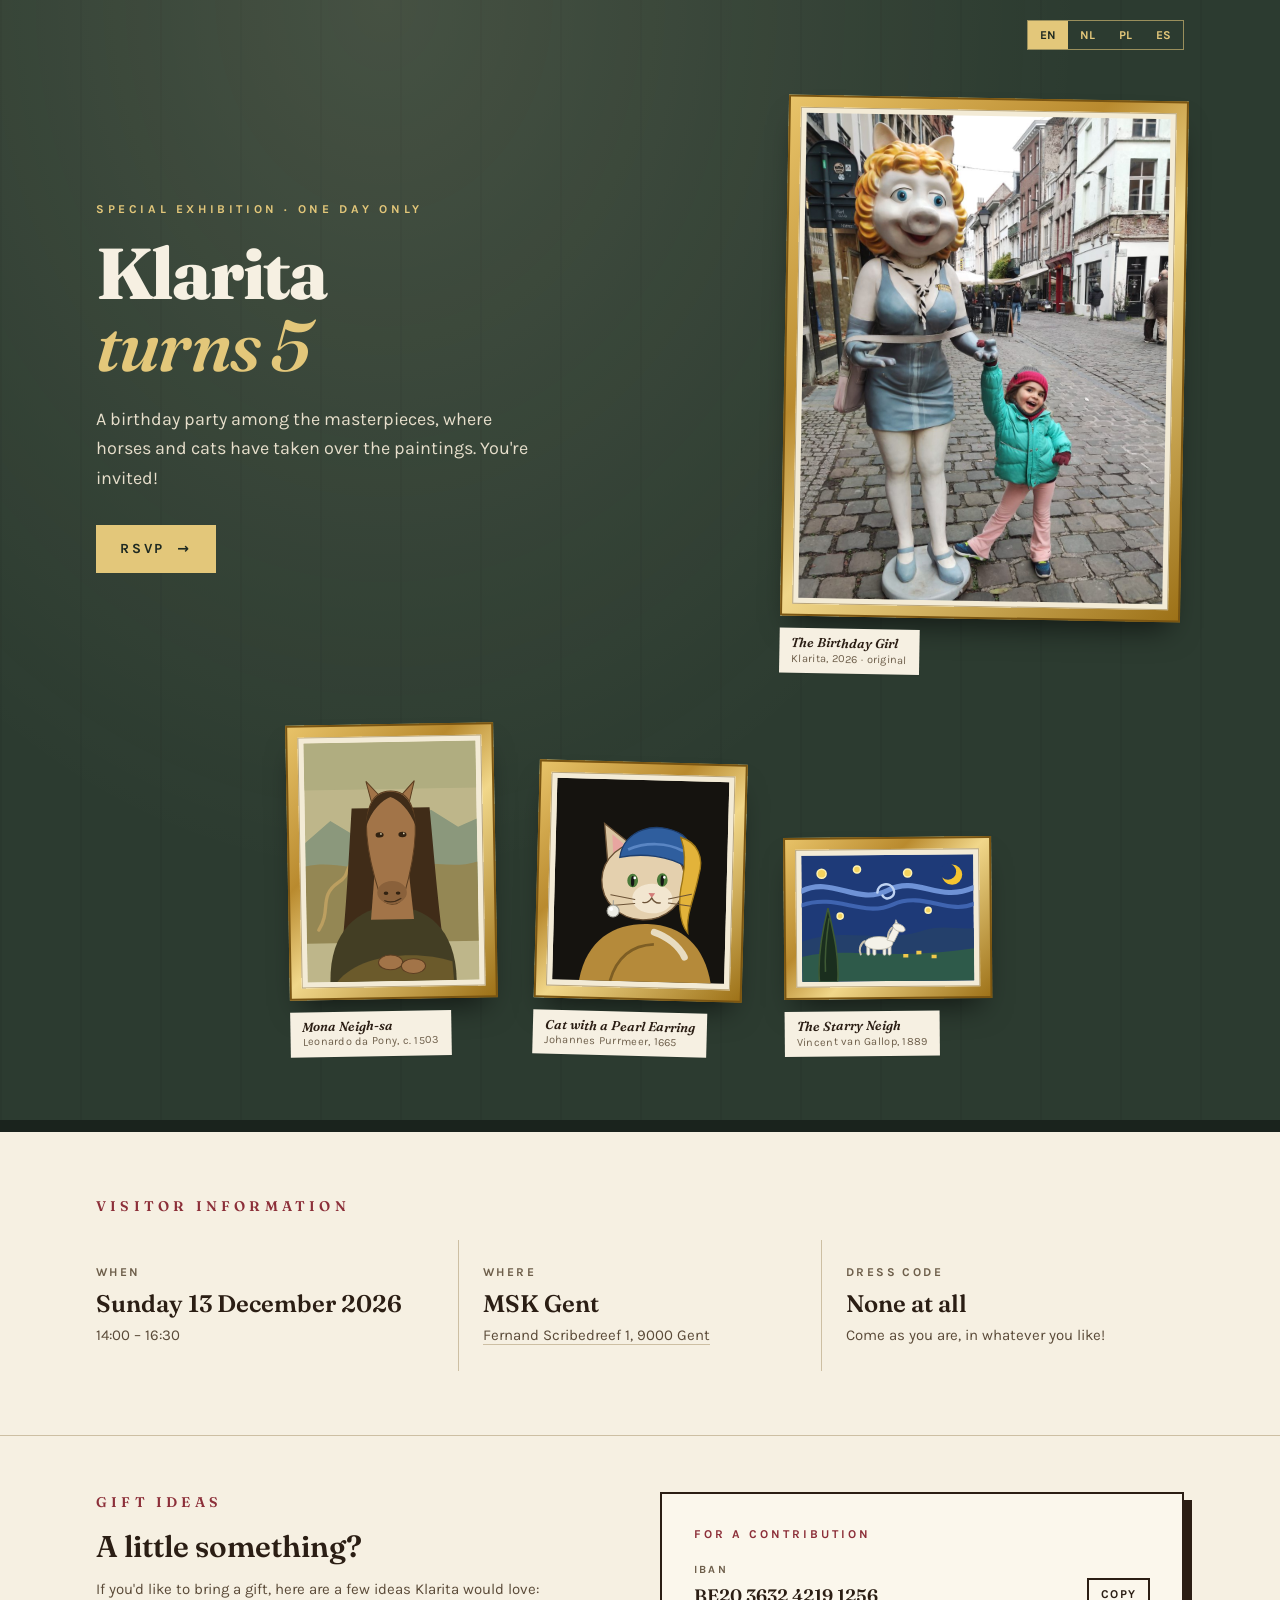
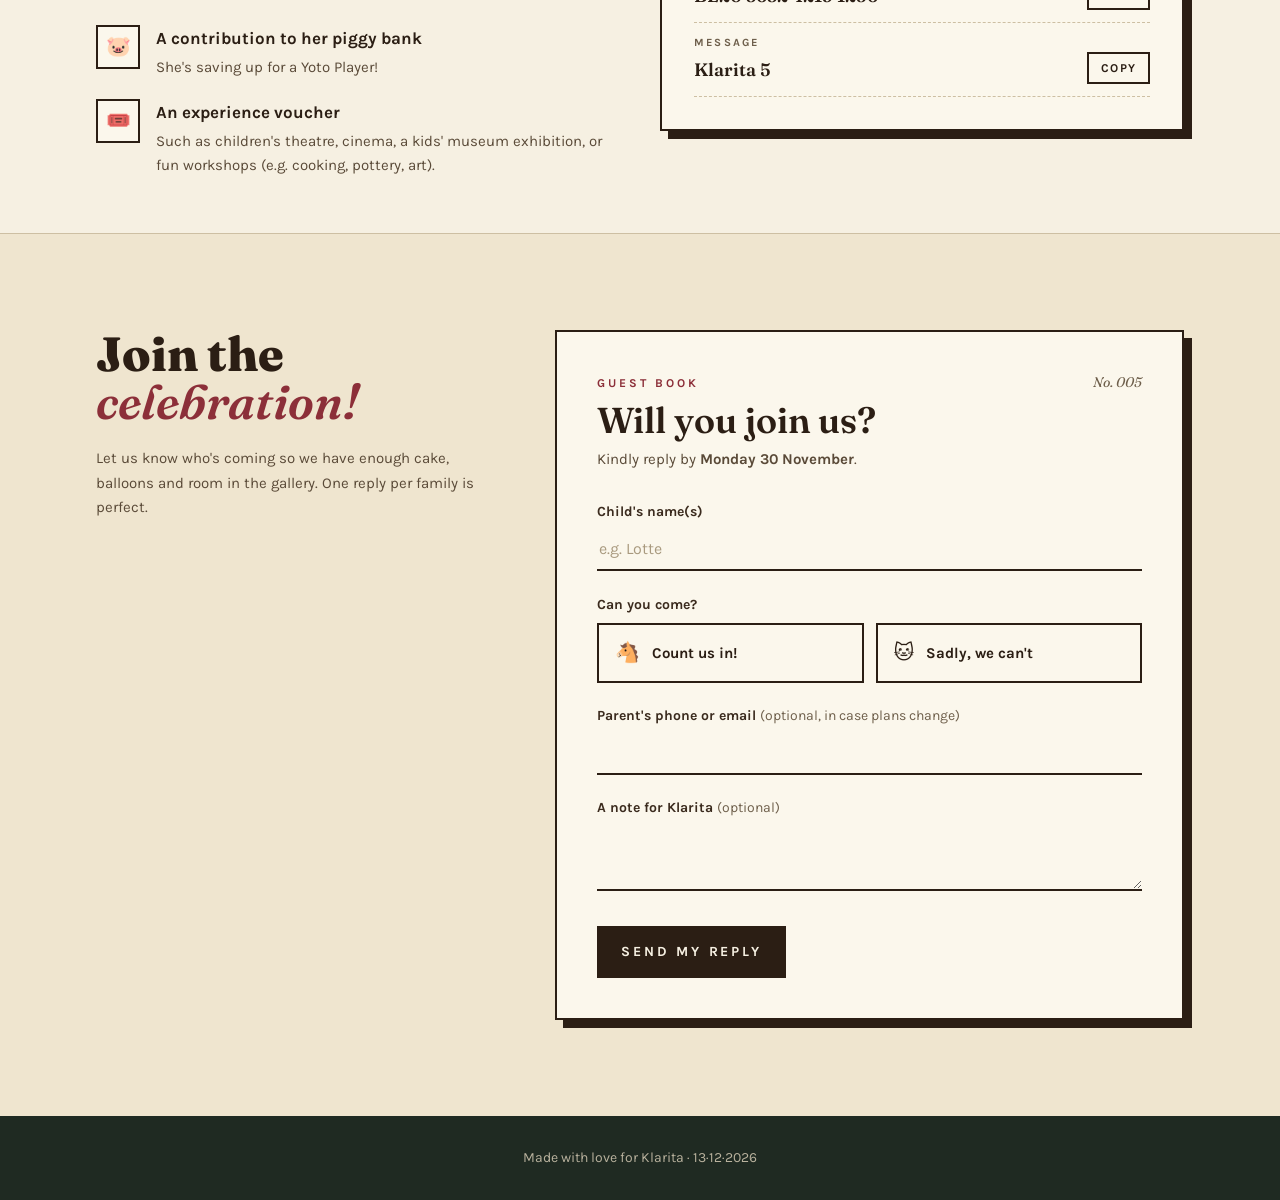
<file: klarita/index.html>
<!DOCTYPE html><html lang=en>
<meta charset=UTF-8>
<meta name=description content="Klarita's 5th birthday party at the museum — Sunday 13 December 2026. Please let us know if you can come.">
<meta property="og:type" content="website" />
    <meta property="og:url" content="https://diecasfranco.github.io/klarita/" />
    <meta property="og:title" content="Klarita turns 5 🎂 Sunday 13 December 2026" />
    <meta property="og:description" content="A museum birthday party with horses, cats and masterpieces. RSVP · Antwoord · Potwierdź · Confirmar" />
    <meta property="og:image" content="https://diecasfranco.github.io/klarita/preview4.jpg" />
    <meta property="og:image:type" content="image/jpeg" />
    <meta property="og:image:width" content="1200" />
    <meta property="og:image:height" content="630" />
    <meta property="og:image:alt" content="Klarita 5 — Klarita in a gold museum frame, Sunday 13 December 2026 at MSK Gent" />
    <meta name="twitter:card" content="summary_large_image" />
<style>*,:before,:after{box-sizing:border-box;border:0 solid #e5e7eb}:before,:after{--tw-content:""}html,:host{-webkit-text-size-adjust:100%;tab-size:4;font-feature-settings:normal;font-variation-settings:normal;-webkit-tap-highlight-color:transparent;font-family:ui-sans-serif,system-ui,sans-serif,Apple Color Emoji,Segoe UI Emoji,Segoe UI Symbol,Noto Color Emoji;line-height:1.5}body{line-height:inherit;margin:0}hr{height:0;color:inherit;border-top-width:1px}abbr:where([title]){text-decoration:underline dotted}h1,h2,h3,h4,h5,h6{font-size:inherit;font-weight:inherit}a{color:inherit;text-decoration:inherit}b,strong{font-weight:bolder}code,kbd,samp,pre{font-feature-settings:normal;font-variation-settings:normal;font-family:ui-monospace,SFMono-Regular,Menlo,Monaco,Consolas,Liberation Mono,Courier New,monospace;font-size:1em}small{font-size:80%}sub,sup{vertical-align:baseline;font-size:75%;line-height:0;position:relative}sub{bottom:-.25em}sup{top:-.5em}table{text-indent:0;border-color:inherit;border-collapse:collapse}button,input,optgroup,select,textarea{font-feature-settings:inherit;font-variation-settings:inherit;font-family:inherit;font-size:100%;font-weight:inherit;line-height:inherit;color:inherit;margin:0;padding:0}button,select{text-transform:none}button,[type=button],[type=reset],[type=submit]{-webkit-appearance:button;background-color:#0000;background-image:none}:-moz-focusring{outline:auto}:-moz-ui-invalid{box-shadow:none}progress{vertical-align:baseline}::-webkit-inner-spin-button{height:auto}::-webkit-outer-spin-button{height:auto}[type=search]{-webkit-appearance:textfield;outline-offset:-2px}::-webkit-search-decoration{-webkit-appearance:none}::-webkit-file-upload-button{-webkit-appearance:button;font:inherit}summary{display:list-item}blockquote,dl,dd,h1,h2,h3,h4,h5,h6,hr,figure,p,pre{margin:0}fieldset{margin:0;padding:0}legend{padding:0}ol,ul,menu{margin:0;padding:0;list-style:none}dialog{padding:0}textarea{resize:vertical}input::-moz-placeholder{opacity:1;color:#9ca3af}textarea::-moz-placeholder{opacity:1;color:#9ca3af}input::placeholder,textarea::placeholder{opacity:1;color:#9ca3af}button,[role=button]{cursor:pointer}:disabled{cursor:default}img,svg,video,canvas,audio,iframe,embed,object{vertical-align:middle;display:block}img,video{max-width:100%;height:auto}[hidden]{display:none}:root{--background:0 0% 100%;--foreground:0 0% 3.9%;--card:0 0% 100%;--card-foreground:0 0% 3.9%;--popover:0 0% 100%;--popover-foreground:0 0% 3.9%;--primary:0 0% 9%;--primary-foreground:0 0% 98%;--secondary:0 0% 96.1%;--secondary-foreground:0 0% 9%;--muted:0 0% 96.1%;--muted-foreground:0 0% 45.1%;--accent:0 0% 96.1%;--accent-foreground:0 0% 9%;--destructive:0 84.2% 60.2%;--destructive-foreground:0 0% 98%;--border:0 0% 89.8%;--input:0 0% 89.8%;--ring:0 0% 3.9%;--radius:.5rem}*{border-color:hsl(var(--border))}body{background-color:hsl(var(--background));color:hsl(var(--foreground))}*,:before,:after,::backdrop{--tw-border-spacing-x:0;--tw-border-spacing-y:0;--tw-translate-x:0;--tw-translate-y:0;--tw-rotate:0;--tw-skew-x:0;--tw-skew-y:0;--tw-scale-x:1;--tw-scale-y:1;--tw-pan-x: ;--tw-pan-y: ;--tw-pinch-zoom: ;--tw-scroll-snap-strictness:proximity;--tw-gradient-from-position: ;--tw-gradient-via-position: ;--tw-gradient-to-position: ;--tw-ordinal: ;--tw-slashed-zero: ;--tw-numeric-figure: ;--tw-numeric-spacing: ;--tw-numeric-fraction: ;--tw-ring-inset: ;--tw-ring-offset-width:0px;--tw-ring-offset-color:#fff;--tw-ring-color:#3b82f680;--tw-ring-offset-shadow:0 0 #0000;--tw-ring-shadow:0 0 #0000;--tw-shadow:0 0 #0000;--tw-shadow-colored:0 0 #0000;--tw-blur: ;--tw-brightness: ;--tw-contrast: ;--tw-grayscale: ;--tw-hue-rotate: ;--tw-invert: ;--tw-saturate: ;--tw-sepia: ;--tw-drop-shadow: ;--tw-backdrop-blur: ;--tw-backdrop-brightness: ;--tw-backdrop-contrast: ;--tw-backdrop-grayscale: ;--tw-backdrop-hue-rotate: ;--tw-backdrop-invert: ;--tw-backdrop-opacity: ;--tw-backdrop-saturate: ;--tw-backdrop-sepia: }.sr-only{clip:rect(0, 0, 0, 0);white-space:nowrap;border-width:0;width:1px;height:1px;margin:-1px;padding:0;position:absolute;overflow:hidden}.pointer-events-none{pointer-events:none}.pointer-events-auto{pointer-events:auto}.visible{visibility:visible}.invisible{visibility:hidden}.fixed{position:fixed}.absolute{position:absolute}.relative{position:relative}.inset-0{inset:0}.inset-x-0{left:0;right:0}.inset-y-0{top:0;bottom:0}.-bottom-12{bottom:-3rem}.-left-12{left:-3rem}.-right-12{right:-3rem}.-top-12{top:-3rem}.bottom-0{bottom:0}.left-0{left:0}.left-1\/2{left:50%}.left-2{left:.5rem}.left-\[50\%\]{left:50%}.right-0{right:0}.right-1{right:.25rem}.right-2{right:.5rem}.right-4{right:1rem}.top-0{top:0}.top-1{top:.25rem}.top-1\/2{top:50%}.top-4{top:1rem}.top-\[1px\]{top:1px}.top-\[50\%\]{top:50%}.top-\[60\%\]{top:60%}.top-full{top:100%}.z-10{z-index:10}.z-50{z-index:50}.z-\[100\]{z-index:100}.z-\[1\]{z-index:1}.-mx-1{margin-left:-.25rem;margin-right:-.25rem}.mx-auto{margin-left:auto;margin-right:auto}.my-1{margin-top:.25rem;margin-bottom:.25rem}.-ml-4{margin-left:-1rem}.-mt-4{margin-top:-1rem}.mb-1{margin-bottom:.25rem}.ml-1{margin-left:.25rem}.ml-auto{margin-left:auto}.mr-2{margin-right:.5rem}.mt-1{margin-top:.25rem}.mt-1\.5{margin-top:.375rem}.mt-2{margin-top:.5rem}.mt-24{margin-top:6rem}.mt-3{margin-top:.75rem}.mt-4{margin-top:1rem}.mt-5{margin-top:1.25rem}.mt-6{margin-top:1.5rem}.mt-7{margin-top:1.75rem}.mt-8{margin-top:2rem}.mt-auto{margin-top:auto}.block{display:block}.inline-block{display:inline-block}.flex{display:flex}.inline-flex{display:inline-flex}.table{display:table}.grid{display:grid}.hidden{display:none}.aspect-square{aspect-ratio:1}.size-4{width:1rem;height:1rem}.size-\[--cell-size\]{width:var(--cell-size);height:var(--cell-size)}.h-1{height:.25rem}.h-1\.5{height:.375rem}.h-10{height:2.5rem}.h-11{height:2.75rem}.h-2{height:.5rem}.h-2\.5{height:.625rem}.h-3{height:.75rem}.h-3\.5{height:.875rem}.h-4{height:1rem}.h-5{height:1.25rem}.h-8{height:2rem}.h-9{height:2.25rem}.h-\[--cell-size\]{height:var(--cell-size)}.h-\[1px\]{height:1px}.h-\[var\(--radix-navigation-menu-viewport-height\)\]{height:var(--radix-navigation-menu-viewport-height)}.h-\[var\(--radix-select-trigger-height\)\]{height:var(--radix-select-trigger-height)}.h-auto{height:auto}.h-full{height:100%}.h-px{height:1px}.max-h-\[--radix-context-menu-content-available-height\]{max-height:var(--radix-context-menu-content-available-height)}.max-h-\[--radix-select-content-available-height\]{max-height:var(--radix-select-content-available-height)}.max-h-\[300px\]{max-height:300px}.max-h-\[var\(--radix-dropdown-menu-content-available-height\)\]{max-height:var(--radix-dropdown-menu-content-available-height)}.max-h-screen{max-height:100vh}.min-h-\[60px\]{min-height:60px}.min-h-screen{min-height:100vh}.w-10{width:2.5rem}.w-11{width:2.75rem}.w-2{width:.5rem}.w-2\.5{width:.625rem}.w-3{width:.75rem}.w-3\.5{width:.875rem}.w-3\/4{width:75%}.w-4{width:1rem}.w-6{width:1.5rem}.w-64{width:16rem}.w-72{width:18rem}.w-8{width:2rem}.w-9{width:2.25rem}.w-\[--cell-size\]{width:var(--cell-size)}.w-\[100px\]{width:100px}.w-\[1px\]{width:1px}.w-fit{width:fit-content}.w-full{width:100%}.w-max{width:max-content}.w-px{width:1px}.min-w-0{min-width:0}.min-w-10{min-width:2.5rem}.min-w-8{min-width:2rem}.min-w-9{min-width:2.25rem}.min-w-\[--cell-size\]{min-width:var(--cell-size)}.min-w-\[12rem\]{min-width:12rem}.min-w-\[8rem\]{min-width:8rem}.min-w-\[var\(--radix-select-trigger-width\)\]{min-width:var(--radix-select-trigger-width)}.max-w-3xl{max-width:48rem}.max-w-6xl{max-width:72rem}.max-w-\[400px\]{max-width:400px}.max-w-lg{max-width:32rem}.max-w-max{max-width:max-content}.max-w-md{max-width:28rem}.max-w-sm{max-width:24rem}.flex-1{flex:1}.shrink-0{flex-shrink:0}.grow{flex-grow:1}.grow-0{flex-grow:0}.basis-full{flex-basis:100%}.caption-bottom{caption-side:bottom}.border-collapse{border-collapse:collapse}.origin-\[--radix-context-menu-content-transform-origin\]{transform-origin:var(--radix-context-menu-content-transform-origin)}.origin-\[--radix-dropdown-menu-content-transform-origin\]{transform-origin:var(--radix-dropdown-menu-content-transform-origin)}.origin-\[--radix-hover-card-content-transform-origin\]{transform-origin:var(--radix-hover-card-content-transform-origin)}.origin-\[--radix-menubar-content-transform-origin\]{transform-origin:var(--radix-menubar-content-transform-origin)}.origin-\[--radix-popover-content-transform-origin\]{transform-origin:var(--radix-popover-content-transform-origin)}.origin-\[--radix-select-content-transform-origin\]{transform-origin:var(--radix-select-content-transform-origin)}.origin-\[--radix-tooltip-content-transform-origin\]{transform-origin:var(--radix-tooltip-content-transform-origin)}.-translate-x-1\/2{--tw-translate-x:-50%;transform:translate(var(--tw-translate-x), var(--tw-translate-y)) rotate(var(--tw-rotate)) skewX(var(--tw-skew-x)) skewY(var(--tw-skew-y)) scaleX(var(--tw-scale-x)) scaleY(var(--tw-scale-y))}.-translate-y-1\/2{--tw-translate-y:-50%;transform:translate(var(--tw-translate-x), var(--tw-translate-y)) rotate(var(--tw-rotate)) skewX(var(--tw-skew-x)) skewY(var(--tw-skew-y)) scaleX(var(--tw-scale-x)) scaleY(var(--tw-scale-y))}.translate-x-\[-50\%\]{--tw-translate-x:-50%;transform:translate(var(--tw-translate-x), var(--tw-translate-y)) rotate(var(--tw-rotate)) skewX(var(--tw-skew-x)) skewY(var(--tw-skew-y)) scaleX(var(--tw-scale-x)) scaleY(var(--tw-scale-y))}.translate-y-\[-50\%\]{--tw-translate-y:-50%;transform:translate(var(--tw-translate-x), var(--tw-translate-y)) rotate(var(--tw-rotate)) skewX(var(--tw-skew-x)) skewY(var(--tw-skew-y)) scaleX(var(--tw-scale-x)) scaleY(var(--tw-scale-y))}.-rotate-1{--tw-rotate:-1deg;transform:translate(var(--tw-translate-x), var(--tw-translate-y)) rotate(var(--tw-rotate)) skewX(var(--tw-skew-x)) skewY(var(--tw-skew-y)) scaleX(var(--tw-scale-x)) scaleY(var(--tw-scale-y))}.rotate-45{--tw-rotate:45deg;transform:translate(var(--tw-translate-x), var(--tw-translate-y)) rotate(var(--tw-rotate)) skewX(var(--tw-skew-x)) skewY(var(--tw-skew-y)) scaleX(var(--tw-scale-x)) scaleY(var(--tw-scale-y))}.rotate-90{--tw-rotate:90deg;transform:translate(var(--tw-translate-x), var(--tw-translate-y)) rotate(var(--tw-rotate)) skewX(var(--tw-skew-x)) skewY(var(--tw-skew-y)) scaleX(var(--tw-scale-x)) scaleY(var(--tw-scale-y))}.rotate-\[-0\.5deg\]{--tw-rotate:-.5deg;transform:translate(var(--tw-translate-x), var(--tw-translate-y)) rotate(var(--tw-rotate)) skewX(var(--tw-skew-x)) skewY(var(--tw-skew-y)) scaleX(var(--tw-scale-x)) scaleY(var(--tw-scale-y))}.rotate-\[1\.5deg\]{--tw-rotate:1.5deg;transform:translate(var(--tw-translate-x), var(--tw-translate-y)) rotate(var(--tw-rotate)) skewX(var(--tw-skew-x)) skewY(var(--tw-skew-y)) scaleX(var(--tw-scale-x)) scaleY(var(--tw-scale-y))}.rotate-\[1deg\]{--tw-rotate:1deg;transform:translate(var(--tw-translate-x), var(--tw-translate-y)) rotate(var(--tw-rotate)) skewX(var(--tw-skew-x)) skewY(var(--tw-skew-y)) scaleX(var(--tw-scale-x)) scaleY(var(--tw-scale-y))}.transform{transform:translate(var(--tw-translate-x), var(--tw-translate-y)) rotate(var(--tw-rotate)) skewX(var(--tw-skew-x)) skewY(var(--tw-skew-y)) scaleX(var(--tw-scale-x)) scaleY(var(--tw-scale-y))}@keyframes pulse{50%{opacity:.5}}.animate-pulse{animation:2s cubic-bezier(.4,0,.6,1) infinite pulse}.cursor-default{cursor:default}.cursor-pointer{cursor:pointer}.touch-none{touch-action:none}.select-none{-webkit-user-select:none;user-select:none}.resize-y{resize:vertical}.list-none{list-style-type:none}.grid-cols-1{grid-template-columns:repeat(1,minmax(0,1fr))}.grid-cols-3{grid-template-columns:repeat(3,minmax(0,1fr))}.flex-col{flex-direction:column}.flex-col-reverse{flex-direction:column-reverse}.flex-wrap{flex-wrap:wrap}.items-start{align-items:flex-start}.items-end{align-items:flex-end}.items-center{align-items:center}.items-baseline{align-items:baseline}.justify-end{justify-content:flex-end}.justify-center{justify-content:center}.justify-between{justify-content:space-between}.gap-1{gap:.25rem}.gap-1\.5{gap:.375rem}.gap-10{gap:2.5rem}.gap-2{gap:.5rem}.gap-3{gap:.75rem}.gap-4{gap:1rem}.gap-px{gap:1px}.space-x-1>:not([hidden])~:not([hidden]){--tw-space-x-reverse:0;margin-right:calc(.25rem * var(--tw-space-x-reverse));margin-left:calc(.25rem * calc(1 - var(--tw-space-x-reverse)))}.space-x-2>:not([hidden])~:not([hidden]){--tw-space-x-reverse:0;margin-right:calc(.5rem * var(--tw-space-x-reverse));margin-left:calc(.5rem * calc(1 - var(--tw-space-x-reverse)))}.space-y-1>:not([hidden])~:not([hidden]){--tw-space-y-reverse:0;margin-top:calc(.25rem * calc(1 - var(--tw-space-y-reverse)));margin-bottom:calc(.25rem * var(--tw-space-y-reverse))}.space-y-1\.5>:not([hidden])~:not([hidden]){--tw-space-y-reverse:0;margin-top:calc(.375rem * calc(1 - var(--tw-space-y-reverse)));margin-bottom:calc(.375rem * var(--tw-space-y-reverse))}.space-y-2>:not([hidden])~:not([hidden]){--tw-space-y-reverse:0;margin-top:calc(.5rem * calc(1 - var(--tw-space-y-reverse)));margin-bottom:calc(.5rem * var(--tw-space-y-reverse))}.space-y-5>:not([hidden])~:not([hidden]){--tw-space-y-reverse:0;margin-top:calc(1.25rem * calc(1 - var(--tw-space-y-reverse)));margin-bottom:calc(1.25rem * var(--tw-space-y-reverse))}.overflow-auto{overflow:auto}.overflow-hidden{overflow:hidden}.overflow-y-auto{overflow-y:auto}.overflow-x-hidden{overflow-x:hidden}.whitespace-nowrap{white-space:nowrap}.break-words{overflow-wrap:break-word}.rounded-\[inherit\]{border-radius:inherit}.rounded-full{border-radius:9999px}.rounded-lg{border-radius:var(--radius)}.rounded-md{border-radius:calc(var(--radius) - 2px)}.rounded-none{border-radius:0}.rounded-sm{border-radius:calc(var(--radius) - 4px)}.rounded-xl{border-radius:.75rem}.rounded-l-md{border-top-left-radius:calc(var(--radius) - 2px);border-bottom-left-radius:calc(var(--radius) - 2px)}.rounded-r-md{border-top-right-radius:calc(var(--radius) - 2px);border-bottom-right-radius:calc(var(--radius) - 2px)}.rounded-t-\[10px\]{border-top-left-radius:10px;border-top-right-radius:10px}.rounded-tl-sm{border-top-left-radius:calc(var(--radius) - 4px)}.border{border-width:1px}.border-2{border-width:2px}.border-b{border-bottom-width:1px}.border-l{border-left-width:1px}.border-l-4{border-left-width:4px}.border-r{border-right-width:1px}.border-t{border-top-width:1px}.border-dashed{border-style:dashed}.border-\[\#2B1E14\]{--tw-border-opacity:1;border-color:rgb(43 30 20/var(--tw-border-opacity))}.border-\[\#8C2F39\]{--tw-border-opacity:1;border-color:rgb(140 47 57/var(--tw-border-opacity))}.border-\[\#CDBFA3\]{--tw-border-opacity:1;border-color:rgb(205 191 163/var(--tw-border-opacity))}.border-\[\#E3C77A\]\/60{border-color:#e3c77a99}.border-destructive{border-color:hsl(var(--destructive))}.border-destructive\/50{border-color:hsl(var(--destructive) / .5)}.border-input{border-color:hsl(var(--input))}.border-primary{border-color:hsl(var(--primary))}.border-primary\/50{border-color:hsl(var(--primary) / .5)}.border-transparent{border-color:#0000}.border-l-transparent{border-left-color:#0000}.border-t-transparent{border-top-color:#0000}.bg-\[\#1A231D\]{--tw-bg-opacity:1;background-color:rgb(26 35 29/var(--tw-bg-opacity))}.bg-\[\#1F2A22\]{--tw-bg-opacity:1;background-color:rgb(31 42 34/var(--tw-bg-opacity))}.bg-\[\#2B1E14\]{--tw-bg-opacity:1;background-color:rgb(43 30 20/var(--tw-bg-opacity))}.bg-\[\#8C2F39\]{--tw-bg-opacity:1;background-color:rgb(140 47 57/var(--tw-bg-opacity))}.bg-\[\#CDBFA3\]{--tw-bg-opacity:1;background-color:rgb(205 191 163/var(--tw-bg-opacity))}.bg-\[\#E3C77A\]{--tw-bg-opacity:1;background-color:rgb(227 199 122/var(--tw-bg-opacity))}.bg-\[\#EFE5CF\]{--tw-bg-opacity:1;background-color:rgb(239 229 207/var(--tw-bg-opacity))}.bg-\[\#F3E0DC\]{--tw-bg-opacity:1;background-color:rgb(243 224 220/var(--tw-bg-opacity))}.bg-\[\#F6F0E2\]{--tw-bg-opacity:1;background-color:rgb(246 240 226/var(--tw-bg-opacity))}.bg-\[\#FBF7EC\]{--tw-bg-opacity:1;background-color:rgb(251 247 236/var(--tw-bg-opacity))}.bg-accent{background-color:hsl(var(--accent))}.bg-background{background-color:hsl(var(--background))}.bg-black\/80{background-color:#000c}.bg-border{background-color:hsl(var(--border))}.bg-card{background-color:hsl(var(--card))}.bg-destructive{background-color:hsl(var(--destructive))}.bg-muted{background-color:hsl(var(--muted))}.bg-muted\/50{background-color:hsl(var(--muted) / .5)}.bg-popover{background-color:hsl(var(--popover))}.bg-primary{background-color:hsl(var(--primary))}.bg-primary\/10{background-color:hsl(var(--primary) / .1)}.bg-primary\/20{background-color:hsl(var(--primary) / .2)}.bg-secondary{background-color:hsl(var(--secondary))}.bg-transparent{background-color:#0000}.fill-current{fill:currentColor}.fill-primary{fill:hsl(var(--primary))}.p-0{padding:0}.p-1{padding:.25rem}.p-2{padding:.5rem}.p-3{padding:.75rem}.p-4{padding:1rem}.p-6{padding:1.5rem}.p-7{padding:1.75rem}.p-\[1px\]{padding:1px}.px-1{padding-left:.25rem;padding-right:.25rem}.px-1\.5{padding-left:.375rem;padding-right:.375rem}.px-2{padding-left:.5rem;padding-right:.5rem}.px-2\.5{padding-left:.625rem;padding-right:.625rem}.px-3{padding-left:.75rem;padding-right:.75rem}.px-4{padding-left:1rem;padding-right:1rem}.px-5{padding-left:1.25rem;padding-right:1.25rem}.px-6{padding-left:1.5rem;padding-right:1.5rem}.px-8{padding-left:2rem;padding-right:2rem}.px-\[--cell-size\]{padding-left:var(--cell-size);padding-right:var(--cell-size)}.py-0{padding-top:0;padding-bottom:0}.py-0\.5{padding-top:.125rem;padding-bottom:.125rem}.py-1{padding-top:.25rem;padding-bottom:.25rem}.py-1\.5{padding-top:.375rem;padding-bottom:.375rem}.py-14{padding-top:3.5rem;padding-bottom:3.5rem}.py-16{padding-top:4rem;padding-bottom:4rem}.py-2{padding-top:.5rem;padding-bottom:.5rem}.py-3{padding-top:.75rem;padding-bottom:.75rem}.py-3\.5{padding-top:.875rem;padding-bottom:.875rem}.py-4{padding-top:1rem;padding-bottom:1rem}.py-6{padding-top:1.5rem;padding-bottom:1.5rem}.py-8{padding-top:2rem;padding-bottom:2rem}.pb-14{padding-bottom:3.5rem}.pb-4{padding-bottom:1rem}.pl-2{padding-left:.5rem}.pl-4{padding-left:1rem}.pl-8{padding-left:2rem}.pr-1{padding-right:.25rem}.pr-2{padding-right:.5rem}.pr-6{padding-right:1.5rem}.pr-8{padding-right:2rem}.pt-0{padding-top:0}.pt-0\.5{padding-top:.125rem}.pt-12{padding-top:3rem}.pt-4{padding-top:1rem}.pt-5{padding-top:1.25rem}.pt-6{padding-top:1.5rem}.text-left{text-align:left}.text-center{text-align:center}.align-middle{vertical-align:middle}.font-body{font-family:Karla,system-ui,sans-serif}.font-display{font-family:Fraunces,Georgia,serif}.text-2xl{font-size:1.5rem;line-height:2rem}.text-3xl{font-size:1.875rem;line-height:2.25rem}.text-4xl{font-size:2.25rem;line-height:2.5rem}.text-\[0\.8rem\]{font-size:.8rem}.text-\[11px\]{font-size:11px}.text-\[13px\]{font-size:13px}.text-\[15px\]{font-size:15px}.text-\[17px\]{font-size:17px}.text-\[3\.4rem\]{font-size:3.4rem}.text-base{font-size:1rem;line-height:1.5rem}.text-lg{font-size:1.125rem;line-height:1.75rem}.text-sm{font-size:.875rem;line-height:1.25rem}.text-xl{font-size:1.25rem;line-height:1.75rem}.text-xs{font-size:.75rem;line-height:1rem}.font-bold{font-weight:700}.font-extrabold{font-weight:800}.font-medium{font-weight:500}.font-normal{font-weight:400}.font-semibold{font-weight:600}.uppercase{text-transform:uppercase}.italic{font-style:italic}.tabular-nums{--tw-numeric-spacing:tabular-nums;font-variant-numeric:var(--tw-ordinal) var(--tw-slashed-zero) var(--tw-numeric-figure) var(--tw-numeric-spacing) var(--tw-numeric-fraction)}.leading-\[0\.95\]{line-height:.95}.leading-none{line-height:1}.leading-relaxed{line-height:1.625}.leading-snug{line-height:1.375}.leading-tight{line-height:1.25}.tracking-\[0\.25em\]{letter-spacing:.25em}.tracking-\[0\.2em\]{letter-spacing:.2em}.tracking-\[0\.3em\]{letter-spacing:.3em}.tracking-tight{letter-spacing:-.025em}.tracking-wide{letter-spacing:.025em}.tracking-widest{letter-spacing:.1em}.text-\[\#1F2A22\]{--tw-text-opacity:1;color:rgb(31 42 34/var(--tw-text-opacity))}.text-\[\#2B1E14\]{--tw-text-opacity:1;color:rgb(43 30 20/var(--tw-text-opacity))}.text-\[\#3B2B1E\]{--tw-text-opacity:1;color:rgb(59 43 30/var(--tw-text-opacity))}.text-\[\#5A4A38\]{--tw-text-opacity:1;color:rgb(90 74 56/var(--tw-text-opacity))}.text-\[\#5E1F27\]{--tw-text-opacity:1;color:rgb(94 31 39/var(--tw-text-opacity))}.text-\[\#6E5F4B\]{--tw-text-opacity:1;color:rgb(110 95 75/var(--tw-text-opacity))}.text-\[\#8C2F39\]{--tw-text-opacity:1;color:rgb(140 47 57/var(--tw-text-opacity))}.text-\[\#B9B29E\]{--tw-text-opacity:1;color:rgb(185 178 158/var(--tw-text-opacity))}.text-\[\#E3C77A\]{--tw-text-opacity:1;color:rgb(227 199 122/var(--tw-text-opacity))}.text-\[\#E6DECB\]{--tw-text-opacity:1;color:rgb(230 222 203/var(--tw-text-opacity))}.text-\[\#F6F0E2\]{--tw-text-opacity:1;color:rgb(246 240 226/var(--tw-text-opacity))}.text-accent-foreground{color:hsl(var(--accent-foreground))}.text-card-foreground{color:hsl(var(--card-foreground))}.text-current{color:currentColor}.text-destructive{color:hsl(var(--destructive))}.text-destructive-foreground{color:hsl(var(--destructive-foreground))}.text-foreground{color:hsl(var(--foreground))}.text-foreground\/50{color:hsl(var(--foreground) / .5)}.text-muted-foreground{color:hsl(var(--muted-foreground))}.text-popover-foreground{color:hsl(var(--popover-foreground))}.text-primary{color:hsl(var(--primary))}.text-primary-foreground{color:hsl(var(--primary-foreground))}.text-secondary-foreground{color:hsl(var(--secondary-foreground))}.underline{text-decoration-line:underline}.decoration-\[\#CDBFA3\]{text-decoration-color:#cdbfa3}.underline-offset-4{text-underline-offset:4px}.opacity-0{opacity:0}.opacity-50{opacity:.5}.opacity-60{opacity:.6}.opacity-70{opacity:.7}.opacity-90{opacity:.9}.shadow{--tw-shadow:0 1px 3px 0 #0000001a, 0 1px 2px -1px #0000001a;--tw-shadow-colored:0 1px 3px 0 var(--tw-shadow-color), 0 1px 2px -1px var(--tw-shadow-color);box-shadow:var(--tw-ring-offset-shadow,0 0 #0000), var(--tw-ring-shadow,0 0 #0000), var(--tw-shadow)}.shadow-lg{--tw-shadow:0 10px 15px -3px #0000001a, 0 4px 6px -4px #0000001a;--tw-shadow-colored:0 10px 15px -3px var(--tw-shadow-color), 0 4px 6px -4px var(--tw-shadow-color);box-shadow:var(--tw-ring-offset-shadow,0 0 #0000), var(--tw-ring-shadow,0 0 #0000), var(--tw-shadow)}.shadow-md{--tw-shadow:0 4px 6px -1px #0000001a, 0 2px 4px -2px #0000001a;--tw-shadow-colored:0 4px 6px -1px var(--tw-shadow-color), 0 2px 4px -2px var(--tw-shadow-color);box-shadow:var(--tw-ring-offset-shadow,0 0 #0000), var(--tw-ring-shadow,0 0 #0000), var(--tw-shadow)}.shadow-sm{--tw-shadow:0 1px 2px 0 #0000000d;--tw-shadow-colored:0 1px 2px 0 var(--tw-shadow-color);box-shadow:var(--tw-ring-offset-shadow,0 0 #0000), var(--tw-ring-shadow,0 0 #0000), var(--tw-shadow)}.outline-none{outline-offset:2px;outline:2px solid #0000}.outline{outline-style:solid}.ring-0{--tw-ring-offset-shadow:var(--tw-ring-inset) 0 0 0 var(--tw-ring-offset-width) var(--tw-ring-offset-color);--tw-ring-shadow:var(--tw-ring-inset) 0 0 0 calc(0px + var(--tw-ring-offset-width)) var(--tw-ring-color);box-shadow:var(--tw-ring-offset-shadow), var(--tw-ring-shadow), var(--tw-shadow,0 0 #0000)}.ring-offset-background{--tw-ring-offset-color:hsl(var(--background))}.filter{filter:var(--tw-blur) var(--tw-brightness) var(--tw-contrast) var(--tw-grayscale) var(--tw-hue-rotate) var(--tw-invert) var(--tw-saturate) var(--tw-sepia) var(--tw-drop-shadow)}.transition{transition-property:color,background-color,border-color,text-decoration-color,fill,stroke,opacity,box-shadow,transform,filter,backdrop-filter;transition-duration:.15s;transition-timing-function:cubic-bezier(.4,0,.2,1)}.transition-all{transition-property:all;transition-duration:.15s;transition-timing-function:cubic-bezier(.4,0,.2,1)}.transition-colors{transition-property:color,background-color,border-color,text-decoration-color,fill,stroke;transition-duration:.15s;transition-timing-function:cubic-bezier(.4,0,.2,1)}.transition-opacity{transition-property:opacity;transition-duration:.15s;transition-timing-function:cubic-bezier(.4,0,.2,1)}.transition-transform{transition-property:transform;transition-duration:.15s;transition-timing-function:cubic-bezier(.4,0,.2,1)}.duration-200{transition-duration:.2s}.duration-300{transition-duration:.3s}.ease-in-out{transition-timing-function:cubic-bezier(.4,0,.2,1)}@keyframes enter{0%{opacity:var(--tw-enter-opacity,1);transform:translate3d(var(--tw-enter-translate-x,0), var(--tw-enter-translate-y,0), 0) scale3d(var(--tw-enter-scale,1), var(--tw-enter-scale,1), var(--tw-enter-scale,1)) rotate(var(--tw-enter-rotate,0))}}@keyframes exit{to{opacity:var(--tw-exit-opacity,1);transform:translate3d(var(--tw-exit-translate-x,0), var(--tw-exit-translate-y,0), 0) scale3d(var(--tw-exit-scale,1), var(--tw-exit-scale,1), var(--tw-exit-scale,1)) rotate(var(--tw-exit-rotate,0))}}.animate-in{--tw-enter-opacity:initial;--tw-enter-scale:initial;--tw-enter-rotate:initial;--tw-enter-translate-x:initial;--tw-enter-translate-y:initial;animation-name:enter;animation-duration:.15s}.fade-in-0{--tw-enter-opacity:0}.zoom-in-95{--tw-enter-scale:.95}.duration-200{animation-duration:.2s}.duration-300{animation-duration:.3s}.ease-in-out{animation-timing-function:cubic-bezier(.4,0,.2,1)}.\[--cell-size\:2rem\]{--cell-size:2rem}html{scroll-behavior:smooth}body{-webkit-font-smoothing:antialiased;background:#f6f0e2}.wall{background-color:#2c3b30;background-image:radial-gradient(at 30% 0,#fff0c81f,#0000 55%),repeating-linear-gradient(90deg,#0000000d 0 2px,#0000 2px 80px)}.frame{background:linear-gradient(135deg,#e9c46a 0%,#b98a2e 35%,#f1d78a 55%,#9c7016 100%);padding:12px;box-shadow:0 18px 30px -12px #0009,inset 0 0 0 2px #7a5512}.frame-inner{background:#f3ebd6;padding:6px;box-shadow:inset 0 0 0 1px #b9a57a}.ticket{background:#fbf7ec;border:2px solid #2b1e14;position:relative;box-shadow:8px 8px #2b1e14}.field{color:#2b1e14;background:0 0;border:0;border-bottom:2px solid #2b1e14;outline:none;width:100%;padding:8px 2px;font-size:16px}.field:focus{background:#f3ebd6;border-bottom-color:#8c2f39}.field::placeholder{color:#a8997e}@media (width<=639px){.paint-row .frame{padding:5px}.paint-row .frame-inner{padding:3px}.paint-row figcaption{padding:4px 6px}.paint-row figcaption span:first-child{font-size:10px}.paint-row figcaption span:last-child{display:none}}.file\:border-0::file-selector-button{border-width:0}.file\:bg-transparent::file-selector-button{background-color:#0000}.file\:text-sm::file-selector-button{font-size:.875rem;line-height:1.25rem}.file\:font-medium::file-selector-button{font-weight:500}.file\:text-foreground::file-selector-button{color:hsl(var(--foreground))}.placeholder\:text-muted-foreground::placeholder{color:hsl(var(--muted-foreground))}.after\:absolute:after{content:var(--tw-content);position:absolute}.after\:inset-y-0:after{content:var(--tw-content);top:0;bottom:0}.after\:left-1\/2:after{content:var(--tw-content);left:50%}.after\:w-1:after{content:var(--tw-content);width:.25rem}.after\:-translate-x-1\/2:after{content:var(--tw-content);--tw-translate-x:-50%;transform:translate(var(--tw-translate-x), var(--tw-translate-y)) rotate(var(--tw-rotate)) skewX(var(--tw-skew-x)) skewY(var(--tw-skew-y)) scaleX(var(--tw-scale-x)) scaleY(var(--tw-scale-y))}.hover\:bg-\[\#2B1E14\]:hover{--tw-bg-opacity:1;background-color:rgb(43 30 20/var(--tw-bg-opacity))}.hover\:bg-\[\#8C2F39\]:hover{--tw-bg-opacity:1;background-color:rgb(140 47 57/var(--tw-bg-opacity))}.hover\:bg-\[\#E3C77A\]\/15:hover{background-color:#e3c77a26}.hover\:bg-\[\#EFE5CF\]:hover{--tw-bg-opacity:1;background-color:rgb(239 229 207/var(--tw-bg-opacity))}.hover\:bg-\[\#F6F0E2\]:hover{--tw-bg-opacity:1;background-color:rgb(246 240 226/var(--tw-bg-opacity))}.hover\:bg-accent:hover{background-color:hsl(var(--accent))}.hover\:bg-destructive\/80:hover{background-color:hsl(var(--destructive) / .8)}.hover\:bg-destructive\/90:hover{background-color:hsl(var(--destructive) / .9)}.hover\:bg-muted:hover{background-color:hsl(var(--muted))}.hover\:bg-muted\/50:hover{background-color:hsl(var(--muted) / .5)}.hover\:bg-primary\/80:hover{background-color:hsl(var(--primary) / .8)}.hover\:bg-primary\/90:hover{background-color:hsl(var(--primary) / .9)}.hover\:bg-secondary:hover{background-color:hsl(var(--secondary))}.hover\:bg-secondary\/80:hover{background-color:hsl(var(--secondary) / .8)}.hover\:text-\[\#8C2F39\]:hover{--tw-text-opacity:1;color:rgb(140 47 57/var(--tw-text-opacity))}.hover\:text-\[\#F6F0E2\]:hover{--tw-text-opacity:1;color:rgb(246 240 226/var(--tw-text-opacity))}.hover\:text-accent-foreground:hover{color:hsl(var(--accent-foreground))}.hover\:text-foreground:hover{color:hsl(var(--foreground))}.hover\:text-muted-foreground:hover{color:hsl(var(--muted-foreground))}.hover\:underline:hover{text-decoration-line:underline}.hover\:opacity-100:hover{opacity:1}.focus\:bg-accent:focus{background-color:hsl(var(--accent))}.focus\:text-accent-foreground:focus{color:hsl(var(--accent-foreground))}.focus\:opacity-100:focus{opacity:1}.focus\:outline-none:focus{outline-offset:2px;outline:2px solid #0000}.focus\:ring-1:focus{--tw-ring-offset-shadow:var(--tw-ring-inset) 0 0 0 var(--tw-ring-offset-width) var(--tw-ring-offset-color);--tw-ring-shadow:var(--tw-ring-inset) 0 0 0 calc(1px + var(--tw-ring-offset-width)) var(--tw-ring-color);box-shadow:var(--tw-ring-offset-shadow), var(--tw-ring-shadow), var(--tw-shadow,0 0 #0000)}.focus\:ring-2:focus{--tw-ring-offset-shadow:var(--tw-ring-inset) 0 0 0 var(--tw-ring-offset-width) var(--tw-ring-offset-color);--tw-ring-shadow:var(--tw-ring-inset) 0 0 0 calc(2px + var(--tw-ring-offset-width)) var(--tw-ring-color);box-shadow:var(--tw-ring-offset-shadow), var(--tw-ring-shadow), var(--tw-shadow,0 0 #0000)}.focus\:ring-ring:focus{--tw-ring-color:hsl(var(--ring))}.focus\:ring-offset-2:focus{--tw-ring-offset-width:2px}.focus-visible\:outline-none:focus-visible{outline-offset:2px;outline:2px solid #0000}.focus-visible\:ring-1:focus-visible{--tw-ring-offset-shadow:var(--tw-ring-inset) 0 0 0 var(--tw-ring-offset-width) var(--tw-ring-offset-color);--tw-ring-shadow:var(--tw-ring-inset) 0 0 0 calc(1px + var(--tw-ring-offset-width)) var(--tw-ring-color);box-shadow:var(--tw-ring-offset-shadow), var(--tw-ring-shadow), var(--tw-shadow,0 0 #0000)}.focus-visible\:ring-2:focus-visible{--tw-ring-offset-shadow:var(--tw-ring-inset) 0 0 0 var(--tw-ring-offset-width) var(--tw-ring-offset-color);--tw-ring-shadow:var(--tw-ring-inset) 0 0 0 calc(2px + var(--tw-ring-offset-width)) var(--tw-ring-color);box-shadow:var(--tw-ring-offset-shadow), var(--tw-ring-shadow), var(--tw-shadow,0 0 #0000)}.focus-visible\:ring-ring:focus-visible{--tw-ring-color:hsl(var(--ring))}.focus-visible\:ring-offset-1:focus-visible{--tw-ring-offset-width:1px}.focus-visible\:ring-offset-2:focus-visible{--tw-ring-offset-width:2px}.focus-visible\:ring-offset-background:focus-visible{--tw-ring-offset-color:hsl(var(--background))}.disabled\:pointer-events-none:disabled{pointer-events:none}.disabled\:cursor-not-allowed:disabled{cursor:not-allowed}.disabled\:opacity-30:disabled{opacity:.3}.disabled\:opacity-50:disabled{opacity:.5}.disabled\:opacity-60:disabled{opacity:.6}.group:hover .group-hover\:opacity-100{opacity:1}.group.destructive .group-\[\.destructive\]\:border-muted\/40{border-color:hsl(var(--muted) / .4)}.group.toaster .group-\[\.toaster\]\:border-border{border-color:hsl(var(--border))}.group.toast .group-\[\.toast\]\:bg-muted{background-color:hsl(var(--muted))}.group.toast .group-\[\.toast\]\:bg-primary{background-color:hsl(var(--primary))}.group.toaster .group-\[\.toaster\]\:bg-background{background-color:hsl(var(--background))}.group.destructive .group-\[\.destructive\]\:text-red-300{--tw-text-opacity:1;color:rgb(252 165 165/var(--tw-text-opacity))}.group.toast .group-\[\.toast\]\:text-muted-foreground{color:hsl(var(--muted-foreground))}.group.toast .group-\[\.toast\]\:text-primary-foreground{color:hsl(var(--primary-foreground))}.group.toaster .group-\[\.toaster\]\:text-foreground{color:hsl(var(--foreground))}.group.toaster .group-\[\.toaster\]\:shadow-lg{--tw-shadow:0 10px 15px -3px #0000001a, 0 4px 6px -4px #0000001a;--tw-shadow-colored:0 10px 15px -3px var(--tw-shadow-color), 0 4px 6px -4px var(--tw-shadow-color);box-shadow:var(--tw-ring-offset-shadow,0 0 #0000), var(--tw-ring-shadow,0 0 #0000), var(--tw-shadow)}.group.destructive .group-\[\.destructive\]\:hover\:border-destructive\/30:hover{border-color:hsl(var(--destructive) / .3)}.group.destructive .group-\[\.destructive\]\:hover\:bg-destructive:hover{background-color:hsl(var(--destructive))}.group.destructive .group-\[\.destructive\]\:hover\:text-destructive-foreground:hover{color:hsl(var(--destructive-foreground))}.group.destructive .group-\[\.destructive\]\:hover\:text-red-50:hover{--tw-text-opacity:1;color:rgb(254 242 242/var(--tw-text-opacity))}.group.destructive .group-\[\.destructive\]\:focus\:ring-destructive:focus{--tw-ring-color:hsl(var(--destructive))}.group.destructive .group-\[\.destructive\]\:focus\:ring-red-400:focus{--tw-ring-opacity:1;--tw-ring-color:rgb(248 113 113/var(--tw-ring-opacity))}.group.destructive .group-\[\.destructive\]\:focus\:ring-offset-red-600:focus{--tw-ring-offset-color:#dc2626}.peer:disabled~.peer-disabled\:cursor-not-allowed{cursor:not-allowed}.peer:disabled~.peer-disabled\:opacity-70{opacity:.7}.aria-disabled\:opacity-50[aria-disabled=true]{opacity:.5}.aria-selected\:text-muted-foreground[aria-selected=true]{color:hsl(var(--muted-foreground))}.data-\[disabled\=true\]\:pointer-events-none[data-disabled=true],.data-\[disabled\]\:pointer-events-none[data-disabled]{pointer-events:none}.data-\[panel-group-direction\=vertical\]\:h-px[data-panel-group-direction=vertical]{height:1px}.data-\[panel-group-direction\=vertical\]\:w-full[data-panel-group-direction=vertical]{width:100%}.data-\[side\=bottom\]\:translate-y-1[data-side=bottom]{--tw-translate-y:.25rem;transform:translate(var(--tw-translate-x), var(--tw-translate-y)) rotate(var(--tw-rotate)) skewX(var(--tw-skew-x)) skewY(var(--tw-skew-y)) scaleX(var(--tw-scale-x)) scaleY(var(--tw-scale-y))}.data-\[side\=left\]\:-translate-x-1[data-side=left]{--tw-translate-x:-.25rem;transform:translate(var(--tw-translate-x), var(--tw-translate-y)) rotate(var(--tw-rotate)) skewX(var(--tw-skew-x)) skewY(var(--tw-skew-y)) scaleX(var(--tw-scale-x)) scaleY(var(--tw-scale-y))}.data-\[side\=right\]\:translate-x-1[data-side=right]{--tw-translate-x:.25rem;transform:translate(var(--tw-translate-x), var(--tw-translate-y)) rotate(var(--tw-rotate)) skewX(var(--tw-skew-x)) skewY(var(--tw-skew-y)) scaleX(var(--tw-scale-x)) scaleY(var(--tw-scale-y))}.data-\[side\=top\]\:-translate-y-1[data-side=top]{--tw-translate-y:-.25rem;transform:translate(var(--tw-translate-x), var(--tw-translate-y)) rotate(var(--tw-rotate)) skewX(var(--tw-skew-x)) skewY(var(--tw-skew-y)) scaleX(var(--tw-scale-x)) scaleY(var(--tw-scale-y))}.data-\[state\=checked\]\:translate-x-4[data-state=checked]{--tw-translate-x:1rem;transform:translate(var(--tw-translate-x), var(--tw-translate-y)) rotate(var(--tw-rotate)) skewX(var(--tw-skew-x)) skewY(var(--tw-skew-y)) scaleX(var(--tw-scale-x)) scaleY(var(--tw-scale-y))}.data-\[state\=unchecked\]\:translate-x-0[data-state=unchecked],.data-\[swipe\=cancel\]\:translate-x-0[data-swipe=cancel]{--tw-translate-x:0px;transform:translate(var(--tw-translate-x), var(--tw-translate-y)) rotate(var(--tw-rotate)) skewX(var(--tw-skew-x)) skewY(var(--tw-skew-y)) scaleX(var(--tw-scale-x)) scaleY(var(--tw-scale-y))}.data-\[swipe\=end\]\:translate-x-\[var\(--radix-toast-swipe-end-x\)\][data-swipe=end]{--tw-translate-x:var(--radix-toast-swipe-end-x);transform:translate(var(--tw-translate-x), var(--tw-translate-y)) rotate(var(--tw-rotate)) skewX(var(--tw-skew-x)) skewY(var(--tw-skew-y)) scaleX(var(--tw-scale-x)) scaleY(var(--tw-scale-y))}.data-\[swipe\=move\]\:translate-x-\[var\(--radix-toast-swipe-move-x\)\][data-swipe=move]{--tw-translate-x:var(--radix-toast-swipe-move-x);transform:translate(var(--tw-translate-x), var(--tw-translate-y)) rotate(var(--tw-rotate)) skewX(var(--tw-skew-x)) skewY(var(--tw-skew-y)) scaleX(var(--tw-scale-x)) scaleY(var(--tw-scale-y))}@keyframes accordion-up{0%{height:var(--radix-accordion-content-height)}to{height:0}}.data-\[state\=closed\]\:animate-accordion-up[data-state=closed]{animation:.2s ease-out accordion-up}@keyframes accordion-down{0%{height:0}to{height:var(--radix-accordion-content-height)}}.data-\[state\=open\]\:animate-accordion-down[data-state=open]{animation:.2s ease-out accordion-down}.data-\[panel-group-direction\=vertical\]\:flex-col[data-panel-group-direction=vertical]{flex-direction:column}.data-\[range-end\=true\]\:rounded-md[data-range-end=true]{border-radius:calc(var(--radius) - 2px)}.data-\[range-middle\=true\]\:rounded-none[data-range-middle=true]{border-radius:0}.data-\[range-start\=true\]\:rounded-md[data-range-start=true]{border-radius:calc(var(--radius) - 2px)}.data-\[selected\=true\]\:rounded-none[data-selected=true]{border-radius:0}.data-\[range-end\=true\]\:bg-primary[data-range-end=true]{background-color:hsl(var(--primary))}.data-\[range-middle\=true\]\:bg-accent[data-range-middle=true]{background-color:hsl(var(--accent))}.data-\[range-start\=true\]\:bg-primary[data-range-start=true],.data-\[selected-single\=true\]\:bg-primary[data-selected-single=true]{background-color:hsl(var(--primary))}.data-\[selected\=true\]\:bg-accent[data-selected=true]{background-color:hsl(var(--accent))}.data-\[state\=active\]\:bg-background[data-state=active]{background-color:hsl(var(--background))}.data-\[state\=checked\]\:bg-primary[data-state=checked]{background-color:hsl(var(--primary))}.data-\[state\=on\]\:bg-accent[data-state=on],.data-\[state\=open\]\:bg-accent[data-state=open]{background-color:hsl(var(--accent))}.data-\[state\=open\]\:bg-accent\/50[data-state=open]{background-color:hsl(var(--accent) / .5)}.data-\[state\=open\]\:bg-secondary[data-state=open]{background-color:hsl(var(--secondary))}.data-\[state\=selected\]\:bg-muted[data-state=selected]{background-color:hsl(var(--muted))}.data-\[state\=unchecked\]\:bg-input[data-state=unchecked]{background-color:hsl(var(--input))}.data-\[placeholder\]\:text-muted-foreground[data-placeholder]{color:hsl(var(--muted-foreground))}.data-\[range-end\=true\]\:text-primary-foreground[data-range-end=true]{color:hsl(var(--primary-foreground))}.data-\[range-middle\=true\]\:text-accent-foreground[data-range-middle=true]{color:hsl(var(--accent-foreground))}.data-\[range-start\=true\]\:text-primary-foreground[data-range-start=true],.data-\[selected-single\=true\]\:text-primary-foreground[data-selected-single=true]{color:hsl(var(--primary-foreground))}.data-\[selected\=true\]\:text-accent-foreground[data-selected=true]{color:hsl(var(--accent-foreground))}.data-\[state\=active\]\:text-foreground[data-state=active]{color:hsl(var(--foreground))}.data-\[state\=checked\]\:text-primary-foreground[data-state=checked]{color:hsl(var(--primary-foreground))}.data-\[state\=on\]\:text-accent-foreground[data-state=on],.data-\[state\=open\]\:text-accent-foreground[data-state=open]{color:hsl(var(--accent-foreground))}.data-\[state\=open\]\:text-muted-foreground[data-state=open]{color:hsl(var(--muted-foreground))}.data-\[disabled\=true\]\:opacity-50[data-disabled=true],.data-\[disabled\]\:opacity-50[data-disabled]{opacity:.5}.data-\[state\=active\]\:shadow[data-state=active]{--tw-shadow:0 1px 3px 0 #0000001a, 0 1px 2px -1px #0000001a;--tw-shadow-colored:0 1px 3px 0 var(--tw-shadow-color), 0 1px 2px -1px var(--tw-shadow-color);box-shadow:var(--tw-ring-offset-shadow,0 0 #0000), var(--tw-ring-shadow,0 0 #0000), var(--tw-shadow)}.data-\[swipe\=move\]\:transition-none[data-swipe=move]{transition-property:none}.data-\[state\=closed\]\:duration-300[data-state=closed]{transition-duration:.3s}.data-\[state\=open\]\:duration-500[data-state=open]{transition-duration:.5s}.data-\[motion\^\=from-\]\:animate-in[data-motion^=from-],.data-\[state\=open\]\:animate-in[data-state=open],.data-\[state\=visible\]\:animate-in[data-state=visible]{--tw-enter-opacity:initial;--tw-enter-scale:initial;--tw-enter-rotate:initial;--tw-enter-translate-x:initial;--tw-enter-translate-y:initial;animation-name:enter;animation-duration:.15s}.data-\[motion\^\=to-\]\:animate-out[data-motion^=to-],.data-\[state\=closed\]\:animate-out[data-state=closed],.data-\[state\=hidden\]\:animate-out[data-state=hidden],.data-\[swipe\=end\]\:animate-out[data-swipe=end]{--tw-exit-opacity:initial;--tw-exit-scale:initial;--tw-exit-rotate:initial;--tw-exit-translate-x:initial;--tw-exit-translate-y:initial;animation-name:exit;animation-duration:.15s}.data-\[motion\^\=from-\]\:fade-in[data-motion^=from-]{--tw-enter-opacity:0}.data-\[motion\^\=to-\]\:fade-out[data-motion^=to-],.data-\[state\=closed\]\:fade-out-0[data-state=closed]{--tw-exit-opacity:0}.data-\[state\=closed\]\:fade-out-80[data-state=closed]{--tw-exit-opacity:.8}.data-\[state\=hidden\]\:fade-out[data-state=hidden]{--tw-exit-opacity:0}.data-\[state\=open\]\:fade-in-0[data-state=open],.data-\[state\=visible\]\:fade-in[data-state=visible]{--tw-enter-opacity:0}.data-\[state\=closed\]\:zoom-out-95[data-state=closed]{--tw-exit-scale:.95}.data-\[state\=open\]\:zoom-in-90[data-state=open]{--tw-enter-scale:.9}.data-\[state\=open\]\:zoom-in-95[data-state=open]{--tw-enter-scale:.95}.data-\[motion\=from-end\]\:slide-in-from-right-52[data-motion=from-end]{--tw-enter-translate-x:13rem}.data-\[motion\=from-start\]\:slide-in-from-left-52[data-motion=from-start]{--tw-enter-translate-x:-13rem}.data-\[motion\=to-end\]\:slide-out-to-right-52[data-motion=to-end]{--tw-exit-translate-x:13rem}.data-\[motion\=to-start\]\:slide-out-to-left-52[data-motion=to-start]{--tw-exit-translate-x:-13rem}.data-\[side\=bottom\]\:slide-in-from-top-2[data-side=bottom]{--tw-enter-translate-y:-.5rem}.data-\[side\=left\]\:slide-in-from-right-2[data-side=left]{--tw-enter-translate-x:.5rem}.data-\[side\=right\]\:slide-in-from-left-2[data-side=right]{--tw-enter-translate-x:-.5rem}.data-\[side\=top\]\:slide-in-from-bottom-2[data-side=top]{--tw-enter-translate-y:.5rem}.data-\[state\=closed\]\:slide-out-to-bottom[data-state=closed]{--tw-exit-translate-y:100%}.data-\[state\=closed\]\:slide-out-to-left[data-state=closed]{--tw-exit-translate-x:-100%}.data-\[state\=closed\]\:slide-out-to-left-1\/2[data-state=closed]{--tw-exit-translate-x:-50%}.data-\[state\=closed\]\:slide-out-to-right[data-state=closed],.data-\[state\=closed\]\:slide-out-to-right-full[data-state=closed]{--tw-exit-translate-x:100%}.data-\[state\=closed\]\:slide-out-to-top[data-state=closed]{--tw-exit-translate-y:-100%}.data-\[state\=closed\]\:slide-out-to-top-\[48\%\][data-state=closed]{--tw-exit-translate-y:-48%}.data-\[state\=open\]\:slide-in-from-bottom[data-state=open]{--tw-enter-translate-y:100%}.data-\[state\=open\]\:slide-in-from-left[data-state=open]{--tw-enter-translate-x:-100%}.data-\[state\=open\]\:slide-in-from-left-1\/2[data-state=open]{--tw-enter-translate-x:-50%}.data-\[state\=open\]\:slide-in-from-right[data-state=open]{--tw-enter-translate-x:100%}.data-\[state\=open\]\:slide-in-from-top[data-state=open]{--tw-enter-translate-y:-100%}.data-\[state\=open\]\:slide-in-from-top-\[48\%\][data-state=open]{--tw-enter-translate-y:-48%}.data-\[state\=open\]\:slide-in-from-top-full[data-state=open]{--tw-enter-translate-y:-100%}.data-\[state\=closed\]\:duration-300[data-state=closed]{animation-duration:.3s}.data-\[state\=open\]\:duration-500[data-state=open]{animation-duration:.5s}.data-\[panel-group-direction\=vertical\]\:after\:left-0[data-panel-group-direction=vertical]:after{content:var(--tw-content);left:0}.data-\[panel-group-direction\=vertical\]\:after\:h-1[data-panel-group-direction=vertical]:after{content:var(--tw-content);height:.25rem}.data-\[panel-group-direction\=vertical\]\:after\:w-full[data-panel-group-direction=vertical]:after{content:var(--tw-content);width:100%}.data-\[panel-group-direction\=vertical\]\:after\:-translate-y-1\/2[data-panel-group-direction=vertical]:after{content:var(--tw-content);--tw-translate-y:-50%;transform:translate(var(--tw-translate-x), var(--tw-translate-y)) rotate(var(--tw-rotate)) skewX(var(--tw-skew-x)) skewY(var(--tw-skew-y)) scaleX(var(--tw-scale-x)) scaleY(var(--tw-scale-y))}.data-\[panel-group-direction\=vertical\]\:after\:translate-x-0[data-panel-group-direction=vertical]:after{content:var(--tw-content);--tw-translate-x:0px;transform:translate(var(--tw-translate-x), var(--tw-translate-y)) rotate(var(--tw-rotate)) skewX(var(--tw-skew-x)) skewY(var(--tw-skew-y)) scaleX(var(--tw-scale-x)) scaleY(var(--tw-scale-y))}.data-\[state\=open\]\:hover\:bg-accent:hover[data-state=open],.data-\[state\=open\]\:focus\:bg-accent:focus[data-state=open]{background-color:hsl(var(--accent))}.group\/day[data-focused=true] .group-data-\[focused\=true\]\/day\:relative{position:relative}.group\/day[data-focused=true] .group-data-\[focused\=true\]\/day\:z-10{z-index:10}.group[data-state=open] .group-data-\[state\=open\]\:rotate-180{--tw-rotate:180deg;transform:translate(var(--tw-translate-x), var(--tw-translate-y)) rotate(var(--tw-rotate)) skewX(var(--tw-skew-x)) skewY(var(--tw-skew-y)) scaleX(var(--tw-scale-x)) scaleY(var(--tw-scale-y))}.group\/day[data-focused=true] .group-data-\[focused\=true\]\/day\:border-ring{border-color:hsl(var(--ring))}.group\/day[data-focused=true] .group-data-\[focused\=true\]\/day\:ring-\[3px\]{--tw-ring-offset-shadow:var(--tw-ring-inset) 0 0 0 var(--tw-ring-offset-width) var(--tw-ring-offset-color);--tw-ring-shadow:var(--tw-ring-inset) 0 0 0 calc(3px + var(--tw-ring-offset-width)) var(--tw-ring-color);box-shadow:var(--tw-ring-offset-shadow), var(--tw-ring-shadow), var(--tw-shadow,0 0 #0000)}.group\/day[data-focused=true] .group-data-\[focused\=true\]\/day\:ring-ring\/50{--tw-ring-color:hsl(var(--ring) / .5)}:is(.dark .dark\:border-destructive){border-color:hsl(var(--destructive))}@media (width>=640px){.sm\:bottom-0{bottom:0}.sm\:right-0{right:0}.sm\:top-auto{top:auto}.sm\:w-auto{width:auto}.sm\:max-w-sm{max-width:24rem}.sm\:grid-cols-2{grid-template-columns:repeat(2,minmax(0,1fr))}.sm\:grid-cols-3{grid-template-columns:repeat(3,minmax(0,1fr))}.sm\:flex-row{flex-direction:row}.sm\:flex-col{flex-direction:column}.sm\:justify-end{justify-content:flex-end}.sm\:gap-2{gap:.5rem}.sm\:gap-2\.5{gap:.625rem}.sm\:gap-8{gap:2rem}.sm\:space-x-2>:not([hidden])~:not([hidden]){--tw-space-x-reverse:0;margin-right:calc(.5rem * var(--tw-space-x-reverse));margin-left:calc(.5rem * calc(1 - var(--tw-space-x-reverse)))}.sm\:rounded-lg{border-radius:var(--radius)}.sm\:p-10{padding:2.5rem}.sm\:p-8{padding:2rem}.sm\:px-6{padding-left:1.5rem;padding-right:1.5rem}.sm\:px-8{padding-left:2rem;padding-right:2rem}.sm\:pr-6{padding-right:1.5rem}.sm\:text-left{text-align:left}.sm\:text-4xl{font-size:2.25rem;line-height:2.5rem}.sm\:text-5xl{font-size:3rem;line-height:1}.sm\:text-7xl{font-size:4.5rem;line-height:1}.data-\[state\=open\]\:sm\:slide-in-from-bottom-full[data-state=open]{--tw-enter-translate-y:100%}}@media (width>=768px){.md\:absolute{position:absolute}.md\:w-\[var\(--radix-navigation-menu-viewport-width\)\]{width:var(--radix-navigation-menu-viewport-width)}.md\:w-auto{width:auto}.md\:max-w-\[420px\]{max-width:420px}.md\:flex-row{flex-direction:row}.md\:text-sm{font-size:.875rem;line-height:1.25rem}}@media (width>=1024px){.lg\:mr-0{margin-right:0}.lg\:grid-cols-\[0\.8fr_1\.2fr\]{grid-template-columns:.8fr 1.2fr}.lg\:grid-cols-\[1\.1fr_1fr\]{grid-template-columns:1.1fr 1fr}.lg\:grid-cols-\[1fr_1fr\]{grid-template-columns:1fr 1fr}.lg\:items-start{align-items:flex-start}.lg\:items-center{align-items:center}.lg\:gap-10{gap:2.5rem}.lg\:gap-14{gap:3.5rem}.lg\:py-24{padding-top:6rem;padding-bottom:6rem}.lg\:pb-16{padding-bottom:4rem}.lg\:pt-12{padding-top:3rem}}.\[\&\+div\]\:text-xs+div{font-size:.75rem;line-height:1rem}.\[\&\:first-child\[data-selected\=true\]_button\]\:rounded-l-md:first-child[data-selected=true] button{border-top-left-radius:calc(var(--radius) - 2px);border-bottom-left-radius:calc(var(--radius) - 2px)}.\[\&\:has\(\[role\=checkbox\]\)\]\:pr-0:has([role=checkbox]){padding-right:0}.\[\&\:last-child\[data-selected\=true\]_button\]\:rounded-r-md:last-child[data-selected=true] button{border-top-right-radius:calc(var(--radius) - 2px);border-bottom-right-radius:calc(var(--radius) - 2px)}.\[\&\>\[role\=checkbox\]\]\:translate-y-\[2px\]>[role=checkbox]{--tw-translate-y:2px;transform:translate(var(--tw-translate-x), var(--tw-translate-y)) rotate(var(--tw-rotate)) skewX(var(--tw-skew-x)) skewY(var(--tw-skew-y)) scaleX(var(--tw-scale-x)) scaleY(var(--tw-scale-y))}.\[\&\>span\]\:line-clamp-1>span{-webkit-line-clamp:1;-webkit-box-orient:vertical;display:-webkit-box;overflow:hidden}.\[\&\>span\]\:text-xs>span{font-size:.75rem;line-height:1rem}.\[\&\>span\]\:opacity-70>span{opacity:.7}.\[\&\>svg\+div\]\:translate-y-\[-3px\]>svg+div{--tw-translate-y:-3px;transform:translate(var(--tw-translate-x), var(--tw-translate-y)) rotate(var(--tw-rotate)) skewX(var(--tw-skew-x)) skewY(var(--tw-skew-y)) scaleX(var(--tw-scale-x)) scaleY(var(--tw-scale-y))}.\[\&\>svg\]\:absolute>svg{position:absolute}.\[\&\>svg\]\:left-4>svg{left:1rem}.\[\&\>svg\]\:top-4>svg{top:1rem}.\[\&\>svg\]\:size-3\.5>svg{width:.875rem;height:.875rem}.\[\&\>svg\]\:size-4>svg{width:1rem;height:1rem}.\[\&\>svg\]\:h-3\.5>svg{height:.875rem}.\[\&\>svg\]\:w-3\.5>svg{width:.875rem}.\[\&\>svg\]\:shrink-0>svg{flex-shrink:0}.\[\&\>svg\]\:text-destructive>svg{color:hsl(var(--destructive))}.\[\&\>svg\]\:text-foreground>svg{color:hsl(var(--foreground))}.\[\&\>svg\]\:text-muted-foreground>svg{color:hsl(var(--muted-foreground))}.\[\&\>svg\~\*\]\:pl-7>svg~*{padding-left:1.75rem}.\[\&\>tr\]\:last\:border-b-0:last-child>tr{border-bottom-width:0}.\[\&\[data-panel-group-direction\=vertical\]\>div\]\:rotate-90[data-panel-group-direction=vertical]>div{--tw-rotate:90deg;transform:translate(var(--tw-translate-x), var(--tw-translate-y)) rotate(var(--tw-rotate)) skewX(var(--tw-skew-x)) skewY(var(--tw-skew-y)) scaleX(var(--tw-scale-x)) scaleY(var(--tw-scale-y))}.\[\&\[data-state\=open\]\>svg\]\:rotate-180[data-state=open]>svg{--tw-rotate:180deg;transform:translate(var(--tw-translate-x), var(--tw-translate-y)) rotate(var(--tw-rotate)) skewX(var(--tw-skew-x)) skewY(var(--tw-skew-y)) scaleX(var(--tw-scale-x)) scaleY(var(--tw-scale-y))}.\[\&_\[cmdk-group-heading\]\]\:px-2 [cmdk-group-heading]{padding-left:.5rem;padding-right:.5rem}.\[\&_\[cmdk-group-heading\]\]\:py-1\.5 [cmdk-group-heading]{padding-top:.375rem;padding-bottom:.375rem}.\[\&_\[cmdk-group-heading\]\]\:text-xs [cmdk-group-heading]{font-size:.75rem;line-height:1rem}.\[\&_\[cmdk-group-heading\]\]\:font-medium [cmdk-group-heading]{font-weight:500}.\[\&_\[cmdk-group-heading\]\]\:text-muted-foreground [cmdk-group-heading]{color:hsl(var(--muted-foreground))}.\[\&_\[cmdk-group\]\:not\(\[hidden\]\)_\~\[cmdk-group\]\]\:pt-0 [cmdk-group]:not([hidden])~[cmdk-group]{padding-top:0}.\[\&_\[cmdk-group\]\]\:px-2 [cmdk-group]{padding-left:.5rem;padding-right:.5rem}.\[\&_\[cmdk-input-wrapper\]_svg\]\:h-5 [cmdk-input-wrapper] svg{height:1.25rem}.\[\&_\[cmdk-input-wrapper\]_svg\]\:w-5 [cmdk-input-wrapper] svg{width:1.25rem}.\[\&_\[cmdk-input\]\]\:h-12 [cmdk-input]{height:3rem}.\[\&_\[cmdk-item\]\]\:px-2 [cmdk-item]{padding-left:.5rem;padding-right:.5rem}.\[\&_\[cmdk-item\]\]\:py-3 [cmdk-item]{padding-top:.75rem;padding-bottom:.75rem}.\[\&_\[cmdk-item\]_svg\]\:h-5 [cmdk-item] svg{height:1.25rem}.\[\&_\[cmdk-item\]_svg\]\:w-5 [cmdk-item] svg{width:1.25rem}.\[\&_p\]\:leading-relaxed p{line-height:1.625}.\[\&_svg\]\:pointer-events-none svg{pointer-events:none}.\[\&_svg\]\:size-4 svg{width:1rem;height:1rem}.\[\&_svg\]\:shrink-0 svg{flex-shrink:0}.\[\&_tr\:last-child\]\:border-0 tr:last-child{border-width:0}.\[\&_tr\]\:border-b tr{border-bottom-width:1px}[data-slot=card-content] .\[\[data-slot\=card-content\]_\&\]\:bg-transparent,[data-slot=popover-content] .\[\[data-slot\=popover-content\]_\&\]\:bg-transparent{background-color:#0000}</style><meta name=viewport content="width=device-width, initial-scale=1.0"><title>Klarita turns 5 · RSVP</title>
    <link rel="preconnect" href="https://fonts.googleapis.com" />
    <link rel="preconnect" href="https://fonts.gstatic.com" crossorigin />
    <link href="https://fonts.googleapis.com/css2?family=Fraunces:ital,opsz,wght@0,9..144,400;0,9..144,600;0,9..144,800;1,9..144,400;1,9..144,600&family=Karla:wght@400;500;700&display=swap" rel="stylesheet" />
    <!-- ===== PARTY SETTINGS: edit these lines, no rebuild needed ===== -->
    <script>
      window.PARTY = {
        time: "14:00 – 16:30",          // e.g. "14:00 – 17:00"
        venue: "MSK Gent",         // e.g. "MSK Gent"
        address: "Fernand Scribedreef 1, 9000 Gent",       // e.g. "Fernand Scribedreef 1, 9000 Gent"
        rsvpBy: "Monday 30 November",        // e.g. "Sunday 29 November"
        rsvpByNl: "maandag 30 november",      // same deadline in Dutch, e.g. "zondag 29 november"
        rsvpByPl: "poniedziałku, 30 listopada",  // Polish, after "do"
        rsvpByEs: "lunes 30 de noviembre",        // Spanish, after "antes del"
        iban: "BE20 3632 4219 1256",          // bank account for gift contributions, e.g. "BE12 3456 7890 1234"
        ibanName: "",      // account holder name
        ibanRef: "Klarita 5",  // suggested transfer message
        endpoint: "https://script.google.com/macros/s/AKfycbz1dqyeS3m992dFWiU3fwqmbMY0xTdx-856EJzm8WxVaHnZXjckAJxDB43MLjHYth2x/exec"       // Google Apps Script web-app URL that saves RSVPs to the Sheet
      };
    </script>
    <!-- ================================================================ -->
<link rel=icon href="data:image/svg+xml,<svg xmlns='http://www.w3.org/2000/svg' viewBox='0 0 100 100'><text y='.9em' font-size='90'>🐴</text></svg>"><body>
    <div id=root></div>
    <script type="module">function e(e,t,n,r){Object.defineProperty(e,t,{get:n,set:r,enumerable:!0,configurable:!0})}var t=globalThis,n={},r={},l=t.parcelRequireae98;null==l&&((l=function(e){if(e in n)return n[e].exports;if(e in r){var t=r[e];delete r[e];var l={id:e,exports:{}};return n[e]=l,t.call(l.exports,l,l.exports),l.exports}var a=Error("Cannot find module '"+e+"'");throw a.code="MODULE_NOT_FOUND",a}).register=function(e,t){r[e]=t},t.parcelRequireae98=l);var a=l.register;a("TLpOh",function(t,n){e(t.exports,"Fragment",()=>r,e=>r=e),e(t.exports,"jsx",()=>l,e=>l=e),e(t.exports,"jsxs",()=>a,e=>a=e);var r,l,a,o=Symbol.for("react.transitional.element");function i(e,t,n){var r=null;if(void 0!==n&&(r=""+n),void 0!==t.key&&(r=""+t.key),"key"in t)for(var l in n={},t)"key"!==l&&(n[l]=t[l]);else n=t;return{$$typeof:o,type:e,key:r,ref:void 0!==(t=n.ref)?t:null,props:n}}r=Symbol.for("react.fragment"),l=i,a=i}),a("70gH3",function(t,n){e(t.exports,"Activity",()=>r,e=>r=e),e(t.exports,"Children",()=>l,e=>l=e),e(t.exports,"Component",()=>a,e=>a=e),e(t.exports,"Fragment",()=>o,e=>o=e),e(t.exports,"Profiler",()=>i,e=>i=e),e(t.exports,"PureComponent",()=>u,e=>u=e),e(t.exports,"StrictMode",()=>s,e=>s=e),e(t.exports,"Suspense",()=>c,e=>c=e),e(t.exports,"ViewTransition",()=>f,e=>f=e),e(t.exports,"__CLIENT_INTERNALS_DO_NOT_USE_OR_WARN_USERS_THEY_CANNOT_UPGRADE",()=>d,e=>d=e),e(t.exports,"__COMPILER_RUNTIME",()=>p,e=>p=e),e(t.exports,"addTransitionType",()=>m,e=>m=e),e(t.exports,"cache",()=>h,e=>h=e),e(t.exports,"cacheSignal",()=>g,e=>g=e),e(t.exports,"cloneElement",()=>y,e=>y=e),e(t.exports,"createContext",()=>v,e=>v=e),e(t.exports,"createElement",()=>b,e=>b=e),e(t.exports,"createRef",()=>x,e=>x=e),e(t.exports,"forwardRef",()=>k,e=>k=e),e(t.exports,"isValidElement",()=>w,e=>w=e),e(t.exports,"lazy",()=>S,e=>S=e),e(t.exports,"memo",()=>E,e=>E=e),e(t.exports,"startTransition",()=>N,e=>N=e),e(t.exports,"unstable_useCacheRefresh",()=>C,e=>C=e),e(t.exports,"use",()=>z,e=>z=e),e(t.exports,"useActionState",()=>T,e=>T=e),e(t.exports,"useCallback",()=>P,e=>P=e),e(t.exports,"useContext",()=>_,e=>_=e),e(t.exports,"useDebugValue",()=>L,e=>L=e),e(t.exports,"useDeferredValue",()=>j,e=>j=e),e(t.exports,"useEffect",()=>O,e=>O=e),e(t.exports,"useEffectEvent",()=>A,e=>A=e),e(t.exports,"useId",()=>F,e=>F=e),e(t.exports,"useImperativeHandle",()=>D,e=>D=e),e(t.exports,"useInsertionEffect",()=>M,e=>M=e),e(t.exports,"useLayoutEffect",()=>I,e=>I=e),e(t.exports,"useMemo",()=>R,e=>R=e),e(t.exports,"useOptimistic",()=>B,e=>B=e),e(t.exports,"useReducer",()=>U,e=>U=e),e(t.exports,"useRef",()=>V,e=>V=e),e(t.exports,"useState",()=>$,e=>$=e),e(t.exports,"useSyncExternalStore",()=>H,e=>H=e),e(t.exports,"useTransition",()=>W,e=>W=e),e(t.exports,"version",()=>q,e=>q=e);var r,l,a,o,i,u,s,c,f,d,p,m,h,g,y,v,b,x,k,w,S,E,N,C,z,T,P,_,L,j,O,A,F,D,M,I,R,B,U,V,$,H,W,q,K=Symbol.for("react.transitional.element"),Q=Symbol.for("react.portal"),G=Symbol.for("react.fragment"),Y=Symbol.for("react.strict_mode"),Z=Symbol.for("react.profiler"),X=Symbol.for("react.consumer"),J=Symbol.for("react.context"),ee=Symbol.for("react.forward_ref"),et=Symbol.for("react.suspense"),en=Symbol.for("react.memo"),er=Symbol.for("react.lazy"),el=Symbol.for("react.activity"),ea=Symbol.for("react.view_transition"),eo=Symbol.iterator,ei={isMounted:function(){return!1},enqueueForceUpdate:function(){},enqueueReplaceState:function(){},enqueueSetState:function(){}},eu=Object.assign,es={};function ec(e,t,n){this.props=e,this.context=t,this.refs=es,this.updater=n||ei}function ef(){}function ed(e,t,n){this.props=e,this.context=t,this.refs=es,this.updater=n||ei}ec.prototype.isReactComponent={},ec.prototype.setState=function(e,t){if("object"!=typeof e&&"function"!=typeof e&&null!=e)throw Error("takes an object of state variables to update or a function which returns an object of state variables.");this.updater.enqueueSetState(this,e,t,"setState")},ec.prototype.forceUpdate=function(e){this.updater.enqueueForceUpdate(this,e,"forceUpdate")},ef.prototype=ec.prototype;var ep=ed.prototype=new ef;ep.constructor=ed,eu(ep,ec.prototype),ep.isPureReactComponent=!0;var em=Array.isArray;function eh(){}var eg={H:null,A:null,T:null,S:null},ey=Object.prototype.hasOwnProperty;function ev(e,t,n){var r=n.ref;return{$$typeof:K,type:e,key:t,ref:void 0!==r?r:null,props:n}}function eb(e){return"object"==typeof e&&null!==e&&e.$$typeof===K}var ex=/\/+/g;function ek(e,t){var n,r;return"object"==typeof e&&null!==e&&null!=e.key?(n=""+e.key,r={"=":"=0",":":"=2"},"$"+n.replace(/[=:]/g,function(e){return r[e]})):t.toString(36)}function ew(e,t,n){if(null==e)return e;var r=[],l=0;return!function e(t,n,r,l,a){var o,i,u,s=typeof t;("undefined"===s||"boolean"===s)&&(t=null);var c=!1;if(null===t)c=!0;else switch(s){case"bigint":case"string":case"number":c=!0;break;case"object":switch(t.$$typeof){case K:case Q:c=!0;break;case er:return e((c=t._init)(t._payload),n,r,l,a)}}if(c)return a=a(t),c=""===l?"."+ek(t,0):l,em(a)?(r="",null!=c&&(r=c.replace(ex,"$&/")+"/"),e(a,n,r,"",function(e){return e})):null!=a&&(eb(a)&&(o=a,i=r+(null==a.key||t&&t.key===a.key?"":(""+a.key).replace(ex,"$&/")+"/")+c,a=ev(o.type,i,o.props)),n.push(a)),1;c=0;var f=""===l?".":l+":";if(em(t))for(var d=0;d<t.length;d++)s=f+ek(l=t[d],d),c+=e(l,n,r,s,a);else if("function"==typeof(d=null===(u=t)||"object"!=typeof u?null:"function"==typeof(u=eo&&u[eo]||u["@@iterator"])?u:null))for(t=d.call(t),d=0;!(l=t.next()).done;)s=f+ek(l=l.value,d++),c+=e(l,n,r,s,a);else if("object"===s){if("function"==typeof t.then)return e(function(e){switch(e.status){case"fulfilled":return e.value;case"rejected":throw e.reason;default:switch("string"==typeof e.status?e.then(eh,eh):(e.status="pending",e.then(function(t){"pending"===e.status&&(e.status="fulfilled",e.value=t)},function(t){"pending"===e.status&&(e.status="rejected",e.reason=t)})),e.status){case"fulfilled":return e.value;case"rejected":throw e.reason}}throw e}(t),n,r,l,a);throw Error("Objects are not valid as a React child (found: "+("[object Object]"===(n=String(t))?"object with keys {"+Object.keys(t).join(", ")+"}":n)+"). If you meant to render a collection of children, use an array instead.")}return c}(e,r,"","",function(e){return t.call(n,e,l++)}),r}function eS(e){if(-1===e._status){var t=(0,e._result)();t.then(function(n){(0===e._status||-1===e._status)&&(e._status=1,e._result=n,void 0===t.status&&(t.status="fulfilled",t.value=n))},function(n){(0===e._status||-1===e._status)&&(e._status=2,e._result=n,void 0===t.status&&(t.status="rejected",t.reason=n))}),-1===e._status&&(e._status=0,e._result=t)}if(1===e._status)return e._result.default;throw e._result}var eE="function"==typeof reportError?reportError:function(e){if("object"==typeof window&&"function"==typeof window.ErrorEvent){var t=new window.ErrorEvent("error",{bubbles:!0,cancelable:!0,message:"object"==typeof e&&null!==e&&"string"==typeof e.message?String(e.message):String(e),error:e});if(!window.dispatchEvent(t))return}console.error(e)};function eN(e){var t=eg.T,n={};n.types=null!==t?t.types:null,eg.T=n;try{var r=e(),l=eg.S;null!==l&&l(n,r),"object"==typeof r&&null!==r&&"function"==typeof r.then&&r.then(eh,eE)}catch(e){eE(e)}finally{null!==t&&null!==n.types&&(t.types=n.types),eg.T=t}}r=el,l={map:ew,forEach:function(e,t,n){ew(e,function(){t.apply(this,arguments)},n)},count:function(e){var t=0;return ew(e,function(){t++}),t},toArray:function(e){return ew(e,function(e){return e})||[]},only:function(e){if(!eb(e))throw Error("React.Children.only expected to receive a single React element child.");return e}},a=ec,o=G,i=Z,u=ed,s=Y,c=et,f=ea,d=eg,p={__proto__:null,c:function(e){return eg.H.useMemoCache(e)}},m=function e(t){var n=eg.T;if(null!==n){var r=n.types;null===r?n.types=[t]:-1===r.indexOf(t)&&r.push(t)}else eN(e.bind(null,t))},h=function(e){return function(){return e.apply(null,arguments)}},g=function(){return null},y=function(e,t,n){if(null==e)throw Error("The argument must be a React element, but you passed "+e+".");var r=eu({},e.props),l=e.key;if(null!=t)for(a in void 0!==t.key&&(l=""+t.key),t)ey.call(t,a)&&"key"!==a&&"__self"!==a&&"__source"!==a&&("ref"!==a||void 0!==t.ref)&&(r[a]=t[a]);var a=arguments.length-2;if(1===a)r.children=n;else if(1<a){for(var o=Array(a),i=0;i<a;i++)o[i]=arguments[i+2];r.children=o}return ev(e.type,l,r)},v=function(e){return(e={$$typeof:J,_currentValue:e,_currentValue2:e,_threadCount:0,Provider:null,Consumer:null}).Provider=e,e.Consumer={$$typeof:X,_context:e},e},b=function(e,t,n){var r,l={},a=null;if(null!=t)for(r in void 0!==t.key&&(a=""+t.key),t)ey.call(t,r)&&"key"!==r&&"__self"!==r&&"__source"!==r&&(l[r]=t[r]);var o=arguments.length-2;if(1===o)l.children=n;else if(1<o){for(var i=Array(o),u=0;u<o;u++)i[u]=arguments[u+2];l.children=i}if(e&&e.defaultProps)for(r in o=e.defaultProps)void 0===l[r]&&(l[r]=o[r]);return ev(e,a,l)},x=function(){return{current:null}},k=function(e){return{$$typeof:ee,render:e}},w=eb,S=function(e){return{$$typeof:er,_payload:{_status:-1,_result:e},_init:eS}},E=function(e,t){return{$$typeof:en,type:e,compare:void 0===t?null:t}},N=eN,C=function(){return eg.H.useCacheRefresh()},z=function(e){return eg.H.use(e)},T=function(e,t,n){return eg.H.useActionState(e,t,n)},P=function(e,t){return eg.H.useCallback(e,t)},_=function(e){return eg.H.useContext(e)},L=function(){},j=function(e,t){return eg.H.useDeferredValue(e,t)},O=function(e,t){return eg.H.useEffect(e,t)},A=function(e){return eg.H.useEffectEvent(e)},F=function(){return eg.H.useId()},D=function(e,t,n){return eg.H.useImperativeHandle(e,t,n)},M=function(e,t){return eg.H.useInsertionEffect(e,t)},I=function(e,t){return eg.H.useLayoutEffect(e,t)},R=function(e,t){return eg.H.useMemo(e,t)},B=function(e,t){return eg.H.useOptimistic(e,t)},U=function(e,t,n){return eg.H.useReducer(e,t,n)},V=function(e){return eg.H.useRef(e)},$=function(e){return eg.H.useState(e)},H=function(e,t,n){return eg.H.useSyncExternalStore(e,t,n)},W=function(){return eg.H.useTransition()},q="19.3.1"}),a("iVJPK",function(t,n){e(t.exports,"createRoot",()=>t2,e=>t2=e),e(t.exports,"hydrateRoot",()=>t3,e=>t3=e),e(t.exports,"version",()=>t4,e=>t4=e);var r,a=l("jLEW8"),o=l("aIIwE"),i=l("395Dg");function u(e){var t="https://react.dev/errors/"+e;if(1<arguments.length){t+="?args[]="+encodeURIComponent(arguments[1]);for(var n=2;n<arguments.length;n++)t+="&args[]="+encodeURIComponent(arguments[n])}return"Minified React error #"+e+"; visit "+t+" for the full message or use the non-minified dev environment for full errors and additional helpful warnings."}function s(e){return!(!e||1!==e.nodeType&&9!==e.nodeType&&11!==e.nodeType)}function c(e){for(var t=e,n=t;n&&!n.alternate;)0!=(4098&(t=n).flags)&&(e=t.return),n=t.return;for(;t.return;)t=t.return;return 3===t.tag?e:null}function f(e){if(13===e.tag){var t=e.memoizedState;if(null===t&&null!==(e=e.alternate)&&(t=e.memoizedState),null!==t)return t.dehydrated}return null}function d(e){if(31===e.tag){var t=e.memoizedState;if(null===t&&null!==(e=e.alternate)&&(t=e.memoizedState),null!==t)return t.dehydrated}return null}function p(e){if(c(e)!==e)throw Error(u(188))}function m(e,t,n,r,l,a){for(;null!==e;){if((5===e.tag||27===e.tag||6===e.tag)&&n(e,r,l,a)||(22!==e.tag||null===e.memoizedState)&&(t||5!==e.tag&&27!==e.tag)&&m(e.child,t,n,r,l,a))return!0;e=e.sibling}return!1}function h(e){for(e=e.return;null!==e;){if(3===e.tag||5===e.tag||27===e.tag)return e;e=e.return}return null}function g(e){var t=!1;for(e=e.return;null!==e&&(4===e.tag&&(t=!0),3!==e.tag&&5!==e.tag&&27!==e.tag);)e=e.return;return t}function y(e){var t=[null,null],n=h(e);return null===n||function e(t,n,r,l){for(;null!==r;){if(r===n)l.foundSelf=!0;else if(5===r.tag||27===r.tag||6===r.tag){if(l.foundSelf)return t[1]=r,!0;t[0]=r}else if((22!==r.tag||null===r.memoizedState)&&e(t,n,r.child,l))return!0;r=r.sibling}return!1}(t,e,n.child,{foundSelf:!1}),t}function v(e){switch(e.tag){case 5:case 27:case 6:return e.stateNode;case 3:return e.stateNode.containerInfo;default:throw Error(u(559))}}var b=null,x=null;function k(e,t,n){return e===n||e===t&&(b=e,!0)}function w(e,t,n){return e===n?(x=e,!1):e===t&&(null!==x&&(b=e),!0)}function S(e){if(null===e)return null;do e=null===e?null:e.return;while(e&&5!==e.tag&&27!==e.tag&&3!==e.tag)return e||null}function E(e,t,n){for(var r=0,l=e;l;l=n(l))r++;l=0;for(var a=t;a;a=n(a))l++;for(;0<r-l;)e=n(e),r--;for(;0<l-r;)t=n(t),l--;for(;r--;){if(e===t||null!==t&&e===t.alternate)return e;e=n(e),t=n(t)}return null}var N=Object.assign,C=Symbol.for("react.element"),z=Symbol.for("react.transitional.element"),T=Symbol.for("react.portal"),P=Symbol.for("react.fragment"),_=Symbol.for("react.strict_mode"),L=Symbol.for("react.profiler"),j=Symbol.for("react.consumer"),O=Symbol.for("react.context"),A=Symbol.for("react.forward_ref"),F=Symbol.for("react.suspense"),D=Symbol.for("react.suspense_list"),M=Symbol.for("react.memo"),I=Symbol.for("react.lazy");Symbol.for("react.scope");var R=Symbol.for("react.activity"),B=Symbol.for("react.legacy_hidden");Symbol.for("react.tracing_marker");var U=Symbol.for("react.memo_cache_sentinel"),V=Symbol.for("react.view_transition"),$=Symbol.for("react.recoverable"),H=Symbol.iterator;function W(e){return null===e||"object"!=typeof e?null:"function"==typeof(e=H&&e[H]||e["@@iterator"])?e:null}var q=Symbol.for("react.client.reference"),K=Array.isArray,Q=o.__CLIENT_INTERNALS_DO_NOT_USE_OR_WARN_USERS_THEY_CANNOT_UPGRADE,G=i.__DOM_INTERNALS_DO_NOT_USE_OR_WARN_USERS_THEY_CANNOT_UPGRADE,Y={pending:!1,data:null,method:null,action:null},Z=[],X=-1;function J(e){return{current:e}}function ee(e){0>X||(e.current=Z[X],Z[X]=null,X--)}function et(e,t){Z[++X]=e.current,e.current=t}var en=J(null),er=J(null),el=J(null),ea=J(null);function eo(e,t){switch(et(el,t),et(er,e),et(en,null),t.nodeType){case 9:case 11:e=(e=t.documentElement)&&(e=e.namespaceURI)?cE(e):0;break;default:if(e=t.tagName,t=t.namespaceURI)e=cN(t=cE(t),e);else switch(e){case"svg":e=1;break;case"math":e=2;break;default:e=0}}ee(en),et(en,e)}function ei(){ee(en),ee(er),ee(el)}function eu(e){var t=e.memoizedState;null!==t&&(fU._currentValue=t.memoizedState,et(ea,e));var n=cN(t=en.current,e.type);t!==n&&(et(er,e),et(en,n))}function es(e){er.current===e&&(ee(en),ee(er)),ea.current===e&&(ee(ea),fU._currentValue=Y)}function ec(e){if(void 0===t6)try{throw Error()}catch(e){var t=e.stack.trim().match(/\n( *(at )?)/);t6=t&&t[1]||"",t8=-1<e.stack.indexOf("\n    at")?" (<anonymous>)":-1<e.stack.indexOf("@")?"@unknown:0:0":""}return"\n"+t6+e+t8}var ef=!1;function ed(e,t){if(!e||ef)return"";ef=!0;var n=Error.prepareStackTrace;Error.prepareStackTrace=void 0;try{var r={DetermineComponentFrameRoot:function(){try{if(t){var n=function(){throw Error()};if(Object.defineProperty(n.prototype,"props",{set:function(){throw Error()}}),"object"==typeof Reflect&&Reflect.construct){try{Reflect.construct(n,[])}catch(e){var r=e}Reflect.construct(e,[],n)}else{try{n.call()}catch(e){r=e}n=!1;try{var l=Object.getOwnPropertyDescriptor(e.prototype,"props");Object.defineProperty(e.prototype,"props",{configurable:!0,set:function(){throw Error()}}),n=!0,new e}finally{n&&(void 0!==l?Object.defineProperty(e.prototype,"props",l):delete e.prototype.props)}}}else{try{throw Error()}catch(e){r=e}(n=e())&&"function"==typeof n.catch&&n.catch(function(){})}}catch(e){if(e&&r&&"string"==typeof e.stack)return[e.stack,r.stack]}return[null,null]}};r.DetermineComponentFrameRoot.displayName="DetermineComponentFrameRoot";var l=Object.getOwnPropertyDescriptor(r.DetermineComponentFrameRoot,"name");l&&l.configurable&&Object.defineProperty(r.DetermineComponentFrameRoot,"name",{value:"DetermineComponentFrameRoot"});var a=r.DetermineComponentFrameRoot(),o=a[0],i=a[1];if(o&&i){var u=o.split("\n"),s=i.split("\n");for(l=r=0;r<u.length&&!u[r].includes("DetermineComponentFrameRoot");)r++;for(;l<s.length&&!s[l].includes("DetermineComponentFrameRoot");)l++;if(r===u.length||l===s.length)for(r=u.length-1,l=s.length-1;1<=r&&0<=l&&u[r]!==s[l];)l--;for(;1<=r&&0<=l;r--,l--)if(u[r]!==s[l]){if(1!==r||1!==l)do if(r--,l--,0>l||u[r]!==s[l]){var c="\n"+u[r].replace(" at new "," at ");return e.displayName&&c.includes("<anonymous>")&&(c=c.replace("<anonymous>",e.displayName)),c}while(1<=r&&0<=l)break}}}finally{ef=!1,Error.prepareStackTrace=n}return(n=e?e.displayName||e.name:"")?ec(n):""}function ep(e){try{var t="",n=null;do t+=function(e,t){switch(e.tag){case 26:case 27:case 5:return ec(e.type);case 16:return ec("Lazy");case 13:return e.child!==t&&null!==t?ec("Suspense Fallback"):ec("Suspense");case 19:return ec("SuspenseList");case 0:case 15:return ed(e.type,!1);case 11:return ed(e.type.render,!1);case 1:return ed(e.type,!0);case 31:return ec("Activity");case 30:return ec("ViewTransition");default:return""}}(e,n),n=e,e=e.return;while(e)return t}catch(e){return"\nError generating stack: "+e.message+"\n"+e.stack}}var em=Object.prototype.hasOwnProperty,eh=a.unstable_scheduleCallback,eg=a.unstable_cancelCallback,ey=a.unstable_shouldYield,ev=a.unstable_requestPaint,eb=a.unstable_now,ex=a.unstable_getCurrentPriorityLevel,ek=a.unstable_ImmediatePriority,ew=a.unstable_UserBlockingPriority,eS=a.unstable_NormalPriority,eE=a.unstable_LowPriority,eN=a.unstable_IdlePriority,eC=a.log,ez=a.unstable_setDisableYieldValue,eT=null,eP=null;function e_(e){if("function"==typeof eC&&ez(e),eP&&"function"==typeof eP.setStrictMode)try{eP.setStrictMode(eT,e)}catch(e){}}var eL=Math.clz32?Math.clz32:function(e){return 0==(e>>>=0)?32:31-(ej(e)/eO|0)|0},ej=Math.log,eO=Math.LN2,eA=256,eF=262144,eD=4194304;function eM(e){var t=42&e;if(0!==t)return t;switch(e&-e){case 1:return 1;case 2:return 2;case 4:return 4;case 8:return 8;case 16:return 16;case 32:return 32;case 64:return 64;case 128:return 128;case 256:case 512:case 1024:case 2048:case 4096:case 8192:case 16384:case 32768:case 65536:case 131072:return e&-e;case 262144:case 524288:case 1048576:case 2097152:return 3932160&e;case 4194304:case 8388608:case 0x1000000:case 0x2000000:return 0x3c00000&e;case 0x4000000:return 0x4000000;case 0x8000000:return 0x8000000;case 0x10000000:return 0x10000000;case 0x20000000:return 0x20000000;case 0x40000000:return 0;default:return e}}function eI(e,t,n){var r=e.pendingLanes;if(0===r)return 0;var l=0,a=e.suspendedLanes,o=e.pingedLanes;e=e.warmLanes;var i=0x7ffffff&r;return 0!==i?0!=(r=i&~a)?l=eM(r):0!=(o&=i)?l=eM(o):n||0!=(n=i&~e)&&(l=eM(n)):0!=(i=r&~a)?l=eM(i):0!==o?l=eM(o):n||0!=(n=r&~e)&&(l=eM(n)),0===l?0:0!==t&&t!==l&&0==(t&a)&&((a=l&-l)>=(n=t&-t)||32===a&&0!=(4194048&n))?t:l}function eR(e,t){return 0==(e.pendingLanes&~(e.suspendedLanes&~e.pingedLanes)&t)}function eB(e,t){0!=(8&t)&&(t|=32&t);var n=e.entangledLanes;if(0!==n)for(e=e.entanglements,n&=t;0<n;){var r=31-eL(n),l=1<<r;t|=e[r],n&=~l}return t}function eU(){var e=eD;return 0==(0x3c00000&(eD<<=1))&&(eD=4194304),e}function eV(e){for(var t=[],n=0;31>n;n++)t.push(e);return t}function e$(e,t){e.pendingLanes|=t,0x10000000!==t&&(e.suspendedLanes=0,e.pingedLanes=0,e.warmLanes=0)}function eH(e,t,n){e.pendingLanes|=t,e.suspendedLanes&=~t;var r=31-eL(t);e.entangledLanes|=t,e.entanglements[r]=0x40000000|e.entanglements[r]|261930&n}function eW(e,t){var n=e.entangledLanes|=t;for(e=e.entanglements;n;){var r=31-eL(n),l=1<<r;l&t|e[r]&t&&(e[r]|=t),n&=~l}}function eq(e,t){var n=t&-t;return 0!=((n=0!=(42&n)?1:eK(n))&(e.suspendedLanes|t))?0:n}function eK(e){switch(e){case 2:e=1;break;case 8:e=4;break;case 32:e=16;break;case 256:case 512:case 1024:case 2048:case 4096:case 8192:case 16384:case 32768:case 65536:case 131072:case 262144:case 524288:case 1048576:case 2097152:case 4194304:case 8388608:case 0x1000000:case 0x2000000:e=128;break;case 0x10000000:e=0x8000000;break;default:e=0}return e}function eQ(e){return 2<(e&=-e)?8<e?0!=(0x7ffffff&e)?32:0x10000000:8:2}function eG(){var e=G.p;return 0!==e?e:void 0===(e=window.event)?32:f2(e.type)}function eY(e,t){var n=G.p;try{return G.p=e,t()}finally{G.p=n}}var eZ=Math.random().toString(36).slice(2),eX="__reactFiber$"+eZ,eJ="__reactProps$"+eZ,e0="__reactContainer$"+eZ,e1="__reactEvents$"+eZ,e2="__reactListeners$"+eZ,e3="__reactHandles$"+eZ,e4="__reactResources$"+eZ,e6="__reactMarker$"+eZ,e8="__reactLoad$"+eZ;function e5(e){delete e[eX],delete e[eJ],delete e[e2],delete e[e3]}function e9(e){var t;if(t=e[eX])return t;for(var n=e.parentNode;n;){if(t=n[e0]||n[eX]){if(n=t.alternate,null!==t.child||null!==n&&null!==n.child)for(e=fi(e);null!==e;){if(n=e[eX])return n;e=fi(e)}return t}n=(e=n).parentNode}return null}function e7(e){if(e=e[eX]||e[e0]){var t=e.tag;if(5===t||6===t||13===t||31===t||26===t||27===t||3===t)return e}return null}function te(e){var t=e.tag;if(5===t||26===t||27===t||6===t)return e.stateNode;throw Error(u(33))}function tt(e){var t=e[e4];return t||(t=e[e4]={hoistableStyles:new Map,hoistableScripts:new Map}),t}function tn(e){e[e6]=!0}function tr(e){e[e8]=void 0}var tl=new Set,ta={};function to(e,t){ti(e,t),ti(e+"Capture",t)}function ti(e,t){for(ta[e]=t,e=0;e<t.length;e++)tl.add(t[e])}var tu=RegExp("^[:A-Z_a-z\\u00C0-\\u00D6\\u00D8-\\u00F6\\u00F8-\\u02FF\\u0370-\\u037D\\u037F-\\u1FFF\\u200C-\\u200D\\u2070-\\u218F\\u2C00-\\u2FEF\\u3001-\\uD7FF\\uF900-\\uFDCF\\uFDF0-\\uFFFD][:A-Z_a-z\\u00C0-\\u00D6\\u00D8-\\u00F6\\u00F8-\\u02FF\\u0370-\\u037D\\u037F-\\u1FFF\\u200C-\\u200D\\u2070-\\u218F\\u2C00-\\u2FEF\\u3001-\\uD7FF\\uF900-\\uFDCF\\uFDF0-\\uFFFD\\-.0-9\\u00B7\\u0300-\\u036F\\u203F-\\u2040]*$"),ts={},tc={},tf=!1;function td(){var e=tf;return tf=!1,e}function tp(e,t,n){if(em.call(tc,t)||!em.call(ts,t)&&(tu.test(t)?tc[t]=!0:(ts[t]=!0,!1)))if(null===n)e.removeAttribute(t);else{switch(typeof n){case"undefined":case"function":case"symbol":e.removeAttribute(t);return;case"boolean":var r=t.toLowerCase().slice(0,5);if("data-"!==r&&"aria-"!==r)return void e.removeAttribute(t)}e.setAttribute(t,n)}}function tm(e,t,n){if(null===n)e.removeAttribute(t);else{switch(typeof n){case"undefined":case"function":case"symbol":case"boolean":e.removeAttribute(t);return}e.setAttribute(t,n)}}function th(e,t,n,r){if(null===r)e.removeAttribute(n);else{switch(typeof r){case"undefined":case"function":case"symbol":case"boolean":e.removeAttribute(n);return}e.setAttributeNS(t,n,r)}}function tg(e){switch(typeof e){case"bigint":case"boolean":case"number":case"string":case"undefined":case"object":return e;default:return""}}function ty(e){var t=e.type;return(e=e.nodeName)&&"input"===e.toLowerCase()&&("checkbox"===t||"radio"===t)}function tv(e){if(!e._valueTracker){var t=ty(e)?"checked":"value";e._valueTracker=function(e,t,n){var r=Object.getOwnPropertyDescriptor(e.constructor.prototype,t);if(!e.hasOwnProperty(t)&&void 0!==r&&"function"==typeof r.get&&"function"==typeof r.set){var l=r.get,a=r.set;return Object.defineProperty(e,t,{configurable:!0,get:function(){return l.call(this)},set:function(e){n=""+e,a.call(this,e)}}),Object.defineProperty(e,t,{enumerable:r.enumerable}),{getValue:function(){return n},setValue:function(e){n=""+e},stopTracking:function(){e._valueTracker=null,delete e[t]}}}}(e,t,""+e[t])}}function tb(e){if(!e)return!1;var t=e._valueTracker;if(!t)return!0;var n=t.getValue(),r="";return e&&(r=ty(e)?e.checked?"true":"false":e.value),(e=r)!==n&&(t.setValue(e),!0)}var tx=/[\n"\\]/g;function tk(e){return e.replace(tx,function(e){return"\\"+e.charCodeAt(0).toString(16)+" "})}function tw(e,t,n,r,l,a,o,i){e.name="",null!=o&&"function"!=typeof o&&"symbol"!=typeof o&&"boolean"!=typeof o?e.type=o:e.removeAttribute("type"),null!=t?"number"===o?(0===t&&""===e.value||e.value!=t)&&(e.value=""+tg(t)):e.value!==""+tg(t)&&(e.value=""+tg(t)):"submit"!==o&&"reset"!==o||e.removeAttribute("value"),null!=t?"number"===o&&e.value==t?tE(e,tg(e.value)):tE(e,tg(t)):null!=n?tE(e,tg(n)):null!=r&&e.removeAttribute("value"),null==l&&null!=a&&(e.defaultChecked=!!a),null!=l&&(e.checked=l&&"function"!=typeof l&&"symbol"!=typeof l),null!=i&&"function"!=typeof i&&"symbol"!=typeof i&&"boolean"!=typeof i?e.name=""+tg(i):e.removeAttribute("name")}function tS(e,t,n,r,l,a,o,i){if(null!=a&&"function"!=typeof a&&"symbol"!=typeof a&&"boolean"!=typeof a&&(e.type=a),null!=t||null!=n){if(("submit"===a||"reset"===a)&&null==t)return void tv(e);n=null!=n?""+tg(n):"",t=null!=t?""+tg(t):n,i||t===e.value||(e.value=t),e.defaultValue=t}r="function"!=typeof(r=null!=r?r:l)&&"symbol"!=typeof r&&!!r,e.checked=i?e.checked:!!r,e.defaultChecked=!!r,null!=o&&"function"!=typeof o&&"symbol"!=typeof o&&"boolean"!=typeof o&&(e.name=o),tv(e)}function tE(e,t){e.defaultValue!==""+t&&(e.defaultValue=""+t)}function tN(e,t,n,r){if(e=e.options,t){t={};for(var l=0;l<n.length;l++)t["$"+n[l]]=!0;for(n=0;n<e.length;n++)l=t.hasOwnProperty("$"+e[n].value),e[n].selected!==l&&(e[n].selected=l),l&&r&&(e[n].defaultSelected=!0)}else{for(n=""+tg(n),t=null,l=0;l<e.length;l++){if(e[l].value===n){e[l].selected=!0,r&&(e[l].defaultSelected=!0);return}null!==t||e[l].disabled||(t=e[l])}null!==t&&(t.selected=!0)}}function tC(e,t,n){if(null!=t&&((t=""+tg(t))!==e.value&&(e.value=t),null==n)){e.defaultValue!==t&&(e.defaultValue=t);return}e.defaultValue=null!=n?""+tg(n):""}function tz(e,t,n,r){if(null==t){if(null!=r){if(null!=n)throw Error(u(92));if(K(r)){if(1<r.length)throw Error(u(93));r=r[0]}n=r}null==n&&(n=""),t=n}e.defaultValue=n=tg(t),(r=e.textContent)===n&&""!==r&&null!==r&&(e.value=r),tv(e)}function tT(e,t){if(t){var n=e.firstChild;if(n&&n===e.lastChild&&3===n.nodeType){n.nodeValue=t;return}}e.textContent=t}var tP=new Set("animationIterationCount aspectRatio borderImageOutset borderImageSlice borderImageWidth boxFlex boxFlexGroup boxOrdinalGroup columnCount columns flex flexGrow flexPositive flexShrink flexNegative flexOrder gridArea gridRow gridRowEnd gridRowSpan gridRowStart gridColumn gridColumnEnd gridColumnSpan gridColumnStart fontWeight lineClamp lineHeight opacity order orphans scale tabSize widows zIndex zoom fillOpacity floodOpacity stopOpacity strokeDasharray strokeDashoffset strokeMiterlimit strokeOpacity strokeWidth MozAnimationIterationCount MozBoxFlex MozBoxFlexGroup MozLineClamp msAnimationIterationCount msFlex msZoom msFlexGrow msFlexNegative msFlexOrder msFlexPositive msFlexShrink msGridColumn msGridColumnSpan msGridRow msGridRowSpan WebkitAnimationIterationCount WebkitBoxFlex WebKitBoxFlexGroup WebkitBoxOrdinalGroup WebkitColumnCount WebkitColumns WebkitFlex WebkitFlexGrow WebkitFlexPositive WebkitFlexShrink WebkitLineClamp".split(" "));function t_(e,t,n){var r=0===t.indexOf("--");null==n||"boolean"==typeof n||""===n?r?e.setProperty(t,""):"float"===t?e.cssFloat="":e[t]="":r?e.setProperty(t,n):"number"!=typeof n||0===n||tP.has(t)?"float"===t?e.cssFloat=n:e[t]=(""+n).trim():e[t]=n+"px"}function tL(e,t,n){if(null!=t&&"object"!=typeof t)throw Error(u(62));if(e=e.style,null!=n){for(var r in n)!n.hasOwnProperty(r)||null!=t&&t.hasOwnProperty(r)||(0===r.indexOf("--")?e.setProperty(r,""):"float"===r?e.cssFloat="":e[r]="",tf=!0);for(var l in t)r=t[l],t.hasOwnProperty(l)&&n[l]!==r&&(t_(e,l,r),tf=!0)}else for(var a in t)t.hasOwnProperty(a)&&t_(e,a,t[a])}function tj(e){if(-1===e.indexOf("-"))return!1;switch(e){case"annotation-xml":case"color-profile":case"font-face":case"font-face-src":case"font-face-uri":case"font-face-format":case"font-face-name":case"missing-glyph":return!1;default:return!0}}var tO=new Map([["acceptCharset","accept-charset"],["htmlFor","for"],["httpEquiv","http-equiv"],["crossOrigin","crossorigin"],["accentHeight","accent-height"],["alignmentBaseline","alignment-baseline"],["arabicForm","arabic-form"],["baselineShift","baseline-shift"],["capHeight","cap-height"],["clipPath","clip-path"],["clipRule","clip-rule"],["colorInterpolation","color-interpolation"],["colorInterpolationFilters","color-interpolation-filters"],["colorProfile","color-profile"],["colorRendering","color-rendering"],["dominantBaseline","dominant-baseline"],["enableBackground","enable-background"],["fillOpacity","fill-opacity"],["fillRule","fill-rule"],["floodColor","flood-color"],["floodOpacity","flood-opacity"],["fontFamily","font-family"],["fontSize","font-size"],["fontSizeAdjust","font-size-adjust"],["fontStretch","font-stretch"],["fontStyle","font-style"],["fontVariant","font-variant"],["fontWeight","font-weight"],["glyphName","glyph-name"],["glyphOrientationHorizontal","glyph-orientation-horizontal"],["glyphOrientationVertical","glyph-orientation-vertical"],["horizAdvX","horiz-adv-x"],["horizOriginX","horiz-origin-x"],["imageRendering","image-rendering"],["letterSpacing","letter-spacing"],["lightingColor","lighting-color"],["markerEnd","marker-end"],["markerMid","marker-mid"],["markerStart","marker-start"],["maskType","mask-type"],["overlinePosition","overline-position"],["overlineThickness","overline-thickness"],["paintOrder","paint-order"],["panose-1","panose-1"],["pointerEvents","pointer-events"],["renderingIntent","rendering-intent"],["shapeRendering","shape-rendering"],["stopColor","stop-color"],["stopOpacity","stop-opacity"],["strikethroughPosition","strikethrough-position"],["strikethroughThickness","strikethrough-thickness"],["strokeDasharray","stroke-dasharray"],["strokeDashoffset","stroke-dashoffset"],["strokeLinecap","stroke-linecap"],["strokeLinejoin","stroke-linejoin"],["strokeMiterlimit","stroke-miterlimit"],["strokeOpacity","stroke-opacity"],["strokeWidth","stroke-width"],["textAnchor","text-anchor"],["textDecoration","text-decoration"],["textRendering","text-rendering"],["transformOrigin","transform-origin"],["underlinePosition","underline-position"],["underlineThickness","underline-thickness"],["unicodeBidi","unicode-bidi"],["unicodeRange","unicode-range"],["unitsPerEm","units-per-em"],["vAlphabetic","v-alphabetic"],["vHanging","v-hanging"],["vIdeographic","v-ideographic"],["vMathematical","v-mathematical"],["vectorEffect","vector-effect"],["vertAdvY","vert-adv-y"],["vertOriginX","vert-origin-x"],["vertOriginY","vert-origin-y"],["wordSpacing","word-spacing"],["writingMode","writing-mode"],["xmlnsXlink","xmlns:xlink"],["xHeight","x-height"]]),tA=/^[\u0000-\u001F ]*j[\r\n\t]*a[\r\n\t]*v[\r\n\t]*a[\r\n\t]*s[\r\n\t]*c[\r\n\t]*r[\r\n\t]*i[\r\n\t]*p[\r\n\t]*t[\r\n\t]*:/i;function tF(e){return tA.test(""+e)?"javascript:throw new Error('React has blocked a javascript: URL as a security precaution.')":e}function tD(){}var tM=null;function tI(e){return(e=e.target||e.srcElement||window).correspondingUseElement&&(e=e.correspondingUseElement),3===e.nodeType?e.parentNode:e}var tR=null,tB=null;function tU(e){var t=e7(e);if(t&&(e=t.stateNode)){var n=e[eJ]||null;switch(e=t.stateNode,t.type){case"input":if(tw(e,n.value,n.defaultValue,n.defaultValue,n.checked,n.defaultChecked,n.type,n.name),t=n.name,"radio"===n.type&&null!=t){for(n=e;n.parentNode;)n=n.parentNode;for(n=n.querySelectorAll('input[name="'+tk(""+t)+'"][type="radio"]'),t=0;t<n.length;t++){var r=n[t];if(r!==e&&r.form===e.form){var l=r[eJ]||null;if(!l)throw Error(u(90));tw(r,l.value,l.defaultValue,l.defaultValue,l.checked,l.defaultChecked,l.type,l.name)}}for(t=0;t<n.length;t++)(r=n[t]).form===e.form&&tb(r)}break;case"textarea":tC(e,n.value,n.defaultValue);break;case"select":null!=(t=n.value)&&tN(e,!!n.multiple,t,!1)}}}var tV=!1;function t$(e,t,n){if(tV)return e(t,n);tV=!0;try{return e(t)}finally{if(tV=!1,(null!==tR||null!==tB)&&(sg(),tR&&(t=tR,e=tB,tB=tR=null,tU(t),e)))for(t=0;t<e.length;t++)tU(e[t])}}function tH(e,t){var n=e.stateNode;if(null===n)return null;var r=n[eJ]||null;if(null===r)return null;switch(n=r[t],t){case"onClick":case"onClickCapture":case"onDoubleClick":case"onDoubleClickCapture":case"onMouseDown":case"onMouseDownCapture":case"onMouseMove":case"onMouseMoveCapture":case"onMouseUp":case"onMouseUpCapture":case"onMouseEnter":(r=!r.disabled)||(r="button"!==(e=e.type)&&"input"!==e&&"select"!==e&&"textarea"!==e),e=!r;break;default:e=!1}if(e)return null;if(n&&"function"!=typeof n)throw Error(u(231,t,typeof n));return n}var tW="u">typeof window&&void 0!==window.document&&void 0!==window.document.createElement,tq=!1;if(tW)try{var tK={};Object.defineProperty(tK,"passive",{get:function(){tq=!0}}),window.addEventListener("test",tK,tK),window.removeEventListener("test",tK,tK)}catch(e){tq=!1}var tQ=null,tG=null,tY=null;function tZ(){if(tY)return tY;var e,t,n=tG,r=n.length,l="value"in tQ?tQ.value:tQ.textContent,a=l.length;for(e=0;e<r&&n[e]===l[e];e++);var o=r-e;for(t=1;t<=o&&n[r-t]===l[a-t];t++);return tY=l.slice(e,1<t?1-t:void 0)}function tX(e){var t=e.keyCode;return"charCode"in e?0===(e=e.charCode)&&13===t&&(e=13):e=t,10===e&&(e=13),32<=e||13===e?e:0}function tJ(){return!0}function t0(){return!1}function t1(e){function t(t,n,r,l,a){for(var o in this._reactName=t,this._targetInst=r,this.type=n,this.nativeEvent=l,this.target=a,this.currentTarget=null,e)e.hasOwnProperty(o)&&(t=e[o],this[o]=t?t(l):l[o]);return this.isDefaultPrevented=(null!=l.defaultPrevented?l.defaultPrevented:!1===l.returnValue)?tJ:t0,this.isPropagationStopped=t0,this}return N(t.prototype,{preventDefault:function(){this.defaultPrevented=!0;var e=this.nativeEvent;e&&(e.preventDefault?e.preventDefault():"unknown"!=typeof e.returnValue&&(e.returnValue=!1),this.isDefaultPrevented=tJ)},stopPropagation:function(){var e=this.nativeEvent;e&&(e.stopPropagation?e.stopPropagation():"unknown"!=typeof e.cancelBubble&&(e.cancelBubble=!0),this.isPropagationStopped=tJ)},persist:function(){},isPersistent:tJ}),t}var t2,t3,t4,t6,t8,t5,t9,t7,ne={eventPhase:0,bubbles:0,cancelable:0,timeStamp:function(e){return e.timeStamp||Date.now()},defaultPrevented:0,isTrusted:0},nt=t1(ne),nn=N({},ne,{view:0,detail:0}),nr=t1(nn),nl=N({},nn,{screenX:0,screenY:0,clientX:0,clientY:0,pageX:0,pageY:0,ctrlKey:0,shiftKey:0,altKey:0,metaKey:0,getModifierState:nh,button:0,buttons:0,relatedTarget:function(e){return void 0===e.relatedTarget?e.fromElement===e.srcElement?e.toElement:e.fromElement:e.relatedTarget},movementX:function(e){return"movementX"in e?e.movementX:(e!==t7&&(t7&&"mousemove"===e.type?(t5=e.screenX-t7.screenX,t9=e.screenY-t7.screenY):t9=t5=0,t7=e),t5)},movementY:function(e){return"movementY"in e?e.movementY:t9}}),na=t1(nl),no=t1(N({},nl,{dataTransfer:0})),ni=t1(N({},nn,{relatedTarget:0})),nu=t1(N({},ne,{animationName:0,elapsedTime:0,pseudoElement:0})),ns=t1(N({},ne,{clipboardData:function(e){return"clipboardData"in e?e.clipboardData:window.clipboardData}})),nc=t1(N({},ne,{data:0})),nf={Esc:"Escape",Spacebar:" ",Left:"ArrowLeft",Up:"ArrowUp",Right:"ArrowRight",Down:"ArrowDown",Del:"Delete",Win:"OS",Menu:"ContextMenu",Apps:"ContextMenu",Scroll:"ScrollLock",MozPrintableKey:"Unidentified"},nd={8:"Backspace",9:"Tab",12:"Clear",13:"Enter",16:"Shift",17:"Control",18:"Alt",19:"Pause",20:"CapsLock",27:"Escape",32:" ",33:"PageUp",34:"PageDown",35:"End",36:"Home",37:"ArrowLeft",38:"ArrowUp",39:"ArrowRight",40:"ArrowDown",45:"Insert",46:"Delete",112:"F1",113:"F2",114:"F3",115:"F4",116:"F5",117:"F6",118:"F7",119:"F8",120:"F9",121:"F10",122:"F11",123:"F12",144:"NumLock",145:"ScrollLock",224:"Meta"},np={Alt:"altKey",Control:"ctrlKey",Meta:"metaKey",Shift:"shiftKey"};function nm(e){var t=this.nativeEvent;return t.getModifierState?t.getModifierState(e):!!(e=np[e])&&!!t[e]}function nh(){return nm}var ng=t1(N({},nn,{key:function(e){if(e.key){var t=nf[e.key]||e.key;if("Unidentified"!==t)return t}return"keypress"===e.type?13===(e=tX(e))?"Enter":String.fromCharCode(e):"keydown"===e.type||"keyup"===e.type?nd[e.keyCode]||"Unidentified":""},code:0,location:0,ctrlKey:0,shiftKey:0,altKey:0,metaKey:0,repeat:0,locale:0,getModifierState:nh,charCode:function(e){return"keypress"===e.type?tX(e):0},keyCode:function(e){return"keydown"===e.type||"keyup"===e.type?e.keyCode:0},which:function(e){return"keypress"===e.type?tX(e):"keydown"===e.type||"keyup"===e.type?e.keyCode:0}})),ny=t1(N({},nl,{pointerId:0,width:0,height:0,pressure:0,tangentialPressure:0,tiltX:0,tiltY:0,twist:0,pointerType:0,isPrimary:0})),nv=t1(N({},ne,{submitter:0})),nb=t1(N({},nn,{touches:0,targetTouches:0,changedTouches:0,altKey:0,metaKey:0,ctrlKey:0,shiftKey:0,getModifierState:nh})),nx=t1(N({},ne,{propertyName:0,elapsedTime:0,pseudoElement:0})),nk=t1(N({},nl,{deltaX:function(e){return"deltaX"in e?e.deltaX:"wheelDeltaX"in e?-e.wheelDeltaX:0},deltaY:function(e){return"deltaY"in e?e.deltaY:"wheelDeltaY"in e?-e.wheelDeltaY:"wheelDelta"in e?-e.wheelDelta:0},deltaZ:0,deltaMode:0})),nw=t1(N({},ne,{newState:0,oldState:0,source:0})),nS=[9,13,27,32],nE=tW&&"CompositionEvent"in window,nN=null;tW&&"documentMode"in document&&(nN=document.documentMode);var nC=tW&&"TextEvent"in window&&!nN,nz=tW&&(!nE||nN&&8<nN&&11>=nN),nT=!1;function nP(e,t){switch(e){case"keyup":return -1!==nS.indexOf(t.keyCode);case"keydown":return 229!==t.keyCode;case"keypress":case"mousedown":case"focusout":return!0;default:return!1}}function n_(e){return"object"==typeof(e=e.detail)&&"data"in e?e.data:null}var nL=!1,nj={color:!0,date:!0,datetime:!0,"datetime-local":!0,email:!0,month:!0,number:!0,password:!0,range:!0,search:!0,tel:!0,text:!0,time:!0,url:!0,week:!0};function nO(e){var t=e&&e.nodeName&&e.nodeName.toLowerCase();return"input"===t?!!nj[e.type]:"textarea"===t}function nA(e,t,n,r){tR?tB?tB.push(r):tB=[r]:tR=r,0<(t=cs(t,"onChange")).length&&(n=new nt("onChange","change",null,n,r),e.push({event:n,listeners:t}))}var nF=null,nD=null;function nM(e){ct(e,0)}function nI(e){if(tb(te(e)))return e}function nR(e,t){if("change"===e)return t}var nB=!1;if(tW){if(tW){var nU="oninput"in document;if(!nU){var nV=document.createElement("div");nV.setAttribute("oninput","return;"),nU="function"==typeof nV.oninput}r=nU}else r=!1;nB=r&&(!document.documentMode||9<document.documentMode)}function n$(){nF&&(nF.detachEvent("onpropertychange",nH),nD=nF=null)}function nH(e){if("value"===e.propertyName&&nI(nD)){var t=[];nA(t,nD,e,tI(e)),t$(nM,t)}}function nW(e,t,n){"focusin"===e?(n$(),nF=t,nD=n,nF.attachEvent("onpropertychange",nH)):"focusout"===e&&n$()}function nq(e){if("selectionchange"===e||"keyup"===e||"keydown"===e)return nI(nD)}function nK(e,t){if("click"===e)return nI(t)}function nQ(e,t){if("input"===e||"change"===e)return nI(t)}var nG="function"==typeof Object.is?Object.is:function(e,t){return e===t&&(0!==e||1/e==1/t)||e!=e&&t!=t};function nY(e,t){if(nG(e,t))return!0;if("object"!=typeof e||null===e||"object"!=typeof t||null===t)return!1;var n=Object.keys(e),r=Object.keys(t);if(n.length!==r.length)return!1;for(r=0;r<n.length;r++){var l=n[r];if(!em.call(t,l)||!nG(e[l],t[l]))return!1}return!0}function nZ(e){if(void 0===(e=e||("u">typeof document?document:void 0)))return null;try{return e.activeElement||e.body}catch(t){return e.body}}function nX(e){for(;e&&e.firstChild;)e=e.firstChild;return e}function nJ(e,t){var n,r=nX(e);for(e=0;r;){if(3===r.nodeType){if(n=e+r.textContent.length,e<=t&&n>=t)return{node:r,offset:t-e};e=n}e:{for(;r;){if(r.nextSibling){r=r.nextSibling;break e}r=r.parentNode}r=void 0}r=nX(r)}}function n0(e){e=null!=e&&null!=e.ownerDocument&&null!=e.ownerDocument.defaultView?e.ownerDocument.defaultView:window;for(var t=nZ(e.document);t instanceof e.HTMLIFrameElement;){try{var n="string"==typeof t.contentWindow.location.href}catch(e){n=!1}if(n)e=t.contentWindow;else break;t=nZ(e.document)}return t}function n1(e){var t=e&&e.nodeName&&e.nodeName.toLowerCase();return t&&("input"===t&&("text"===e.type||"search"===e.type||"tel"===e.type||"url"===e.type||"password"===e.type)||"textarea"===t||"true"===e.contentEditable)}var n2=tW&&"documentMode"in document&&11>=document.documentMode,n3=null,n4=null,n6=null,n8=!1;function n5(e,t,n){var r=n.window===n?n.document:9===n.nodeType?n:n.ownerDocument;n8||null==n3||n3!==nZ(r)||(r="selectionStart"in(r=n3)&&n1(r)?{start:r.selectionStart,end:r.selectionEnd}:{anchorNode:(r=(r.ownerDocument&&r.ownerDocument.defaultView||window).getSelection()).anchorNode,anchorOffset:r.anchorOffset,focusNode:r.focusNode,focusOffset:r.focusOffset},n6&&nY(n6,r)||(n6=r,0<(r=cs(n4,"onSelect")).length&&(t=new nt("onSelect","select",null,t,n),e.push({event:t,listeners:r}),t.target=n3)))}function n9(e,t){var n={};return n[e.toLowerCase()]=t.toLowerCase(),n["Webkit"+e]="webkit"+t,n["Moz"+e]="moz"+t,n}var n7={animationend:n9("Animation","AnimationEnd"),animationiteration:n9("Animation","AnimationIteration"),animationstart:n9("Animation","AnimationStart"),transitionrun:n9("Transition","TransitionRun"),transitionstart:n9("Transition","TransitionStart"),transitioncancel:n9("Transition","TransitionCancel"),transitionend:n9("Transition","TransitionEnd")},re={},rt={};function rn(e){if(re[e])return re[e];if(!n7[e])return e;var t,n=n7[e];for(t in n)if(n.hasOwnProperty(t)&&t in rt)return re[e]=n[t];return e}tW&&(rt=document.createElement("div").style,"AnimationEvent"in window||(delete n7.animationend.animation,delete n7.animationiteration.animation,delete n7.animationstart.animation),"TransitionEvent"in window||delete n7.transitionend.transition);var rr=rn("animationend"),rl=rn("animationiteration"),ra=rn("animationstart"),ro=rn("transitionrun"),ri=rn("transitionstart"),ru=rn("transitioncancel"),rs=rn("transitionend"),rc=new Map,rf="abort auxClick beforeToggle cancel canPlay canPlayThrough click close contextMenu copy cut drag dragEnd dragEnter dragExit dragLeave dragOver dragStart drop durationChange emptied encrypted ended error fullscreenChange fullscreenError gotPointerCapture input invalid keyDown keyPress keyUp load loadedData loadedMetadata loadStart lostPointerCapture mouseDown mouseMove mouseOut mouseOver mouseUp paste pause play playing pointerCancel pointerDown pointerMove pointerOut pointerOver pointerUp progress rateChange reset resize seeked seeking stalled submit suspend timeUpdate touchCancel touchEnd touchStart volumeChange scroll toggle touchMove waiting wheel".split(" ");function rd(e,t){rc.set(e,t),to(t,[e])}rf.push("scrollEnd");var rp=0;function rm(e,t){return null!=e.name&&"auto"!==e.name?e.name:null!==t.autoName?t.autoName:t.autoName=e="_"+(e=u9.identifierPrefix)+"t_"+(rp++).toString(32)+"_"}function rh(e){if(null==e||"string"==typeof e)return e;var t=null,n=so;if(null!==n)for(var r=0;r<n.length;r++){var l=e[n[r]];if(null!=l){if("none"===l)return"none";t=null==t?l:t+" "+l}}return null==t?e.default:t}function rg(e,t){return e=rh(e),null==(t=rh(t))?"auto"===e?null:e:"auto"===t?null:t}var ry="function"==typeof reportError?reportError:function(e){if("object"==typeof window&&"function"==typeof window.ErrorEvent){var t=new window.ErrorEvent("error",{bubbles:!0,cancelable:!0,message:"object"==typeof e&&null!==e&&"string"==typeof e.message?String(e.message):String(e),error:e});if(!window.dispatchEvent(t))return}console.error(e)},rv=[],rb=0,rx=0;function rk(){for(var e=rb,t=rx=rb=0;t<e;){var n=rv[t];rv[t++]=null;var r=rv[t];rv[t++]=null;var l=rv[t];rv[t++]=null;var a=rv[t];if(rv[t++]=null,null!==r&&null!==l){var o=r.pending;null===o?l.next=l:(l.next=o.next,o.next=l),r.pending=l}0!==a&&rN(n,l,a)}}function rw(e,t,n,r){rv[rb++]=e,rv[rb++]=t,rv[rb++]=n,rv[rb++]=r,rx|=r,e.lanes|=r,null!==(e=e.alternate)&&(e.lanes|=r)}function rS(e,t,n,r){return rw(e,t,n,r),rC(e)}function rE(e,t){return rw(e,null,null,t),rC(e)}function rN(e,t,n){e.lanes|=n;var r=e.alternate;null!==r&&(r.lanes|=n);for(var l=!1,a=e.return;null!==a;)a.childLanes|=n,null!==(r=a.alternate)&&(r.childLanes|=n),22===a.tag&&(null===(e=a.stateNode)||1&e._visibility||(l=!0)),e=a,a=a.return;return 3===e.tag?(a=e.stateNode,l&&null!==t&&(l=31-eL(n),null===(r=(e=a.hiddenUpdates)[l])?e[l]=[t]:r.push(t),t.lane=0x20000000|n),a):null}function rC(e){if(50<si)throw si=0,su=null,Error(u(185));for(var t=e.return;null!==t;)t=(e=t).return;return 3===e.tag?e.stateNode:null}var rz={};function rT(e,t,n,r){this.tag=e,this.key=n,this.sibling=this.child=this.return=this.stateNode=this.type=this.elementType=null,this.index=0,this.refCleanup=this.ref=null,this.pendingProps=t,this.dependencies=this.memoizedState=this.updateQueue=this.memoizedProps=null,this.mode=r,this.subtreeFlags=this.flags=0,this.deletions=null,this.childLanes=this.lanes=0,this.alternate=null}function rP(e,t,n,r){return new rT(e,t,n,r)}function r_(e){return!(!(e=e.prototype)||!e.isReactComponent)}function rL(e,t){var n=e.alternate;return null===n?((n=rP(e.tag,t,e.key,e.mode)).elementType=e.elementType,n.type=e.type,n.stateNode=e.stateNode,n.alternate=e,e.alternate=n):(n.pendingProps=t,n.type=e.type,n.flags=0,n.subtreeFlags=0,n.deletions=null),n.flags=0x47f00000&e.flags,n.childLanes=e.childLanes,n.lanes=e.lanes,n.child=e.child,n.memoizedProps=e.memoizedProps,n.memoizedState=e.memoizedState,n.updateQueue=e.updateQueue,t=e.dependencies,n.dependencies=null===t?null:{lanes:t.lanes,firstContext:t.firstContext},n.sibling=e.sibling,n.index=e.index,n.ref=e.ref,n.refCleanup=e.refCleanup,n}function rj(e,t){e.flags&=0x47f00002;var n=e.alternate;return null===n?(e.childLanes=0,e.lanes=t,e.child=null,e.subtreeFlags=0,e.memoizedProps=null,e.memoizedState=null,e.updateQueue=null,e.dependencies=null,e.stateNode=null):(e.childLanes=n.childLanes,e.lanes=n.lanes,e.child=n.child,e.subtreeFlags=0,e.deletions=null,e.memoizedProps=n.memoizedProps,e.memoizedState=n.memoizedState,e.updateQueue=n.updateQueue,e.type=n.type,e.dependencies=null===(t=n.dependencies)?null:{lanes:t.lanes,firstContext:t.firstContext}),e}function rO(e,t,n,r,l,a){var o=0;if("function"==typeof(r=e))r_(r)&&(o=1);else if("string"==typeof r)o=!function(e,t,n){if(1===n||null!=t.itemProp)return!1;switch(e){case"meta":case"title":return!0;case"style":if("string"!=typeof t.precedence||"string"!=typeof t.href||""===t.href)break;return!0;case"link":if("string"!=typeof t.rel||"string"!=typeof t.href||""===t.href||t.onLoad||t.onError)break;if("stylesheet"===t.rel)return e=t.disabled,"string"==typeof t.precedence&&null==e;return!0;case"script":if(t.async&&"function"!=typeof t.async&&"symbol"!=typeof t.async&&!t.onLoad&&!t.onError&&t.src&&"string"==typeof t.src)return!0}return!1}(e,n,en.current)?"html"===e||"head"===e||"body"===e?27:5:26;else e:switch(r){case R:return(e=rP(31,n,t,l)).elementType=R,e.lanes=a,e;case P:return rA(n.children,l,a,t);case _:o=8,l|=24;break;case L:return(e=rP(12,n,t,2|l)).elementType=L,e.lanes=a,e;case F:return(e=rP(13,n,t,l)).elementType=F,e.lanes=a,e;case D:return(e=rP(19,n,t,l)).elementType=D,e.lanes=a,e;case B:case V:return(e=rP(30,n,t,e=32|l)).elementType=V,e.lanes=a,e.stateNode={autoName:null,paired:null,clones:null,ref:null},e;default:if("object"==typeof r&&null!==r)switch(r.$$typeof){case O:o=10;break e;case j:o=9;break e;case A:o=11;break e;case M:o=14;break e;case I:o=16,r=null;break e}o=29,n=Error(u(130,null===e?"null":typeof e,"")),r=null}return(t=rP(o,n,t,l)).elementType=e,t.type=r,t.lanes=a,t}function rA(e,t,n,r){return(e=rP(7,e,r,t)).lanes=n,e}function rF(e,t,n){return(e=rP(6,e,null,t)).lanes=n,e}function rD(e){var t=rP(18,null,null,0);return t.stateNode=e,t}function rM(e,t,n){return(t=rP(4,null!==e.children?e.children:[],e.key,t)).lanes=n,t.stateNode={containerInfo:e.containerInfo,pendingChildren:null,implementation:e.implementation},t}var rI=new WeakMap;function rR(e,t){if("object"==typeof e&&null!==e){var n=rI.get(e);return void 0!==n?n:(t={value:e,source:t,stack:ep(t)},rI.set(e,t),t)}return{value:e,source:t,stack:ep(t)}}var rB=[],rU=0,rV=null,r$=0,rH=[],rW=0,rq=null,rK=1,rQ="";function rG(e,t){rB[rU++]=r$,rB[rU++]=rV,rV=e,r$=t}function rY(e,t,n){rH[rW++]=rK,rH[rW++]=rQ,rH[rW++]=rq,rq=e;var r=rK;e=rQ;var l=32-eL(r)-1;r&=~(1<<l),n+=1;var a=32-eL(t)+l;if(30<a){var o=l-l%5;a=(r&(1<<o)-1).toString(32),r>>=o,l-=o,rK=1<<32-eL(t)+l|n<<l|r,rQ=a+e}else rK=1<<a|n<<l|r,rQ=e}function rZ(e){null!==e.return&&(rG(e,1),rY(e,1,0))}function rX(e){for(;e===rV;)rV=rB[--rU],rB[rU]=null,r$=rB[--rU],rB[rU]=null;for(;e===rq;)rq=rH[--rW],rH[rW]=null,rQ=rH[--rW],rH[rW]=null,rK=rH[--rW],rH[rW]=null}function rJ(e,t){rH[rW++]=rK,rH[rW++]=rQ,rH[rW++]=rq,rK=t.id,rQ=t.overflow,rq=e}var r0=null,r1=null,r2=!1,r3=null,r4=!1,r6=Error(u(519));function r8(e){var t=Error(u(418,1<arguments.length&&void 0!==arguments[1]&&arguments[1]?"text":"HTML",""));throw ln(rR(t,e)),r6}function r5(e){var t=e.stateNode,n=e.type,r=e.memoizedProps;switch(t[eX]=e,t[eJ]=r,n){case"dialog":cn("cancel",t),cn("close",t);break;case"iframe":case"object":case"embed":cn("load",t);break;case"video":case"audio":for(n=0;n<s7.length;n++)cn(s7[n],t);break;case"source":cn("error",t);break;case"img":case"image":case"link":cn("error",t),cn("load",t);break;case"details":cn("toggle",t);break;case"input":cn("invalid",t),tS(t,r.value,r.defaultValue,r.checked,r.defaultChecked,r.type,r.name,!0);break;case"select":cn("invalid",t);break;case"textarea":cn("invalid",t),tz(t,r.value,r.defaultValue,r.children)}"string"!=typeof(n=r.children)&&"number"!=typeof n&&"bigint"!=typeof n||t.textContent===""+n||!0===r.suppressHydrationWarning||ch(t.textContent,n)?(null!=r.popover&&(cn("beforetoggle",t),cn("toggle",t)),null!=r.onScroll&&cn("scroll",t),null!=r.onScrollEnd&&cn("scrollend",t),null!=r.onClick&&(t.onclick=tD),t=!0):t=!1,t||r8(e,!0)}function r9(e){for(r0=e.return;r0;)switch(r0.tag){case 5:case 31:case 13:r4=!1;return;case 27:case 3:r4=!0;return;default:r0=r0.return}}function r7(e){if(e!==r0)return!1;if(!r2)return r9(e),r2=!0,!1;var t,n=e.tag;if((t=3!==n&&27!==n)&&((t=5===n)&&(t="form"===(t=e.type)||"button"===t||cz(e.type,e.memoizedProps)),t=!t),t&&r1&&r8(e),r9(e),13===n){if(!(e=null!==(e=e.memoizedState)?e.dehydrated:null))throw Error(u(317));r1=fo(e)}else if(31===n){if(!(e=null!==(e=e.memoizedState)?e.dehydrated:null))throw Error(u(317));r1=fo(e)}else 27===n?(n=r1,cF(e.type)?(e=fa,fa=null,r1=e):r1=n):r1=r0?fl(e.stateNode.nextSibling):null;return!0}function le(){r1=r0=null,r2=!1}function lt(){var e=r3;return null!==e&&(null===u0?u0=e:u0.push.apply(u0,e),r3=null),e}function ln(e){null===r3?r3=[e]:r3.push(e)}var lr=J(null),ll=null,la=null;function lo(e,t,n){et(lr,t._currentValue),t._currentValue=n}function li(e){e._currentValue=lr.current,ee(lr)}function lu(e,t,n){for(;null!==e;){var r=e.alternate;if((e.childLanes&t)!==t?(e.childLanes|=t,null!==r&&(r.childLanes|=t)):null!==r&&(r.childLanes&t)!==t&&(r.childLanes|=t),e===n)break;e=e.return}}function ls(e,t,n,r){var l=e.child;for(null!==l&&(l.return=e);null!==l;){var a=l.dependencies;if(null!==a){var o=l.child;a=a.firstContext;e:for(;null!==a;){var i=a;a=l;for(var s=0;s<t.length;s++)if(i.context===t[s]){a.lanes|=n,null!==(i=a.alternate)&&(i.lanes|=n),lu(a.return,n,e),r||(o=null);break e}a=i.next}}else if(18===l.tag){if(null===(o=l.return))throw Error(u(341));o.lanes|=n,null!==(a=o.alternate)&&(a.lanes|=n),lu(o,n,e),o=null}else 13===l.tag&&null!==l.memoizedState&&null===l.memoizedState.dehydrated?(l.lanes|=n,null!==(o=l.alternate)&&(o.lanes|=n),lu(l.return,n,e),o=null!==(o=l.child)?o.sibling:null):o=l.child;if(null!==o)o.return=l;else for(o=l;null!==o;){if(o===e){o=null;break}if(null!==(l=o.sibling)){l.return=o.return,o=l;break}o=o.return}l=o}}function lc(e,t,n,r){e=null;for(var l=t,a=!1;null!==l;){if(!a){if(0!=(524288&l.flags))a=!0;else if(0!=(262144&l.flags))break}if(10===l.tag){var o=l.alternate;if(null===o)throw Error(u(387));if(null!==(o=o.memoizedProps)){var i=l.type;nG(l.pendingProps.value,o.value)||(null!==e?e.push(i):e=[i])}}else if(l===ea.current){if(null===(o=l.alternate))throw Error(u(387));o.memoizedState.memoizedState!==l.memoizedState.memoizedState&&(null!==e?e.push(fU):e=[fU])}l=l.return}return null!==e&&ls(t,e,n,r),t.flags|=262144,null!==e}function lf(e){for(e=e.firstContext;null!==e;){if(!nG(e.context._currentValue,e.memoizedValue))return!0;e=e.next}return!1}function ld(e){ll=e,la=null,null!==(e=e.dependencies)&&(e.firstContext=null)}function lp(e){return lh(ll,e)}function lm(e,t){return null===ll&&ld(e),lh(e,t)}function lh(e,t){var n=t._currentValue;if(t={context:t,memoizedValue:n,next:null},null===la){if(null===e)throw Error(u(308));la=t,e.dependencies={lanes:0,firstContext:t},e.flags|=524288}else la=la.next=t;return n}var lg="u">typeof AbortController?AbortController:function(){var e=[],t=this.signal={aborted:!1,addEventListener:function(t,n){e.push(n)}};this.abort=function(){t.aborted=!0,e.forEach(function(e){return e()})}},ly=a.unstable_scheduleCallback,lv=a.unstable_NormalPriority,lb={$$typeof:O,Consumer:null,Provider:null,_currentValue:null,_currentValue2:null,_threadCount:0};function lx(){return{controller:new lg,data:new Map,refCount:0}}function lk(e){e.refCount--,0===e.refCount&&ly(lv,function(){e.controller.abort()})}function lw(e,t){if(0!=(4194048&e.pendingLanes)){var n=e.transitionTypes;for(null===n&&(n=e.transitionTypes=[]),e=0;e<t.length;e++){var r=t[e];-1===n.indexOf(r)&&n.push(r)}}}var lS=null,lE=null,lN=0,lC=0,lz=null;function lT(){if(0==--lN&&(lS=null,null!==lE)){null!==lz&&(lz.status="fulfilled");var e=lE;lE=null,lC=0,lz=null;for(var t=0;t<e.length;t++)(0,e[t])()}}var lP=Q.S;Q.S=function(e,t){if(u3=eb(),"object"==typeof t&&null!==t&&"function"==typeof t.then&&function(e){if(null===lE){var t=lE=[];lN=0,lC=s6(),lz={status:"pending",value:void 0,then:function(e){t.push(e)}}}lN++,e.then(lT,lT)}(t),null!==lS)for(var n=sq;null!==n;)lw(n,lS),n=n.next;if(null!==(n=e.types)){for(var r=sq;null!==r;)lw(r,n),r=r.next;if(0!==lC){null===(r=lS)&&(r=lS=[]);for(var l=0;l<n.length;l++){var a=n[l];-1===r.indexOf(a)&&r.push(a)}}}null!==lP&&lP(e,t)};var l_=J(null);function lL(){var e=l_.current;return null!==e?e:uI.pooledCache}function lj(e,t){null===t?et(l_,l_.current):et(l_,t.pool)}function lO(){var e=lL();return null===e?null:{parent:lb._currentValue,pool:e}}var lA=Error(u(460)),lF=Error(u(474)),lD=Error(u(542)),lM={then:function(){}};function lI(e){return"fulfilled"===(e=e.status)||"rejected"===e}function lR(e,t,n){switch(void 0===(n=e[n])?e.push(t):n!==t&&(t.then(tD,tD),t=n),t.status){case"fulfilled":return t.value;case"rejected":if(l$(e=t.reason),void 0===e&&!("reason"in t))throw Error(u(600));throw e;default:if("string"==typeof t.status)t.then(tD,tD);else{if(null!==(e=uI)&&100<e.shellSuspendCounter)throw Error(u(482));(e=t).status="pending",e.then(function(e){if("pending"===t.status){var n=t;n.status="fulfilled",n.value=e}},function(e){if("pending"===t.status){var n=t;n.status="rejected",n.reason=e}})}switch(t.status){case"fulfilled":return t.value;case"rejected":throw l$(e=t.reason),e}throw lU=t,lA}}function lB(e){try{return(0,e._init)(e._payload)}catch(e){if(null!==e&&"object"==typeof e&&"function"==typeof e.then)throw lU=e,lA;throw e}}var lU=null;function lV(){if(null===lU)throw Error(u(459));var e=lU;return lU=null,e}function l$(e){if(e===lA||e===lD)throw Error(u(483))}var lH=null,lW=0;function lq(e){var t=lW;return lW+=1,null===lH&&(lH=[]),lR(lH,e,t)}function lK(e,t){e.ref=void 0!==(t=t.props.ref)?t:null}function lQ(e,t){if(t.$$typeof===C)throw Error(u(525));throw Error(u(31,"[object Object]"===(e=Object.prototype.toString.call(t))?"object with keys {"+Object.keys(t).join(", ")+"}":e))}function lG(e){function t(t,n){if(e){var r=t.deletions;null===r?(t.deletions=[n],t.flags|=16):r.push(n)}}function n(n,r){if(!e)return null;for(;null!==r;)t(n,r),r=r.sibling;return null}function r(e){for(var t=new Map;null!==e;)null===e.key?t.set(e.index,e):t.set(e.key,e),e=e.sibling;return t}function l(e,t){return(e=rL(e,t)).index=0,e.sibling=null,e}function a(t,n,r){return(t.index=r,e)?null!==(r=t.alternate)?(r=r.index)<n?(t.flags|=2,n):r:(t.flags|=0x8000002,n):(t.flags|=1048576,n)}function o(t){return e&&null===t.alternate&&(t.flags|=0x8000002),t}function i(e,t,n,r){return null===t||6!==t.tag?(t=rF(n,e.mode,r)).return=e:(t=l(t,n)).return=e,t}function s(e,t,n,r){var a=n.type;return a===P?(lK(e=f(e,t,n.props.children,r,n.key),n),e):(null!==t&&(t.elementType===a||"object"==typeof a&&null!==a&&a.$$typeof===I&&lB(a)===t.type)?lK(t=l(t,n.props),n):lK(t=rO(n.type,n.key,n.props,null,e.mode,r),n),t.return=e,t)}function c(e,t,n,r){return null===t||4!==t.tag||t.stateNode.containerInfo!==n.containerInfo||t.stateNode.implementation!==n.implementation?(t=rM(n,e.mode,r)).return=e:(t=l(t,n.children||[])).return=e,t}function f(e,t,n,r,a){return null===t||7!==t.tag?(t=rA(n,e.mode,r,a)).return=e:(t=l(t,n)).return=e,t}function d(e,t,n){if("string"==typeof t&&""!==t||"number"==typeof t||"bigint"==typeof t)return(t=rF(""+t,e.mode,n)).return=e,t;if("object"==typeof t&&null!==t){switch(t.$$typeof){case z:return lK(n=rO(t.type,t.key,t.props,null,e.mode,n),t),n.return=e,n;case T:return(t=rM(t,e.mode,n)).return=e,t;case I:return d(e,t=lB(t),n)}if(K(t)||W(t))return(t=rA(t,e.mode,n,null)).return=e,t;if("function"==typeof t.then)return d(e,lq(t),n);if(t.$$typeof===O)return d(e,lm(e,t),n);lQ(e,t)}return null}function p(e,t,n,r){var l=null!==t?t.key:null;if("string"==typeof n&&""!==n||"number"==typeof n||"bigint"==typeof n)return null!==l?null:i(e,t,""+n,r);if("object"==typeof n&&null!==n){switch(n.$$typeof){case z:return n.key===l?s(e,t,n,r):null;case T:return n.key===l?c(e,t,n,r):null;case I:return p(e,t,n=lB(n),r)}if(K(n)||W(n))return null!==l?null:f(e,t,n,r,null);if("function"==typeof n.then)return p(e,t,lq(n),r);if(n.$$typeof===O)return p(e,t,lm(e,n),r);lQ(e,n)}return null}function m(e,t,n,r,l){if("string"==typeof r&&""!==r||"number"==typeof r||"bigint"==typeof r)return i(t,e=e.get(n)||null,""+r,l);if("object"==typeof r&&null!==r){switch(r.$$typeof){case z:return s(t,e=e.get(null===r.key?n:r.key)||null,r,l);case T:return c(t,e=e.get(null===r.key?n:r.key)||null,r,l);case I:return m(e,t,n,r=lB(r),l)}if(K(r)||W(r))return f(t,e=e.get(n)||null,r,l,null);if("function"==typeof r.then)return m(e,t,n,lq(r),l);if(r.$$typeof===O)return m(e,t,n,lm(t,r),l);lQ(t,r)}return null}return function(i,s,c,f){try{lW=0;var h=function i(s,c,f,h){if("object"==typeof f&&null!==f&&f.type===P&&null===f.key&&void 0===f.props.ref&&(f=f.props.children),"object"==typeof f&&null!==f){switch(f.$$typeof){case z:e:{for(var g=f.key;null!==c;){if(c.key===g){if((g=f.type)===P){if(7===c.tag){n(s,c.sibling),lK(h=l(c,f.props.children),f),h.return=s,s=h;break e}}else if(c.elementType===g||"object"==typeof g&&null!==g&&g.$$typeof===I&&lB(g)===c.type){n(s,c.sibling),lK(h=l(c,f.props),f),h.return=s,s=h;break e}n(s,c);break}t(s,c),c=c.sibling}f.type===P?lK(h=rA(f.props.children,s.mode,h,f.key),f):lK(h=rO(f.type,f.key,f.props,null,s.mode,h),f),h.return=s,s=h}return o(s);case T:e:{for(g=f.key;null!==c;){if(c.key===g)if(4===c.tag&&c.stateNode.containerInfo===f.containerInfo&&c.stateNode.implementation===f.implementation){n(s,c.sibling),(h=l(c,f.children||[])).return=s,s=h;break e}else{n(s,c);break}t(s,c),c=c.sibling}(h=rM(f,s.mode,h)).return=s,s=h}return o(s);case I:return i(s,c,f=lB(f),h)}if(K(f))return function(l,o,i,u){for(var s=null,c=null,f=o,h=o=0,g=null;null!==f&&h<i.length;h++){f.index>h?(g=f,f=null):g=f.sibling;var y=p(l,f,i[h],u);if(null===y){null===f&&(f=g);break}e&&f&&null===y.alternate&&t(l,f),o=a(y,o,h),null===c?s=y:c.sibling=y,c=y,f=g}if(h===i.length)return n(l,f),r2&&rG(l,h),s;if(null===f){for(;h<i.length;h++)null!==(f=d(l,i[h],u))&&(o=a(f,o,h),null===c?s=f:c.sibling=f,c=f);return r2&&rG(l,h),s}for(f=r(f);h<i.length;h++)null!==(g=m(f,l,h,i[h],u))&&(e&&null!==(y=g.alternate)&&f.delete(null===y.key?h:y.key),o=a(g,o,h),null===c?s=g:c.sibling=g,c=g);return e&&f.forEach(function(e){return t(l,e)}),r2&&rG(l,h),s}(s,c,f,h);if(W(f)){if("function"!=typeof(g=W(f)))throw Error(u(150));return function(l,o,i,s){if(null==i)throw Error(u(151));for(var c=null,f=null,h=o,g=o=0,y=null,v=i.next();null!==h&&!v.done;g++,v=i.next()){h.index>g?(y=h,h=null):y=h.sibling;var b=p(l,h,v.value,s);if(null===b){null===h&&(h=y);break}e&&h&&null===b.alternate&&t(l,h),o=a(b,o,g),null===f?c=b:f.sibling=b,f=b,h=y}if(v.done)return n(l,h),r2&&rG(l,g),c;if(null===h){for(;!v.done;g++,v=i.next())null!==(v=d(l,v.value,s))&&(o=a(v,o,g),null===f?c=v:f.sibling=v,f=v);return r2&&rG(l,g),c}for(h=r(h);!v.done;g++,v=i.next())null!==(v=m(h,l,g,v.value,s))&&(e&&null!==(y=v.alternate)&&h.delete(null===y.key?g:y.key),o=a(v,o,g),null===f?c=v:f.sibling=v,f=v);return e&&h.forEach(function(e){return t(l,e)}),r2&&rG(l,g),c}(s,c,f=g.call(f),h)}if("function"==typeof f.then)return i(s,c,lq(f),h);if(f.$$typeof===O)return i(s,c,lm(s,f),h);lQ(s,f)}return"string"==typeof f&&""!==f||"number"==typeof f||"bigint"==typeof f?(f=""+f,null!==c&&6===c.tag?(n(s,c.sibling),(h=l(c,f)).return=s):(n(s,c),(h=rF(f,s.mode,h)).return=s),o(s=h)):n(s,c)}(i,s,c,f);return lH=null,h}catch(e){if(e===lA||e===lD)throw e;var g=rP(29,e,null,i.mode);return g.lanes=f,g.return=i,g}finally{}}}var lY=lG(!0),lZ=lG(!1),lX=!1;function lJ(e){e.updateQueue={baseState:e.memoizedState,firstBaseUpdate:null,lastBaseUpdate:null,shared:{pending:null,lanes:0,hiddenCallbacks:null},callbacks:null}}function l0(e,t){e=e.updateQueue,t.updateQueue===e&&(t.updateQueue={baseState:e.baseState,firstBaseUpdate:e.firstBaseUpdate,lastBaseUpdate:e.lastBaseUpdate,shared:e.shared,callbacks:null})}function l1(e){return{lane:e,tag:0,payload:null,callback:null,next:null}}function l2(e,t,n){var r=e.updateQueue;if(null===r)return null;if(r=r.shared,0!=(2&uM)){var l=r.pending;return null===l?t.next=t:(t.next=l.next,l.next=t),r.pending=t,t=rC(e),rN(e,null,n),t}return rw(e,r,t,n),rC(e)}function l3(e,t,n){if(null!==(t=t.updateQueue)&&(t=t.shared,0!=(4194048&n))){var r=t.lanes;r&=e.pendingLanes,n|=r,t.lanes=n,eW(e,n)}}function l4(e,t){var n=e.updateQueue,r=e.alternate;if(null!==r&&n===(r=r.updateQueue)){var l=null,a=null;if(null!==(n=n.firstBaseUpdate)){do{var o={lane:n.lane,tag:n.tag,payload:n.payload,callback:null,next:null};null===a?l=a=o:a=a.next=o,n=n.next}while(null!==n)null===a?l=a=t:a=a.next=t}else l=a=t;n={baseState:r.baseState,firstBaseUpdate:l,lastBaseUpdate:a,shared:r.shared,callbacks:r.callbacks},e.updateQueue=n;return}null===(e=n.lastBaseUpdate)?n.firstBaseUpdate=t:e.next=t,n.lastBaseUpdate=t}var l6=!1;function l8(){if(l6){var e=lz;if(null!==e)throw e}}function l5(e,t,n,r){l6=!1;var l=e.updateQueue;lX=!1;var a=l.firstBaseUpdate,o=l.lastBaseUpdate,i=l.shared.pending;if(null!==i){l.shared.pending=null;var u=i,s=u.next;u.next=null,null===o?a=s:o.next=s,o=u;var c=e.alternate;null!==c&&(i=(c=c.updateQueue).lastBaseUpdate)!==o&&(null===i?c.firstBaseUpdate=s:i.next=s,c.lastBaseUpdate=u)}if(null!==a){var f=l.baseState;for(o=0,c=s=u=null,i=a;;){var d=-0x20000001&i.lane,p=d!==i.lane;if(p?(uB&d)===d:(r&d)===d){0!==d&&d===lC&&(l6=!0),null!==c&&(c=c.next={lane:0,tag:i.tag,payload:i.payload,callback:null,next:null});e:{var m=e,h=i;switch(d=t,h.tag){case 1:if("function"==typeof(m=h.payload)){f=m.call(n,f,d);break e}f=m;break e;case 3:m.flags=-65537&m.flags|128;case 0:if(null==(d="function"==typeof(m=h.payload)?m.call(n,f,d):m))break e;f=N({},f,d);break e;case 2:lX=!0}}null!==(d=i.callback)&&(e.flags|=64,p&&(e.flags|=8192),null===(p=l.callbacks)?l.callbacks=[d]:p.push(d))}else p={lane:d,tag:i.tag,payload:i.payload,callback:i.callback,next:null},null===c?(s=c=p,u=f):c=c.next=p,o|=d;if(null===(i=i.next))if(null===(i=l.shared.pending))break;else i=(p=i).next,p.next=null,l.lastBaseUpdate=p,l.shared.pending=null}null===c&&(u=f),l.baseState=u,l.firstBaseUpdate=s,l.lastBaseUpdate=c,null===a&&(l.shared.lanes=0),uQ|=o,e.lanes=o,e.memoizedState=f}}function l9(e,t){if("function"!=typeof e)throw Error(u(191,e));e.call(t)}function l7(e,t){var n=e.callbacks;if(null!==n)for(e.callbacks=null,e=0;e<n.length;e++)l9(n[e],t)}var ae=J(null),at=J(0);function an(e,t){et(at,e=uq),et(ae,t),uq=e|t.baseLanes}function ar(){et(at,uq),et(ae,ae.current)}function al(){uq=at.current,ee(ae),ee(at)}var aa=J(null),ao=null;function ai(e){var t=e.alternate;et(ad,1&ad.current),et(aa,e),null===ao&&(null===t||null!==ae.current?ao=e:null!==t.memoizedState&&(ao=e))}function au(e){et(ad,ad.current),et(aa,e),null===ao&&(ao=e)}function as(e){22===e.tag?(et(ad,ad.current),et(aa,e),null===ao&&(ao=e)):ac()}function ac(){et(ad,ad.current),et(aa,aa.current)}function af(e){ee(aa),ao===e&&(ao=null),ee(ad)}var ad=J(0);function ap(e,t){et(aa,aa.current),et(ad,t)}function am(e){ee(ad),ee(aa),ao===e&&(ao=null)}function ah(e){for(var t=e;null!==t;){if(13===t.tag){var n=t.memoizedState;if(null!==n&&(null===(n=n.dehydrated)||fn(n)||fr(n)))return t}else if(19===t.tag&&"independent"!==t.memoizedProps.revealOrder){if(0!=(128&t.flags))return t}else if(null!==t.child){t.child.return=t,t=t.child;continue}if(t===e)break;for(;null===t.sibling;){if(null===t.return||t.return===e)return null;t=t.return}t.sibling.return=t.return,t=t.sibling}return null}var ag=0,ay=null,av=null,ab=null,ax=!1,ak=!1,aw=!1,aS=0,aE=0,aN=null,aC=0;function az(){throw Error(u(321))}function aT(e,t){if(null===t)return!1;for(var n=0;n<t.length&&n<e.length;n++)if(!nG(e[n],t[n]))return!1;return!0}function aP(e,t,n,r,l,a){return ag=a,ay=t,t.memoizedState=null,t.updateQueue=null,t.lanes=0,Q.H=null===e||null===e.memoizedState?oF:oD,aw=!1,a=n(r,l),aw=!1,ak&&(a=aL(t,n,r,l)),a_(e),a}function a_(e){Q.H=oA;var t=null!==av&&null!==av.next;if(ag=0,ab=av=ay=null,ax=!1,aE=0,aN=null,t)throw Error(u(300));null===e||oX||null!==(e=e.dependencies)&&lf(e)&&(oX=!0)}function aL(e,t,n,r){ay=e;var l=0;do{if(ak&&(aN=null),aE=0,ak=!1,25<=l)throw Error(u(301));if(l+=1,ab=av=null,null!=e.updateQueue){var a=e.updateQueue;a.lastEffect=null,a.events=null,a.stores=null,null!=a.memoCache&&(a.memoCache.index=0)}Q.H=oM,a=t(n,r)}while(ak)return a}function aj(){var e=Q.H,t=e.useState()[0];return t="function"==typeof t.then?aR(t):t,e=e.useState()[0],(null!==av?av.memoizedState:null)!==e&&(ay.flags|=1024),t}function aO(){var e=0!==aS;return aS=0,e}function aA(e,t,n){t.updateQueue=e.updateQueue,t.flags&=-2053,e.lanes&=~n}function aF(e){if(ax){for(e=e.memoizedState;null!==e;){var t=e.queue;null!==t&&(t.pending=null),e=e.next}ax=!1}ag=0,ab=av=ay=null,ak=!1,aE=aS=0,aN=null}function aD(){var e={memoizedState:null,baseState:null,baseQueue:null,queue:null,next:null};return null===ab?ay.memoizedState=ab=e:ab=ab.next=e,ab}function aM(){if(null===av){var e=ay.alternate;e=null!==e?e.memoizedState:null}else e=av.next;var t=null===ab?ay.memoizedState:ab.next;if(null!==t)ab=t,av=e;else{if(null===e){if(null===ay.alternate)throw Error(u(467));throw Error(u(310))}e={memoizedState:(av=e).memoizedState,baseState:av.baseState,baseQueue:av.baseQueue,queue:av.queue,next:null},null===ab?ay.memoizedState=ab=e:ab=ab.next=e}return ab}function aI(){return{lastEffect:null,events:null,stores:null,memoCache:null}}function aR(e){var t=aE;return aE+=1,null===aN&&(aN=[]),e=lR(aN,e,t),t=ay,null===(null===ab?t.memoizedState:ab.next)&&(Q.H=null===(t=t.alternate)||null===t.memoizedState?oF:oD),e}function aB(e){if(null!==e&&"object"==typeof e){if("function"==typeof e.then)return aR(e);if(e.$$typeof===$)return;if(e.$$typeof===O)return lp(e)}throw Error(u(438,String(e)))}function aU(e){var t=null,n=ay.updateQueue;if(null!==n&&(t=n.memoCache),null==t){var r=ay.alternate;null!==r&&null!==(r=r.updateQueue)&&null!=(r=r.memoCache)&&(t={data:r.data.map(function(e){return e.slice()}),index:0})}if(null==t&&(t={data:[],index:0}),null===n&&(n=aI(),ay.updateQueue=n),n.memoCache=t,void 0===(n=t.data[t.index]))for(n=t.data[t.index]=Array(e),r=0;r<e;r++)n[r]=U;return t.index++,n}function aV(e,t){return"function"==typeof t?t(e):t}function a$(e){return aH(aM(),av,e)}function aH(e,t,n){var r=e.queue;if(null===r)throw Error(u(311));r.lastRenderedReducer=n;var l=e.baseQueue,a=r.pending;if(null!==a){if(null!==l){var o=l.next;l.next=a.next,a.next=o}t.baseQueue=l=a,r.pending=null}if(a=e.baseState,null===l)e.memoizedState=a;else{t=l.next;var i=o=null,s=null,c=t,f=!1;do{var d=-0x20000001&c.lane;if(d!==c.lane?(uB&d)===d:(ag&d)===d){var p=c.revertLane;if(0===p)null!==s&&(s=s.next={lane:0,revertLane:0,gesture:null,action:c.action,hasEagerState:c.hasEagerState,eagerState:c.eagerState,next:null}),d===lC&&(f=!0);else if((ag&p)===p){c=c.next,p===lC&&(f=!0);continue}else d={lane:0,revertLane:c.revertLane,gesture:null,action:c.action,hasEagerState:c.hasEagerState,eagerState:c.eagerState,next:null},null===s?(i=s=d,o=a):s=s.next=d,ay.lanes|=p,uQ|=p;d=c.action,aw&&n(a,d),a=c.hasEagerState?c.eagerState:n(a,d)}else p={lane:d,revertLane:c.revertLane,gesture:c.gesture,action:c.action,hasEagerState:c.hasEagerState,eagerState:c.eagerState,next:null},null===s?(i=s=p,o=a):s=s.next=p,ay.lanes|=d,uQ|=d;c=c.next}while(null!==c&&c!==t)if(null===s?o=a:s.next=i,!nG(a,e.memoizedState)&&(oX=!0,f&&null!==(n=lz)))throw n;e.memoizedState=a,e.baseState=o,e.baseQueue=s,r.lastRenderedState=a}return null===l&&(r.lanes=0),[e.memoizedState,r.dispatch]}function aW(e){var t=aM(),n=t.queue;if(null===n)throw Error(u(311));n.lastRenderedReducer=e;var r=n.dispatch,l=n.pending,a=t.memoizedState;if(null!==l){n.pending=null;var o=l=l.next;do a=e(a,o.action),o=o.next;while(o!==l)nG(a,t.memoizedState)||(oX=!0),t.memoizedState=a,null===t.baseQueue&&(t.baseState=a),n.lastRenderedState=a}return[a,r]}function aq(e,t,n){var r=ay,l=aM(),a=r2;if(a){if(void 0===n)throw Error(u(407));n=n()}else n=t();var o=!nG((av||l).memoizedState,n);if(o&&(l.memoizedState=n,oX=!0),l=l.queue,oi(aG.bind(null,r,l,e),[e]),on((e=l.getSnapshot!==t||o||null!==ab&&0!=(1&ab.memoizedState.tag))?9:8,{destroy:void 0},aQ.bind(null,r,l,n,t),null),e){if(r.flags|=2048,null===uI)throw Error(u(349));a||0!=(127&ag)||aK(r,t,n)}return n}function aK(e,t,n){e.flags|=16384,e={getSnapshot:t,value:n},null===(t=ay.updateQueue)?(t=aI(),ay.updateQueue=t,t.stores=[e]):null===(n=t.stores)?t.stores=[e]:n.push(e)}function aQ(e,t,n,r){t.value=n,t.getSnapshot=r,aY(t)&&aZ(e)}function aG(e,t,n){return n(function(){aY(t)&&aZ(e)})}function aY(e){var t=e.getSnapshot;e=e.value;try{var n=t();return!nG(e,n)}catch(e){return!0}}function aZ(e){var t=rE(e,2);null!==t&&sd(t,e,2)}function aX(e){var t=aD();if("function"==typeof e){var n=e;if(e=n(),aw){e_(!0);try{n()}finally{e_(!1)}}}return t.memoizedState=t.baseState=e,t.queue={pending:null,lanes:0,dispatch:null,lastRenderedReducer:aV,lastRenderedState:e},t}function aJ(e,t,n,r){return e.baseState=n,aH(e,av,"function"==typeof r?r:aV)}function a0(e,t,n,r,l){if(oL(e))throw Error(u(485));if(null!==(e=t.action)){var a={payload:l,action:e,next:null,isTransition:!0,status:"pending",value:null,reason:null,listeners:[],then:function(e){a.listeners.push(e)}};null!==Q.T?n(!0):a.isTransition=!1,r(a),null===(n=t.pending)?(a.next=t.pending=a,a1(t,a)):(a.next=n.next,t.pending=n.next=a)}}function a1(e,t){var n=t.action,r=t.payload,l=e.state;if(t.isTransition){var a=Q.T,o={};o.types=null!==a?a.types:null,Q.T=o;try{var i=n(l,r),u=Q.S;null!==u&&u(o,i),a2(e,t,i)}catch(n){a4(e,t,n)}finally{null!==a&&null!==o.types&&(a.types=o.types),Q.T=a}}else try{a=n(l,r),a2(e,t,a)}catch(n){a4(e,t,n)}}function a2(e,t,n){null!==n&&"object"==typeof n&&"function"==typeof n.then?n.then(function(n){a3(e,t,n)},function(n){return a4(e,t,n)}):a3(e,t,n)}function a3(e,t,n){t.status="fulfilled",t.value=n,a6(t),e.state=n,null!==(t=e.pending)&&((n=t.next)===t?e.pending=null:(n=n.next,t.next=n,a1(e,n)))}function a4(e,t,n){var r=e.pending;if(e.pending=null,null!==r){r=r.next;do t.status="rejected",t.reason=n,a6(t),t=t.next;while(t!==r)}e.action=null}function a6(e){e=e.listeners;for(var t=0;t<e.length;t++)(0,e[t])()}function a8(e,t){return t}function a5(e,t){if(r2){var n=uI.formState;if(null!==n){e:{var r=ay;if(r2){if(r1){t:{for(var l=r1,a=r4;8!==l.nodeType;)if(!a||null===(l=fl(l.nextSibling))){l=null;break t}l="F!"===(a=l.data)||"F"===a?l:null}if(l){r1=fl(l.nextSibling),r="F!"===l.data;break e}}r8(r)}r=!1}r&&(t=n[0])}}return(n=aD()).memoizedState=n.baseState=t,r={pending:null,lanes:0,dispatch:null,lastRenderedReducer:a8,lastRenderedState:t},n.queue=r,n=oT.bind(null,ay,r),r.dispatch=n,r=aX(!1),a=o_.bind(null,ay,!1,r.queue),r=aD(),l={state:t,dispatch:null,action:e,pending:null},r.queue=l,n=a0.bind(null,ay,l,a,n),l.dispatch=n,r.memoizedState=e,[t,n,!1]}function a9(e){return a7(aM(),av,e)}function a7(e,t,n){if(t=aH(e,t,a8)[0],e=a$(aV)[0],"object"==typeof t&&null!==t&&"function"==typeof t.then)try{var r=aR(t)}catch(e){if(e===lA)throw lD;throw e}else r=t;var l=(t=aM()).queue,a=l.dispatch;return n!==t.memoizedState&&(ay.flags|=2048,on(9,{destroy:void 0},oe.bind(null,l,n),null)),[r,a,e]}function oe(e,t){e.action=t}function ot(e){var t=aM(),n=av;if(null!==n)return a7(t,n,e);aM(),t=t.memoizedState;var r=(n=aM()).queue.dispatch;return n.memoizedState=e,[t,r,!1]}function on(e,t,n,r){return e={tag:e,create:n,deps:r,inst:t,next:null},null===(t=ay.updateQueue)&&(t=aI(),ay.updateQueue=t),null===(n=t.lastEffect)?t.lastEffect=e.next=e:(r=n.next,n.next=e,e.next=r,t.lastEffect=e),e}function or(){return aM().memoizedState}function ol(e,t,n,r){var l=aD();ay.flags|=e,l.memoizedState=on(1|t,{destroy:void 0},n,void 0===r?null:r)}function oa(e,t,n,r){var l=aM();r=void 0===r?null:r;var a=l.memoizedState.inst;null!==av&&null!==r&&aT(r,av.memoizedState.deps)?l.memoizedState=on(t,a,n,r):(ay.flags|=e,l.memoizedState=on(1|t,a,n,r))}function oo(e,t){ol(8390656,8,e,t)}function oi(e,t){oa(2048,8,e,t)}function ou(e){var t=aM().memoizedState,n={ref:t,nextImpl:e};ay.flags|=4;var r=ay.updateQueue;if(null===r)r=aI(),ay.updateQueue=r,r.events=[n];else{var l=r.events;null===l?r.events=[n]:l.push(n)}return function(){if(0!=(2&uM))throw Error(u(440));return t.impl.apply(void 0,arguments)}}function os(e,t){return oa(4,2,e,t)}function oc(e,t){return oa(4,4,e,t)}function of(e,t){if("function"==typeof t){var n=t(e=e());return function(){"function"==typeof n?n():t(null)}}if(null!=t)return t.current=e=e(),function(){t.current=null}}function od(e,t,n){n=null!=n?n.concat([e]):null,oa(4,4,of.bind(null,t,e),n)}function op(){}function om(e,t){var n=aM();t=void 0===t?null:t;var r=n.memoizedState;return null!==t&&aT(t,r[1])?r[0]:(n.memoizedState=[e,t],e)}function oh(e,t){var n=aM();t=void 0===t?null:t;var r=n.memoizedState;if(null!==t&&aT(t,r[1]))return r[0];if(r=e(),aw){e_(!0);try{e()}finally{e_(!1)}}return n.memoizedState=[r,t],r}function og(e,t,n){return void 0===n||0!=(0x40000000&ag)&&0==(261930&uB)?e.memoizedState=t:(e.memoizedState=n,e=sc(),ay.lanes|=e,uQ|=e,n)}function oy(e,t,n,r){return nG(n,t)?n:null!==ae.current?(nG(e=og(e,n,r),t)||(oX=!0),e):0==(106&ag)||0!=(0x40000000&ag)&&0==(261930&uB)?(oX=!0,e.memoizedState=n):(e=sc(),ay.lanes|=e,uQ|=e,t)}function ov(e,t,n,r,l){var a=G.p;G.p=0!==a&&8>a?a:8;var o=Q.T,i={};i.types=null!==o?o.types:null,Q.T=i,o_(e,!1,t,n);try{var u=l(),s=Q.S;if(null!==s&&s(i,u),null!==u&&"object"==typeof u&&"function"==typeof u.then){var c,f,d=(c=[],f={status:"pending",value:null,reason:null,then:function(e){c.push(e)}},u.then(function(){f.status="fulfilled",f.value=r;for(var e=0;e<c.length;e++)(0,c[e])(r)},function(e){for(f.status="rejected",f.reason=e,e=0;e<c.length;e++)(0,c[e])(void 0)}),f);oP(e,t,d,ss())}else oP(e,t,r,ss())}catch(n){oP(e,t,{then:function(){},status:"rejected",reason:n},ss())}finally{G.p=a,null!==o&&null!==i.types&&(o.types=i.types),Q.T=o}}function ob(){}function ox(e,t,n,r){if(5!==e.tag)throw Error(u(476));var l=ok(e).queue;ov(e,l,t,Y,null===n?ob:function(){return ow(e),n(r)})}function ok(e){var t=e.memoizedState;if(null!==t)return t;var n={};return(t={memoizedState:Y,baseState:Y,baseQueue:null,queue:{pending:null,lanes:0,dispatch:null,lastRenderedReducer:aV,lastRenderedState:Y},next:null}).next={memoizedState:n,baseState:n,baseQueue:null,queue:{pending:null,lanes:0,dispatch:null,lastRenderedReducer:aV,lastRenderedState:n},next:null},e.memoizedState=t,null!==(e=e.alternate)&&(e.memoizedState=t),t}function ow(e){var t=ok(e);null===t.next&&(t=e.alternate.memoizedState),oP(e,t.next.queue,{},ss())}function oS(){return lp(fU)}function oE(){return aM().memoizedState}function oN(){return aM().memoizedState}function oC(e){for(var t=e.return;null!==t;){switch(t.tag){case 24:case 3:var n=ss(),r=l2(t,e=l1(n),n);null!==r&&(sd(r,t,n),l3(r,t,n)),t={cache:lx()},e.payload=t;return}t=t.return}}function oz(e,t,n){var r=ss();n={lane:r,revertLane:0,gesture:null,action:n,hasEagerState:!1,eagerState:null,next:null},oL(e)?oj(t,n):null!==(n=rS(e,t,n,r))&&(sd(n,e,r),oO(n,t,r))}function oT(e,t,n){oP(e,t,n,ss())}function oP(e,t,n,r){var l={lane:r,revertLane:0,gesture:null,action:n,hasEagerState:!1,eagerState:null,next:null};if(oL(e))oj(t,l);else{var a=e.alternate;if(0===e.lanes&&(null===a||0===a.lanes)&&null!==(a=t.lastRenderedReducer))try{var o=t.lastRenderedState,i=a(o,n);if(l.hasEagerState=!0,l.eagerState=i,nG(i,o))return rw(e,t,l,0),null===uI&&rk(),!1}catch(e){}finally{}if(null!==(n=rS(e,t,l,r)))return sd(n,e,r),oO(n,t,r),!0}return!1}function o_(e,t,n,r){if(r={lane:2,revertLane:s6(),gesture:null,action:r,hasEagerState:!1,eagerState:null,next:null},oL(e)){if(t)throw Error(u(479))}else null!==(t=rS(e,n,r,2))&&sd(t,e,2)}function oL(e){var t=e.alternate;return e===ay||null!==t&&t===ay}function oj(e,t){ak=ax=!0;var n=e.pending;null===n?t.next=t:(t.next=n.next,n.next=t),e.pending=t}function oO(e,t,n){if(0!=(4194048&n)){var r=t.lanes;r&=e.pendingLanes,t.lanes=n|=r,eW(e,n)}}var oA={readContext:lp,use:aB,useCallback:az,useContext:az,useEffect:az,useImperativeHandle:az,useLayoutEffect:az,useInsertionEffect:az,useMemo:az,useReducer:az,useRef:az,useState:az,useDebugValue:az,useDeferredValue:az,useTransition:az,useSyncExternalStore:az,useId:az,useHostTransitionStatus:az,useFormState:az,useActionState:az,useOptimistic:az,useMemoCache:az,useCacheRefresh:az,useEffectEvent:az},oF={readContext:lp,use:aB,useCallback:function(e,t){return aD().memoizedState=[e,void 0===t?null:t],e},useContext:lp,useEffect:oo,useImperativeHandle:function(e,t,n){n=null!=n?n.concat([e]):null,ol(4194308,4,of.bind(null,t,e),n)},useLayoutEffect:function(e,t){return ol(4194308,4,e,t)},useInsertionEffect:function(e,t){ol(4,2,e,t)},useMemo:function(e,t){var n=aD();t=void 0===t?null:t;var r=e();if(aw){e_(!0);try{e()}finally{e_(!1)}}return n.memoizedState=[r,t],r},useReducer:function(e,t,n){var r=aD();if(void 0!==n){var l=n(t);if(aw){e_(!0);try{n(t)}finally{e_(!1)}}}else l=t;return r.memoizedState=r.baseState=l,r.queue=e={pending:null,lanes:0,dispatch:null,lastRenderedReducer:e,lastRenderedState:l},e=e.dispatch=oz.bind(null,ay,e),[r.memoizedState,e]},useRef:function(e){return aD().memoizedState={current:e}},useState:function(e){var t=(e=aX(e)).queue,n=oT.bind(null,ay,t);return t.dispatch=n,[e.memoizedState,n]},useDebugValue:op,useDeferredValue:function(e,t){return og(aD(),e,t)},useTransition:function(){var e=aX(!1);return e=ov.bind(null,ay,e.queue,!0,!1),aD().memoizedState=e,[!1,e]},useSyncExternalStore:function(e,t,n){var r=ay,l=aD();if(r2){if(void 0===n)throw Error(u(407));n=n()}else{if(n=t(),null===uI)throw Error(u(349));0!=(127&uB)||aK(r,t,n)}l.memoizedState=n;var a={value:n,getSnapshot:t};return l.queue=a,oo(aG.bind(null,r,a,e),[e]),r.flags|=2048,on(9,{destroy:void 0},aQ.bind(null,r,a,n,t),null),n},useId:function(){var e=aD(),t=uI.identifierPrefix;if(r2){var n=rQ,r=rK;t="_"+t+"R_"+(n=(r&~(1<<32-eL(r)-1)).toString(32)+n),0<(n=aS++)&&(t+="H"+n.toString(32)),t+="_"}else t="_"+t+"r_"+(n=aC++).toString(32)+"_";return e.memoizedState=t},useHostTransitionStatus:oS,useFormState:a5,useActionState:a5,useOptimistic:function(e){var t=aD();t.memoizedState=t.baseState=e;var n={pending:null,lanes:0,dispatch:null,lastRenderedReducer:null,lastRenderedState:null};return t.queue=n,t=o_.bind(null,ay,!0,n),n.dispatch=t,[e,t]},useMemoCache:aU,useCacheRefresh:function(){return aD().memoizedState=oC.bind(null,ay)},useEffectEvent:function(e){var t=aD(),n={impl:e};return t.memoizedState=n,function(){if(0!=(2&uM))throw Error(u(440));return n.impl.apply(void 0,arguments)}}},oD={readContext:lp,use:aB,useCallback:om,useContext:lp,useEffect:oi,useImperativeHandle:od,useInsertionEffect:os,useLayoutEffect:oc,useMemo:oh,useReducer:a$,useRef:or,useState:function(){return a$(aV)},useDebugValue:op,useDeferredValue:function(e,t){return oy(aM(),av.memoizedState,e,t)},useTransition:function(){var e=a$(aV)[0],t=aM().memoizedState;return["boolean"==typeof e?e:aR(e),t]},useSyncExternalStore:aq,useId:oE,useHostTransitionStatus:oS,useFormState:a9,useActionState:a9,useOptimistic:function(e,t){return aJ(aM(),av,e,t)},useMemoCache:aU,useCacheRefresh:oN,useEffectEvent:ou},oM={readContext:lp,use:aB,useCallback:om,useContext:lp,useEffect:oi,useImperativeHandle:od,useInsertionEffect:os,useLayoutEffect:oc,useMemo:oh,useReducer:aW,useRef:or,useState:function(){return aW(aV)},useDebugValue:op,useDeferredValue:function(e,t){var n=aM();return null===av?og(n,e,t):oy(n,av.memoizedState,e,t)},useTransition:function(){var e=aW(aV)[0],t=aM().memoizedState;return["boolean"==typeof e?e:aR(e),t]},useSyncExternalStore:aq,useId:oE,useHostTransitionStatus:oS,useFormState:ot,useActionState:ot,useOptimistic:function(e,t){var n=aM();return null!==av?aJ(n,av,e,t):(n.baseState=e,[e,n.queue.dispatch])},useMemoCache:aU,useCacheRefresh:oN,useEffectEvent:ou};function oI(e,t,n,r){n=null==(n=n(r,t=e.memoizedState))?t:N({},t,n),e.memoizedState=n,0===e.lanes&&(e.updateQueue.baseState=n)}var oR={enqueueSetState:function(e,t,n){e=e._reactInternals;var r=ss(),l=l1(r);l.payload=t,null!=n&&(l.callback=n),null!==(t=l2(e,l,r))&&(sd(t,e,r),l3(t,e,r))},enqueueReplaceState:function(e,t,n){e=e._reactInternals;var r=ss(),l=l1(r);l.tag=1,l.payload=t,null!=n&&(l.callback=n),null!==(t=l2(e,l,r))&&(sd(t,e,r),l3(t,e,r))},enqueueForceUpdate:function(e,t){e=e._reactInternals;var n=ss(),r=l1(n);r.tag=2,null!=t&&(r.callback=t),null!==(t=l2(e,r,n))&&(sd(t,e,n),l3(t,e,n))}};function oB(e,t,n,r,l,a,o){return"function"==typeof(e=e.stateNode).shouldComponentUpdate?e.shouldComponentUpdate(r,a,o):!t.prototype||!t.prototype.isPureReactComponent||!nY(n,r)||!nY(l,a)}function oU(e,t,n,r){e=t.state,"function"==typeof t.componentWillReceiveProps&&t.componentWillReceiveProps(n,r),"function"==typeof t.UNSAFE_componentWillReceiveProps&&t.UNSAFE_componentWillReceiveProps(n,r),t.state!==e&&oR.enqueueReplaceState(t,t.state,null)}function oV(e,t){var n=t;if("ref"in t)for(var r in n={},t)"ref"!==r&&(n[r]=t[r]);if(e=e.defaultProps)for(var l in n===t&&(n=N({},n)),e)void 0===n[l]&&(n[l]=e[l]);return n}function o$(e){ry(e)}function oH(e){console.error(e)}function oW(e){ry(e)}function oq(e,t){try{(0,e.onUncaughtError)(t.value,{componentStack:t.stack})}catch(e){setTimeout(function(){throw e})}}function oK(e,t,n){try{(0,e.onCaughtError)(n.value,{componentStack:n.stack,errorBoundary:1===t.tag?t.stateNode:null})}catch(e){setTimeout(function(){throw e})}}function oQ(e,t,n){return(n=l1(n)).tag=3,n.payload={element:null},n.callback=function(){oq(e,t)},n}function oG(e){return(e=l1(e)).tag=3,e}function oY(e,t,n,r){var l=n.type.getDerivedStateFromError;if("function"==typeof l){var a=r.value;e.payload=function(){return l(a)},e.callback=function(){oK(t,n,r)}}var o=n.stateNode;null!==o&&"function"==typeof o.componentDidCatch&&(e.callback=function(){oK(t,n,r),"function"!=typeof l&&(null===u8?u8=new Set([this]):u8.add(this));var e=r.stack;this.componentDidCatch(r.value,{componentStack:null!==e?e:""})})}var oZ=Error(u(461)),oX=!1;function oJ(e,t,n,r){t.child=null===e?lZ(t,null,n,r):lY(t,e.child,n,r)}function o0(e,t,n,r,l){n=n.render;var a=t.ref;if("ref"in r){var o={};for(var i in r)"ref"!==i&&(o[i]=r[i])}else o=r;return(ld(t),r=aP(e,t,n,o,a,l),i=aO(),null===e||oX)?(r2&&i&&rZ(t),t.flags|=1,oJ(e,t,r,l),t.child):(aA(e,t,l),iv(e,t,l))}function o1(e,t,n,r,l){if(null===e){var a=n.type;return"function"!=typeof a||r_(a)||void 0!==a.defaultProps||null!==n.compare?((e=rO(n.type,null,r,t,t.mode,l)).ref=t.ref,e.return=t,t.child=e):(t.tag=15,t.type=a,o2(e,t,a,r,l))}if(a=e.child,!ib(e,l)){var o=a.memoizedProps;if((n=null!==(n=n.compare)?n:nY)(o,r)&&e.ref===t.ref)return iv(e,t,l)}return t.flags|=1,(e=rL(a,r)).ref=t.ref,e.return=t,t.child=e}function o2(e,t,n,r,l){if(null!==e){var a=e.memoizedProps;if(nY(a,r)&&e.ref===t.ref)if(oX=!1,t.pendingProps=r=a,!ib(e,l))return t.lanes=e.lanes,iv(e,t,l);else 0!=(131072&e.flags)&&(oX=!0)}return o7(e,t,n,r,l)}function o3(e,t,n,r){var l=r.children,a=null!==e?e.memoizedState:null;if(null===e&&null===t.stateNode&&(t.stateNode={_visibility:1,_pendingMarkers:null,_retryCache:null,_transitions:null}),"hidden"===r.mode){if(0!=(128&t.flags)){if(a=null!==a?a.baseLanes|n:n,null!==e){for(r=t.child=e.child,l=0;null!==r;)l=l|r.lanes|r.childLanes,r=r.sibling;r=l&~a}else r=0,t.child=null;return o6(e,t,a,n,r)}if(0==(0x20000000&n))return r=t.lanes=0x20000000,o6(e,t,null!==a?a.baseLanes|n:n,n,r);t.memoizedState={baseLanes:0,cachePool:null},null!==e&&lj(t,null!==a?a.cachePool:null),null!==a?an(t,a):ar(),as(t)}else null!==a?(lj(t,a.cachePool),an(t,a),ac(),t.memoizedState=null):(null!==e&&lj(t,null),ar(),ac());return oJ(e,t,l,n),t.child}function o4(e,t){return null!==e&&22===e.tag||null!==t.stateNode||(t.stateNode={_visibility:1,_pendingMarkers:null,_retryCache:null,_transitions:null}),t.sibling}function o6(e,t,n,r,l){var a=lL();return t.memoizedState={baseLanes:n,cachePool:a=null===a?null:{parent:lb._currentValue,pool:a}},null!==e&&lj(t,null),ar(),as(t),null!==e&&lc(e,t,r,!0),t.childLanes=l,null}function o8(e,t){return(t=is({mode:t.mode,children:t.children},e.mode)).ref=e.ref,e.child=t,t.return=e,t}function o5(e,t,n){return lY(t,e.child,null,n),e=o8(t,t.pendingProps),e.flags|=2,af(t),t.memoizedState=null,e}function o9(e,t){var n=t.ref;if(null===n)null!==e&&null!==e.ref&&(t.flags|=4194816);else{if("function"!=typeof n&&"object"!=typeof n)throw Error(u(284));(null===e||e.ref!==n)&&(t.flags|=4194816)}}function o7(e,t,n,r,l){return(ld(t),n=aP(e,t,n,r,void 0,l),r=aO(),null===e||oX)?(r2&&r&&rZ(t),t.flags|=1,oJ(e,t,n,l),t.child):(aA(e,t,l),iv(e,t,l))}function ie(e,t,n,r,l,a){return(ld(t),t.updateQueue=null,n=aL(t,r,n,l),a_(e),r=aO(),null===e||oX)?(r2&&r&&rZ(t),t.flags|=1,oJ(e,t,n,a),t.child):(aA(e,t,a),iv(e,t,a))}function it(e,t,n,r,l){if(ld(t),null===t.stateNode){var a=rz,o=n.contextType;"object"==typeof o&&null!==o&&(a=lp(o)),t.memoizedState=null!==(a=new n(r,a)).state&&void 0!==a.state?a.state:null,a.updater=oR,t.stateNode=a,a._reactInternals=t,(a=t.stateNode).props=r,a.state=t.memoizedState,a.refs={},lJ(t),o=n.contextType,a.context="object"==typeof o&&null!==o?lp(o):rz,a.state=t.memoizedState,"function"==typeof(o=n.getDerivedStateFromProps)&&(oI(t,n,o,r),a.state=t.memoizedState),"function"==typeof n.getDerivedStateFromProps||"function"==typeof a.getSnapshotBeforeUpdate||"function"!=typeof a.UNSAFE_componentWillMount&&"function"!=typeof a.componentWillMount||(o=a.state,"function"==typeof a.componentWillMount&&a.componentWillMount(),"function"==typeof a.UNSAFE_componentWillMount&&a.UNSAFE_componentWillMount(),o!==a.state&&oR.enqueueReplaceState(a,a.state,null),l5(t,r,a,l),l8(),a.state=t.memoizedState),"function"==typeof a.componentDidMount&&(t.flags|=4194308),r=!0}else if(null===e){a=t.stateNode;var i=t.memoizedProps,u=oV(n,i);a.props=u;var s=a.context,c=n.contextType;o=rz,"object"==typeof c&&null!==c&&(o=lp(c));var f=n.getDerivedStateFromProps;c="function"==typeof f||"function"==typeof a.getSnapshotBeforeUpdate,i=t.pendingProps!==i,c||"function"!=typeof a.UNSAFE_componentWillReceiveProps&&"function"!=typeof a.componentWillReceiveProps||(i||s!==o)&&oU(t,a,r,o),lX=!1;var d=t.memoizedState;a.state=d,l5(t,r,a,l),l8(),s=t.memoizedState,i||d!==s||lX?("function"==typeof f&&(oI(t,n,f,r),s=t.memoizedState),(u=lX||oB(t,n,u,r,d,s,o))?(c||"function"!=typeof a.UNSAFE_componentWillMount&&"function"!=typeof a.componentWillMount||("function"==typeof a.componentWillMount&&a.componentWillMount(),"function"==typeof a.UNSAFE_componentWillMount&&a.UNSAFE_componentWillMount()),"function"==typeof a.componentDidMount&&(t.flags|=4194308)):("function"==typeof a.componentDidMount&&(t.flags|=4194308),t.memoizedProps=r,t.memoizedState=s),a.props=r,a.state=s,a.context=o,r=u):("function"==typeof a.componentDidMount&&(t.flags|=4194308),r=!1)}else{a=t.stateNode,l0(e,t),c=oV(n,o=t.memoizedProps),a.props=c,f=t.pendingProps,d=a.context,s=n.contextType,u=rz,"object"==typeof s&&null!==s&&(u=lp(s)),(s="function"==typeof(i=n.getDerivedStateFromProps)||"function"==typeof a.getSnapshotBeforeUpdate)||"function"!=typeof a.UNSAFE_componentWillReceiveProps&&"function"!=typeof a.componentWillReceiveProps||(o!==f||d!==u)&&oU(t,a,r,u),lX=!1,d=t.memoizedState,a.state=d,l5(t,r,a,l),l8();var p=t.memoizedState;o!==f||d!==p||lX||null!==e&&null!==e.dependencies&&lf(e.dependencies)?("function"==typeof i&&(oI(t,n,i,r),p=t.memoizedState),(c=lX||oB(t,n,c,r,d,p,u)||null!==e&&null!==e.dependencies&&lf(e.dependencies))?(s||"function"!=typeof a.UNSAFE_componentWillUpdate&&"function"!=typeof a.componentWillUpdate||("function"==typeof a.componentWillUpdate&&a.componentWillUpdate(r,p,u),"function"==typeof a.UNSAFE_componentWillUpdate&&a.UNSAFE_componentWillUpdate(r,p,u)),"function"==typeof a.componentDidUpdate&&(t.flags|=4),"function"==typeof a.getSnapshotBeforeUpdate&&(t.flags|=1024)):("function"!=typeof a.componentDidUpdate||o===e.memoizedProps&&d===e.memoizedState||(t.flags|=4),"function"!=typeof a.getSnapshotBeforeUpdate||o===e.memoizedProps&&d===e.memoizedState||(t.flags|=1024),t.memoizedProps=r,t.memoizedState=p),a.props=r,a.state=p,a.context=u,r=c):("function"!=typeof a.componentDidUpdate||o===e.memoizedProps&&d===e.memoizedState||(t.flags|=4),"function"!=typeof a.getSnapshotBeforeUpdate||o===e.memoizedProps&&d===e.memoizedState||(t.flags|=1024),r=!1)}return a=r,o9(e,t),r=0!=(128&t.flags),a||r?(a=t.stateNode,n=r&&"function"!=typeof n.getDerivedStateFromError?null:a.render(),t.flags|=1,null!==e&&r?(t.child=lY(t,e.child,null,l),t.child=lY(t,null,n,l)):oJ(e,t,n,l),t.memoizedState=a.state,e=t.child):e=iv(e,t,l),e}function ir(e,t,n,r){return le(),t.flags|=256,oJ(e,t,n,r),t.child}var il={dehydrated:null,treeContext:null,retryLane:0,hydrationErrors:null};function ia(e){return{baseLanes:e,cachePool:lO()}}function io(e,t,n){return e=null!==e?e.childLanes&~n:0,t&&(e|=uZ),e}function ii(e,t,n){var r,l=t.pendingProps,a=!1,o=0!=(128&t.flags);if((r=o)||(r=(null===e||null!==e.memoizedState)&&0!=(2&ad.current)),r&&(a=!0,t.flags&=-129),r=0!=(32&t.flags),t.flags&=-33,null===e){if(r2){if(a?ai(t):ac(),(e=r1)?null!==(e=null!==(e=ft(e,r4))&&"&"!==e.data?e:null)&&(t.memoizedState={dehydrated:e,treeContext:null!==rq?{id:rK,overflow:rQ}:null,retryLane:0x20000000,hydrationErrors:null},(n=rD(e)).return=t,t.child=n,r0=t,r1=null):e=null,null===e)throw r8(t);return fr(e)?t.lanes=32:t.lanes=0x20000000,null}return(o=l.children,l=l.fallback,a)?(ac(),o=is({mode:"hidden",children:o},a=t.mode),l=rA(l,a,n,null),o.return=t,l.return=t,o.sibling=l,t.child=o,(l=t.child).memoizedState=ia(n),l.childLanes=io(e,r,n),t.memoizedState=il,o4(null,l)):(ai(t),iu(t,o))}var i=e.memoizedState;if(null!==i){var s=i.dehydrated;if(null!==s){var c=e,f=t,d=o,p=r,m=l,h=s,g=i,y=n;if(d)return 256&f.flags?(ai(f),f.flags&=-257,ic(c,f,y)):null!==f.memoizedState?(ac(),f.child=c.child,f.flags|=128,null):(ac(),h=m.fallback,g=f.mode,m=is({mode:"visible",children:m.children},g),h=rA(h,g,y,null),h.flags|=2,m.return=f,h.return=f,m.sibling=h,f.child=m,lY(f,c.child,null,y),(m=f.child).memoizedState=ia(y),m.childLanes=io(c,p,y),f.memoizedState=il,o4(null,m));if(ai(f),fr(h)){if(p=h.nextSibling&&h.nextSibling.dataset)var v=p.dgst;return""!==(p=v)&&((m=Error(u(419))).stack="",m.digest=p,ln({value:m,source:null,stack:null})),ic(c,f,y)}if(oX||lc(c,f,y,!1),p=0!=(y&c.childLanes),oX||p){if(null!==ae.current)return ic(c,f,y);if(null!==(p=uI)&&0!==(m=eq(p,y))&&m!==g.retryLane)throw g.retryLane=m,rE(c,m),sd(p,c,m),oZ;return fn(h)||sS(),ic(c,f,y)}return fn(h)?(f.flags|=192,f.child=c.child,null):(c=g.treeContext,r1=fl(h.nextSibling),r0=f,r2=!0,r3=null,r4=!1,null!==c&&rJ(f,c),f=iu(f,m.children),f.flags|=0x8001000,f)}}return a?(ac(),a=l.fallback,o=t.mode,s=(i=e.child).sibling,(l=rL(i,{mode:"hidden",children:l.children})).subtreeFlags=0x47f00000&i.subtreeFlags,null!==s?a=rL(s,a):(a=rA(a,o,n,null),a.flags|=2),a.return=t,l.return=t,l.sibling=a,t.child=l,o4(null,l),l=t.child,null===(a=e.child.memoizedState)?a=ia(n):(null!==(o=a.cachePool)?(i=lb._currentValue,o=o.parent!==i?{parent:i,pool:i}:o):o=lO(),a={baseLanes:a.baseLanes|n,cachePool:o}),l.memoizedState=a,l.childLanes=io(e,r,n),t.memoizedState=il,o4(e.child,l)):(ai(t),e=(n=e.child).sibling,(n=rL(n,{mode:"visible",children:l.children})).return=t,n.sibling=null,null!==e&&(null===(r=t.deletions)?(t.deletions=[e],t.flags|=16):r.push(e)),t.child=n,t.memoizedState=null,n)}function iu(e,t){return(t=is({mode:"visible",children:t},e.mode)).return=e,e.child=t}function is(e,t){return(e=rP(22,e,null,t)).lanes=0,e}function ic(e,t,n){return lY(t,e.child,null,n),e=iu(t,t.pendingProps.children),e.flags|=2,t.memoizedState=null,e}function id(e,t,n){e.lanes|=t;var r=e.alternate;null!==r&&(r.lanes|=t),lu(e.return,t,n)}function ip(e){for(var t=null;null!==e;){var n=e.alternate;null!==n&&null===ah(n)&&(t=e),e=e.sibling}return t}function im(e,t,n,r,l,a){var o=e.memoizedState;null===o?e.memoizedState={isBackwards:t,rendering:null,renderingStartTime:0,last:r,tail:n,tailMode:l,treeForkCount:a}:(o.isBackwards=t,o.rendering=null,o.renderingStartTime=0,o.last=r,o.tail=n,o.tailMode=l,o.treeForkCount=a)}function ih(e){var t=e.child;for(e.child=null;null!==t;){var n=t.sibling;t.sibling=e.child,e.child=t,t=n}}function ig(e,t,n){var r=t.pendingProps,l=r.revealOrder,a=r.tail;r=r.children;var o=ad.current;if(128&t.flags)return ap(t,o),null;var i=0!=(2&o);if(i?(o=1&o|2,t.flags|=128):o&=1,ap(t,o),"backwards"===l&&null!==e?(ih(e),oJ(e,t,r,n),ih(e)):oJ(e,t,r,n),r=r2?r$:0,!i&&null!==e&&0!=(128&e.flags))e:for(e=t.child;null!==e;){if(13===e.tag)null!==e.memoizedState&&id(e,n,t);else if(19===e.tag)id(e,n,t);else if(null!==e.child){e.child.return=e,e=e.child;continue}if(e===t)break;for(;null===e.sibling;){if(null===e.return||e.return===t)break e;e=e.return}e.sibling.return=e.return,e=e.sibling}switch(l){case"backwards":null===(n=ip(t.child))?(l=t.child,t.child=null):(l=n.sibling,n.sibling=null,ih(t)),im(t,!0,l,null,a,r);break;case"unstable_legacy-backwards":for(n=null,l=t.child,t.child=null;null!==l;){if(null!==(e=l.alternate)&&null===ah(e)){t.child=l;break}e=l.sibling,l.sibling=n,n=l,l=e}im(t,!0,n,null,a,r);break;case"together":im(t,!1,null,null,void 0,r);break;case"independent":t.memoizedState=null;break;default:null===(n=ip(t.child))?(l=t.child,t.child=null):(l=n.sibling,n.sibling=null),im(t,!1,l,n,a,r)}return t.child}function iy(e,t,n){var r=t.pendingProps;return lo(t,t.type,r.value),oJ(e,t,r.children,n),t.child}function iv(e,t,n){if(null!==e&&(t.dependencies=e.dependencies),uQ|=t.lanes,0==(n&t.childLanes)){if(null===e)return null;else if(lc(e,t,n,!1),0==(n&t.childLanes))return null}if(null!==e&&t.child!==e.child)throw Error(u(153));if(null!==t.child){for(n=rL(e=t.child,e.pendingProps),t.child=n,n.return=t;null!==e.sibling;)e=e.sibling,(n=n.sibling=rL(e,e.pendingProps)).return=t;n.sibling=null}return t.child}function ib(e,t){return 0!=(e.lanes&t)||!!(null!==(e=e.dependencies)&&lf(e))}function ix(e,t,n){if(null!==e)if(e.memoizedProps!==t.pendingProps)oX=!0;else{if(!ib(e,n)&&0==(128&t.flags))return oX=!1,function(e,t,n){switch(t.tag){case 3:eo(t,t.stateNode.containerInfo),lo(t,lb,e.memoizedState.cache),le();break;case 27:case 5:eu(t);break;case 4:eo(t,t.stateNode.containerInfo);break;case 10:lo(t,t.type,t.memoizedProps.value);break;case 31:if(null!==t.memoizedState)return t.flags|=128,au(t),null;break;case 13:var r=t.memoizedState;if(null!==r){if(null!==r.dehydrated)return ai(t),t.flags|=128,null;r=lc(e,t,n,!1);var l=t.child.childLanes;if(r||0!=(n&l))return ii(e,t,n);return ai(t),null!==(e=iv(e,t,n))?e.sibling:null}ai(t);break;case 19:if(128&t.flags)return ig(e,t,n);if(l=0!=(128&e.flags),(r=0!=(n&t.childLanes))||(lc(e,t,n,!1),r=0!=(n&t.childLanes)),l){if(r)return ig(e,t,n);t.flags|=128}if(null!==(l=t.memoizedState)&&(l.rendering=null,l.tail=null,l.lastEffect=null),ap(t,ad.current),!r)return null;break;case 22:return t.lanes=0,o3(e,t,n,t.pendingProps);case 24:lo(t,lb,e.memoizedState.cache)}return iv(e,t,n)}(e,t,n);oX=0!=(131072&e.flags)}else oX=!1,r2&&0!=(1048576&t.flags)&&rY(t,r$,t.index);switch(t.lanes=0,t.tag){case 16:e:{var r=t.pendingProps;if(e=lB(t.elementType),t.type=e,"function"==typeof e)r_(e)?(r=oV(e,r),t.tag=1,t=it(null,t,e,r,n)):(t.tag=0,t=o7(null,t,e,r,n));else{if(null!=e){var l=e.$$typeof;if(l===A){t.tag=11,t=o0(null,t,e,r,n);break e}if(l===M){t.tag=14,t=o1(null,t,e,r,n);break e}if(l===O){t.tag=10,t.type=e,t=iy(null,t,n);break e}}throw Error(u(306,t=function e(t){if(null==t)return null;if("function"==typeof t)return t.$$typeof===q?null:t.displayName||t.name||null;if("string"==typeof t)return t;switch(t){case P:return"Fragment";case L:return"Profiler";case _:return"StrictMode";case F:return"Suspense";case D:return"SuspenseList";case R:return"Activity";case V:return"ViewTransition"}if("object"==typeof t)switch(t.$$typeof){case T:return"Portal";case O:return t.displayName||"Context";case j:return(t._context.displayName||"Context")+".Consumer";case A:var n=t.render;return(t=t.displayName)||(t=""!==(t=n.displayName||n.name||"")?"ForwardRef("+t+")":"ForwardRef"),t;case M:return null!==(n=t.displayName||null)?n:e(t.type)||"Memo";case I:n=t._payload,t=t._init;try{return e(t(n))}catch(e){}}return null}(e)||e,""))}}return t;case 0:return o7(e,t,t.type,t.pendingProps,n);case 1:return l=oV(r=t.type,t.pendingProps),it(e,t,r,l,n);case 3:e:{if(eo(t,t.stateNode.containerInfo),null===e)throw Error(u(387));r=t.pendingProps;var a=t.memoizedState;l=a.element,l0(e,t),l5(t,r,null,n);var o=t.memoizedState;if(lo(t,lb,r=o.cache),r!==a.cache&&ls(t,[lb],n,!0),l8(),r=o.element,a.isDehydrated)if(a={element:r,isDehydrated:!1,cache:o.cache},t.updateQueue.baseState=a,t.memoizedState=a,256&t.flags){t=ir(e,t,r,n);break e}else if(r!==l){ln(l=rR(Error(u(424)),t)),t=ir(e,t,r,n);break e}else for(r1=fl((e=9===(e=t.stateNode.containerInfo).nodeType?e.body:"HTML"===e.nodeName?e.ownerDocument.body:e).firstChild),r0=t,r2=!0,r3=null,r4=!0,n=lZ(t,null,r,n),t.child=n;n;)n.flags=-3&n.flags|0x8001000,n=n.sibling;else{if(le(),r===l){t=iv(e,t,n);break e}oJ(e,t,r,n)}t=t.child}return t;case 26:return o9(e,t),null===e?(n=fy(t.type,null,t.pendingProps,null))?t.memoizedState=n:r2||(t.stateNode=cC(t.type,t.pendingProps,el.current,t)):t.memoizedState=fy(t.type,e.memoizedProps,t.pendingProps,e.memoizedState),null;case 27:return eu(t),null===e&&r2&&(r=t.stateNode=fu(t.type,t.pendingProps,el.current),r0=t,r4=!0,l=r1,cF(t.type)?(fa=l,r1=fl(r.firstChild)):r1=l),oJ(e,t,t.pendingProps.children,n),o9(e,t),null===e&&(t.flags|=4194304),t.child;case 5:return null===e&&r2&&((l=r=r1)&&(null!==(r=function(e,t,n,r){for(;1===e.nodeType;){if(e.nodeName.toLowerCase()!==t.toLowerCase()){if(!r&&("INPUT"!==e.nodeName||"hidden"!==e.type))break}else if(r){if(!e[e6])switch(t){case"meta":if(!e.hasAttribute("itemprop"))break;return e;case"link":if("stylesheet"===(l=e.getAttribute("rel"))&&e.hasAttribute("data-precedence")||l!==n.rel||e.getAttribute("href")!==(null==n.href||""===n.href?null:n.href)||e.getAttribute("crossorigin")!==(null==n.crossOrigin?null:n.crossOrigin)||e.getAttribute("title")!==(null==n.title?null:n.title))break;return e;case"style":if(e.hasAttribute("data-precedence"))break;return e;case"script":if(((l=e.getAttribute("src"))!==(null==n.src?null:n.src)||e.getAttribute("type")!==(null==n.type?null:n.type)||e.getAttribute("crossorigin")!==(null==n.crossOrigin?null:n.crossOrigin))&&l&&e.hasAttribute("async")&&!e.hasAttribute("itemprop"))break;return e;default:return e}}else{if("input"!==t||"hidden"!==e.type)return e;var l=null==n.name?null:""+n.name;if("hidden"===n.type&&e.getAttribute("name")===l)return e}if(null===(e=fl(e.nextSibling)))break}return null}(r,t.type,t.pendingProps,r4))?(t.stateNode=r,r0=t,r1=fl(r.firstChild),r4=!1,l=!0):l=!1),l||r8(t)),eu(t),l=t.type,a=t.pendingProps,o=null!==e?e.memoizedProps:null,r=a.children,cz(l,a)?r=null:null!==o&&cz(l,o)&&(t.flags|=32),null!==t.memoizedState&&(fU._currentValue=l=aP(e,t,aj,null,null,n)),o9(e,t),oJ(e,t,r,n),t.child;case 6:return null===e&&r2&&((e=n=r1)&&(null!==(n=function(e,t,n){if(""===t)return null;for(;3!==e.nodeType;)if((1!==e.nodeType||"INPUT"!==e.nodeName||"hidden"!==e.type)&&!n||null===(e=fl(e.nextSibling)))return null;return e}(n,t.pendingProps,r4))?(t.stateNode=n,r0=t,r1=null,e=!0):e=!1),e||r8(t)),null;case 13:return ii(e,t,n);case 4:return eo(t,t.stateNode.containerInfo),r=t.pendingProps,null===e?t.child=lY(t,null,r,n):oJ(e,t,r,n),t.child;case 11:return o0(e,t,t.type,t.pendingProps,n);case 7:return r=t.pendingProps,o9(e,t),oJ(e,t,r,n),t.child;case 8:case 12:return oJ(e,t,t.pendingProps.children,n),t.child;case 10:return iy(e,t,n);case 9:return l=t.type._context,r=t.pendingProps.children,ld(t),r=r(l=lp(l)),t.flags|=1,oJ(e,t,r,n),t.child;case 14:return o1(e,t,t.type,t.pendingProps,n);case 15:return o2(e,t,t.type,t.pendingProps,n);case 19:return ig(e,t,n);case 31:var i=e,s=t,c=n,f=s.pendingProps,d=0!=(128&s.flags);if(s.flags&=-129,null===i){if(r2){if("hidden"===f.mode)return i=o8(s,f),s.lanes=0x20000000,i.memoizedState={baseLanes:0,cachePool:null},o4(null,i);if(au(s),(i=r1)?null!==(i=null!==(i=ft(i,r4))&&"&"===i.data?i:null)&&(s.memoizedState={dehydrated:i,treeContext:null!==rq?{id:rK,overflow:rQ}:null,retryLane:0x20000000,hydrationErrors:null},(c=rD(i)).return=s,s.child=c,r0=s,r1=null):i=null,null===i)throw r8(s);return s.lanes=0x20000000,null}return o8(s,f)}var p=i.memoizedState;if(null!==p){var m=p.dehydrated;if(au(s),d)if(256&s.flags)s.flags&=-257,s=o5(i,s,c);else if(null!==s.memoizedState)s.child=i.child,s.flags|=128,s=null;else throw Error(u(558));else if(oX||lc(i,s,c,!1),d=0!=(c&i.childLanes),oX||d){if(null===ae.current){if(null!==(f=uI)&&0!==(m=eq(f,c))&&m!==p.retryLane)throw p.retryLane=m,rE(i,m),sd(f,i,m),oZ;sS()}s=o5(i,s,c)}else i=p.treeContext,r1=fl(m.nextSibling),r0=s,r2=!0,r3=null,r4=!1,null!==i&&rJ(s,i),s=o8(s,f),s.flags|=0x8001000;return s}return(i=rL(i.child,{mode:f.mode,children:f.children})).ref=s.ref,s.child=i,i.return=s,i;case 22:return o3(e,t,n,t.pendingProps);case 24:return ld(t),r=lp(lb),null===e?(null===(l=lL())&&(l=uI,a=lx(),l.pooledCache=a,a.refCount++,null!==a&&(l.pooledCacheLanes|=n),l=a),t.memoizedState={parent:r,cache:l},lJ(t),lo(t,lb,l)):(0!=(e.lanes&n)&&(l0(e,t),l5(t,null,null,n),l8()),l=e.memoizedState,a=t.memoizedState,l.parent!==r?(l={parent:r,cache:r},t.memoizedState=l,0===t.lanes&&(t.memoizedState=t.updateQueue.baseState=l),lo(t,lb,r)):(lo(t,lb,r=a.cache),r!==l.cache&&ls(t,[lb],n,!0))),oJ(e,t,t.pendingProps.children,n),t.child;case 30:return null===t.stateNode&&(t.stateNode={autoName:null,paired:null,clones:null,ref:null}),null!=(r=t.pendingProps).name&&"auto"!==r.name?t.flags|=null===e?0x1202000:0x1200000:r2&&rZ(t),null!==e&&e.memoizedProps.name!==r.name?t.flags|=4194816:o9(e,t),oJ(e,t,r.children,n),t.child;case 29:throw t.pendingProps}throw Error(u(156,t.tag))}function ik(e){e.flags|=4}function iw(e,t,n,r,l){var a;if((a=0!=(32&e.mode))&&(a=null===n?f_(t,r):f_(t,r)&&(r.src!==n.src||r.srcSet!==n.srcSet)),a){if(e.flags|=0x1000000,(0x13ffff40&l)===l)if(e.stateNode.complete)e.flags|=8192;else if(sx())e.flags|=8192;else throw lU=lM,lF}else e.flags&=-0x1000001}function iS(e,t){if("stylesheet"!==t.type||0!=(4&t.state.loading))e.flags&=-0x1000001;else if(e.flags|=0x1000000,!fL(t))if(sx())e.flags|=8192;else throw lU=lM,lF}function iE(e,t){null!==t&&(e.flags|=4),16384&e.flags&&(t=22!==e.tag?eU():0x20000000,e.lanes|=t,uX|=t)}function iN(e,t){if(!r2)switch(e.tailMode){case"visible":break;case"collapsed":for(var n=e.tail,r=null;null!==n;)null!==n.alternate&&(r=n),n=n.sibling;null===r?t||null===e.tail?e.tail=null:e.tail.sibling=null:r.sibling=null;break;default:for(t=e.tail,n=null;null!==t;)null!==t.alternate&&(n=t),t=t.sibling;null===n?e.tail=null:n.sibling=null}}function iC(e){var t=null!==e.alternate&&e.alternate.child===e.child,n=0,r=0;if(t)for(var l=e.child;null!==l;)n|=l.lanes|l.childLanes,r|=0x47f00000&l.subtreeFlags,r|=0x47f00000&l.flags,l.return=e,l=l.sibling;else for(l=e.child;null!==l;)n|=l.lanes|l.childLanes,r|=l.subtreeFlags,r|=l.flags,l.return=e,l=l.sibling;return e.subtreeFlags|=r,e.childLanes=n,t}function iz(e,t){switch(rX(t),t.tag){case 3:li(lb),ei();break;case 26:case 27:case 5:es(t);break;case 4:ei();break;case 31:null!==t.memoizedState&&af(t);break;case 13:af(t);break;case 19:am(t);break;case 10:li(t.type);break;case 22:case 23:af(t),al(),null!==e&&ee(l_);break;case 24:li(lb)}}function iT(e,t){try{var n=t.updateQueue,r=null!==n?n.lastEffect:null;if(null!==r){var l=r.next;n=l;do{if((n.tag&e)===e){r=void 0;var a=n.create;n.inst.destroy=r=a()}n=n.next}while(n!==l)}}catch(e){sB(t,t.return,e)}}function iP(e,t,n){try{var r=t.updateQueue,l=null!==r?r.lastEffect:null;if(null!==l){var a=l.next;r=a;do{if((r.tag&e)===e){var o=r.inst,i=o.destroy;if(void 0!==i){o.destroy=void 0,l=t;try{i()}catch(e){sB(l,n,e)}}}r=r.next}while(r!==a)}}catch(e){sB(t,t.return,e)}}function i_(e){var t=e.updateQueue;if(null!==t){var n=e.stateNode;try{l7(t,n)}catch(t){sB(e,e.return,t)}}}function iL(e,t,n){n.props=oV(e.type,e.memoizedProps),n.state=e.memoizedState;try{n.componentWillUnmount()}catch(n){sB(e,t,n)}}function ij(e,t){try{var n=e.ref;if(null!==n){switch(e.tag){case 26:case 27:case 5:var r=e.stateNode;break;case 30:var l=e.stateNode,a=rm(e.memoizedProps,l);(null===l.ref||l.ref.name!==a)&&(l.ref=cW(a)),r=l.ref;break;case 7:if(null===e.stateNode){var o=new cq(e);m(e.child,!1,c5,o,void 0,void 0),e.stateNode=o}r=e.stateNode;break;default:r=e.stateNode}"function"==typeof n?e.refCleanup=n(r):n.current=r}}catch(n){sB(e,t,n)}}function iO(e,t){var n=e.ref,r=e.refCleanup;if(null!==n)if("function"==typeof r)try{r()}catch(n){sB(e,t,n)}finally{e.refCleanup=null,null!=(e=e.alternate)&&(e.refCleanup=null)}else if("function"==typeof n)try{n(null)}catch(n){sB(e,t,n)}else n.current=null}function iA(e,t){if((5===e.tag||27===e.tag||6===e.tag)&&null===e.alternate&&null!==t)for(var n=0;n<t.length;n++)c7(e.stateNode,t[n])}function iF(e){for(var t=e.return;null!==t&&(iI(t)&&c7(e.stateNode,t.stateNode),!iM(t));)t=t.return}function iD(e){for(var t=e.return;null!==t&&(iI(t)&&function(e,t){var n=t._eventListeners;if(null!==n)for(var r=0;r<n.length;r++){var l=n[r];e.removeEventListener(l.type,l.attachedListener,cG(l.optionsOrUseCapture))}3!==e.nodeType&&(null!==(n=t._observers)&&n.forEach(function(n){"string"==typeof n.rootMargin?(c3.push({fragmentInstance:t,observer:n,instance:e}),c4||(c4=!0,function(e){cj(function(){cj(function(t){return e(t)})})}(function(){c4=!1;var e=c3;c3=[];for(var t=0;t<e.length;t++){var n=e[t];n.observer.unobserve(n.instance)}}))):n.unobserve(e)}),null!=e.reactFragments&&e.reactFragments.delete(t))}(e.stateNode,t.stateNode),!iM(t));)t=t.return}function iM(e){return 5===e.tag||3===e.tag||27===e.tag}function iI(e){return e&&7===e.tag&&null!==e.stateNode}function iR(e){var t=e.type,n=e.memoizedProps,r=e.stateNode;try{switch(t){case"button":case"input":case"select":case"textarea":n.autoFocus&&r.focus();break;case"img":n.src?r.src=n.src:n.srcSet&&(r.srcset=n.srcSet)}}catch(t){sB(e,e.return,t)}}function iB(e,t,n){try{var r=e.stateNode;(function(e,t,n,r){switch(t){case"div":case"span":case"svg":case"path":case"a":case"g":case"p":case"li":break;case"input":var l=null,a=null,o=null,i=null,s=null,c=null,f=null;for(m in n){var d=n[m];if(n.hasOwnProperty(m)&&null!=d)switch(m){case"checked":case"value":break;case"defaultValue":s=d;default:r.hasOwnProperty(m)||cg(e,t,m,null,r,d)}}for(var p in r){var m=r[p];if(d=n[p],r.hasOwnProperty(p)&&(null!=m||null!=d))switch(p){case"type":m!==d&&(tf=!0),a=m;break;case"name":m!==d&&(tf=!0),l=m;break;case"checked":m!==d&&(tf=!0),c=m;break;case"defaultChecked":m!==d&&(tf=!0),f=m;break;case"value":m!==d&&(tf=!0),o=m;break;case"defaultValue":m!==d&&(tf=!0),i=m;break;case"children":case"dangerouslySetInnerHTML":if(null!=m)throw Error(u(137,t));break;default:m!==d&&cg(e,t,p,m,r,d)}}tw(e,o,i,s,c,f,a,l);return;case"select":for(a in m=o=i=p=null,n)if(s=n[a],n.hasOwnProperty(a)&&null!=s)switch(a){case"value":break;case"multiple":m=s;default:r.hasOwnProperty(a)||cg(e,t,a,null,r,s)}for(l in r)if(a=r[l],s=n[l],r.hasOwnProperty(l)&&(null!=a||null!=s))switch(l){case"value":a!==s&&(tf=!0),p=a;break;case"defaultValue":a!==s&&(tf=!0),i=a;break;case"multiple":a!==s&&(tf=!0),o=a;default:a!==s&&cg(e,t,l,a,r,s)}t=i,n=o,r=m,null!=p?tN(e,!!n,p,!1):!!r!=!!n&&(null!=t?tN(e,!!n,t,!0):tN(e,!!n,n?[]:"",!1));return;case"textarea":for(i in m=p=null,n)if(l=n[i],n.hasOwnProperty(i)&&null!=l&&!r.hasOwnProperty(i))switch(i){case"value":case"children":break;default:cg(e,t,i,null,r,l)}for(o in r)if(l=r[o],a=n[o],r.hasOwnProperty(o)&&(null!=l||null!=a))switch(o){case"value":l!==a&&(tf=!0),p=l;break;case"defaultValue":l!==a&&(tf=!0),m=l;break;case"children":break;case"dangerouslySetInnerHTML":if(null!=l)throw Error(u(91));break;default:l!==a&&cg(e,t,o,l,r,a)}tC(e,p,m);return;case"option":for(var h in n)p=n[h],n.hasOwnProperty(h)&&null!=p&&!r.hasOwnProperty(h)&&("selected"===h?e.selected=!1:cg(e,t,h,null,r,p));for(s in r)p=r[s],m=n[s],r.hasOwnProperty(s)&&p!==m&&(null!=p||null!=m)&&("selected"===s?(p!==m&&(tf=!0),e.selected=p&&"function"!=typeof p&&"symbol"!=typeof p):cg(e,t,s,p,r,m));return;case"img":case"link":case"area":case"base":case"br":case"col":case"embed":case"hr":case"keygen":case"meta":case"param":case"source":case"track":case"wbr":case"menuitem":for(var g in n)p=n[g],n.hasOwnProperty(g)&&null!=p&&!r.hasOwnProperty(g)&&cg(e,t,g,null,r,p);for(c in r)if(p=r[c],m=n[c],r.hasOwnProperty(c)&&p!==m&&(null!=p||null!=m))switch(c){case"children":case"dangerouslySetInnerHTML":if(null!=p)throw Error(u(137,t));break;default:cg(e,t,c,p,r,m)}return;default:if(tj(t)){for(var y in n)p=n[y],n.hasOwnProperty(y)&&void 0!==p&&!r.hasOwnProperty(y)&&cy(e,t,y,void 0,r,p);for(f in r)p=r[f],m=n[f],r.hasOwnProperty(f)&&p!==m&&(void 0!==p||void 0!==m)&&cy(e,t,f,p,r,m);return}}for(var v in n)p=n[v],n.hasOwnProperty(v)&&null!=p&&!r.hasOwnProperty(v)&&cg(e,t,v,null,r,p);for(d in r)p=r[d],m=n[d],r.hasOwnProperty(d)&&p!==m&&(null!=p||null!=m)&&cg(e,t,d,p,r,m)})(r,e.type,n,t),r[eJ]=t}catch(t){sB(e,e.return,t)}}function iU(e){return 5===e.tag||3===e.tag||26===e.tag||27===e.tag&&cF(e.type)||4===e.tag}function iV(e){e:for(;;){for(;null===e.sibling;){if(null===e.return||iU(e.return))return null;e=e.return}for(e.sibling.return=e.return,e=e.sibling;5!==e.tag&&6!==e.tag&&18!==e.tag;){if(27===e.tag&&cF(e.type)||2&e.flags||null===e.child||4===e.tag)continue e;e.child.return=e,e=e.child}if(!(2&e.flags))return e.stateNode}}function i$(e,t,n,r){var l=e.tag;if(5===l||6===l)l=e.stateNode,t?n.insertBefore(l,t):n.appendChild(l),iA(e,r),tf=!0;else if(4!==l&&(27===l&&(iA(e,r),r=null,cF(e.type)&&(n=e.stateNode)),null!==(e=e.child)))for(i$(e,t,n,r),e=e.sibling;null!==e;)i$(e,t,n,r),e=e.sibling}function iH(e){var t=e.stateNode,n=e.memoizedProps;try{for(var r=e.type,l=t.attributes;l.length;)t.removeAttributeNode(l[0]);cv(t,r,n),t[eX]=e,t[eJ]=n}catch(t){sB(e,e.return,t)}}var iW=!1,iq=null;function iK(e){(30===e.tag||0!=(0x2000000&e.subtreeFlags))&&(iW=!0)}var iQ=null;function iG(){var e=iQ;return iQ=null,e}var iY=0;function iZ(e,t,n,r,l){return iY=0,function e(t,n,r,l,a){for(var o=!1;null!==t;){if(5===t.tag){var i=t.stateNode;if(null!==l){var u=cU(i);l.push(u),u.view&&(o=!0)}else o||cU(i).view&&(o=!0);iW=!0,cI(i,0===iY?n:n+"_"+iY,r),iY++}else(22!==t.tag||null===t.memoizedState)&&(30===t.tag&&a||e(t.child,n,r,l,a)&&(o=!0));t=t.sibling}return o}(e.child,t,n,r,l)}function iX(e,t){for(;null!==e;)5===e.tag?cR(e.stateNode,e.memoizedProps):(22!==e.tag||null===e.memoizedState)&&(30===e.tag&&t||iX(e.child,t)),e=e.sibling}function iJ(e){if(0!=(0x1200000&e.subtreeFlags))for(e=e.child;null!==e;){if((22!==e.tag||null===e.memoizedState)&&(iJ(e),30===e.tag&&0!=(0x1200000&e.flags)&&e.stateNode.paired)){var t=e.memoizedProps;if(null==t.name||"auto"===t.name)throw Error(u(544));var n=t.name;"none"!==(t=rg(t.default,t.share))&&(iZ(e,n,t,null,!1)||iX(e.child,!1))}e=e.sibling}}function i0(e,t){if(30===e.tag){var n=e.stateNode,r=e.memoizedProps,l=rm(r,n),a=rg(r.default,n.paired?r.share:r.enter);"none"!==a?iZ(e,l,a,null,!1)?(iJ(e),n.paired||t||sf(e,r.onEnter)):iX(e.child,!1):iJ(e)}else if(0!=(0x2000000&e.subtreeFlags))for(e=e.child;null!==e;)i0(e,t),e=e.sibling;else iJ(e)}function i1(e){if(null!==iq&&0!==iq.size){var t=iq;if(0!=(0x1200000&e.subtreeFlags))for(e=e.child;null!==e;){if(22!==e.tag||null===e.memoizedState){if(30===e.tag&&0!=(0x1200000&e.flags)){var n=e.memoizedProps,r=n.name;if(null!=r&&"auto"!==r){var l=t.get(r);if(void 0!==l){var a=rg(n.default,n.share);if("none"!==a&&(iZ(e,r,a,null,!1)?(l.paired=a=e.stateNode,a.paired=l,sf(e,n.onShare)):iX(e.child,!1)),t.delete(r),0===t.size)break}}}i1(e)}e=e.sibling}}}function i2(e){if(30===e.tag){var t=e.memoizedProps,n=rm(t,e.stateNode),r=null!==iq?iq.get(n):void 0,l=rg(t.default,void 0!==r?t.share:t.exit);"none"!==l&&(iZ(e,n,l,null,!1)?void 0!==r?(r.paired=l=e.stateNode,l.paired=r,iq.delete(n),sf(e,t.onShare)):sf(e,t.onExit):iX(e.child,!1)),null!==iq&&i1(e)}else if(0!=(0x2000000&e.subtreeFlags))for(e=e.child;null!==e;)i2(e),e=e.sibling;else null!==iq&&i1(e)}function i3(e){if(0!=(0x1200000&e.subtreeFlags))for(e=e.child;null!==e;){if(22!==e.tag||null===e.memoizedState){if(30===e.tag&&0!=(0x1200000&e.flags)){var t=e.stateNode;null!==t.paired&&(t.paired=null,iX(e.child,!1))}i3(e)}e=e.sibling}}function i4(e){if(30===e.tag)e.stateNode.paired=null,iX(e.child,!1),i3(e);else if(0!=(0x2000000&e.subtreeFlags))for(e=e.child;null!==e;)i4(e),e=e.sibling;else i3(e)}function i6(e,t,n,r,l,a,o){for(var i=!1;null!==t;){if(5===t.tag){var u=t.stateNode;if(null!==a&&iY<a.length){var s,c=a[iY],f=cU(u);if((c.view||f.view)&&(i=!0),s=0==(4&e.flags))if(f.clip)s=!0;else{s=c.rect;var d=f.rect;s=s.y!==d.y||s.x!==d.x||s.height!==d.height||s.width!==d.width}s&&(e.flags|=4),f.abs?f=!c.abs:(c=c.rect,f=f.rect,f=c.height!==f.height||c.width!==f.width),f&&(e.flags|=32)}else e.flags|=32;0!=(4&e.flags)&&cI(u,0===iY?n:n+"_"+iY,l),i&&0!=(4&e.flags)||(null===iQ&&(iQ=[]),iQ.push(u,0===iY?r:r+"_"+iY,t.memoizedProps)),iY++}else(22!==t.tag||null===t.memoizedState)&&(30===t.tag&&o?e.flags|=32&t.flags:i6(e,t.child,n,r,l,a,o)&&(i=!0));t=t.sibling}return i}var i8=!1,i5=!1,i9=!1,i7=!1,ue="function"==typeof WeakSet?WeakSet:Set,ut=null,un=!1,ur=!1,ul=!1,ua=!1;function uo(e){for(;null!==ut;){var t=ut,n=e,r=t.alternate,l=t.flags;switch(t.tag){case 0:case 11:case 15:case 5:case 26:case 27:case 6:case 4:case 17:break;case 1:if(0!=(1024&l)&&null!==r){n=void 0,l=r.memoizedProps,r=r.memoizedState;var a=t.stateNode;try{var o=oV(t.type,l);n=a.getSnapshotBeforeUpdate(o,r),a.__reactInternalSnapshotBeforeUpdate=n}catch(e){sB(t,t.return,e)}}break;case 3:if(0!=(1024&l)){if(9===(n=(r=t.stateNode.containerInfo).nodeType))fe(r);else if(1===n)switch(r.nodeName){case"HEAD":case"HTML":case"BODY":fe(r);break;default:r.textContent=""}}break;case 30:n&&null!==r&&(n=rm(r.memoizedProps,r.stateNode),"none"!==(l=rg((l=t.memoizedProps).default,l.update))&&iZ(r,n,l,r.memoizedState=[],!0));break;default:if(0!=(1024&l))throw Error(u(163))}if(null!==(r=t.sibling)){r.return=t.return,ut=r;break}ut=t.return}}function ui(e,t,n){var r=n.flags;switch(n.tag){case 0:case 11:case 15:uw(e,n),4&r&&iT(5,n);break;case 1:if(uw(e,n),4&r)if(e=n.stateNode,null===t)try{e.componentDidMount()}catch(e){sB(n,n.return,e)}else{var l=oV(n.type,t.memoizedProps);t=t.memoizedState;try{e.componentDidUpdate(l,t,e.__reactInternalSnapshotBeforeUpdate)}catch(e){sB(n,n.return,e)}}64&r&&i_(n),512&r&&ij(n,n.return);break;case 3:if(uw(e,n),64&r&&null!==(e=n.updateQueue)){if(t=null,null!==n.child)switch(n.child.tag){case 27:case 5:case 1:t=n.child.stateNode}try{l7(e,t)}catch(e){sB(n,n.return,e)}}break;case 27:null===t&&4&r&&iH(n);case 26:case 5:uw(e,n),null===t&&4&r&&iR(n),512&r&&ij(n,n.return);break;case 12:uw(e,n);break;case 31:uw(e,n),4&r&&up(e,n);break;case 13:uw(e,n),4&r&&um(e,n),64&r&&null!==(e=n.memoizedState)&&null!==(e=e.dehydrated)&&function(e,t){var n=e.ownerDocument;if("$~"===e.data)e._reactRetry=t;else if("$?"!==e.data||"loading"!==n.readyState)t();else{var r=function(){t(),n.removeEventListener("DOMContentLoaded",r)};n.addEventListener("DOMContentLoaded",r),e._reactRetry=r}}(e,n=sH.bind(null,n));break;case 22:if(!(r=null!==n.memoizedState||i8)){var a=null!==t&&null!==t.memoizedState||i5;t=i8,l=i5,i8=r,(i5=a)&&!l?(r=2,0!=(8772&n.subtreeFlags)&&(r|=1),function e(t,n,r){for(r=0!=(8772&n.subtreeFlags)?r:-2&r,n=n.child;null!==n;){var l=n.alternate,a=t,o=n,i=o.flags,u=0!=(1&r);switch(o.tag){case 0:case 11:case 15:e(a,o,r),iT(4,o);break;case 1:if(e(a,o,r),"function"==typeof(a=(l=o).stateNode).componentDidMount)try{a.componentDidMount()}catch(e){sB(l,l.return,e)}if(null!==(a=(l=o).updateQueue)){var s=l.stateNode;try{var c=a.shared.hiddenCallbacks;if(null!==c)for(a.shared.hiddenCallbacks=null,a=0;a<c.length;a++)l9(c[a],s)}catch(e){sB(l,l.return,e)}}u&&64&i&&i_(o),ij(o,o.return);break;case 27:0!=(2&r)&&iH(o);case 5:5!==o.tag&&27!==o.tag||iF(o),e(a,o,r),u&&null===l&&4&i&&iR(o),ij(o,o.return);break;case 6:iF(o);break;case 26:s=o.stateNode,null!==o.memoizedState||null===s||i8||fP(fp(s.ownerDocument),o.type,s),e(a,o,r),u&&null===l&&4&i&&iR(o),ij(o,o.return);break;case 12:e(a,o,r);break;case 31:e(a,o,r),u&&4&i&&up(a,o);break;case 13:e(a,o,r),u&&4&i&&um(a,o);break;case 22:null===o.memoizedState&&e(a,o,r),ij(o,o.return);break;case 30:e(a,o,r),ij(o,o.return);break;case 7:ij(o,o.return);default:e(a,o,r)}n=n.sibling}}(e,n,r)):uw(e,n),i8=t,i5=l}break;case 30:uw(e,n),512&r&&ij(n,n.return);break;case 7:512&r&&ij(n,n.return);default:uw(e,n)}}function uu(e,t){for(e=e.child;null!==e;)(function e(t,n){switch(t.tag){case 5:case 26:try{var r=t.stateNode;if(n){var l=r.style;"function"==typeof l.setProperty?l.setProperty("display","none","important"):l.display="none"}else{var a=t.stateNode,o=t.memoizedProps.style,i=null!=o&&o.hasOwnProperty("display")?o.display:null;a.style.display=null==i||"boolean"==typeof i?"":(""+i).trim()}}catch(e){sB(t,t.return,e)}!function t(n,r){if(0x4000000&n.subtreeFlags)for(n=n.child;null!==n;){e:{var l=n;switch(l.tag){case 4:e(l,r);break e;case 22:null===l.memoizedState&&t(l,r);break e;default:t(l,r)}}n=n.sibling}}(t,n);break;case 6:try{t.stateNode.nodeValue=n?"":t.memoizedProps,tf=!0}catch(e){sB(t,t.return,e)}break;case 18:try{var u=t.stateNode;n?cM(u,!0):cM(t.stateNode,!1)}catch(e){sB(t,t.return,e)}break;case 22:case 23:null===t.memoizedState&&uu(t,n);break;default:uu(t,n)}})(e,t),e=e.sibling}var us=null,uc=!1;function uf(e,t,n){for(n=n.child;null!==n;)ud(e,t,n),n=n.sibling}function ud(e,t,n){if(eP&&"function"==typeof eP.onCommitFiberUnmount)try{eP.onCommitFiberUnmount(eT,n)}catch(e){}switch(n.tag){case 26:i5||iO(n,t),uf(e,t,n),n.memoizedState?n.memoizedState.count--:n.stateNode&&!i5&&(n=n.stateNode).parentNode.removeChild(n);break;case 27:i5||iO(n,t),iD(n);var r=us,l=uc;cF(n.type)&&(us=n.stateNode,uc=!1),uf(e,t,n),fs(n.stateNode,n.type,n.memoizedProps),us=r,uc=l;break;case 5:i5||iO(n,t),iD(n);case 6:if(6===n.tag&&iD(n),r=us,l=uc,us=null,uf(e,t,n),us=r,uc=l,null!==us)if(uc)try{(9===us.nodeType?us.body:"HTML"===us.nodeName?us.ownerDocument.body:us).removeChild(n.stateNode),tf=!0}catch(e){sB(n,t,e)}else try{us.removeChild(n.stateNode),tf=!0}catch(e){sB(n,t,e)}break;case 18:null!==us&&(uc?(cD(9===(e=us).nodeType?e.body:"HTML"===e.nodeName?e.ownerDocument.body:e,n.stateNode),df(e)):cD(us,n.stateNode));break;case 4:r=us,l=uc,us=n.stateNode.containerInfo,uc=!0,uf(e,t,n),us=r,uc=l;break;case 0:case 11:case 14:case 15:iP(2,n,t),i5||iP(4,n,t),uf(e,t,n);break;case 1:i5||(iO(n,t),"function"==typeof(r=n.stateNode).componentWillUnmount&&iL(n,t,r)),uf(e,t,n);break;case 21:default:uf(e,t,n);break;case 22:i5=(r=i5)||null!==n.memoizedState,uf(e,t,n),i5=r;break;case 30:iO(n,t),uf(e,t,n);break;case 7:i5||iO(n,t),uf(e,t,n)}}function up(e,t){if(null===t.memoizedState&&null!==(e=t.alternate)&&null!==(e=e.memoizedState)){e=e.dehydrated;try{df(e)}catch(e){sB(t,t.return,e)}}}function um(e,t){if(null===t.memoizedState&&null!==(e=t.alternate)&&null!==(e=e.memoizedState)&&null!==(e=e.dehydrated))try{df(e)}catch(e){sB(t,t.return,e)}}function uh(e,t){var n=function(e){switch(e.tag){case 31:case 13:case 19:var t=e.stateNode;return null===t&&(t=e.stateNode=new ue),t;case 22:return null===(t=(e=e.stateNode)._retryCache)&&(t=e._retryCache=new ue),t;default:throw Error(u(435,e.tag))}}(e);t.forEach(function(t){if(!n.has(t)){n.add(t);var r=sW.bind(null,e,t);t.then(r,r)}})}function ug(e,t,n){var r=t.deletions;if(null!==r)for(var l=0;l<r.length;l++){var a=r[l],o=e,i=t,s=i;e:for(;null!==s;){switch(s.tag){case 27:if(cF(s.type)){us=s.stateNode,uc=!1;break e}break;case 5:us=s.stateNode,uc=!1;break e;case 3:case 4:us=s.stateNode.containerInfo,uc=!0;break e}s=s.return}if(null===us)throw Error(u(160));ud(o,i,a),us=null,uc=!1,null!==(o=a.alternate)&&(o.return=null),a.return=null}if(13886&t.subtreeFlags)for(t=t.child;null!==t;)uv(t,e,n),t=t.sibling}var uy=null;function uv(e,t,n){var r=e.alternate,l=e.flags;switch(e.tag){case 0:case 11:case 14:case 15:if(4&l&&null!==(r=null!==(r=e.updateQueue)?r.events:null))for(var a=0;a<r.length;a++){var o=r[a];o.ref.impl=o.nextImpl}ug(t,e,n),ub(e),4&l&&(iP(3,e,e.return),iT(3,e),iP(5,e,e.return));break;case 1:ug(t,e,n),ub(e),512&l&&(i5||null===r||iO(r,r.return)),64&l&&i8&&null!==(e=e.updateQueue)&&null!==(t=e.callbacks)&&(n=e.shared.hiddenCallbacks,e.shared.hiddenCallbacks=null===n?t:n.concat(t));break;case 26:if(a=uy,ug(t,e,n),ub(e),512&l&&(i5||null===r||iO(r,r.return)),4&l)if(l=null!==r?r.memoizedState:null,n=e.memoizedState,null===r)if(null===n)if(null===e.stateNode)if(i8)e.stateNode=cC(e.type,e.memoizedProps,t.containerInfo,e);else{e:{t=e.type,n=e.memoizedProps,l=a.ownerDocument||a;t:switch(t){case"title":(!(r=l.getElementsByTagName("title")[0])||r[e6]||r[eX]||"http://www.w3.org/2000/svg"===r.namespaceURI||r.hasAttribute("itemprop"))&&(r=l.createElement(t),l.head.insertBefore(r,l.querySelector("head > title"))),cv(r,t,n),r[eX]=e,tn(r),t=r;break e;case"link":if(a=fT("link","href",l).get(t+(n.href||""))){for(o=0;o<a.length;o++)if((r=a[o]).getAttribute("href")===(null==n.href||""===n.href?null:n.href)&&r.getAttribute("rel")===(null==n.rel?null:n.rel)&&r.getAttribute("title")===(null==n.title?null:n.title)&&r.getAttribute("crossorigin")===(null==n.crossOrigin?null:n.crossOrigin)){a.splice(o,1);break t}}cv(r=l.createElement(t),t,n),l.head.appendChild(r);break;case"meta":if(a=fT("meta","content",l).get(t+(n.content||""))){for(o=0;o<a.length;o++)if((r=a[o]).getAttribute("content")===(null==n.content?null:""+n.content)&&r.getAttribute("name")===(null==n.name?null:n.name)&&r.getAttribute("property")===(null==n.property?null:n.property)&&r.getAttribute("http-equiv")===(null==n.httpEquiv?null:n.httpEquiv)&&r.getAttribute("charset")===(null==n.charSet?null:n.charSet)){a.splice(o,1);break t}}cv(r=l.createElement(t),t,n),l.head.appendChild(r);break;default:throw Error(u(468,t))}r[eX]=e,tn(r),t=r}e.stateNode=t}else i8||fP(a,e.type,e.stateNode);else e.stateNode=fS(a,n,e.memoizedProps);else l!==n?(null===l?null===(t=r.stateNode)||i5||t.parentNode.removeChild(t):l.count--,null===n?i8||fP(a,e.type,e.stateNode):fS(a,n,e.memoizedProps)):null===n&&null!==e.stateNode&&iB(e,e.memoizedProps,r.memoizedProps);break;case 27:ug(t,e,n),ub(e),512&l&&(i5||null===r||iO(r,r.return)),null!==r&&4&l&&iB(e,e.memoizedProps,r.memoizedProps);break;case 5:if(a=i9,i9=!1,ug(t,e,n),i9=a,ub(e),512&l&&(i5||null===r||iO(r,r.return)),32&e.flags){t=e.stateNode;try{tT(t,""),tf=!0}catch(t){sB(e,e.return,t)}}4&l&&null!=e.stateNode&&(t=e.memoizedProps,iB(e,t,null!==r?r.memoizedProps:t)),1024&l&&(i7=!0);break;case 6:if(ug(t,e,n),ub(e),4&l){if(null===e.stateNode)throw Error(u(162));t=e.memoizedProps,n=e.stateNode;try{n.nodeValue=t,tf=!0}catch(t){sB(e,e.return,t)}}break;case 3:if(tf=!1,fz=null,a=uy,uy=fp(t.containerInfo),ug(t,e,n),uy=a,ub(e),4&l&&null!==r&&r.memoizedState.isDehydrated)try{df(t.containerInfo)}catch(t){sB(e,e.return,t)}i7&&(i7=!1,function e(t){if(1024&t.subtreeFlags)for(t=t.child;null!==t;){var n=t;e(n),5===n.tag&&1024&n.flags&&(n=n.stateNode,fG=!0,n.reset(),fG=!1),t=t.sibling}}(e)),tf=!1;break;case 4:l=i9,i9=i8,r=td(),a=uy,uy=fp(e.stateNode.containerInfo),ug(t,e,n),ub(e),uy=a,tf&&ur&&(ul=!0),tf=r,i9=l;break;case 12:ug(t,e,n),ub(e);break;case 31:case 19:ug(t,e,n),ub(e),4&l&&null!==(t=e.updateQueue)&&(e.updateQueue=null,uh(e,t));break;case 13:ug(t,e,n),ub(e),8192&e.child.flags&&null!==e.memoizedState!=(null!==r&&null!==r.memoizedState)&&(u2=eb()),4&l&&null!==(t=e.updateQueue)&&(e.updateQueue=null,uh(e,t));break;case 22:a=null!==e.memoizedState,o=null!==r&&null!==r.memoizedState;var i=i8,s=i5,c=i9;i8=i||a,i9=c||a,i5=s||o,ug(t,e,n),i5=s,i9=c,i8=i,ub(e),8192&l&&((t=e.stateNode)._visibility=a?-2&t._visibility:1|t._visibility,!a||null===r||o||i8||i5||(t=o||i5,n=i8,r=i5,i8=a||i8,i5=t,function e(t,n){for(t=t.child;null!==t;){var r=t;switch(r.tag){case 0:case 11:case 14:case 15:iP(4,r,r.return),e(r,n);break;case 1:iO(r,r.return);var l=r.stateNode;"function"==typeof l.componentWillUnmount&&iL(r,r.return,l),e(r,n);break;case 27:0!=(2&n)&&fs(r.stateNode,r.type,r.memoizedProps);case 5:iO(r,r.return),5!==r.tag&&27!==r.tag||iD(r),e(r,n);break;case 6:iD(r);break;case 26:iO(r,r.return),l=r.stateNode,null!==r.memoizedState||null===l||i5||l.parentNode.removeChild(l),e(r,n);break;case 22:null===r.memoizedState&&e(r,n);break;case 30:iO(r,r.return),e(r,n);break;case 7:iO(r,r.return);default:e(r,n)}t=t.sibling}}(e,2),i8=n,i5=r),!a&&i9||uu(e,a)),4&l&&null!==(t=e.updateQueue)&&null!==(n=t.retryQueue)&&(t.retryQueue=null,uh(e,n));break;case 30:512&l&&(i5||null===r||iO(r,r.return)),l=td(),a=ur,o=(0x13ffff00&n)===n,i=e.memoizedProps,ur=o&&"none"!==rg(i.default,i.update),ug(t,e,n),ub(e),o&&null!==r&&tf&&(e.flags|=4),ur=a,tf=l;break;case 21:break;case 7:512&l&&(i5||null===r||iO(r,r.return)),r&&null!==r.stateNode&&(r.stateNode._fragmentFiber=e);default:ug(t,e,n),ub(e)}}function ub(e){var t=e.flags;if(2&t){try{for(var n,r=e.return;null!==r;){if(iU(r)){n=r;break}r=r.return}r=null;for(var l=e.return;null!==l;){if(iI(l)){var a=l.stateNode;null===r?r=[a]:r.push(a)}if(iM(l))break;l=l.return}var o=r;if(null==n)throw Error(u(160));switch(n.tag){case 27:var i=n.stateNode,s=iV(e);i$(e,s,i,o);break;case 5:var c=n.stateNode;32&n.flags&&(tT(c,""),n.flags&=-33);var f=iV(e);i$(e,f,c,o);break;case 3:case 4:var d=n.stateNode.containerInfo,p=iV(e);!function e(t,n,r,l){var a=t.tag;if(5===a||6===a)a=t.stateNode,n?(9===r.nodeType?r.body:"HTML"===r.nodeName?r.ownerDocument.body:r).insertBefore(a,n):((n=9===r.nodeType?r.body:"HTML"===r.nodeName?r.ownerDocument.body:r).appendChild(a),null!=(r=r._reactRootContainer)||null!==n.onclick||(n.onclick=tD)),iA(t,l),tf=!0;else if(4!==a&&(27===a&&(iA(t,l),l=null,cF(t.type)&&(r=t.stateNode,n=null)),null!==(t=t.child)))for(e(t,n,r,l),t=t.sibling;null!==t;)e(t,n,r,l),t=t.sibling}(e,p,d,o);break;default:throw Error(u(161))}}catch(t){sB(e,e.return,t)}e.flags&=-3}4096&t&&(e.flags&=-4097)}function ux(e,t){if(9270&t.subtreeFlags)for(t=t.child;null!==t;)uk(t,e),t=t.sibling;else!function e(t,n){for(t=t.child;null!==t;){if(30===t.tag){var r=t.memoizedProps,l=t.stateNode,a=rm(r,l),o=rg(r.default,r.update);if(n)var i=null===(l=l.clones)?null:l.map(cV);else i=t.memoizedState,t.memoizedState=null;l=t;var u=t.child;iY=0,a=i6(l,u,a,a,o,i,!1),0!=(4&t.flags)&&a&&(n||sf(t,r.onUpdate))}else 0!=(0x2000000&t.subtreeFlags)&&e(t,n);t=t.sibling}}(t,!1)}function uk(e,t){var n=e.alternate;if(null===n)i0(e,!1);else switch(e.tag){case 3:if(ua=un=!1,iG(),ux(t,e),!un&&!ul){if(null!==(e=iQ))for(var r=0;r<e.length;r+=3){n=e[r];var l=e[r+1];cR(n,e[r+2]),null!==(n=n.ownerDocument.documentElement)&&n.animate({opacity:[0,0],pointerEvents:["none","none"]},{duration:0,fill:"forwards",pseudoElement:"::view-transition-group("+l+")"})}null!==(e=9===(e=t.containerInfo).nodeType?e.documentElement:e.ownerDocument.documentElement)&&""===e.style.viewTransitionName&&(e.style.viewTransitionName="none",e.animate({opacity:[0,0],pointerEvents:["none","none"]},{duration:0,fill:"forwards",pseudoElement:"::view-transition-group(root)"}),e.animate({width:[0,0],height:[0,0]},{duration:0,fill:"forwards",pseudoElement:"::view-transition"})),ua=!0}iQ=null;break;case 5:default:ux(t,e);break;case 4:r=un,un=!1,ux(t,e),un&&(ul=!0),un=r;break;case 22:null===e.memoizedState&&(null!==n.memoizedState?i0(e,!1):ux(t,e));break;case 30:r=un,l=iG(),un=!1,ux(t,e),un&&(e.flags|=4);var a=e.memoizedProps,o=e.stateNode;t=rm(a,o),o=rm(n.memoizedProps,o);var i=rg(a.default,a.update);"none"===i?t=!1:(a=n.memoizedState,n.memoizedState=null,n=e.child,iY=0,t=i6(e,n,t,o,i,a,!0),iY!==(null===a?0:a.length)&&(e.flags|=32)),0!=(4&e.flags)&&t?(sf(e,e.memoizedProps.onUpdate),iQ=l):null!==l&&(l.push.apply(l,iQ),iQ=l),un=0!=(32&e.flags)||r}}function uw(e,t){if(8772&t.subtreeFlags)for(t=t.child;null!==t;)ui(e,t.alternate,t),t=t.sibling}function uS(e,t){var n=null;null!==e&&null!==e.memoizedState&&null!==e.memoizedState.cachePool&&(n=e.memoizedState.cachePool.pool),e=null,null!==t.memoizedState&&null!==t.memoizedState.cachePool&&(e=t.memoizedState.cachePool.pool),e!==n&&(null!=e&&e.refCount++,null!=n&&lk(n))}function uE(e,t){e=null,null!==t.alternate&&(e=t.alternate.memoizedState.cache),(t=t.memoizedState.cache)!==e&&(t.refCount++,null!=e&&lk(e))}function uN(e,t,n,r){var l=(0x13ffff00&n)===n;if(t.subtreeFlags&(l?10262:10256))for(t=t.child;null!==t;)uC(e,t,n,r),t=t.sibling;else l&&function e(t){for(t=t.child;null!==t;)30===t.tag?iX(t.child,!1):0!=(0x2000000&t.subtreeFlags)&&e(t),t=t.sibling}(t)}function uC(e,t,n,r){var l=(0x13ffff00&n)===n;l&&null===t.alternate&&null!==t.return&&null!==t.return.alternate&&i4(t);var a=t.flags;switch(t.tag){case 0:case 11:case 15:uN(e,t,n,r),2048&a&&iT(9,t);break;case 1:case 31:case 13:default:uN(e,t,n,r);break;case 3:uN(e,t,n,r),l&&ua&&("root"===(e=9===(e=e.containerInfo).nodeType?e.body:"HTML"===e.nodeName?e.ownerDocument.body:e).style.viewTransitionName&&(e.style.viewTransitionName=""),null!==(e=e.ownerDocument.documentElement)&&"none"===e.style.viewTransitionName&&(e.style.viewTransitionName="")),2048&a&&(a=null,null!==t.alternate&&(a=t.alternate.memoizedState.cache),(t=t.memoizedState.cache)!==a&&(t.refCount++,null!=a&&lk(a)));break;case 12:if(2048&a){uN(e,t,n,r),a=t.stateNode;try{var o=t.memoizedProps,i=o.id,u=o.onPostCommit;"function"==typeof u&&u(i,null===t.alternate?"mount":"update",a.passiveEffectDuration,-0)}catch(e){sB(t,t.return,e)}}else uN(e,t,n,r);break;case 23:break;case 22:o=t.stateNode,i=t.alternate,null!==t.memoizedState?(l&&null!==i&&null===i.memoizedState&&i4(i),2&o._visibility?uN(e,t,n,r):uz(e,t)):(l&&null!==i&&null!==i.memoizedState&&i4(t),2&o._visibility?uN(e,t,n,r):(o._visibility|=2,function e(t,n,r,l,a){for(a=a&&0!=(10256&n.subtreeFlags),n=n.child;null!==n;){var o=n,i=o.flags;switch(o.tag){case 0:case 11:case 15:e(t,o,r,l,a),iT(8,o);break;case 23:break;case 22:var u=o.stateNode;null!==o.memoizedState?2&u._visibility?e(t,o,r,l,a):uz(t,o):(u._visibility|=2,e(t,o,r,l,a)),a&&2048&i&&uS(o.alternate,o);break;case 24:e(t,o,r,l,a),a&&2048&i&&uE(o.alternate,o);break;default:e(t,o,r,l,a)}n=n.sibling}}(e,t,n,r,0!=(10256&t.subtreeFlags)))),2048&a&&uS(i,t);break;case 24:uN(e,t,n,r),2048&a&&uE(t.alternate,t);break;case 30:l&&null!==(a=t.alternate)&&(iX(a.child,!0),iX(t.child,!0)),uN(e,t,n,r)}}function uz(e,t){if(10256&t.subtreeFlags)for(t=t.child;null!==t;){var n=t,r=n.flags;switch(n.tag){case 22:uz(e,n),2048&r&&uS(n.alternate,n);break;case 24:uz(e,n),2048&r&&uE(n.alternate,n);break;default:uz(e,n)}t=t.sibling}}var uT=8192;function uP(e,t,n){if(e.subtreeFlags&uT)for(e=e.child;null!==e;)u_(e,t,n),e=e.sibling}function u_(e,t,n){switch(e.tag){case 26:uP(e,t,n),e.flags&uT&&(null!==e.memoizedState?function(e,t,n,r){if("stylesheet"===n.type&&("string"!=typeof r.media||!1!==matchMedia(r.media).matches)&&0==(4&n.state.loading)){if(null===n.instance){var l=fv(r.href),a=t.querySelector(fb(l));if(a){null!==(t=a._p)&&"object"==typeof t&&"function"==typeof t.then&&(e.count++,e=fD.bind(e),t.then(e,e)),n.state.loading|=4,n.instance=a,tn(a);return}a=t.ownerDocument||t,r=fx(r),(l=ff.get(l))&&fN(r,l),tn(a=a.createElement("link"));var o=a;o._p=new Promise(function(e,t){o.onload=e,o.onerror=t}),cv(a,"link",r),n.instance=a}null===e.stylesheets&&(e.stylesheets=new Map),e.stylesheets.set(n,t),(t=n.state.preload)&&0==(3&n.state.loading)&&(e.count++,n=fD.bind(e),t.addEventListener("load",n),t.addEventListener("error",n))}}(n,uy,e.memoizedState,e.memoizedProps):(e=e.stateNode,(0x13ffff40&t)===t&&fO(n,e)));break;case 5:uP(e,t,n),e.flags&uT&&(e=e.stateNode,(0x13ffff40&t)===t&&fO(n,e));break;case 3:case 4:var r=uy;uy=fp(e.stateNode.containerInfo),uP(e,t,n),uy=r;break;case 22:null===e.memoizedState&&(null!==(r=e.alternate)&&null!==r.memoizedState?(r=uT,uT=0x1000000,uP(e,t,n),uT=r):uP(e,t,n));break;case 30:if(0!=(e.flags&uT)&&null!=(r=e.memoizedProps.name)&&"auto"!==r){var l=e.stateNode;l.paired=null,null===iq&&(iq=new Map),iq.set(r,l)}uP(e,t,n);break;default:uP(e,t,n)}}function uL(e){var t=e.alternate;if(null!==t&&null!==(e=t.child)){t.child=null;do t=e.sibling,e.sibling=null,e=t;while(null!==e)}}function uj(e){var t=e.deletions;if(0!=(16&e.flags)){if(null!==t)for(var n=0;n<t.length;n++){var r=t[n];ut=r,uA(r,e)}uL(e)}if(10256&e.subtreeFlags)for(e=e.child;null!==e;)uO(e),e=e.sibling}function uO(e){switch(e.tag){case 0:case 11:case 15:uj(e),2048&e.flags&&iP(9,e,e.return);break;case 3:case 12:default:uj(e);break;case 22:var t=e.stateNode;null!==e.memoizedState&&2&t._visibility&&(null===e.return||13!==e.return.tag)?(t._visibility&=-3,function e(t){var n=t.deletions;if(0!=(16&t.flags)){if(null!==n)for(var r=0;r<n.length;r++){var l=n[r];ut=l,uA(l,t)}uL(t)}for(t=t.child;null!==t;){switch((n=t).tag){case 0:case 11:case 15:iP(8,n,n.return),e(n);break;case 22:2&(r=n.stateNode)._visibility&&(r._visibility&=-3,e(n));break;default:e(n)}t=t.sibling}}(e)):uj(e)}}function uA(e,t){for(;null!==ut;){var n=ut;switch(n.tag){case 0:case 11:case 15:iP(8,n,t);break;case 23:case 22:if(null!==n.memoizedState&&null!==n.memoizedState.cachePool){var r=n.memoizedState.cachePool.pool;null!=r&&r.refCount++}break;case 24:lk(n.memoizedState.cache)}if(null!==(r=n.child))r.return=n,ut=r;else for(n=e;null!==ut;){var l=(r=ut).sibling,a=r.return;if(!function e(t){var n=t.alternate;null!==n&&(t.alternate=null,e(n)),t.child=null,t.deletions=null,t.sibling=null,5===t.tag&&null!==(n=t.stateNode)&&e5(n),t.stateNode=null,t.return=null,t.dependencies=null,t.memoizedProps=null,t.memoizedState=null,t.pendingProps=null,t.stateNode=null,t.updateQueue=null}(r),r===n){ut=null;break}if(null!==l){l.return=a,ut=l;break}ut=a}}}var uF={getCacheForType:function(e){var t=lp(lb),n=t.data.get(e);return void 0===n&&(n=e(),t.data.set(e,n)),n},cacheSignal:function(){return lp(lb).controller.signal}},uD="function"==typeof WeakMap?WeakMap:Map,uM=0,uI=null,uR=null,uB=0,uU=0,uV=null,u$=!1,uH=!1,uW=!1,uq=0,uK=0,uQ=0,uG=0,uY=0,uZ=0,uX=0,uJ=null,u0=null,u1=!1,u2=0,u3=0,u4=1/0,u6=null,u8=null,u5=0,u9=null,u7=null,se=0,st=0,sn=null,sr=null,sl=null,sa=null,so=null,si=0,su=null;function ss(){return 0!=(2&uM)&&0!==uB?uB&-uB:null!==Q.T?s6():eG()}function sc(){if(0===uZ)if(0==(0x20000000&uB)||r2){var e=eF;0==(3932160&(eF<<=1))&&(eF=262144),uZ=e}else uZ=0x20000000;return null!==(e=aa.current)&&(e.flags|=32),uZ}function sf(e,t){if(null!=t){var n=e.stateNode,r=n.ref;null===r&&(r=n.ref=cW(rm(e.memoizedProps,n))),null===sa&&(sa=[]),sa.push(t.bind(null,r))}}function sd(e,t,n){(e===uI&&(2===uU||9===uU)||null!==e.cancelPendingCommit)&&(sv(e,0),sh(e,uB,uZ,!1)),e$(e,n),(0==(2&uM)||e!==uI)&&(e===uI&&(0==(2&uM)&&(uG|=n),4===uK&&sh(e,uB,uZ,!1)),sX(e))}function sp(e,t,n){if(0!=(6&uM))throw Error(u(327));for(var r=!n&&0==(127&t)&&0==(t&e.expiredLanes)||eR(e,t),l=r?function(e,t){var n=uM;uM|=2;var r=sk(),l=sw();uI!==e||uB!==t?(u6=null,u4=eb()+500,sv(e,t)):uH=eR(e,t);e:for(;;)try{if(0!==uU&&null!==uR){t=uR;var a=uV;t:switch(uU){case 1:uU=0,uV=null,sz(e,t,a,1);break;case 2:case 9:if(lI(a)){uU=0,uV=null,sC(t);break}t=function(){2!==uU&&9!==uU||uI!==e||(uU=7),sX(e)},a.then(t,t);break e;case 3:uU=7;break e;case 4:uU=5;break e;case 7:lI(a)?(uU=0,uV=null,sC(t)):(uU=0,uV=null,sz(e,t,a,7));break;case 5:var o=null;switch(uR.tag){case 26:o=uR.memoizedState;case 5:case 27:var i=uR;if(o?fL(o):i.stateNode.complete){uU=0,uV=null;var s=i.sibling;if(null!==s)uR=s;else{var c=i.return;null!==c?(uR=c,sT(c)):uR=null}break t}}uU=0,uV=null,sz(e,t,a,5);break;case 6:uU=0,uV=null,sz(e,t,a,6);break;case 8:sy(),uK=6;break e;default:throw Error(u(462))}}for(;null!==uR&&!ey();)sN(uR);break}catch(t){sb(e,t)}return(la=ll=null,Q.H=r,Q.A=l,uM=n,null!==uR)?0:(uI=null,uB=0,rk(),uK)}(e,t):sE(e,t,!0),a=r;;){if(0===l)uH&&!r&&sh(e,t,0,!1);else{if(n=e.current.alternate,a&&!function(e){for(var t=e;;){var n=t.tag;if((0===n||11===n||15===n)&&16384&t.flags&&null!==(n=t.updateQueue)&&null!==(n=n.stores))for(var r=0;r<n.length;r++){var l=n[r],a=l.getSnapshot;l=l.value;try{if(!nG(a(),l))return!1}catch(e){return!1}}if(n=t.child,16384&t.subtreeFlags&&null!==n)n.return=t,t=n;else{if(t===e)break;for(;null===t.sibling;){if(null===t.return||t.return===e)return!0;t=t.return}t.sibling.return=t.return,t=t.sibling}}return!0}(n)){l=sE(e,t,!1),a=!1;continue}if(2===l){if(a=t,e.errorRecoveryDisabledLanes&a)var o=0;else o=0!=(o=-0x20000001&e.pendingLanes)?o:0x20000000&o?0x20000000:0;if(0!==o){t=o;e:{l=uJ;var i=e.current.memoizedState.isDehydrated;if(i&&(sv(e,o).flags|=256),2!==(o=sE(e,o,!1))&&6!==o){if(uW&&!i){e.errorRecoveryDisabledLanes|=a,uG|=a,l=4;break e}a=u0,u0=l,null!==a&&(null===u0?u0=a:u0.push.apply(u0,a))}l=o}if(a=!1,2!==l)continue}}if(1===l){sv(e,0),sh(e,t,0,!0);break}e:{switch(r=e,a=l){case 0:case 1:throw Error(u(345));case 4:if((4194048&t)!==t&&(0x3c00000&t)!==t)break;case 6:sh(r,t,uZ,!u$);break e;case 2:u0=null;break;case 3:case 5:break;default:throw Error(u(329))}if((0x3c00000&t)===t&&10<(l=u2+300-eb())){if(sh(r,t,uZ,!u$),0!==eI(r,0,!0))break e;se=t,r.timeoutHandle=cP(sm.bind(null,r,n,u0,u6,u1,t,uZ,uG,uX,u$,a,"Throttled",-0,0),l);break e}sm(r,n,u0,u6,u1,t,uZ,uG,uX,u$,a,null,-0,0)}}break}sX(e)}function sm(e,t,n,r,l,a,o,i,u,s,c,f,d,p){e.timeoutHandle=-1;var m,h,g=t.subtreeFlags,y=(0x13ffff00&a)===a;if(f=null,(y||8192&g||0x1002000==(0x1002000&g))&&(iq=null,u_(t,a,f={stylesheets:null,count:0,imgCount:0,imgBytes:0,suspenseyImages:[],waitingForImages:!0,waitingForViewTransition:!1,unsuspend:tD}),y&&(g=f,null!=(y=(9===(y=e.containerInfo).nodeType?y:y.ownerDocument).__reactViewTransition)&&(g.count++,g.waitingForViewTransition=!0,g=fD.bind(g),y.finished.then(g,g))),null!==(m=f,h=g=(0x3c00000&a)===a?u2-eb():(4194048&a)===a?u3-eb():0,m.stylesheets&&0===m.count&&fR(m,m.stylesheets),g=0<m.count||0<m.imgCount?function(e){var t=setTimeout(function(){if(m.stylesheets&&fR(m,m.stylesheets),m.unsuspend){var e=m.unsuspend;m.unsuspend=null,e()}},6e4+h);0<m.imgBytes&&0===fA&&(fA=62500*function(){if("function"==typeof performance.getEntriesByType){for(var e=0,t=0,n=performance.getEntriesByType("resource"),r=0;r<n.length;r++){var l=n[r],a=l.transferSize,o=l.initiatorType,i=l.duration;if(a&&i&&cx(o)){for(o=0,i=l.responseEnd,r+=1;r<n.length;r++){var u=n[r],s=u.startTime;if(s>i)break;var c=u.transferSize,f=u.initiatorType;c&&cx(f)&&(o+=c*((u=u.responseEnd)<i?1:(i-s)/(u-s)))}if(--r,t+=8*(a+o)/(l.duration/1e3),10<++e)break}}if(0<e)return t/e/1e6}return navigator.connection&&"number"==typeof(e=navigator.connection.downlink)?e:5}());var n=setTimeout(function(){if(m.waitingForImages=!1,0===m.count&&(m.stylesheets&&fR(m,m.stylesheets),m.unsuspend)){var e=m.unsuspend;m.unsuspend=null,e()}},(m.imgBytes>fA?50:800)+h);return m.unsuspend=e,function(){m.unsuspend=null,clearTimeout(t),clearTimeout(n)}}:null))){se=a,e.cancelPendingCommit=g(s_.bind(null,e,t,a,n,r,l,o,i,u,s,c,f,null,d,p)),sh(e,a,o,!s);return}s_(e,t,a,n,r,l,o,i,u,s,c,f)}function sh(e,t,n,r){t=eB(e,t)&~uY&~uG,e.suspendedLanes|=t,e.pingedLanes&=~t,r&&(e.warmLanes|=t),r=e.expirationTimes;for(var l=t;0<l;){var a=31-eL(l),o=1<<a;r[a]=-1,l&=~o}0!==n&&eH(e,n,t)}function sg(){return 0!=(6&uM)||(sJ(0,!1),!1)}function sy(){if(null!==uR){if(0===uU)var e=uR.return;else e=uR,la=ll=null,aF(e),lH=null,lW=0,e=uR;for(;null!==e;)iz(e.alternate,e),e=e.return;uR=null}}function sv(e,t){var n=e.timeoutHandle;return -1!==n&&(e.timeoutHandle=-1,c_(n)),null!==(n=e.cancelPendingCommit)&&(e.cancelPendingCommit=null,n()),se=0,sy(),uI=e,uR=n=rL(e.current,null),uB=t,uU=0,uV=null,u$=!1,uH=eR(e,t),uW=!1,uX=uZ=uY=uG=uQ=uK=0,u0=uJ=null,u1=!1,uq=eB(e,t),rk(),n}function sb(e,t){ay=null,Q.H=oA,t===lA||t===lD?(t=lV(),uU=3):t===lF?(t=lV(),uU=4):uU=t===oZ?8:null!==t&&"object"==typeof t&&"function"==typeof t.then?6:1,uV=t,null===uR&&(uK=1,oq(e,rR(t,e.current)))}function sx(){var e=aa.current;return null===e||((4194048&uB)===uB?null===ao:((0x3c00000&uB)===uB||0!=(0x20000000&uB))&&e===ao)}function sk(){var e=Q.H;return Q.H=oA,null===e?oA:e}function sw(){var e=Q.A;return Q.A=uF,e}function sS(){uK=4,u$||(4194048&uB)!==uB&&null!==aa.current||(uH=!0),0==(0x7ffffff&uQ)&&0==(0x7ffffff&uG)||null===uI||sh(uI,uB,uZ,!1)}function sE(e,t,n){var r=uM;uM|=2;var l=sk(),a=sw();(uI!==e||uB!==t)&&(u6=null,sv(e,t)),t=!1;var o=uK;e:for(;;)try{if(0!==uU&&null!==uR){var i=uR,u=uV;switch(uU){case 8:sy(),o=6;break e;case 3:case 2:case 9:case 6:null===aa.current&&(t=!0);var s=uU;if(uU=0,uV=null,sz(e,i,u,s),n&&uH){o=0;break e}break;default:s=uU,uU=0,uV=null,sz(e,i,u,s)}}(function(){for(;null!==uR;)sN(uR)})(),o=uK;break}catch(t){sb(e,t)}return t&&e.shellSuspendCounter++,la=ll=null,uM=r,Q.H=l,Q.A=a,null===uR&&(uI=null,uB=0,rk()),o}function sN(e){var t=ix(e.alternate,e,uq);e.memoizedProps=e.pendingProps,null===t?sT(e):uR=t}function sC(e){var t=e,n=t.alternate;switch(t.tag){case 15:case 0:t=ie(n,t,t.pendingProps,t.type,void 0,uB);break;case 11:t=ie(n,t,t.pendingProps,t.type.render,t.ref,uB);break;case 5:aF(t);var r=t;r===r0&&(r2?(r9(r),5===r.tag&&null!=r.stateNode&&(r1=r.stateNode)):(r9(r),r2=!0));default:iz(n,t),t=ix(n,t=uR=rj(t,uq),uq)}e.memoizedProps=e.pendingProps,null===t?sT(e):uR=t}function sz(e,t,n,r){la=ll=null,aF(t),lH=null,lW=0;var l=t.return;try{if(function(e,t,n,r,l){if(n.flags|=32768,null!==r&&"object"==typeof r&&"function"==typeof r.then){if(null!==(t=n.alternate)&&lc(t,n,l,!0),null!==(n=aa.current)){switch(n.tag){case 31:case 13:case 19:return null===ao?sS():null===n.alternate&&0===uK&&(uK=3),n.flags&=-257,n.flags|=65536,n.lanes=l,r===lM?n.flags|=16384:(null===(t=n.updateQueue)?n.updateQueue=new Set([r]):t.add(r),sU(e,r,l)),!1;case 22:return n.flags|=65536,r===lM?n.flags|=16384:(null===(t=n.updateQueue)?(t={transitions:null,markerInstances:null,retryQueue:new Set([r])},n.updateQueue=t):null===(n=t.retryQueue)?t.retryQueue=new Set([r]):n.add(r),sU(e,r,l)),!1}throw Error(u(435,n.tag))}return sU(e,r,l),sS(),!1}if(r2)return null!==(t=aa.current)?(0==(65536&t.flags)&&(t.flags|=256),t.flags|=65536,t.lanes=l,r!==r6&&ln(rR(e=Error(u(422),{cause:r}),n))):(r!==r6&&ln(rR(t=Error(u(423),{cause:r}),n)),e=e.current.alternate,e.flags|=65536,l&=-l,e.lanes|=l,r=rR(r,n),l=oQ(e.stateNode,r,l),l4(e,l),4!==uK&&(uK=2)),!1;var a=Error(u(520),{cause:r});if(a=rR(a,n),null===uJ?uJ=[a]:uJ.push(a),4!==uK&&(uK=2),null===t)return!0;r=rR(r,n),n=t;do{switch(n.tag){case 3:return n.flags|=65536,e=l&-l,n.lanes|=e,e=oQ(n.stateNode,r,e),l4(n,e),!1;case 1:if(t=n.type,a=n.stateNode,0==(128&n.flags)&&("function"==typeof t.getDerivedStateFromError||null!==a&&"function"==typeof a.componentDidCatch&&(null===u8||!u8.has(a))))return n.flags|=65536,l&=-l,n.lanes|=l,oY(l=oG(l),e,n,r),l4(n,l),!1;break;case 22:if(null!==n.memoizedState)return n.flags|=65536,!1}n=n.return}while(null!==n)return!1}(e,l,t,n,uB)){uK=1,oq(e,rR(n,e.current)),uR=null;return}}catch(t){if(null!==l)throw uR=l,t;uK=1,oq(e,rR(n,e.current)),uR=null;return}32768&t.flags?(r2||1===r?e=!0:uH||0!=(0x20000000&uB)?e=!1:(u$=e=!0,(2===r||9===r||3===r||6===r)&&null!==(r=aa.current)&&13===r.tag&&(r.flags|=16384)),sP(t,e)):sT(t)}function sT(e){var t=e;do{if(0!=(32768&t.flags))return void sP(t,u$);e=t.return;var n=function(e,t,n){var r=t.pendingProps;switch(rX(t),t.tag){case 16:case 15:case 0:case 11:case 7:case 8:case 12:case 9:case 14:case 1:return iC(t),null;case 3:return n=t.stateNode,r=null,null!==e&&(r=e.memoizedState.cache),t.memoizedState.cache!==r&&(t.flags|=2048),li(lb),ei(),n.pendingContext&&(n.context=n.pendingContext,n.pendingContext=null),(null===e||null===e.child)&&(r7(t)?ik(t):null===e||e.memoizedState.isDehydrated&&0==(256&t.flags)||(t.flags|=1024,lt())),iC(t),null;case 26:var l=t.type,a=t.memoizedState;return null===e?(ik(t),null!==a?(iC(t),iS(t,a)):(iC(t),iw(t,l,null,r,n))):a?a!==e.memoizedState?(ik(t),iC(t),iS(t,a)):(iC(t),t.flags&=-0x1000001):((e=e.memoizedProps)!==r&&ik(t),iC(t),iw(t,l,e,r,n)),null;case 27:if(es(t),n=el.current,l=t.type,null!==e&&null!=t.stateNode)e.memoizedProps!==r&&ik(t);else{if(!r){if(null===t.stateNode)throw Error(u(166));return iC(t),t.subtreeFlags&=-0x2000001,null}e=en.current,r7(t)?r5(t):(t.stateNode=e=fu(l,r,n),ik(t))}return iC(t),t.subtreeFlags&=-0x2000001,null;case 5:if(es(t),l=t.type,null!==e&&null!=t.stateNode)e.memoizedProps!==r&&ik(t);else{if(!r){if(null===t.stateNode)throw Error(u(166));return iC(t),t.subtreeFlags&=-0x2000001,null}if(a=en.current,r7(t))r5(t);else{var o=cS(el.current);switch(a){case 1:a=o.createElementNS("http://www.w3.org/2000/svg",l);break;case 2:a=o.createElementNS("http://www.w3.org/1998/Math/MathML",l);break;default:switch(l){case"svg":a=o.createElementNS("http://www.w3.org/2000/svg",l);break;case"math":a=o.createElementNS("http://www.w3.org/1998/Math/MathML",l);break;case"script":(a=o.createElement("div")).innerHTML="<script><\/script>",a=a.removeChild(a.firstChild);break;case"select":a="string"==typeof r.is?o.createElement("select",{is:r.is}):o.createElement("select"),r.multiple?a.multiple=!0:r.size&&(a.size=r.size);break;default:a="string"==typeof r.is?o.createElement(l,{is:r.is}):o.createElement(l)}}a[eX]=t,a[eJ]=r;e:for(o=t.child;null!==o;){if(5===o.tag||6===o.tag)a.appendChild(o.stateNode);else if(4!==o.tag&&27!==o.tag&&null!==o.child){o.child.return=o,o=o.child;continue}if(o===t)break;for(;null===o.sibling;){if(null===o.return||o.return===t)break e;o=o.return}o.sibling.return=o.return,o=o.sibling}switch(t.stateNode=a,cv(a,l,r),l){case"button":case"input":case"select":case"textarea":r=!!r.autoFocus;break;case"img":r=!0;break;default:r=!1}r&&ik(t)}}return iC(t),t.subtreeFlags&=-0x2000001,iw(t,t.type,null===e?null:e.memoizedProps,t.pendingProps,n),null;case 6:if(e&&null!=t.stateNode)e.memoizedProps!==r&&ik(t);else{if("string"!=typeof r&&null===t.stateNode)throw Error(u(166));if(e=el.current,r7(t)){if(e=t.stateNode,n=t.memoizedProps,r=null,null!==(l=r0))switch(l.tag){case 27:case 5:r=l.memoizedProps}e[eX]=t,(e=!!(e.nodeValue===n||null!==r&&!0===r.suppressHydrationWarning||ch(e.nodeValue,n)))||r8(t,!0)}else(e=cS(e).createTextNode(r))[eX]=t,t.stateNode=e}return iC(t),null;case 31:if(n=t.memoizedState,null===e||null!==e.memoizedState){if(r=r7(t),null!==n){if(null===e){if(!r)throw Error(u(318));if(!(e=null!==(e=t.memoizedState)?e.dehydrated:null))throw Error(u(557));e[eX]=t}else le(),0==(128&t.flags)&&(t.memoizedState=null),t.flags|=4;iC(t),e=!1}else n=lt(),null!==e&&null!==e.memoizedState&&(e.memoizedState.hydrationErrors=n),e=!0;if(!e){if(256&t.flags)return af(t),t;return af(t),null}if(0!=(128&t.flags))throw Error(u(558))}return iC(t),null;case 13:if(r=t.memoizedState,null===e||null!==e.memoizedState&&null!==e.memoizedState.dehydrated){if(l=r7(t),null!==r&&null!==r.dehydrated){if(null===e){if(!l)throw Error(u(318));if(!(l=null!==(l=t.memoizedState)?l.dehydrated:null))throw Error(u(317));l[eX]=t}else le(),0==(128&t.flags)&&(t.memoizedState=null),t.flags|=4;iC(t),l=!1}else l=lt(),null!==e&&null!==e.memoizedState&&(e.memoizedState.hydrationErrors=l),l=!0;if(!l){if(256&t.flags)return af(t),t;return af(t),null}}if(af(t),0!=(128&t.flags))return t.lanes=n,t;return n=null!==r,e=null!==e&&null!==e.memoizedState,n&&(r=t.child,l=null,null!==r.alternate&&null!==r.alternate.memoizedState&&null!==r.alternate.memoizedState.cachePool&&(l=r.alternate.memoizedState.cachePool.pool),a=null,null!==r.memoizedState&&null!==r.memoizedState.cachePool&&(a=r.memoizedState.cachePool.pool),a!==l&&(r.flags|=2048)),n!==e&&n&&(t.child.flags|=8192),iE(t,t.updateQueue),iC(t),null;case 4:return ei(),null===e&&ca(t.stateNode.containerInfo),t.flags|=0x4000000,iC(t),null;case 10:return li(t.type),iC(t),null;case 19:if(am(t),null===(r=t.memoizedState))return iC(t),null;if(l=0!=(128&t.flags),null===(a=r.rendering))if(l)iN(r,!1);else{if(0!==uK||null!==e&&0!=(128&e.flags))for(e=t.child;null!==e;){if(null!==(a=ah(e))){for(t.flags|=128,iN(r,!1),t.updateQueue=e=a.updateQueue,iE(t,e),t.subtreeFlags=0,e=n,n=t.child;null!==n;)rj(n,e),n=n.sibling;return ap(t,1&ad.current|2),r2&&rG(t,r.treeForkCount),t.child}e=e.sibling}null!==r.tail&&eb()>u4&&(t.flags|=128,l=!0,iN(r,!1),t.lanes=4194304)}else{if(!l)if(null!==(e=ah(a))){if(t.flags|=128,l=!0,t.updateQueue=e=e.updateQueue,iE(t,e),iN(r,!0),null===r.tail&&"collapsed"!==r.tailMode&&"visible"!==r.tailMode&&!a.alternate&&!r2)return iC(t),null}else 2*eb()-r.renderingStartTime>u4&&0x20000000!==n&&(t.flags|=128,l=!0,iN(r,!1),t.lanes=4194304);r.isBackwards?(a.sibling=t.child,t.child=a):(null!==(e=r.last)?e.sibling=a:t.child=a,r.last=a)}if(null!==r.tail){e=r.tail;e:{for(n=e;null!==n;){if(null!==n.alternate){n=!1;break e}n=n.sibling}n=!0}return r.rendering=e,r.tail=e.sibling,r.renderingStartTime=eb(),e.sibling=null,a=ad.current,a=l?1&a|2:1&a,"visible"===r.tailMode||"collapsed"===r.tailMode||!n||r2?ap(t,a):(n=a,et(aa,t),et(ad,n),null===ao&&(ao=t)),r2&&rG(t,r.treeForkCount),e}return iC(t),null;case 22:case 23:return af(t),al(),r=null!==t.memoizedState,null!==e?null!==e.memoizedState!==r&&(t.flags|=8192):r&&(t.flags|=8192),r?0!=(0x20000000&n)&&0==(128&t.flags)&&(iC(t),6&t.subtreeFlags&&(t.flags|=8192)):iC(t),null!==(n=t.updateQueue)&&iE(t,n.retryQueue),n=null,null!==e&&null!==e.memoizedState&&null!==e.memoizedState.cachePool&&(n=e.memoizedState.cachePool.pool),r=null,null!==t.memoizedState&&null!==t.memoizedState.cachePool&&(r=t.memoizedState.cachePool.pool),r!==n&&(t.flags|=2048),null!==e&&ee(l_),null;case 24:return n=null,null!==e&&(n=e.memoizedState.cache),t.memoizedState.cache!==n&&(t.flags|=2048),li(lb),iC(t),null;case 25:return null;case 30:return t.flags|=0x2000000,iC(t),null}throw Error(u(156,t.tag))}(t.alternate,t,uq);if(null!==n){uR=n;return}if(null!==(t=t.sibling)){uR=t;return}uR=t=e}while(null!==t)0===uK&&(uK=5)}function sP(e,t){do{var n=function(e,t){switch(rX(t),t.tag){case 1:return 65536&(e=t.flags)?(t.flags=-65537&e|128,t):null;case 3:return li(lb),ei(),0!=(65536&(e=t.flags))&&0==(128&e)?(t.flags=-65537&e|128,t):null;case 26:case 27:case 5:return es(t),null;case 31:if(null!==t.memoizedState){if(af(t),null===t.alternate)throw Error(u(340));le()}return 65536&(e=t.flags)?(t.flags=-65537&e|128,t):null;case 13:if(af(t),null!==(e=t.memoizedState)&&null!==e.dehydrated){if(null===t.alternate)throw Error(u(340));le()}return 65536&(e=t.flags)?(t.flags=-65537&e|128,t):null;case 19:return am(t),65536&(e=t.flags)?(t.flags=-65537&e|128,null!==(e=t.memoizedState)&&(e.rendering=null,e.tail=null),t.flags|=4,t):null;case 4:return ei(),null;case 10:return li(t.type),null;case 22:case 23:return af(t),al(),null!==e&&ee(l_),65536&(e=t.flags)?(t.flags=-65537&e|128,t):null;case 24:return li(lb),null;default:return null}}(e.alternate,e);if(null!==n){n.flags&=32767,uR=n;return}if(null!==(n=e.return)&&(n.flags|=32768,n.subtreeFlags=0,n.deletions=null),!t&&null!==(e=e.sibling)){uR=e;return}uR=e=n}while(null!==e)uK=6,uR=null}function s_(e,t,n,r,l,a,o,i,s,c,f,d){e.cancelPendingCommit=null;do sM();while(0!==u5)if(0!=(6&uM))throw Error(u(327));if(null!==t){if(t===e.current)throw Error(u(177));e===uI&&(uR=uI=null,uB=0),u7=t,u9=e,se=n,sn=l,sr=r,function(e,t,n,r,l,a,o){var i,u=t.lanes|t.childLanes;if(st=u,!function(e,t,n,r,l,a){var o=e.pendingLanes;e.pendingLanes=n,e.suspendedLanes=0,e.pingedLanes=0,e.warmLanes=0,e.expiredLanes&=n,e.entangledLanes&=n,e.errorRecoveryDisabledLanes&=n,e.shellSuspendCounter=0;var i=e.entanglements,u=e.expirationTimes,s=e.hiddenUpdates;for(n=o&~n;0<n;){var c=31-eL(n),f=1<<c;i[c]=0,u[c]=-1;var d=s[c];if(null!==d)for(s[c]=null,c=0;c<d.length;c++){var p=d[c];null!==p&&(p.lane&=-0x20000001)}n&=~f}0!==r&&eH(e,r,0),0!==a&&0===l&&0!==e.tag&&(e.suspendedLanes|=a&~(o&~t))}(e,n,u|=rx,r,l,a),sa=null,(0x13ffff00&n)===n?(i=e.transitionTypes,e.transitionTypes=null,so=i,r=10262):(so=null,r=10256),0!=(t.subtreeFlags&r)||0!=(t.flags&r)?(e.callbackNode=null,e.callbackPriority=0,eh(eS,function(){return sI(),null})):(e.callbackNode=null,e.callbackPriority=0),iW=!1,r=0!=(13878&t.flags),0!=(13878&t.subtreeFlags)||r){r=Q.T,Q.T=null,l=G.p,G.p=2,a=uM,uM|=4;try{!function(e,t,n){if(e=e.containerInfo,ck=fG,n1(e=n0(e))){if("selectionStart"in e)var r={start:e.selectionStart,end:e.selectionEnd};else e:{var l=(r=(r=e.ownerDocument)&&r.defaultView||window).getSelection&&r.getSelection();if(l&&0!==l.rangeCount){r=l.anchorNode;var a,o=l.anchorOffset,i=l.focusNode;l=l.focusOffset;try{r.nodeType,i.nodeType}catch(e){r=null;break e}var u=0,s=-1,c=-1,f=0,d=0,p=e,m=null;t:for(;;){for(;p!==r||0!==o&&3!==p.nodeType||(s=u+o),p!==i||0!==l&&3!==p.nodeType||(c=u+l),3===p.nodeType&&(u+=p.nodeValue.length),null!==(a=p.firstChild);)m=p,p=a;for(;;){if(p===e)break t;if(m===r&&++f===o&&(s=u),m===i&&++d===l&&(c=u),null!==(a=p.nextSibling))break;m=(p=m).parentNode}p=a}r=-1===s||-1===c?null:{start:s,end:c}}else r=null}r=r||{start:0,end:0}}else r=null;for(cw={focusedElem:e,selectionRange:r},fG=!1,n=(0x13ffff00&n)===n,ut=t,t=n?9270:1024;null!==ut;){if(e=ut,n&&null!==(r=e.deletions))for(o=0;o<r.length;o++)n&&i2(r[o]);if(null===e.alternate&&0!=(2&e.flags))n&&iK(e),uo(n);else{if(22===e.tag){if(r=e.alternate,null!==e.memoizedState){null!==r&&null===r.memoizedState&&n&&i2(r),uo(n);continue}else if(null!==r&&null!==r.memoizedState){n&&iK(e),uo(n);continue}}r=e.child,0!=(e.subtreeFlags&t)&&null!==r?(r.return=e,ut=r):(n&&function e(t){for(t=t.child;null!==t;){if(30===t.tag){var n=t.memoizedProps,r=rm(n,t.stateNode);n=rg(n.default,n.update),t.flags&=-5,"none"!==n&&iZ(t,r,n,t.memoizedState=[],!1)}else 0!=(0x2000000&t.subtreeFlags)&&e(t);t=t.sibling}}(e),uo(n))}}iq=null}(e,t,n)}finally{uM=a,G.p=l,Q.T=r}}u5=1,iW?sl=function(e,t,n,r,l,a,o,i,u){var s=9===t.nodeType?t:t.ownerDocument;try{var c=s.startViewTransition({update:function(){var t=s.defaultView,n=t.navigation&&t.navigation.transition,o=s.fonts.status;r();var i=[];if("loaded"===o&&(s.documentElement.clientHeight,"loading"===s.fonts.status&&i.push(s.fonts.ready)),o=i.length,null!==e)for(var u=e.suspenseyImages,c=0,f=0;f<u.length;f++){var d=u[f];if(!d.complete){var p=d.getBoundingClientRect();if(0<p.bottom&&0<p.right&&p.top<t.innerHeight&&p.left<t.innerWidth){if((c+=fj(d))>fA){i.length=o;break}d=new Promise(c$.bind(d)),i.push(d)}}}return 0<i.length?(t=Promise.race([Promise.all(i),new Promise(function(e){return setTimeout(e,500)})]).then(l,l),(n?Promise.allSettled([n.finished,t]):t).then(a,a)):(l(),n)?n.finished.then(a,a):void a()},types:n});s.__reactViewTransition=c;var f=[];return c.ready.then(function(){for(var e=s.documentElement.getAnimations({subtree:!0}),t=0;t<e.length;t++){var n=e[t],r=n.effect,l=r.pseudoElement;if(null!=l&&l.startsWith("::view-transition")){f.push(n),n=r.getKeyframes();for(var a=l=void 0,i=!0,u=0;u<n.length;u++){var c=n[u],d=c.width;if(void 0===l)l=d;else if(l!==d){i=!1;break}if(d=c.height,void 0===a)a=d;else if(a!==d){i=!1;break}delete c.width,delete c.height,"none"===c.transform&&delete c.transform}i&&void 0!==l&&void 0!==a&&(r.setKeyframes(n),(i=getComputedStyle(r.target,r.pseudoElement)).width!==l||i.height!==a)&&((i=n[0]).width=l,i.height=a,(i=n[n.length-1]).width=l,i.height=a,r.setKeyframes(n))}}o()},function(e){s.__reactViewTransition===c&&(s.__reactViewTransition=null);try{"object"==typeof e&&null!==e&&"InvalidStateError"===e.name&&("View transition was skipped because document visibility state is hidden."===e.message||"Skipping view transition because document visibility state has become hidden."===e.message||"Skipping view transition because viewport size changed."===e.message||"Transition was aborted because of invalid state"===e.message)&&(e=null),null!==e&&u(e)}finally{r(),l(),o()}}),c.finished.finally(function(){for(var e=0;e<f.length;e++)f[e].cancel();s.__reactViewTransition===c&&(s.__reactViewTransition=null),i()}),c}catch(e){return r(),l(),o(),null}}(o,e.containerInfo,so,sO,sA,sj,sF,sI,sL):(sO(),sA(),sF())}(e,t,n,o,i,s,d)}}function sL(e){0!==u5&&(0,u9.onRecoverableError)(e,{componentStack:null})}function sj(){3===u5&&(u5=0,uk(u7,u9),u5=4)}function sO(){if(1===u5){u5=0;var e=u9,t=u7,n=se,r=0!=(13878&t.flags);if(0!=(13878&t.subtreeFlags)||r){r=Q.T,Q.T=null;var l=G.p;G.p=2;var a=uM;uM|=4;try{ur=ul=!1,uv(t,e,n),n=cw;var o=n0(e.containerInfo),i=n.focusedElem,u=n.selectionRange;if(o!==i&&i&&i.ownerDocument&&function e(t,n){return!!t&&!!n&&(t===n||(!t||3!==t.nodeType)&&(n&&3===n.nodeType?e(t,n.parentNode):"contains"in t?t.contains(n):!!t.compareDocumentPosition&&!!(16&t.compareDocumentPosition(n))))}(i.ownerDocument.documentElement,i)){if(null!==u&&n1(i)){var s=u.start,c=u.end;if(void 0===c&&(c=s),"selectionStart"in i)i.selectionStart=s,i.selectionEnd=Math.min(c,i.value.length);else{var f=i.ownerDocument||document,d=f&&f.defaultView||window;if(d.getSelection){var p=d.getSelection(),m=i.textContent.length,h=Math.min(u.start,m),g=void 0===u.end?h:Math.min(u.end,m);!p.extend&&h>g&&(o=g,g=h,h=o);var y=nJ(i,h),v=nJ(i,g);if(y&&v&&(1!==p.rangeCount||p.anchorNode!==y.node||p.anchorOffset!==y.offset||p.focusNode!==v.node||p.focusOffset!==v.offset)){var b=f.createRange();b.setStart(y.node,y.offset),p.removeAllRanges(),h>g?(p.addRange(b),p.extend(v.node,v.offset)):(b.setEnd(v.node,v.offset),p.addRange(b))}}}}for(f=[],p=i;p=p.parentNode;)1===p.nodeType&&f.push({element:p,left:p.scrollLeft,top:p.scrollTop});for("function"==typeof i.focus&&i.focus(),i=0;i<f.length;i++){var x=f[i];x.element.scrollLeft=x.left,x.element.scrollTop=x.top}}fG=!!ck,cw=ck=null}finally{uM=a,G.p=l,Q.T=r}}e.current=t,u5=2}}function sA(){if(2===u5){u5=0;var e=u9,t=u7,n=0!=(8772&t.flags);if(0!=(8772&t.subtreeFlags)||n){n=Q.T,Q.T=null;var r=G.p;G.p=2;var l=uM;uM|=4;try{ui(e,t.alternate,t)}finally{uM=l,G.p=r,Q.T=n}}u5=3}}function sF(){if(4===u5||3===u5){u5=0;var e=sl;sl=null,ev();var t=u9,n=u7,r=se,l=sr,a=(0x13ffff00&r)===r?10262:10256;if(0!=(n.subtreeFlags&a)||0!=(n.flags&a)?u5=5:(u5=0,u7=u9=null,sD(t,t.pendingLanes)),0===(a=t.pendingLanes)&&(u8=null),eQ(r),n=n.stateNode,eP&&"function"==typeof eP.onCommitFiberRoot)try{eP.onCommitFiberRoot(eT,n,void 0,128==(128&n.current.flags))}catch(e){}if(null!==l){n=Q.T,a=G.p,G.p=2,Q.T=null;try{for(var o=t.onRecoverableError,i=0;i<l.length;i++){var u=l[i];o(u.value,{componentStack:u.stack})}}finally{Q.T=n,G.p=a}}if(l=sa,o=so,so=null,null!==l&&(sa=null,null===o&&(o=[]),null!==e))for(u=0;u<l.length;u++)void 0!==(n=(0,l[u])(o))&&e.finished.finally(n);0!=(3&se)&&sM(),sX(t),a=t.pendingLanes,0!=(261930&r)&&0!=(42&a)?t===su?si++:(si=0,su=t):(si=0,su=null),sJ(0,!1)}}function sD(e,t){0==(e.pooledCacheLanes&=t)&&null!=(t=e.pooledCache)&&(e.pooledCache=null,lk(t))}function sM(){return null!==sl&&(sl.skipTransition(),sl=null),sO(),sA(),sF(),sI()}function sI(){if(5!==u5)return!1;var e=u9,t=st;st=0;var n=eQ(se),r=Q.T,l=G.p;try{G.p=32>n?32:n,Q.T=null,n=sn,sn=null;var a=u9,o=se;if(u5=0,u7=u9=null,se=0,0!=(6&uM))throw Error(u(331));var i=uM;if(uM|=4,uO(a.current),uC(a,a.current,o,n),uM=i,sJ(0,!1),eP&&"function"==typeof eP.onPostCommitFiberRoot)try{eP.onPostCommitFiberRoot(eT,a)}catch(e){}return!0}finally{G.p=l,Q.T=r,sD(e,t)}}function sR(e,t,n){t=rR(n,t),t=oQ(e.stateNode,t,2),null!==(e=l2(e,t,2))&&(e$(e,2),sX(e))}function sB(e,t,n){if(3===e.tag)sR(e,e,n);else for(;null!==t;){if(3===t.tag){sR(t,e,n);break}if(1===t.tag){var r=t.stateNode;if("function"==typeof t.type.getDerivedStateFromError||"function"==typeof r.componentDidCatch&&(null===u8||!u8.has(r))){e=rR(n,e),null!==(r=l2(t,n=oG(2),2))&&(oY(n,r,t,e),e$(r,2),sX(r));break}}t=t.return}}function sU(e,t,n){var r=e.pingCache;if(null===r){r=e.pingCache=new uD;var l=new Set;r.set(t,l)}else void 0===(l=r.get(t))&&(l=new Set,r.set(t,l));l.has(n)||(uW=!0,l.add(n),e=sV.bind(null,e,t,n),t.then(e,e))}function sV(e,t,n){var r=e.pingCache;null!==r&&r.delete(t),e.pingedLanes|=e.suspendedLanes&n,e.warmLanes&=~n,uI===e&&(uB&n)===n&&((4===uK||3===uK&&(0x3c00000&uB)===uB&&300>eb()-u2)&&0==(2&uM)?sv(e,0):uY|=n,uX===uB&&(uX=0)),sX(e)}function s$(e,t){0===t&&(t=eU()),null!==(e=rE(e,t))&&(e$(e,t),sX(e))}function sH(e){var t=e.memoizedState,n=0;null!==t&&(n=t.retryLane),s$(e,n)}function sW(e,t){var n=0;switch(e.tag){case 31:case 13:var r=e.stateNode,l=e.memoizedState;null!==l&&(n=l.retryLane);break;case 19:r=e.stateNode;break;case 22:r=e.stateNode._retryCache;break;default:throw Error(u(314))}null!==r&&r.delete(t),s$(e,n)}var sq=null,sK=null,sQ=!1,sG=!1,sY=!1,sZ=0;function sX(e){e!==sK&&null===e.next&&(null===sK?sq=sK=e:sK=sK.next=e),sG=!0,sQ||(sQ=!0,cO(function(){0!=(6&uM)?eh(ek,s0):s1()}))}function sJ(e,t){if(!sY&&sG){sY=!0;do for(var n=!1,r=sq;null!==r;){if(!t)if(0!==e){var l=r.pendingLanes;if(0===l)var a=0;else{var o=r.suspendedLanes,i=r.pingedLanes;a=0xc000095&(a=(1<<31-eL(42|e)+1)-1&(l&~(o&~i)))?0xc000095&a|1:a?2|a:0}0!==a&&(n=!0,s4(r,a))}else a=uB,0==(3&(a=eI(r,r===uI?a:0,null!==r.cancelPendingCommit||-1!==r.timeoutHandle)))||eR(r,a)||(n=!0,s4(r,a));r=r.next}while(n)sY=!1}}function s0(){s1()}function s1(){sG=sQ=!1;var e,t=0;0===sZ||((e=window.event)&&"popstate"===e.type?e===cT||(cT=e,0):(cT=null,1))||(t=sZ);for(var n=eb(),r=null,l=sq;null!==l;){var a=l.next,o=s2(l,n);0===o?(l.next=null,null===r?sq=a:r.next=a,null===a&&(sK=r)):(r=l,(0!==t||0!=(3&o))&&(sG=!0)),l=a}0!==u5&&5!==u5||sJ(t,!1),0!==sZ&&(sZ=0)}function s2(e,t){for(var n=e.suspendedLanes,r=e.pingedLanes,l=e.expirationTimes,a=-0x3c00001&e.pendingLanes;0<a;){var o=31-eL(a),i=1<<o,u=l[o];-1===u?(0==(i&n)||0!=(i&r))&&(l[o]=function(e,t){switch(e){case 1:case 2:case 4:case 8:case 64:return t+250;case 16:case 32:case 128:case 256:case 512:case 1024:case 2048:case 4096:case 8192:case 16384:case 32768:case 65536:case 131072:case 262144:case 524288:case 1048576:case 2097152:return t+5e3;default:return -1}}(i,t)):u<=t&&(e.expiredLanes|=i),a&=~i}if(t=uI,n=uB,n=eI(e,e===t?n:0,null!==e.cancelPendingCommit||-1!==e.timeoutHandle),r=e.callbackNode,0===n||e===t&&(2===uU||9===uU)||null!==e.cancelPendingCommit)return null!==r&&null!==r&&eg(r),e.callbackNode=null,e.callbackPriority=0;if(0==(3&n)||eR(e,n)){if((t=n&-n)===e.callbackPriority)return t;switch(null!==r&&eg(r),eQ(n)){case 2:case 8:n=ew;break;case 32:default:n=eS;break;case 0x10000000:n=eN}return n=eh(n,r=s3.bind(null,e)),e.callbackPriority=t,e.callbackNode=n,t}return null!==r&&null!==r&&eg(r),e.callbackPriority=2,e.callbackNode=null,2}function s3(e,t){if(0!==u5&&5!==u5)return e.callbackNode=null,e.callbackPriority=0,null;var n=e.callbackNode;if(sM()&&e.callbackNode!==n)return null;var r=uB;return 0===(r=eI(e,e===uI?r:0,null!==e.cancelPendingCommit||-1!==e.timeoutHandle))?null:(sp(e,r,t),s2(e,eb()),null!=e.callbackNode&&e.callbackNode===n?s3.bind(null,e):null)}function s4(e,t){if(sM())return null;sp(e,t,!0)}function s6(){if(0===sZ){var e=lC;0===e&&(e=eA,0==(261888&(eA<<=1))&&(eA=256)),sZ=e}return sZ}function s8(e){return null==e||"symbol"==typeof e||"boolean"==typeof e?null:"function"==typeof e?e:tF(e)}for(var s5=0;s5<rf.length;s5++){var s9=rf[s5];rd(s9.toLowerCase(),"on"+(s9[0].toUpperCase()+s9.slice(1)))}rd(rr,"onAnimationEnd"),rd(rl,"onAnimationIteration"),rd(ra,"onAnimationStart"),rd("dblclick","onDoubleClick"),rd("focusin","onFocus"),rd("focusout","onBlur"),rd(ro,"onTransitionRun"),rd(ri,"onTransitionStart"),rd(ru,"onTransitionCancel"),rd(rs,"onTransitionEnd"),ti("onMouseEnter",["mouseout","mouseover"]),ti("onMouseLeave",["mouseout","mouseover"]),ti("onPointerEnter",["pointerout","pointerover"]),ti("onPointerLeave",["pointerout","pointerover"]),to("onChange","change click focusin focusout input keydown keyup selectionchange".split(" ")),to("onSelect","focusout contextmenu dragend focusin keydown keyup mousedown mouseup selectionchange".split(" ")),to("onBeforeInput",["compositionend","keypress","textInput","paste"]),to("onCompositionEnd","compositionend focusout keydown keypress keyup mousedown".split(" ")),to("onCompositionStart","compositionstart focusout keydown keypress keyup mousedown".split(" ")),to("onCompositionUpdate","compositionupdate focusout keydown keypress keyup mousedown".split(" "));var s7="abort canplay canplaythrough durationchange emptied encrypted ended error loadeddata loadedmetadata loadstart pause play playing progress ratechange resize seeked seeking stalled suspend timeupdate volumechange waiting".split(" "),ce=new Set("beforetoggle cancel close invalid load scroll scrollend toggle".split(" ").concat(s7));function ct(e,t){t=0!=(4&t);for(var n=0;n<e.length;n++){var r=e[n],l=r.event;r=r.listeners;e:{var a=void 0;if(t)for(var o=r.length-1;0<=o;o--){var i=r[o],u=i.instance,s=i.currentTarget;if(i=i.listener,u!==a&&l.isPropagationStopped())break e;a=i,l.currentTarget=s;try{a(l)}catch(e){ry(e)}l.currentTarget=null,a=u}else for(o=0;o<r.length;o++){if(u=(i=r[o]).instance,s=i.currentTarget,i=i.listener,u!==a&&l.isPropagationStopped())break e;a=i,l.currentTarget=s;try{a(l)}catch(e){ry(e)}l.currentTarget=null,a=u}}}}function cn(e,t){var n=t[e1];void 0===n&&(n=t[e1]=new Set);var r=e+"__bubble";n.has(r)||(co(t,e,2,!1),n.add(r))}function cr(e,t,n){var r=0;t&&(r|=4),co(n,e,r,t)}var cl="_reactListening"+Math.random().toString(36).slice(2);function ca(e){if(!e[cl]){e[cl]=!0,tl.forEach(function(t){"selectionchange"!==t&&(ce.has(t)||cr(t,!1,e),cr(t,!0,e))});var t=9===e.nodeType?e:e.ownerDocument;null===t||t[cl]||(t[cl]=!0,cr("selectionchange",!1,t))}}function co(e,t,n,r){switch(f2(t)){case 2:var l=fY;break;case 8:l=fZ;break;default:l=fX}n=l.bind(null,t,n,e),l=void 0,tq&&("touchstart"===t||"touchmove"===t||"wheel"===t)&&(l=!0),r?void 0!==l?e.addEventListener(t,n,{capture:!0,passive:l}):e.addEventListener(t,n,!0):void 0!==l?e.addEventListener(t,n,{passive:l}):e.addEventListener(t,n,!1)}function ci(e,t,n,r,l){var a=r;if(0==(1&t)&&0==(2&t)&&null!==r)e:for(;;){if(null===r)return;var o=r.tag;if(3===o||4===o){var i=r.stateNode.containerInfo;if(i===l)break;if(4===o)for(o=r.return;null!==o;){var u=o.tag;if((3===u||4===u)&&o.stateNode.containerInfo===l)return;o=o.return}for(;null!==i;){if(null===(o=e9(i)))return;if(5===(u=o.tag)||6===u||26===u||27===u){r=a=o;continue e}i=i.parentNode}}r=r.return}t$(function(){var r=a,l=tI(n),o=[];e:{var i=rc.get(e);if(void 0!==i){var u=nt,s=e;switch(e){case"keypress":if(0===tX(n))break e;case"keydown":case"keyup":u=ng;break;case"focusin":s="focus",u=ni;break;case"focusout":s="blur",u=ni;break;case"beforeblur":case"afterblur":u=ni;break;case"click":if(2===n.button)break e;case"auxclick":case"dblclick":case"mousedown":case"mousemove":case"mouseup":case"mouseout":case"mouseover":case"contextmenu":u=na;break;case"drag":case"dragend":case"dragenter":case"dragexit":case"dragleave":case"dragover":case"dragstart":case"drop":u=no;break;case"touchcancel":case"touchend":case"touchmove":case"touchstart":u=nb;break;case rr:case rl:case ra:u=nu;break;case rs:u=nx;break;case"scroll":case"scrollend":u=nr;break;case"wheel":u=nk;break;case"copy":case"cut":case"paste":u=ns;break;case"gotpointercapture":case"lostpointercapture":case"pointercancel":case"pointerdown":case"pointermove":case"pointerout":case"pointerover":case"pointerup":u=ny;break;case"submit":u=nv;break;case"toggle":case"beforetoggle":u=nw}var f=0!=(4&t),d=!f&&("scroll"===e||"scrollend"===e),p=f?null!==i?i+"Capture":null:i;f=[];for(var m,h=r;null!==h;){var g=h;if(m=g.stateNode,5!==(g=g.tag)&&26!==g&&27!==g||null===m||null===p||null!=(g=tH(h,p))&&f.push(cu(h,g,m)),d)break;h=h.return}0<f.length&&(i=new u(i,s,null,n,l),o.push({event:i,listeners:f}))}}if(0==(7&t)){u="mouseover"===e||"pointerover"===e,i="mouseout"===e||"pointerout"===e,!(u&&n!==tM&&(s=n.relatedTarget||n.fromElement)&&(e9(s)||s[e0]))&&(i||u)&&(s=l.window===l?l:(u=l.ownerDocument)?u.defaultView||u.parentWindow:window,i?(u=n.relatedTarget||n.toElement,i=r,null!==(u=u?e9(u):null)&&(d=c(u),f=u.tag,u!==d||5!==f&&27!==f&&6!==f)&&(u=null)):(i=null,u=r),i!==u&&(f=na,g="onMouseLeave",p="onMouseEnter",h="mouse",("pointerout"===e||"pointerover"===e)&&(f=ny,g="onPointerLeave",p="onPointerEnter",h="pointer"),d=null==i?s:te(i),m=null==u?s:te(u),(s=new f(g,h+"leave",i,n,l)).target=d,s.relatedTarget=m,g=null,e9(l)===r&&((f=new f(p,h+"enter",u,n,l)).target=m,f.relatedTarget=d,g=f),d=g,f=i&&u?E(i,u,cc):null,null!==i&&cf(o,s,i,f,!1),null!==u&&null!==d&&cf(o,d,u,f,!0)));e:{if("select"===(u=(i=r?te(r):window).nodeName&&i.nodeName.toLowerCase())||"input"===u&&"file"===i.type)var y,v=nR;else if(nO(i))if(nB)v=nQ;else{v=nq;var b=nW}else(u=i.nodeName)&&"input"===u.toLowerCase()&&("checkbox"===i.type||"radio"===i.type)?v=nK:r&&tj(r.elementType)&&(v=nR);if(v&&(v=v(e,r))){nA(o,v,n,l);break e}b&&b(e,i,r)}switch(b=r?te(r):window,e){case"focusin":(nO(b)||"true"===b.contentEditable)&&(n3=b,n4=r,n6=null);break;case"focusout":n6=n4=n3=null;break;case"mousedown":n8=!0;break;case"contextmenu":case"mouseup":case"dragend":n8=!1,n5(o,n,l);break;case"selectionchange":if(n2)break;case"keydown":case"keyup":n5(o,n,l)}if(nE)t:{switch(e){case"compositionstart":var x="onCompositionStart";break t;case"compositionend":x="onCompositionEnd";break t;case"compositionupdate":x="onCompositionUpdate";break t}x=void 0}else nL?nP(e,n)&&(x="onCompositionEnd"):"keydown"===e&&229===n.keyCode&&(x="onCompositionStart");x&&(nz&&"ko"!==n.locale&&(nL||"onCompositionStart"!==x?"onCompositionEnd"===x&&nL&&(y=tZ()):(tG="value"in(tQ=l)?tQ.value:tQ.textContent,nL=!0)),0<(b=cs(r,x)).length&&(x=new nc(x,e,null,n,l),o.push({event:x,listeners:b}),y?x.data=y:null!==(y=n_(n))&&(x.data=y))),(y=nC?function(e,t){switch(e){case"compositionend":return n_(t);case"keypress":if(32!==t.which)return null;return nT=!0," ";case"textInput":return" "===(e=t.data)&&nT?null:e;default:return null}}(e,n):function(e,t){if(nL)return"compositionend"===e||!nE&&nP(e,t)?(e=tZ(),tY=tG=tQ=null,nL=!1,e):null;switch(e){case"paste":default:return null;case"keypress":if(!(t.ctrlKey||t.altKey||t.metaKey)||t.ctrlKey&&t.altKey){if(t.char&&1<t.char.length)return t.char;if(t.which)return String.fromCharCode(t.which)}return null;case"compositionend":return nz&&"ko"!==t.locale?null:t.data}}(e,n))&&0<(x=cs(r,"onBeforeInput")).length&&(b=new nc("onBeforeInput","beforeinput",null,n,l),o.push({event:b,listeners:x}),b.data=y);var k=e;if("submit"===k&&r&&r.stateNode===l){var w=s8((l[eJ]||null).action),S=n.submitter;S&&null!==(k=(k=S[eJ]||null)?s8(k.formAction):S.getAttribute("formAction"))&&(w=k,S=null);var N=new nt("action","action",null,n,l);o.push({event:N,listeners:[{instance:null,listener:function(){if(n.defaultPrevented){if(0!==sZ){var e=new FormData(l,S);ox(r,{pending:!0,data:e,method:l.method,action:w},null,e)}}else"function"==typeof w&&(N.preventDefault(),ox(r,{pending:!0,data:e=new FormData(l,S),method:l.method,action:w},w,e))},currentTarget:l}]})}}ct(o,t)})}function cu(e,t,n){return{instance:e,listener:t,currentTarget:n}}function cs(e,t){for(var n=t+"Capture",r=[];null!==e;){var l=e,a=l.stateNode;if(5!==(l=l.tag)&&26!==l&&27!==l||null===a||(null!=(l=tH(e,n))&&r.unshift(cu(e,l,a)),null!=(l=tH(e,t))&&r.push(cu(e,l,a))),3===e.tag)return r;e=e.return}return[]}function cc(e){if(null===e)return null;do e=e.return;while(e&&5!==e.tag&&27!==e.tag)return e||null}function cf(e,t,n,r,l){for(var a=t._reactName,o=[];null!==n&&n!==r;){var i=n,u=i.alternate,s=i.stateNode;if(i=i.tag,null!==u&&u===r)break;5!==i&&26!==i&&27!==i||null===s||(u=s,l?null!=(s=tH(n,a))&&o.unshift(cu(n,s,u)):l||null!=(s=tH(n,a))&&o.push(cu(n,s,u))),n=n.return}0!==o.length&&e.push({event:t,listeners:o})}var cd=/\r\n?/g,cp=/\u0000|\uFFFD/g;function cm(e){return("string"==typeof e?e:""+e).replace(cd,"\n").replace(cp,"")}function ch(e,t){return t=cm(t),cm(e)===t}function cg(e,t,n,r,l,a){switch(n){case"children":if("string"==typeof r)"body"===t||"textarea"===t&&""===r||tT(e,r);else{if("number"!=typeof r&&"bigint"!=typeof r)return;"body"!==t&&tT(e,""+r)}break;case"className":tm(e,"class",r);break;case"tabIndex":tm(e,"tabindex",r);break;case"dir":case"role":case"viewBox":case"width":case"height":tm(e,n,r);break;case"style":tL(e,r,a);return;case"data":if("object"!==t){tm(e,"data",r);break}case"src":case"href":if(""===r&&("a"!==t||"href"!==n)||null==r||"function"==typeof r||"symbol"==typeof r||"boolean"==typeof r){e.removeAttribute(n);break}r=tF(r),e.setAttribute(n,r);break;case"action":case"formAction":if("function"==typeof r){e.setAttribute(n,"javascript:throw new Error('A React form was unexpectedly submitted. If you called form.submit() manually, consider using form.requestSubmit() instead. If you\\'re trying to use event.stopPropagation() in a submit event handler, consider also calling event.preventDefault().')");break}if("function"==typeof a&&("formAction"===n?("input"!==t&&cg(e,t,"name",l.name,l,null),cg(e,t,"formEncType",l.formEncType,l,null),cg(e,t,"formMethod",l.formMethod,l,null),cg(e,t,"formTarget",l.formTarget,l,null)):(cg(e,t,"encType",l.encType,l,null),cg(e,t,"method",l.method,l,null),cg(e,t,"target",l.target,l,null))),null==r||"symbol"==typeof r||"boolean"==typeof r){e.removeAttribute(n);break}r=tF(r),e.setAttribute(n,r);break;case"onClick":null!=r&&(e.onclick=tD);return;case"onScroll":null!=r&&cn("scroll",e);return;case"onScrollEnd":null!=r&&cn("scrollend",e);return;case"dangerouslySetInnerHTML":if(null!=r){if("object"!=typeof r||!("__html"in r))throw Error(u(61));if(null!=(n=r.__html)){if(null!=l.children)throw Error(u(60));(null!=a?a.__html:void 0)!==n&&(e.innerHTML=n)}}break;case"multiple":e.multiple=r&&"function"!=typeof r&&"symbol"!=typeof r;break;case"muted":e.muted=r&&"function"!=typeof r&&"symbol"!=typeof r;break;case"suppressContentEditableWarning":case"suppressHydrationWarning":case"defaultValue":case"defaultChecked":case"innerHTML":case"ref":case"autoFocus":break;case"xlinkHref":if(null==r||"function"==typeof r||"boolean"==typeof r||"symbol"==typeof r){e.removeAttribute("xlink:href");break}n=tF(r),e.setAttributeNS("http://www.w3.org/1999/xlink","xlink:href",n);break;case"contentEditable":case"spellCheck":case"draggable":case"value":case"autoReverse":case"externalResourcesRequired":case"focusable":case"preserveAlpha":null!=r&&"function"!=typeof r&&"symbol"!=typeof r?e.setAttribute(n,r):e.removeAttribute(n);break;case"inert":case"allowFullScreen":case"async":case"autoPlay":case"controls":case"credentialless":case"default":case"defer":case"disabled":case"disablePictureInPicture":case"disableRemotePlayback":case"formNoValidate":case"hidden":case"loop":case"noModule":case"noValidate":case"open":case"playsInline":case"readOnly":case"required":case"reversed":case"scoped":case"seamless":case"itemScope":r&&"function"!=typeof r&&"symbol"!=typeof r?e.setAttribute(n,""):e.removeAttribute(n);break;case"capture":case"download":!0===r?e.setAttribute(n,""):!1!==r&&null!=r&&"function"!=typeof r&&"symbol"!=typeof r?e.setAttribute(n,r):e.removeAttribute(n);break;case"cols":case"rows":case"size":case"span":null!=r&&"function"!=typeof r&&"symbol"!=typeof r&&!isNaN(r)&&1<=r?e.setAttribute(n,r):e.removeAttribute(n);break;case"rowSpan":case"start":null==r||"function"==typeof r||"symbol"==typeof r||isNaN(r)?e.removeAttribute(n):e.setAttribute(n,r);break;case"popover":cn("beforetoggle",e),cn("toggle",e),tp(e,"popover",r);break;case"xlinkActuate":th(e,"http://www.w3.org/1999/xlink","xlink:actuate",r);break;case"xlinkArcrole":th(e,"http://www.w3.org/1999/xlink","xlink:arcrole",r);break;case"xlinkRole":th(e,"http://www.w3.org/1999/xlink","xlink:role",r);break;case"xlinkShow":th(e,"http://www.w3.org/1999/xlink","xlink:show",r);break;case"xlinkTitle":th(e,"http://www.w3.org/1999/xlink","xlink:title",r);break;case"xlinkType":th(e,"http://www.w3.org/1999/xlink","xlink:type",r);break;case"xmlBase":th(e,"http://www.w3.org/XML/1998/namespace","xml:base",r);break;case"xmlLang":th(e,"http://www.w3.org/XML/1998/namespace","xml:lang",r);break;case"xmlSpace":th(e,"http://www.w3.org/XML/1998/namespace","xml:space",r);break;case"is":tp(e,"is",r);break;case"innerText":case"textContent":return;default:if(2<n.length&&("o"===n[0]||"O"===n[0])&&("n"===n[1]||"N"===n[1]))return;tp(e,n=tO.get(n)||n,r)}tf=!0}function cy(e,t,n,r,l,a){switch(n){case"style":tL(e,r,a);return;case"dangerouslySetInnerHTML":if(null!=r){if("object"!=typeof r||!("__html"in r))throw Error(u(61));if(null!=(n=r.__html)){if(null!=l.children)throw Error(u(60));(null!=a?a.__html:void 0)!==n&&(e.innerHTML=n)}}break;case"children":if("string"==typeof r)tT(e,r);else{if("number"!=typeof r&&"bigint"!=typeof r)return;tT(e,""+r)}break;case"onScroll":null!=r&&cn("scroll",e);return;case"onScrollEnd":null!=r&&cn("scrollend",e);return;case"onClick":null!=r&&(e.onclick=tD);return;case"suppressContentEditableWarning":case"suppressHydrationWarning":case"innerHTML":case"ref":case"innerText":case"textContent":return;default:if(!ta.hasOwnProperty(n))e:{if("o"===n[0]&&"n"===n[1]&&(l=n.endsWith("Capture"),a=n.slice(2,l?n.length-7:void 0),"function"==typeof(t=null!=(t=e[eJ]||null)?t[n]:null)&&e.removeEventListener(a,t,l),"function"==typeof r)){"function"!=typeof t&&null!==t&&(n in e?e[n]=null:e.hasAttribute(n)&&e.removeAttribute(n)),e.addEventListener(a,r,l);break e}tf=!0,n in e?e[n]=r:!0===r?e.setAttribute(n,""):tp(e,n,r)}return}tf=!0}function cv(e,t,n){switch(t){case"div":case"span":case"svg":case"path":case"a":case"g":case"p":case"li":break;case"img":cn("error",e),cn("load",e);var r,l=!1,a=!1;for(r in n)if(n.hasOwnProperty(r)){var o=n[r];if(null!=o)switch(r){case"src":l=!0;break;case"srcSet":a=!0;break;case"children":case"dangerouslySetInnerHTML":throw Error(u(137,t));default:cg(e,t,r,o,n,null)}}a&&cg(e,t,"srcSet",n.srcSet,n,null),l&&cg(e,t,"src",n.src,n,null);return;case"input":cn("invalid",e);var i=r=o=a=null,s=null,c=null;for(l in n)if(n.hasOwnProperty(l)){var f=n[l];if(null!=f)switch(l){case"name":a=f;break;case"type":o=f;break;case"checked":s=f;break;case"defaultChecked":c=f;break;case"value":r=f;break;case"defaultValue":i=f;break;case"children":case"dangerouslySetInnerHTML":if(null!=f)throw Error(u(137,t));break;default:cg(e,t,l,f,n,null)}}tS(e,r,i,s,c,o,a,!1);return;case"select":for(a in cn("invalid",e),l=o=r=null,n)if(n.hasOwnProperty(a)&&null!=(i=n[a]))switch(a){case"value":r=i;break;case"defaultValue":o=i;break;case"multiple":l=i;default:cg(e,t,a,i,n,null)}t=r,n=o,e.multiple=!!l,null!=t?tN(e,!!l,t,!1):null!=n&&tN(e,!!l,n,!0);return;case"textarea":for(o in cn("invalid",e),r=a=l=null,n)if(n.hasOwnProperty(o)&&null!=(i=n[o]))switch(o){case"value":l=i;break;case"defaultValue":a=i;break;case"children":r=i;break;case"dangerouslySetInnerHTML":if(null!=i)throw Error(u(91));break;default:cg(e,t,o,i,n,null)}tz(e,l,a,r);return;case"option":for(s in n)n.hasOwnProperty(s)&&null!=(l=n[s])&&("selected"===s?e.selected=l&&"function"!=typeof l&&"symbol"!=typeof l:cg(e,t,s,l,n,null));return;case"dialog":cn("beforetoggle",e),cn("toggle",e),cn("cancel",e),cn("close",e);break;case"iframe":case"object":cn("load",e);break;case"video":case"audio":for(l=0;l<s7.length;l++)cn(s7[l],e);break;case"image":cn("error",e),cn("load",e);break;case"details":cn("toggle",e);break;case"embed":case"source":case"link":cn("error",e),cn("load",e);case"area":case"base":case"br":case"col":case"hr":case"keygen":case"meta":case"param":case"track":case"wbr":case"menuitem":for(c in n)if(n.hasOwnProperty(c)&&null!=(l=n[c]))switch(c){case"children":case"dangerouslySetInnerHTML":throw Error(u(137,t));default:cg(e,t,c,l,n,null)}return;default:if(tj(t)){for(f in n)n.hasOwnProperty(f)&&void 0!==(l=n[f])&&cy(e,t,f,l,n,void 0);return}}for(i in n)n.hasOwnProperty(i)&&null!=(l=n[i])&&cg(e,t,i,l,n,null)}var cb={};function cx(e){switch(e){case"css":case"script":case"font":case"img":case"image":case"input":case"link":return!0;default:return!1}}var ck=null,cw=null;function cS(e){return 9===e.nodeType?e:e.ownerDocument}function cE(e){switch(e){case"http://www.w3.org/2000/svg":return 1;case"http://www.w3.org/1998/Math/MathML":return 2;default:return 0}}function cN(e,t){if(0===e)switch(t){case"svg":return 1;case"math":return 2;default:return 0}return 1===e&&"foreignObject"===t?0:e}function cC(e,t,n,r){return(n=cS(n).createElement(e))[eX]=r,n[eJ]=t,cv(n,e,t),tn(n),n}function cz(e,t){return"textarea"===e||"noscript"===e||"string"==typeof t.children||"number"==typeof t.children||"bigint"==typeof t.children||"object"==typeof t.dangerouslySetInnerHTML&&null!==t.dangerouslySetInnerHTML&&null!=t.dangerouslySetInnerHTML.__html}var cT=null,cP="function"==typeof setTimeout?setTimeout:void 0,c_="function"==typeof clearTimeout?clearTimeout:void 0,cL="function"==typeof Promise?Promise:void 0,cj="function"==typeof requestAnimationFrame?requestAnimationFrame:cP,cO="function"==typeof queueMicrotask?queueMicrotask:void 0!==cL?function(e){return cL.resolve(null).then(e).catch(cA)}:cP;function cA(e){setTimeout(function(){throw e})}function cF(e){return"head"===e}function cD(e,t){var n=t,r=0;do{var l=n.nextSibling;if(e.removeChild(n),l&&8===l.nodeType)if("/$"===(n=l.data)||"/&"===n){if(0===r){e.removeChild(l),df(t);return}r--}else if("$"===n||"$?"===n||"$~"===n||"$!"===n||"&"===n)r++;else if("html"===n)fc(e.ownerDocument.documentElement);else if("head"===n){fc(n=e.ownerDocument.head);for(var a=n.firstChild;a;){var o=a.nextSibling,i=a.nodeName;a[e6]||"SCRIPT"===i||"STYLE"===i||"LINK"===i&&"stylesheet"===a.rel.toLowerCase()||n.removeChild(a),a=o}}else"body"===n&&fc(e.ownerDocument.body);n=l}while(n)df(t)}function cM(e,t){var n=e;e=0;do{var r=n.nextSibling;if(1===n.nodeType?t?(n._stashedDisplay=n.style.display,n.style.display="none"):(n.style.display=n._stashedDisplay||"",""===n.getAttribute("style")&&n.removeAttribute("style")):3===n.nodeType&&(t?(n._stashedText=n.nodeValue,n.nodeValue=""):n.nodeValue=n._stashedText||""),r&&8===r.nodeType)if("/$"===(n=r.data))if(0===e)break;else e--;else"$"!==n&&"$?"!==n&&"$~"!==n&&"$!"!==n||e++;n=r}while(n)}function cI(e,t,n){if(t=CSS.escape(t)!==t?"r-"+btoa(t).replace(/=/g,""):t,e.style.viewTransitionName=t,null!=n&&(e.style.viewTransitionClass=n),"inline"===(n=getComputedStyle(e)).display){if(1===(t=e.getClientRects()).length)var r=1;else for(var l=r=0;l<t.length;l++){var a=t[l];0<a.width&&0<a.height&&r++}1===r&&((e=e.style).display=1===t.length?"inline-block":"block",e.marginTop="-"+n.paddingTop,e.marginBottom="-"+n.paddingBottom)}}function cR(e,t){e=e.style;var n=null!=(t=t.style)?t.hasOwnProperty("viewTransitionName")?t.viewTransitionName:t.hasOwnProperty("view-transition-name")?t["view-transition-name"]:null:null;e.viewTransitionName=null==n||"boolean"==typeof n?"":(""+n).trim(),n=null!=t?t.hasOwnProperty("viewTransitionClass")?t.viewTransitionClass:t.hasOwnProperty("view-transition-class")?t["view-transition-class"]:null:null,e.viewTransitionClass=null==n||"boolean"==typeof n?"":(""+n).trim(),"inline-block"===e.display&&(null==t?e.display=e.margin="":(n=t.display,e.display=null==n||"boolean"==typeof n?"":n,null!=(n=t.margin)?e.margin=n:(n=t.hasOwnProperty("marginTop")?t.marginTop:t["margin-top"],e.marginTop=null==n||"boolean"==typeof n?"":n,t=t.hasOwnProperty("marginBottom")?t.marginBottom:t["margin-bottom"],e.marginBottom=null==t||"boolean"==typeof t?"":t)))}function cB(e,t,n){return n=n.ownerDocument.defaultView,{rect:e,abs:"absolute"===t.position||"fixed"===t.position,clip:"none"!==t.clipPath||"visible"!==t.overflow||"none"!==t.filter||"none"!==t.mask||"none"!==t.mask||"0px"!==t.borderRadius,view:0<=e.bottom&&0<=e.right&&e.top<=n.innerHeight&&e.left<=n.innerWidth}}function cU(e){return cB(e.getBoundingClientRect(),getComputedStyle(e),e)}function cV(e){var t=e.getBoundingClientRect();return cB(t=new DOMRect(t.x+2e4,t.y+2e4,t.width,t.height),getComputedStyle(e),e)}function c$(e){this.addEventListener("load",e),this.addEventListener("error",e)}function cH(e,t){this._scope=document.documentElement,this._selector="::view-transition-"+e+"("+t+")"}function cW(e){return{name:e,group:new cH("group",e),imagePair:new cH("image-pair",e),old:new cH("old",e),new:new cH("new",e)}}function cq(e){this._fragmentFiber=e,this._observers=this._eventListeners=null}function cK(e,t,n,r){return v(e).addEventListener(t,n,r),!1}function cQ(e,t,n,r){return v(e).removeEventListener(t,n,r),!1}function cG(e){return null!=e&&"boolean"!=typeof e&&(!0===e.once||e.signal instanceof AbortSignal)?{capture:e.capture,passive:e.passive}:e}function cY(e){return null==e?"c=0":"boolean"==typeof e?"c="+(e?"1":"0"):"c="+(e.capture?"1":"0")}function cZ(e,t,n,r){if(0===e.length)return -1;r=cY(r);for(var l=0;l<e.length;l++){var a=e[l];if(a.type===t&&a.listener===n&&cY(a.optionsOrUseCapture)===r)return l}return -1}function cX(e,t){return 6!==e.tag&&function(e,t){function n(){r=!0}if(e.ownerDocument.activeElement===e)return!0;var r=!1;try{e.ownerDocument.addEventListener("focus",n,!0),(e.focus||HTMLElement.prototype.focus).call(e,t)}finally{e.ownerDocument.removeEventListener("focus",n,!0)}return r}(e=v(e),t)}function cJ(e,t){return t.push(e),!1}function c0(e,t){return 6!==e.tag&&!!((e=v(e))===t||e.contains(t))&&(t.blur(),!0)}function c1(e,t){return 6!==e.tag&&(e=v(e),t.observe(e),!1)}function c2(e,t){return 6!==e.tag&&(e=v(e),t.unobserve(e),!1)}cH.prototype.animate=function(e,t){return(t="number"==typeof t?{duration:t}:N({},t)).pseudoElement=this._selector,this._scope.animate(e,t)},cH.prototype.getAnimations=function(){for(var e=this._scope,t=this._selector,n=e.getAnimations({subtree:!0}),r=[],l=0;l<n.length;l++){var a=n[l].effect;null!==a&&a.target===e&&a.pseudoElement===t&&r.push(n[l])}return r},cH.prototype.getComputedStyle=function(){return getComputedStyle(this._scope,this._selector)},cq.prototype.addEventListener=function(e,t,n){var r=null,l=null;if(null==n||"boolean"==typeof n||null===(r=n.signal||null)||!r.aborted){null===this._eventListeners&&(this._eventListeners=[]);var a=this._eventListeners;if(-1===cZ(a,e,t,n)){var o=this,i=t;null!=n&&"boolean"!=typeof n&&!0===n.once&&(i=function(r){o.removeEventListener(e,t,n),"function"==typeof t?t.call(this,r):t.handleEvent(r)}),null!==r&&(l=o.removeEventListener.bind(o,e,t,n),r.addEventListener("abort",l,{once:!0}),l=r.removeEventListener.bind(r,"abort",l)),r=cG(n),a.push({type:e,listener:t,optionsOrUseCapture:n,attachedListener:i,cleanup:l}),m(this._fragmentFiber.child,!1,cK,e,i,r)}this._eventListeners=a}},cq.prototype.removeEventListener=function(e,t,n){var r=this._eventListeners;if(null!==r&&-1!==(t=cZ(r,e,t,n))){var l=r[t];n=l.attachedListener;var a=l.cleanup;l=cG(l.optionsOrUseCapture),m(this._fragmentFiber.child,!1,cQ,e,n,l),r.splice(t,1),null!==a&&a()}},cq.prototype.dispatchEvent=function(e){var t=h(this._fragmentFiber);if(null===t)return!0;t=v(t);var n=this._eventListeners;if(null!==n&&0<n.length||!e.bubbles){var r=9===t.nodeType?t.createComment(""):document.createTextNode("");if(n)for(var l=0;l<n.length;l++){var a=n[l];r.addEventListener(a.type,a.attachedListener,cG(a.optionsOrUseCapture))}if(t.appendChild(r),e=r.dispatchEvent(e),n)for(l=0;l<n.length;l++)a=n[l],r.removeEventListener(a.type,a.attachedListener,cG(a.optionsOrUseCapture));return t.removeChild(r),e}return t.dispatchEvent(e)},cq.prototype.focus=function(e){m(this._fragmentFiber.child,!0,cX,e,void 0,void 0)},cq.prototype.focusLast=function(e){var t=[];m(this._fragmentFiber.child,!0,cJ,t,void 0,void 0);for(var n=t.length-1;0<=n&&!cX(t[n],e);n--);},cq.prototype.blur=function(){var e=h(this._fragmentFiber);null!==e&&null!==(e=cS(e=v(e)).activeElement)&&m(this._fragmentFiber.child,!1,c0,e,void 0,void 0)},cq.prototype.observeUsing=function(e){null===this._observers&&(this._observers=new Set),this._observers.add(e),m(this._fragmentFiber.child,!1,c1,e,void 0,void 0)},cq.prototype.unobserveUsing=function(e){var t=this._observers;if(null!==t&&t.has(e)){t.delete(e),m(this._fragmentFiber.child,!1,c2,e,void 0,void 0);for(var n=t=0;n<c3.length;n++){var r=c3[n];r.fragmentInstance===this&&r.observer===e?e.unobserve(r.instance):c3[t++]=r}c3.length=t}};var c3=[],c4=!1;function c6(e,t){if(6===e.tag){var n=(e=e.stateNode).ownerDocument.createRange();n.selectNodeContents(e),t.push.apply(t,n.getClientRects())}else e=v(e),t.push.apply(t,e.getClientRects());return!1}function c8(e,t){var n=e.ownerDocument.createRange();n.selectNodeContents(e),e=n.getBoundingClientRect(),window.scrollTo(window.scrollX+e.left,t?window.scrollY+e.top:window.scrollY+e.bottom-window.innerHeight)}function c5(e,t){return c9(e=v(e),t),!1}function c9(e,t){null==e.reactFragments&&(e.reactFragments=new Set),e.reactFragments.add(t)}function c7(e,t){var n=t._eventListeners;if(null!==n)for(var r=0;r<n.length;r++){var l=n[r];e.addEventListener(l.type,l.attachedListener,cG(l.optionsOrUseCapture))}3!==e.nodeType&&(null!==(n=t._observers)&&n.forEach(function(n){for(var r=0,l=0;l<c3.length;l++){var a=c3[l];(a.fragmentInstance!==t||a.observer!==n||a.instance!==e)&&(c3[r++]=a)}c3.length=r,n.observe(e)}),c9(e,t))}function fe(e){var t=e.firstChild;for(t&&10===t.nodeType&&(t=t.nextSibling);t;){var n=t;switch(t=t.nextSibling,n.nodeName){case"HTML":case"HEAD":case"BODY":fe(n),e5(n);continue;case"SCRIPT":case"STYLE":continue;case"LINK":if("stylesheet"===n.rel.toLowerCase())continue}e.removeChild(n)}}function ft(e,t){for(;8!==e.nodeType;)if((1!==e.nodeType||"INPUT"!==e.nodeName||"hidden"!==e.type)&&!t||null===(e=fl(e.nextSibling)))return null;return e}function fn(e){return"$?"===e.data||"$~"===e.data}function fr(e){return"$!"===e.data||"$?"===e.data&&"loading"!==e.ownerDocument.readyState}function fl(e){for(;null!=e;e=e.nextSibling){var t=e.nodeType;if(1===t||3===t)break;if(8===t){if("$"===(t=e.data)||"$!"===t||"$?"===t||"$~"===t||"&"===t||"F!"===t||"F"===t)break;if("/$"===t||"/&"===t)return null}}return e}cq.prototype.getClientRects=function(){var e=[];return m(this._fragmentFiber.child,!1,c6,e,void 0,void 0),e},cq.prototype.getRootNode=function(e){var t=h(this._fragmentFiber);return null===t?this:v(t).getRootNode(e)},cq.prototype.compareDocumentPosition=function(e){var t=h(this._fragmentFiber);if(null===t)return Node.DOCUMENT_POSITION_DISCONNECTED;var n=[];m(this._fragmentFiber.child,!1,cJ,n,void 0,void 0);var r=v(t);if(0===n.length){if(n=r,g(this._fragmentFiber)){e:{for(t=this._fragmentFiber.return;null!==t;){if(4===t.tag){t=t.stateNode.containerInfo;break e}if(3===t.tag||5===t.tag||27===t.tag)break;t=t.return}t=null}null!=t&&(n=t)}t=this._fragmentFiber;var l=r=n.compareDocumentPosition(e);return n===e?l=Node.DOCUMENT_POSITION_CONTAINS:r&Node.DOCUMENT_POSITION_CONTAINED_BY&&(l=null===(n=y(t)[1])?Node.DOCUMENT_POSITION_PRECEDING:0===(e=v(n).compareDocumentPosition(e))||e&Node.DOCUMENT_POSITION_FOLLOWING?Node.DOCUMENT_POSITION_FOLLOWING:Node.DOCUMENT_POSITION_PRECEDING),l|Node.DOCUMENT_POSITION_IMPLEMENTATION_SPECIFIC}t=v(n[0]),l=v(n[n.length-1]);var a=g(this._fragmentFiber)?t.parentElement:r;if(null==a)return Node.DOCUMENT_POSITION_DISCONNECTED;r=a.compareDocumentPosition(t)&Node.DOCUMENT_POSITION_CONTAINED_BY,a=a.compareDocumentPosition(l)&Node.DOCUMENT_POSITION_CONTAINED_BY;var o=t.compareDocumentPosition(e),i=l.compareDocumentPosition(e),u=o&Node.DOCUMENT_POSITION_CONTAINED_BY||i&Node.DOCUMENT_POSITION_CONTAINED_BY;return i=r&&a&&o&Node.DOCUMENT_POSITION_FOLLOWING&&i&Node.DOCUMENT_POSITION_PRECEDING,(t=r&&t===e||a&&l===e||u||i?Node.DOCUMENT_POSITION_CONTAINED_BY:(r||t!==e)&&(a||l!==e)?o:Node.DOCUMENT_POSITION_IMPLEMENTATION_SPECIFIC)&Node.DOCUMENT_POSITION_DISCONNECTED||t&Node.DOCUMENT_POSITION_IMPLEMENTATION_SPECIFIC||function(e,t,n,r,l){var a=e9(l);if(e&Node.DOCUMENT_POSITION_CONTAINED_BY){if(n=!!a)e:{for(;null!==a;){if(7===a.tag&&(a===t||a.alternate===t)){n=!0;break e}a=a.return}n=!1}return n}if(e&Node.DOCUMENT_POSITION_CONTAINS){if(null===a)return a=l.ownerDocument,l===a||l===a.documentElement||l===a.body;e:{for(a=t,t=h(t);null!==a;){if((5===a.tag||3===a.tag||27===a.tag)&&(a===t||a.alternate===t)){a=!0;break e}a=a.return}a=!1}return a}return e&Node.DOCUMENT_POSITION_PRECEDING?((t=!!a)&&!(t=a===n)&&(null===(t=E(n,a,S))?t=!1:(m(t,!0,k,a,n),a=b,b=null,t=null!==a)),t):!!(e&Node.DOCUMENT_POSITION_FOLLOWING)&&((t=!!a)&&!(t=a===r)&&(null===(t=E(r,a,S))?t=!1:(m(t,!0,w,a,r),a=b,x=b=null,t=null!==a)),t)}(t,this._fragmentFiber,n[0],n[n.length-1],e)?t:Node.DOCUMENT_POSITION_IMPLEMENTATION_SPECIFIC},cq.prototype.scrollIntoView=function(e){if("object"==typeof e)throw Error(u(566));var t=[];m(this._fragmentFiber.child,!1,cJ,t,void 0,void 0);var n=!1!==e;if(0===t.length){var r=y(this._fragmentFiber);if(null===(r=n?r[1]||r[0]||h(this._fragmentFiber):r[0]||r[1]))return;if(6===r.tag)return void c8(e=v(r),n);if(9!==(r=v(r)).nodeType){if(11===r.nodeType){null!==(n="host"in r?r.host:null)&&n.scrollIntoView(e);return}r.scrollIntoView(e)}}for(r=n?t.length-1:0;r!==(n?-1:t.length);){var l=t[r];6===l.tag?c8(l=v(l),n):v(l).scrollIntoView(e),r+=n?-1:1}};var fa=null;function fo(e){e=e.nextSibling;for(var t=0;e;){if(8===e.nodeType){var n=e.data;if("/$"===n||"/&"===n){if(0===t)return fl(e.nextSibling);t--}else"$"!==n&&"$!"!==n&&"$?"!==n&&"$~"!==n&&"&"!==n||t++}e=e.nextSibling}return null}function fi(e){e=e.previousSibling;for(var t=0;e;){if(8===e.nodeType){var n=e.data;if("$"===n||"$!"===n||"$?"===n||"$~"===n||"&"===n){if(0===t)return e;t--}else"/$"!==n&&"/&"!==n||t++}e=e.previousSibling}return null}function fu(e,t,n){switch(t=cS(n),e){case"html":if(!(e=t.documentElement))throw Error(u(452));return e;case"head":if(!(e=t.head))throw Error(u(453));return e;case"body":if(!(e=t.body))throw Error(u(454));return e;default:throw Error(u(451))}}function fs(e,t,n){for(var r in n){var l=n[r];n.hasOwnProperty(r)&&null!=l&&cg(e,t,r,null,cb,l)}null!=n.dangerouslySetInnerHTML&&(e.textContent=""),e.onclick===tD&&(e.onclick=null),e5(e)}function fc(e){for(var t=e.attributes;t.length;)e.removeAttributeNode(t[0]);e5(e)}var ff=new Map,fd=new Set;function fp(e){if("function"==typeof e.getRootNode){var t=e.getRootNode();if(9===t.nodeType||11===t.nodeType)return t}return 9===e.nodeType?e:e.ownerDocument}var fm=G.d;G.d={f:function(){var e=fm.f(),t=sg();return e||t},r:function(e){var t=e7(e);null!==t&&5===t.tag&&"form"===t.type?ow(t):fm.r(e)},D:function(e){fm.D(e),fg("dns-prefetch",e,null)},C:function(e,t){fm.C(e,t),fg("preconnect",e,t)},L:function(e,t,n){if(fm.L(e,t,n),fh&&e&&t){var r='link[rel="preload"][as="'+tk(t)+'"]';"image"===t&&n&&n.imageSrcSet?(r+='[imagesrcset="'+tk(n.imageSrcSet)+'"]',"string"==typeof n.imageSizes&&(r+='[imagesizes="'+tk(n.imageSizes)+'"]')):r+='[href="'+tk(e)+'"]';var l=r;switch(t){case"style":l=fv(e);break;case"script":l=fk(e)}if(!(ff.has(l)||(e=N({rel:"preload",href:"image"===t&&n&&n.imageSrcSet?void 0:e,as:t},n),ff.set(l,e),null!==fh.querySelector(r)||"style"===t&&fh.querySelector(fb(l))||"script"===t&&fh.querySelector(fw(l))))){var a=fh.createElement("link");cv(a,"link",e),"style"===t&&(a[e8]=!0,a.onload=a.onerror=function(){tr(a)}),tn(a),fh.head.appendChild(a)}}},m:function(e,t){if(fm.m(e,t),fh&&e){var n=t&&"string"==typeof t.as?t.as:"script",r='link[rel="modulepreload"][as="'+tk(n)+'"][href="'+tk(e)+'"]',l=r;switch(n){case"audioworklet":case"paintworklet":case"serviceworker":case"sharedworker":case"worker":case"script":l=fk(e)}if(!ff.has(l)&&(e=N({rel:"modulepreload",href:e},t),ff.set(l,e),null===fh.querySelector(r))){switch(n){case"audioworklet":case"paintworklet":case"serviceworker":case"sharedworker":case"worker":case"script":if(fh.querySelector(fw(l)))return}cv(n=fh.createElement("link"),"link",e),tn(n),fh.head.appendChild(n)}}},X:function(e,t){if(fm.X(e,t),fh&&e){var n=tt(fh).hoistableScripts,r=fk(e),l=n.get(r);l||((l=fh.querySelector(fw(r)))||(e=N({src:e,async:!0},t),(t=ff.get(r))&&fC(e,t),tn(l=fh.createElement("script")),cv(l,"link",e),fh.head.appendChild(l)),l={type:"script",instance:l,count:1,state:null},n.set(r,l))}},S:function(e,t,n){if(fm.S(e,t,n),fh&&e){var r=tt(fh).hoistableStyles,l=fv(e);t=t||"default";var a=r.get(l);if(!a){var o={loading:0,preload:null};if(a=fh.querySelector(fb(l)))o.loading=5;else{e=N({rel:"stylesheet",href:e,"data-precedence":t},n),(n=ff.get(l))&&fN(e,n);var i=a=fh.createElement("link");tn(i),cv(i,"link",e),i._p=new Promise(function(e,t){i.onload=e,i.onerror=t}),i.addEventListener("load",function(){o.loading|=1}),i.addEventListener("error",function(){o.loading|=2}),o.loading|=4,fE(a,t,fh)}a={type:"stylesheet",instance:a,count:1,state:o},r.set(l,a)}}},M:function(e,t){if(fm.M(e,t),fh&&e){var n=tt(fh).hoistableScripts,r=fk(e),l=n.get(r);l||((l=fh.querySelector(fw(r)))||(e=N({src:e,async:!0,type:"module"},t),(t=ff.get(r))&&fC(e,t),tn(l=fh.createElement("script")),cv(l,"link",e),fh.head.appendChild(l)),l={type:"script",instance:l,count:1,state:null},n.set(r,l))}}};var fh="u"<typeof document?null:document;function fg(e,t,n){if(fh&&"string"==typeof t&&t){var r=tk(t);r='link[rel="'+e+'"][href="'+r+'"]',"string"==typeof n&&(r+='[crossorigin="'+n+'"]'),fd.has(r)||(fd.add(r),e={rel:e,crossOrigin:n,href:t},null===fh.querySelector(r)&&(cv(t=fh.createElement("link"),"link",e),tn(t),fh.head.appendChild(t)))}}function fy(e,t,n,r){var l=(l=el.current)?fp(l):null;if(!l)throw Error(u(446));switch(e){case"meta":case"title":return null;case"style":return"string"==typeof n.precedence&&"string"==typeof n.href?(n=fv(n.href),(r=(t=tt(l).hoistableStyles).get(n))||(r={type:"style",instance:null,count:0,state:null},t.set(n,r)),r):{type:"void",instance:null,count:0,state:null};case"link":if("stylesheet"===n.rel&&"string"==typeof n.href&&"string"==typeof n.precedence){e=fv(n.href);var a=tt(l).hoistableStyles,o=a.get(e);if(o||(l=l.ownerDocument||l,o={type:"stylesheet",instance:null,count:0,state:{loading:0,preload:null}},a.set(e,o),(a=l.querySelector(fb(e)))?a._p||(o.instance=a,o.state.loading=5):((a=ff.get(e))||(a={rel:"preload",as:"style",href:n.href,crossOrigin:n.crossOrigin,integrity:n.integrity,media:n.media,hrefLang:n.hrefLang,referrerPolicy:n.referrerPolicy},ff.set(e,a)),function(e,t,n,r){if(t=e.querySelector('link[rel="preload"][as="style"]['+t+"]")){if(!0!==t[e8]){r.loading=1;return}}else(t=e.createElement("link"))[e8]=!0,t.onload=t.onerror=tr.bind(null,t),cv(t,"link",n),tn(t),e.head.appendChild(t);r.preload=t,t.addEventListener("load",function(){return r.loading|=1}),t.addEventListener("error",function(){return r.loading|=2})}(l,e,a,o.state))),t&&null===r)throw Error(u(528,""));return o}if(t&&null!==r)throw Error(u(529,""));return null;case"script":return t=n.async,"string"==typeof(n=n.src)&&t&&"function"!=typeof t&&"symbol"!=typeof t?(n=fk(n),(r=(t=tt(l).hoistableScripts).get(n))||(r={type:"script",instance:null,count:0,state:null},t.set(n,r)),r):{type:"void",instance:null,count:0,state:null};default:throw Error(u(444,e))}}function fv(e){return'href="'+tk(e)+'"'}function fb(e){return'link[rel="stylesheet"]['+e+"]"}function fx(e){return N({},e,{"data-precedence":e.precedence,precedence:null})}function fk(e){return'[src="'+tk(e)+'"]'}function fw(e){return"script[async]"+e}function fS(e,t,n){if(t.count++,null===t.instance)switch(t.type){case"style":var r=e.querySelector('style[data-href~="'+tk(n.href)+'"]');if(r)return t.instance=r,tn(r),r;var l=N({},n,{"data-href":n.href,"data-precedence":n.precedence,href:null,precedence:null});return tn(r=(e.ownerDocument||e).createElement("style")),cv(r,"style",l),fE(r,n.precedence,e),t.instance=r;case"stylesheet":l=fv(n.href);var a=e.querySelector(fb(l));if(a)return t.state.loading|=4,t.instance=a,tn(a),a;r=fx(n),(l=ff.get(l))&&fN(r,l),tn(a=(e.ownerDocument||e).createElement("link"));var o=a;return o._p=new Promise(function(e,t){o.onload=e,o.onerror=t}),cv(a,"link",r),t.state.loading|=4,fE(a,n.precedence,e),t.instance=a;case"script":if(a=fk(n.src),l=e.querySelector(fw(a)))return t.instance=l,tn(l),l;return r=n,(l=ff.get(a))&&fC(r=N({},n),l),tn(l=(e=e.ownerDocument||e).createElement("script")),cv(l,"link",r),e.head.appendChild(l),t.instance=l;case"void":return null;default:throw Error(u(443,t.type))}return"stylesheet"===t.type&&0==(4&t.state.loading)&&(r=t.instance,t.state.loading|=4,fE(r,n.precedence,e)),t.instance}function fE(e,t,n){for(var r=n.querySelectorAll('link[rel="stylesheet"][data-precedence],style[data-precedence]'),l=r.length?r[r.length-1]:null,a=l,o=0;o<r.length;o++){var i=r[o];if(i.dataset.precedence===t)a=i;else if(a!==l)break}a?a.parentNode.insertBefore(e,a.nextSibling):(t=9===n.nodeType?n.head:n).insertBefore(e,t.firstChild)}function fN(e,t){null==e.crossOrigin&&(e.crossOrigin=t.crossOrigin),null==e.referrerPolicy&&(e.referrerPolicy=t.referrerPolicy),null==e.title&&(e.title=t.title)}function fC(e,t){null==e.crossOrigin&&(e.crossOrigin=t.crossOrigin),null==e.referrerPolicy&&(e.referrerPolicy=t.referrerPolicy),null==e.integrity&&(e.integrity=t.integrity)}var fz=null;function fT(e,t,n){if(null===fz){var r=new Map,l=fz=new Map;l.set(n,r)}else(r=(l=fz).get(n))||(r=new Map,l.set(n,r));if(r.has(e))return r;for(r.set(e,null),n=n.getElementsByTagName(e),l=0;l<n.length;l++){var a=n[l];if(!(a[e6]||a[eX]||"link"===e&&"stylesheet"===a.getAttribute("rel"))&&"http://www.w3.org/2000/svg"!==a.namespaceURI){var o=a.getAttribute(t)||"";o=e+o;var i=r.get(o);i?i.push(a):r.set(o,[a])}}return r}function fP(e,t,n){(e=e.ownerDocument||e).head.insertBefore(n,"title"===t?e.querySelector("head > title"):null)}function f_(e,t){return"img"===e&&null!=t.src&&""!==t.src&&null==t.onLoad&&"lazy"!==t.loading}function fL(e){return"stylesheet"!==e.type||0!=(3&e.state.loading)}function fj(e){return(e.width||100)*(e.height||100)*("number"==typeof devicePixelRatio?devicePixelRatio:1)*.25}function fO(e,t){"function"==typeof t.decode&&(e.imgCount++,t.complete||(e.imgBytes+=fj(t),e.suspenseyImages.push(t)),e=fM.bind(e),t.decode().then(e,e))}var fA=0;function fF(e){if(0===e.count&&(0===e.imgCount||!e.waitingForImages)){if(e.stylesheets)fR(e,e.stylesheets);else if(e.unsuspend){var t=e.unsuspend;e.unsuspend=null,t()}}}function fD(){this.count--,fF(this)}function fM(){this.imgCount--,fF(this)}var fI=null;function fR(e,t){e.stylesheets=null,null!==e.unsuspend&&(e.count++,fI=new Map,t.forEach(fB,e),fI=null,fD.call(e))}function fB(e,t){if(!(4&t.state.loading)){var n=fI.get(e);if(n)var r=n.get(null);else{n=new Map,fI.set(e,n);for(var l=e.querySelectorAll("link[data-precedence],style[data-precedence]"),a=0;a<l.length;a++){var o=l[a];("LINK"===o.nodeName||"not all"!==o.getAttribute("media"))&&(n.set(o.dataset.precedence,o),r=o)}r&&n.set(null,r)}o=(l=t.instance).getAttribute("data-precedence"),(a=n.get(o)||r)===r&&n.set(null,l),n.set(o,l),this.count++,r=fD.bind(this),l.addEventListener("load",r),l.addEventListener("error",r),a?a.parentNode.insertBefore(l,a.nextSibling):(e=9===e.nodeType?e.head:e).insertBefore(l,e.firstChild),t.state.loading|=4}}var fU={$$typeof:O,Provider:null,Consumer:null,_currentValue:Y,_currentValue2:Y,_threadCount:0};function fV(e,t,n,r,l,a,o,i,u){this.tag=1,this.containerInfo=e,this.pingCache=this.current=this.pendingChildren=null,this.timeoutHandle=-1,this.callbackNode=this.next=this.pendingContext=this.context=this.cancelPendingCommit=null,this.callbackPriority=0,this.expirationTimes=eV(-1),this.entangledLanes=this.shellSuspendCounter=this.errorRecoveryDisabledLanes=this.expiredLanes=this.warmLanes=this.pingedLanes=this.suspendedLanes=this.pendingLanes=0,this.entanglements=eV(0),this.hiddenUpdates=eV(null),this.identifierPrefix=r,this.onUncaughtError=l,this.onCaughtError=a,this.onRecoverableError=o,this.pooledCache=null,this.pooledCacheLanes=0,this.formState=u,this.transitionTypes=null,this.incompleteTransitions=new Map}function f$(e,t,n,r,l,a,o,i,u,s,c,f){return e=new fV(e,t,n,o,u,s,c,f,i),t=1,!0===a&&(t|=24),a=rP(3,null,null,t),e.current=a,a.stateNode=e,t=lx(),t.refCount++,e.pooledCache=t,t.refCount++,a.memoizedState={element:r,isDehydrated:n,cache:t},lJ(a),e}function fH(e,t,n,r,l,a){l=l?rz:rz,null===r.context?r.context=l:r.pendingContext=l,(r=l1(t)).payload={element:n},null!==(a=void 0===a?null:a)&&(r.callback=a),null!==(n=l2(e,r,t))&&(sd(n,e,t),l3(n,e,t))}function fW(e,t){if(null!==(e=e.memoizedState)&&null!==e.dehydrated){var n=e.retryLane;e.retryLane=0!==n&&n<t?n:t}}function fq(e,t){fW(e,t),(e=e.alternate)&&fW(e,t)}function fK(e){if(13===e.tag||31===e.tag){var t=rE(e,0x4000000);null!==t&&sd(t,e,0x4000000),fq(e,0x4000000)}}function fQ(e){if(13===e.tag||31===e.tag){var t=ss(),n=rE(e,t=eK(t));null!==n&&sd(n,e,t),fq(e,t)}}var fG=!0;function fY(e,t,n,r){var l=Q.T;Q.T=null;var a=G.p;try{G.p=2,fX(e,t,n,r)}finally{G.p=a,Q.T=l}}function fZ(e,t,n,r){var l=Q.T;Q.T=null;var a=G.p;try{G.p=8,fX(e,t,n,r)}finally{G.p=a,Q.T=l}}function fX(e,t,n,r){if(fG){var l=fJ(r);if(null===l)ci(e,t,r,f0,n),dt(e,r);else if(function(e,t,n,r,l){switch(t){case"focusin":return f4=dn(f4,e,t,n,r,l),!0;case"dragenter":return f6=dn(f6,e,t,n,r,l),!0;case"mouseover":return f8=dn(f8,e,t,n,r,l),!0;case"pointerover":var a=l.pointerId;return f5.set(a,dn(f5.get(a)||null,e,t,n,r,l)),!0;case"gotpointercapture":return a=l.pointerId,f9.set(a,dn(f9.get(a)||null,e,t,n,r,l)),!0}return!1}(l,e,t,n,r))r.stopPropagation();else if(dt(e,r),4&t&&-1<de.indexOf(e)){for(;null!==l;){var a=e7(l);if(null!==a)switch(a.tag){case 3:if((a=a.stateNode).current.memoizedState.isDehydrated){var o=eM(a.pendingLanes);if(0!==o){var i=a;for(i.pendingLanes|=2,i.entangledLanes|=2;o;){var u=1<<31-eL(o);i.entanglements[1]|=u,o&=~u}sX(a),0==(6&uM)&&(u4=eb()+500,sJ(0,!1))}}break;case 31:case 13:null!==(i=rE(a,2))&&sd(i,a,2),sg(),fq(a,2)}if(null===(a=fJ(r))&&ci(e,t,r,f0,n),a===l)break;l=a}null!==l&&r.stopPropagation()}else ci(e,t,r,null,n)}}function fJ(e){return f1(e=tI(e))}var f0=null;function f1(e){if(f0=null,null!==(e=e9(e))){var t=c(e);if(null===t)e=null;else{var n=t.tag;if(13===n){if(null!==(e=f(t)))return e;e=null}else if(31===n){if(null!==(e=d(t)))return e;e=null}else if(3===n){if(t.stateNode.current.memoizedState.isDehydrated)return 3===t.tag?t.stateNode.containerInfo:null;e=null}else t!==e&&(e=null)}}return f0=e,null}function f2(e){switch(e){case"beforetoggle":case"cancel":case"click":case"close":case"contextmenu":case"copy":case"cut":case"auxclick":case"dblclick":case"dragend":case"dragstart":case"drop":case"focusin":case"focusout":case"input":case"invalid":case"keydown":case"keypress":case"keyup":case"mousedown":case"mouseup":case"paste":case"pause":case"play":case"pointercancel":case"pointerdown":case"pointerup":case"ratechange":case"reset":case"seeked":case"submit":case"toggle":case"touchcancel":case"touchend":case"touchstart":case"volumechange":case"change":case"selectionchange":case"textInput":case"compositionstart":case"compositionend":case"compositionupdate":case"beforeblur":case"afterblur":case"beforeinput":case"blur":case"fullscreenchange":case"fullscreenerror":case"focus":case"hashchange":case"popstate":case"select":case"selectstart":return 2;case"drag":case"dragenter":case"dragexit":case"dragleave":case"dragover":case"mousemove":case"mouseout":case"mouseover":case"pointermove":case"pointerout":case"pointerover":case"resize":case"scroll":case"touchmove":case"wheel":case"mouseenter":case"mouseleave":case"pointerenter":case"pointerleave":return 8;case"message":switch(ex()){case ek:return 2;case ew:return 8;case eS:case eE:return 32;case eN:return 0x10000000;default:return 32}default:return 32}}var f3=!1,f4=null,f6=null,f8=null,f5=new Map,f9=new Map,f7=[],de="mousedown mouseup touchcancel touchend touchstart auxclick dblclick pointercancel pointerdown pointerup dragend dragstart drop compositionend compositionstart keydown keypress keyup input textInput copy cut paste click change contextmenu reset".split(" ");function dt(e,t){switch(e){case"focusin":case"focusout":f4=null;break;case"dragenter":case"dragleave":f6=null;break;case"mouseover":case"mouseout":f8=null;break;case"pointerover":case"pointerout":f5.delete(t.pointerId);break;case"gotpointercapture":case"lostpointercapture":f9.delete(t.pointerId)}}function dn(e,t,n,r,l,a){return null===e||e.nativeEvent!==a?(e={blockedOn:t,domEventName:n,eventSystemFlags:r,nativeEvent:a,targetContainers:[l]},null!==t&&null!==(t=e7(t))&&fK(t)):(e.eventSystemFlags|=r,t=e.targetContainers,null!==l&&-1===t.indexOf(l)&&t.push(l)),e}function dr(e){var t=e9(e.target);if(null!==t){var n=c(t);if(null!==n){if(13===(t=n.tag)){if(null!==(t=f(n))){e.blockedOn=t,eY(e.priority,function(){fQ(n)});return}}else if(31===t){if(null!==(t=d(n))){e.blockedOn=t,eY(e.priority,function(){fQ(n)});return}}else if(3===t&&n.stateNode.current.memoizedState.isDehydrated){e.blockedOn=3===n.tag?n.stateNode.containerInfo:null;return}}}e.blockedOn=null}function dl(e){if(null!==e.blockedOn)return!1;for(var t=e.targetContainers;0<t.length;){var n=fJ(e.nativeEvent);if(null!==n)return null!==(t=e7(n))&&fK(t),e.blockedOn=n,!1;var r=new(n=e.nativeEvent).constructor(n.type,n);tM=r,n.target.dispatchEvent(r),tM=null,t.shift()}return!0}function da(e,t,n){dl(e)&&n.delete(t)}function di(){f3=!1,null!==f4&&dl(f4)&&(f4=null),null!==f6&&dl(f6)&&(f6=null),null!==f8&&dl(f8)&&(f8=null),f5.forEach(da),f9.forEach(da)}function du(e,t){e.blockedOn===t&&(e.blockedOn=null,f3||(f3=!0,a.unstable_scheduleCallback(a.unstable_NormalPriority,di)))}var ds=null;function dc(e){ds!==e&&(ds=e,a.unstable_scheduleCallback(a.unstable_NormalPriority,function(){ds===e&&(ds=null);for(var t=0;t<e.length;t+=3){var n=e[t],r=e[t+1],l=e[t+2];if("function"!=typeof r)if(null===f1(r||n))continue;else break;var a=e7(n);null!==a&&(e.splice(t,3),t-=3,ox(a,{pending:!0,data:l,method:n.method,action:r},r,l))}}))}function df(e){function t(t){return du(t,e)}null!==f4&&du(f4,e),null!==f6&&du(f6,e),null!==f8&&du(f8,e),f5.forEach(t),f9.forEach(t);for(var n=0;n<f7.length;n++){var r=f7[n];r.blockedOn===e&&(r.blockedOn=null)}for(;0<f7.length&&null===(n=f7[0]).blockedOn;)dr(n),null===n.blockedOn&&f7.shift();if(null!=(n=(e.ownerDocument||e).$$reactFormReplay))for(r=0;r<n.length;r+=3){var l=n[r],a=n[r+1],o=l[eJ]||null;if("function"==typeof a)o||dc(n);else if(o){var i=null;if(a&&a.hasAttribute("formAction")){if(l=a,o=a[eJ]||null)i=o.formAction;else if(null!==f1(l))continue}else i=o.action;"function"==typeof i?n[r+1]=i:(n.splice(r,3),r-=3),dc(n)}}}function dd(){function e(e){e.canIntercept&&"react-transition"===e.info&&e.intercept({handler:function(){return new Promise(function(e){return l=e})},focusReset:"manual",scroll:"manual"})}function t(){null!==l&&(l(),l=null),r||setTimeout(n,20)}function n(){if(!r&&!navigation.transition){var e=navigation.currentEntry;e&&null!=e.url&&navigation.navigate(e.url,{state:e.getState(),info:"react-transition",history:"replace"})}}if("object"==typeof navigation){var r=!1,l=null;return navigation.addEventListener("navigate",e),navigation.addEventListener("navigatesuccess",t),navigation.addEventListener("navigateerror",t),setTimeout(n,100),function(){r=!0,navigation.removeEventListener("navigate",e),navigation.removeEventListener("navigatesuccess",t),navigation.removeEventListener("navigateerror",t),null!==l&&(l(),l=null)}}}function dp(e){this._internalRoot=e}function dm(e){this._internalRoot=e}dm.prototype.render=dp.prototype.render=function(e){var t=this._internalRoot;if(null===t)throw Error(u(409));fH(t.current,ss(),e,t,null,null)},dm.prototype.unmount=dp.prototype.unmount=function(){var e=this._internalRoot;if(null!==e){this._internalRoot=null;var t=e.containerInfo;fH(e.current,2,null,e,null,null),sg(),t[e0]=null}},dm.prototype.unstable_scheduleHydration=function(e){if(e){var t=eG();e={blockedOn:null,target:e,priority:t};for(var n=0;n<f7.length&&0!==t&&t<f7[n].priority;n++);f7.splice(n,0,e),0===n&&dr(e)}};var dh=o.version;if("19.3.1"!==dh)throw Error(u(527,dh,"19.3.1"));if(G.findDOMNode=function(e){var t=e._reactInternals;if(void 0===t){if("function"==typeof e.render)throw Error(u(188));throw Error(u(268,e=Object.keys(e).join(",")))}return null===(e=null!==(e=function(e){var t=e.alternate;if(!t){if(null===(t=c(e)))throw Error(u(188));return t!==e?null:e}for(var n=e,r=t;;){var l=n.return;if(null===l)break;var a=l.alternate;if(null===a){if(null!==(r=l.return)){n=r;continue}break}if(l.child===a.child){for(a=l.child;a;){if(a===n)return p(l),e;if(a===r)return p(l),t;a=a.sibling}throw Error(u(188))}if(n.return!==r.return)n=l,r=a;else{for(var o=!1,i=l.child;i;){if(i===n){o=!0,n=l,r=a;break}if(i===r){o=!0,r=l,n=a;break}i=i.sibling}if(!o){for(i=a.child;i;){if(i===n){o=!0,n=a,r=l;break}if(i===r){o=!0,r=a,n=l;break}i=i.sibling}if(!o)throw Error(u(189))}}if(n.alternate!==r)throw Error(u(190))}if(3!==n.tag)throw Error(u(188));return n.stateNode.current===n?e:t}(t))?function e(t){var n=t.tag;if(5===n||26===n||27===n||6===n)return t;for(t=t.child;null!==t;){if(null!==(n=e(t)))return n;t=t.sibling}return null}(e):null)?null:e.stateNode},"u">typeof __REACT_DEVTOOLS_GLOBAL_HOOK__){var dg=__REACT_DEVTOOLS_GLOBAL_HOOK__;if(!dg.isDisabled&&dg.supportsFiber)try{eT=dg.inject({bundleType:0,version:"19.3.1",rendererPackageName:"react-dom",currentDispatcherRef:Q,reconcilerVersion:"19.3.1"}),eP=dg}catch(e){}}t2=function(e,t){if(!s(e))throw Error(u(299));var n=!1,r="",l=o$,a=oH,o=oW;return null!=t&&(!0===t.unstable_strictMode&&(n=!0),void 0!==t.identifierPrefix&&(r=t.identifierPrefix),void 0!==t.onUncaughtError&&(l=t.onUncaughtError),void 0!==t.onCaughtError&&(a=t.onCaughtError),void 0!==t.onRecoverableError&&(o=t.onRecoverableError)),t=f$(e,1,!1,null,null,n,r,null,l,a,o,dd),e[e0]=t.current,ca(e),new dp(t)},t3=function(e,t,n){if(!s(e))throw Error(u(299));var r=!1,l="",a=o$,o=oH,i=oW,c=null;return null!=n&&(!0===n.unstable_strictMode&&(r=!0),void 0!==n.identifierPrefix&&(l=n.identifierPrefix),void 0!==n.onUncaughtError&&(a=n.onUncaughtError),void 0!==n.onCaughtError&&(o=n.onCaughtError),void 0!==n.onRecoverableError&&(i=n.onRecoverableError),void 0!==n.formState&&(c=n.formState)),(t=f$(e,1,!0,t,null!=n?n:null,r,l,c,a,o,i,dd)).context=rz,n=t.current,(l=l1(r=eK(r=ss()))).callback=null,l2(n,l,r),n=r,t.current.lanes=n,e$(t,n),sX(t),e[e0]=t.current,ca(e),new dm(t)},t4="19.3.1"}),a("jLEW8",function(e,t){e.exports=l("cLwJN")}),a("cLwJN",function(t,n){function r(e,t){var n=e.length;for(e.push(t);0<n;){var r=n-1>>>1,l=e[r];if(0<o(l,t))e[r]=t,e[n]=l,n=r;else break}}function l(e){return 0===e.length?null:e[0]}function a(e){if(0===e.length)return null;var t=e[0],n=e.pop();if(n!==t){e[0]=n;for(var r=0,l=e.length,a=l>>>1;r<a;){var i=2*(r+1)-1,u=e[i],s=i+1,c=e[s];if(0>o(u,n))s<l&&0>o(c,u)?(e[r]=c,e[s]=n,r=s):(e[r]=u,e[i]=n,r=i);else if(s<l&&0>o(c,n))e[r]=c,e[s]=n,r=s;else break}}return t}function o(e,t){var n=e.sortIndex-t.sortIndex;return 0!==n?n:e.id-t.id}if(e(t.exports,"unstable_now",()=>i,e=>i=e),e(t.exports,"unstable_IdlePriority",()=>u,e=>u=e),e(t.exports,"unstable_ImmediatePriority",()=>s,e=>s=e),e(t.exports,"unstable_LowPriority",()=>c,e=>c=e),e(t.exports,"unstable_NormalPriority",()=>f,e=>f=e),e(t.exports,"unstable_Profiling",()=>d,e=>d=e),e(t.exports,"unstable_UserBlockingPriority",()=>p,e=>p=e),e(t.exports,"unstable_cancelCallback",()=>m,e=>m=e),e(t.exports,"unstable_forceFrameRate",()=>h,e=>h=e),e(t.exports,"unstable_getCurrentPriorityLevel",()=>g,e=>g=e),e(t.exports,"unstable_next",()=>y,e=>y=e),e(t.exports,"unstable_requestPaint",()=>v,e=>v=e),e(t.exports,"unstable_runWithPriority",()=>b,e=>b=e),e(t.exports,"unstable_scheduleCallback",()=>x,e=>x=e),e(t.exports,"unstable_shouldYield",()=>k,e=>k=e),e(t.exports,"unstable_wrapCallback",()=>w,e=>w=e),i=void 0,"object"==typeof performance&&"function"==typeof performance.now){var i,u,s,c,f,d,p,m,h,g,y,v,b,x,k,w,S,E=performance;i=function(){return E.now()}}else{var N=Date,C=N.now();i=function(){return N.now()-C}}var z=[],T=[],P=1,_=null,L=3,j=!1,O=!1,A=!1,F=!1,D="function"==typeof setTimeout?setTimeout:null,M="function"==typeof clearTimeout?clearTimeout:null,I="u">typeof setImmediate?setImmediate:null;function R(e){for(var t=l(T);null!==t;){if(null===t.callback)a(T);else if(t.startTime<=e)a(T),t.sortIndex=t.expirationTime,r(z,t);else break;t=l(T)}}function B(e){if(A=!1,R(e),!O)if(null!==l(z))O=!0,U||(U=!0,S());else{var t=l(T);null!==t&&G(B,t.startTime-e)}}var U=!1,V=-1,$=5,H=-1;function W(){return!!F||!(i()-H<$)}function q(){if(F=!1,U){var e=i();H=e;var t=!0;try{e:{O=!1,A&&(A=!1,M(V),V=-1),j=!0;var n=L;try{t:{for(R(e),_=l(z);null!==_&&!(_.expirationTime>e&&W());){var r=_.callback;if("function"==typeof r){_.callback=null,L=_.priorityLevel;var o=r(_.expirationTime<=e);if(e=i(),"function"==typeof o){_.callback=o,R(e),t=!0;break t}_===l(z)&&a(z),R(e)}else a(z);_=l(z)}if(null!==_)t=!0;else{var u=l(T);null!==u&&G(B,u.startTime-e),t=!1}}break e}finally{_=null,L=n,j=!1}}}finally{t?S():U=!1}}}if("function"==typeof I)S=function(){I(q)};else if("u">typeof MessageChannel){var K=new MessageChannel,Q=K.port2;K.port1.onmessage=q,S=function(){Q.postMessage(null)}}else S=function(){D(q,0)};function G(e,t){V=D(function(){e(i())},t)}u=5,s=1,c=4,f=3,d=null,p=2,m=function(e){e.callback=null},h=function(e){0>e||125<e?console.error("forceFrameRate takes a positive int between 0 and 125, forcing frame rates higher than 125 fps is not supported"):$=0<e?Math.floor(1e3/e):5},g=function(){return L},y=function(e){switch(L){case 1:case 2:case 3:var t=3;break;default:t=L}var n=L;L=t;try{return e()}finally{L=n}},v=function(){F=!0},b=function(e,t){switch(e){case 1:case 2:case 3:case 4:case 5:break;default:e=3}var n=L;L=e;try{return t()}finally{L=n}},x=function(e,t,n){var a=i();switch(n="object"==typeof n&&null!==n&&"number"==typeof(n=n.delay)&&0<n?a+n:a,e){case 1:var o=-1;break;case 2:o=250;break;case 5:o=0x3fffffff;break;case 4:o=1e4;break;default:o=5e3}return o=n+o,e={id:P++,callback:t,priorityLevel:e,startTime:n,expirationTime:o,sortIndex:-1},n>a?(e.sortIndex=n,r(T,e),null===l(z)&&e===l(T)&&(A?(M(V),V=-1):A=!0,G(B,n-a))):(e.sortIndex=o,r(z,e),O||j||(O=!0,U||(U=!0,S()))),e},k=W,w=function(e){var t=L;return function(){var n=L;L=t;try{return e.apply(this,arguments)}finally{L=n}}}}),a("aIIwE",function(e,t){e.exports=l("70gH3")}),a("395Dg",function(e,t){!function e(){if("u">typeof __REACT_DEVTOOLS_GLOBAL_HOOK__&&"function"==typeof __REACT_DEVTOOLS_GLOBAL_HOOK__.checkDCE)try{__REACT_DEVTOOLS_GLOBAL_HOOK__.checkDCE(e)}catch(e){console.error(e)}}(),e.exports=l("2b9p0")}),a("2b9p0",function(t,n){e(t.exports,"__DOM_INTERNALS_DO_NOT_USE_OR_WARN_USERS_THEY_CANNOT_UPGRADE",()=>r,e=>r=e),e(t.exports,"browser",()=>a,e=>a=e),e(t.exports,"createPortal",()=>o,e=>o=e),e(t.exports,"flushSync",()=>i,e=>i=e),e(t.exports,"preconnect",()=>u,e=>u=e),e(t.exports,"prefetchDNS",()=>s,e=>s=e),e(t.exports,"preinit",()=>c,e=>c=e),e(t.exports,"preinitModule",()=>f,e=>f=e),e(t.exports,"preload",()=>d,e=>d=e),e(t.exports,"preloadModule",()=>p,e=>p=e),e(t.exports,"requestFormReset",()=>m,e=>m=e),e(t.exports,"unstable_batchedUpdates",()=>h,e=>h=e),e(t.exports,"useFormState",()=>g,e=>g=e),e(t.exports,"useFormStatus",()=>y,e=>y=e),e(t.exports,"version",()=>v,e=>v=e);var r,a,o,i,u,s,c,f,d,p,m,h,g,y,v,b=l("aIIwE");function x(e){var t="https://react.dev/errors/"+e;if(1<arguments.length){t+="?args[]="+encodeURIComponent(arguments[1]);for(var n=2;n<arguments.length;n++)t+="&args[]="+encodeURIComponent(arguments[n])}return"Minified React error #"+e+"; visit "+t+" for the full message or use the non-minified dev environment for full errors and additional helpful warnings."}function k(){}var w={d:{f:k,r:function(){throw Error(x(522))},D:k,C:k,L:k,m:k,X:k,S:k,M:k},p:0,findDOMNode:null},S=Symbol.for("react.portal"),E=Symbol.for("react.recoverable"),N=Symbol.for("react.optimistic_key"),C=b.__CLIENT_INTERNALS_DO_NOT_USE_OR_WARN_USERS_THEY_CANNOT_UPGRADE;function z(e,t){return"font"===e?"":"string"==typeof t?"use-credentials"===t?t:"":void 0}r=w,a=function(e){return{$$typeof:E,_reason:e}},o=function(e,t){var n=2<arguments.length&&void 0!==arguments[2]?arguments[2]:null;if(!t||1!==t.nodeType&&9!==t.nodeType&&11!==t.nodeType)throw Error(x(299));return function(e,t,n){var r=3<arguments.length&&void 0!==arguments[3]?arguments[3]:null;return{$$typeof:S,key:null==r?null:r===N?N:""+r,children:e,containerInfo:t,implementation:n}}(e,t,null,n)},i=function(e){var t=C.T,n=w.p;try{if(C.T=null,w.p=2,e)return e()}finally{C.T=t,w.p=n,w.d.f()}},u=function(e,t){"string"==typeof e&&(t=t?"string"==typeof(t=t.crossOrigin)?"use-credentials"===t?t:"":void 0:null,w.d.C(e,t))},s=function(e){"string"==typeof e&&w.d.D(e)},c=function(e,t){if("string"==typeof e&&t&&"string"==typeof t.as){var n=t.as,r=z(n,t.crossOrigin),l="string"==typeof t.integrity?t.integrity:void 0,a="string"==typeof t.fetchPriority?t.fetchPriority:void 0;"style"===n?w.d.S(e,"string"==typeof t.precedence?t.precedence:void 0,{crossOrigin:r,integrity:l,fetchPriority:a}):"script"===n&&w.d.X(e,{crossOrigin:r,integrity:l,fetchPriority:a,nonce:"string"==typeof t.nonce?t.nonce:void 0})}},f=function(e,t){if("string"==typeof e)if("object"==typeof t&&null!==t){if(null==t.as||"script"===t.as){var n=z(t.as,t.crossOrigin);w.d.M(e,{crossOrigin:n,integrity:"string"==typeof t.integrity?t.integrity:void 0,nonce:"string"==typeof t.nonce?t.nonce:void 0,fetchPriority:"string"==typeof t.fetchPriority?t.fetchPriority:void 0})}}else null==t&&w.d.M(e)},d=function(e,t){if("string"==typeof e&&"object"==typeof t&&null!==t&&"string"==typeof t.as){var n=t.as,r=z(n,t.crossOrigin);w.d.L(e,n,{crossOrigin:r,integrity:"string"==typeof t.integrity?t.integrity:void 0,nonce:"string"==typeof t.nonce?t.nonce:void 0,type:"string"==typeof t.type?t.type:void 0,fetchPriority:"string"==typeof t.fetchPriority?t.fetchPriority:void 0,referrerPolicy:"string"==typeof t.referrerPolicy?t.referrerPolicy:void 0,imageSrcSet:"string"==typeof t.imageSrcSet?t.imageSrcSet:void 0,imageSizes:"string"==typeof t.imageSizes?t.imageSizes:void 0,media:"string"==typeof t.media?t.media:void 0})}},p=function(e,t){if("string"==typeof e)if(t){var n=z(t.as,t.crossOrigin);w.d.m(e,{as:"string"==typeof t.as&&"script"!==t.as?t.as:void 0,crossOrigin:n,integrity:"string"==typeof t.integrity?t.integrity:void 0,nonce:"string"==typeof t.nonce?t.nonce:void 0,fetchPriority:"string"==typeof t.fetchPriority?t.fetchPriority:void 0})}else w.d.m(e)},m=function(e){w.d.r(e)},h=function(e,t){return e(t)},g=function(e,t,n){return C.H.useFormState(e,t,n)},y=function(){return C.H.useHostTransitionStatus()},v="19.3.1"});var o={};o=l("TLpOh");var i=l("aIIwE"),u={};!function e(){if("u">typeof __REACT_DEVTOOLS_GLOBAL_HOOK__&&"function"==typeof __REACT_DEVTOOLS_GLOBAL_HOOK__.checkDCE)try{__REACT_DEVTOOLS_GLOBAL_HOOK__.checkDCE(e)}catch(e){console.error(e)}}(),u=l("iVJPK");var i=l("aIIwE");function s({className:e=""}){return(0,o.jsxs)("svg",{viewBox:"0 0 256 356",className:e,role:"img","aria-label":"A horse posing like the Mona Lisa",children:[(0,o.jsx)("rect",{width:"256",height:"356",fill:"#C9C39A"}),(0,o.jsx)("rect",{width:"256",height:"70",fill:"#B9B88E"}),(0,o.jsx)("path",{d:"M0 148 L38 116 L73 138 L108 106 L148 128 L188 102 L228 128 L256 116 L256 218 L0 218 Z",fill:"#8FA08A"}),(0,o.jsx)("path",{d:"M0 183 C48 173 88 198 128 186 C178 174 218 192 256 180 L256 298 L0 298 Z",fill:"#9A8D5C"}),(0,o.jsx)("path",{d:"M18 278 C38 248 18 228 48 208 C68 196 58 183 73 176",fill:"none",stroke:"#C7A86A",strokeWidth:"5",strokeLinecap:"round"}),(0,o.jsx)("path",{d:"M70 98 C64 178 60 238 54 290 L202 290 C196 238 192 178 186 98 Z",fill:"#3A2618"}),(0,o.jsx)("path",{d:"M34 356 C34 278 78 246 128 244 C178 246 222 278 222 356 Z",fill:"#3E3A26"}),(0,o.jsx)("path",{d:"M102 200 L154 200 L160 264 L96 264 Z",fill:"#A9784F"}),(0,o.jsx)("path",{d:"M44 356 C78 314 164 310 216 328 L218 356 Z",fill:"#6B5A2E"}),(0,o.jsx)("ellipse",{cx:"124",cy:"328",rx:"18",ry:"11",fill:"#A9784F",stroke:"#5A3A22",strokeWidth:"1.5"}),(0,o.jsx)("ellipse",{cx:"158",cy:"334",rx:"18",ry:"11",fill:"#A9784F",stroke:"#5A3A22",strokeWidth:"1.5"}),(0,o.jsx)("path",{d:"M100 90 L92 58 L114 82 Z",fill:"#A9784F",stroke:"#5A3A22",strokeWidth:"1.5"}),(0,o.jsx)("path",{d:"M156 90 L164 58 L142 82 Z",fill:"#A9784F",stroke:"#5A3A22",strokeWidth:"1.5"}),(0,o.jsx)("path",{d:"M128 73 C98 73 90 103 92 138 C94 173 104 208 110 228 C116 246 140 246 146 228 C152 208 162 173 164 138 C166 103 158 73 128 73 Z",fill:"#A9784F",stroke:"#5A3A22",strokeWidth:"1.5"}),(0,o.jsx)("ellipse",{cx:"128",cy:"224",rx:"22",ry:"17",fill:"#8E6240"}),(0,o.jsx)("ellipse",{cx:"119",cy:"225",rx:"3.5",ry:"2.5",fill:"#2A1A10"}),(0,o.jsx)("ellipse",{cx:"137",cy:"225",rx:"3.5",ry:"2.5",fill:"#2A1A10"}),(0,o.jsx)("path",{d:"M117 236 Q128 241 141 233",fill:"none",stroke:"#3A2618",strokeWidth:"1.8",strokeLinecap:"round"}),(0,o.jsx)("ellipse",{cx:"111",cy:"138",rx:"6",ry:"4",fill:"#2A1A10"}),(0,o.jsx)("ellipse",{cx:"145",cy:"138",rx:"6",ry:"4",fill:"#2A1A10"}),(0,o.jsx)("circle",{cx:"113",cy:"136.5",r:"1.3",fill:"#E9DDBF"}),(0,o.jsx)("circle",{cx:"147",cy:"136.5",r:"1.3",fill:"#E9DDBF"}),(0,o.jsx)("path",{d:"M128 74 C106 74 94 90 90 128 C100 100 116 86 128 82 C140 86 156 100 166 128 C162 90 150 74 128 74 Z",fill:"#3A2618"}),(0,o.jsx)("rect",{width:"256",height:"356",fill:"#6B5A1E",opacity:"0.12"})]})}function c({className:e=""}){return(0,o.jsxs)("svg",{viewBox:"0 0 256 300",className:e,role:"img","aria-label":"A cat wearing a pearl earring and a blue turban",children:[(0,o.jsx)("rect",{width:"256",height:"300",fill:"#15130F"}),(0,o.jsx)("path",{d:"M40 300 C50 238 92 214 140 214 C192 214 226 246 236 300 Z",fill:"#B58A3A"}),(0,o.jsx)("path",{d:"M86 300 C96 262 120 246 150 244",fill:"none",stroke:"#7E5E24",strokeWidth:"4"}),(0,o.jsx)("path",{d:"M150 226 C170 232 188 246 196 262",fill:"none",stroke:"#E8DCC0",strokeWidth:"10",strokeLinecap:"round"}),(0,o.jsx)("path",{d:"M78 122 L72 66 L112 96 Z",fill:"#D9C3A0",stroke:"#6B5236",strokeWidth:"2"}),(0,o.jsx)("path",{d:"M86 112 L84 82 L104 98 Z",fill:"#E8A5A0"}),(0,o.jsx)("ellipse",{cx:"132",cy:"150",rx:"62",ry:"58",fill:"#E4D0AE",stroke:"#6B5236",strokeWidth:"2"}),(0,o.jsx)("ellipse",{cx:"146",cy:"176",rx:"30",ry:"22",fill:"#F2E6D0"}),(0,o.jsx)("path",{d:"M96 116 C100 74 150 58 188 80 C204 92 206 114 196 128 C170 112 130 108 96 116 Z",fill:"#2F5E9E",stroke:"#1D3E6E",strokeWidth:"2"}),(0,o.jsx)("path",{d:"M108 104 C134 92 166 92 190 104",fill:"none",stroke:"#5A86C4",strokeWidth:"4"}),(0,o.jsx)("path",{d:"M186 84 C210 90 222 112 214 140 C208 176 196 200 200 226 C186 210 184 176 190 148 C194 124 194 104 186 84 Z",fill:"#E3B33A",stroke:"#9C7516",strokeWidth:"2"}),(0,o.jsx)("ellipse",{cx:"116",cy:"150",rx:"8",ry:"10",fill:"#4B7A3A"}),(0,o.jsx)("ellipse",{cx:"160",cy:"148",rx:"8",ry:"10",fill:"#4B7A3A"}),(0,o.jsx)("ellipse",{cx:"116",cy:"151",rx:"2.5",ry:"8",fill:"#151515"}),(0,o.jsx)("ellipse",{cx:"160",cy:"149",rx:"2.5",ry:"8",fill:"#151515"}),(0,o.jsx)("circle",{cx:"119",cy:"146",r:"2",fill:"#fff"}),(0,o.jsx)("circle",{cx:"163",cy:"144",r:"2",fill:"#fff"}),(0,o.jsx)("path",{d:"M140 168 L150 168 L145 175 Z",fill:"#D27C78"}),(0,o.jsx)("path",{d:"M145 175 Q140 184 132 182 M145 175 Q150 184 158 182",fill:"none",stroke:"#6B5236",strokeWidth:"2",strokeLinecap:"round"}),(0,o.jsx)("path",{d:"M120 178 L84 172 M120 184 L86 188 M170 176 L204 168 M170 182 L204 186",stroke:"#6B5236",strokeWidth:"1.5",strokeLinecap:"round"}),(0,o.jsx)("circle",{cx:"88",cy:"196",r:"9",fill:"#EDEDE6",stroke:"#9A9A92",strokeWidth:"1.5"}),(0,o.jsx)("circle",{cx:"85",cy:"193",r:"3",fill:"#fff"}),(0,o.jsx)("path",{d:"M88 180 L88 187",stroke:"#9A9A92",strokeWidth:"1.5"})]})}function f({className:e=""}){return(0,o.jsxs)("svg",{viewBox:"0 0 340 250",className:e,role:"img","aria-label":"A swirling starry night sky with a white horse on the hill",children:[(0,o.jsx)("rect",{width:"340",height:"250",fill:"#1E3A78"}),(0,o.jsx)("path",{d:"M0 70 C60 40 110 100 170 70 C230 40 270 96 340 66",fill:"none",stroke:"#6E92D6",strokeWidth:"10",strokeLinecap:"round"}),(0,o.jsx)("path",{d:"M0 98 C70 74 120 124 180 98 C240 72 290 120 340 98",fill:"none",stroke:"#3F64B0",strokeWidth:"8",strokeLinecap:"round"}),(0,o.jsx)("path",{d:"M150 74 C150 56 176 52 182 68 C188 84 166 92 160 80",fill:"none",stroke:"#BFD3F2",strokeWidth:"5",strokeLinecap:"round"}),(0,o.jsxs)("g",{fill:"#F4D35E",stroke:"#FFF2B0",strokeWidth:"3",children:[(0,o.jsx)("circle",{cx:"40",cy:"36",r:"9"}),(0,o.jsx)("circle",{cx:"110",cy:"28",r:"7"}),(0,o.jsx)("circle",{cx:"210",cy:"36",r:"8"}),(0,o.jsx)("circle",{cx:"250",cy:"110",r:"6"}),(0,o.jsx)("circle",{cx:"76",cy:"120",r:"6"})]}),(0,o.jsx)("circle",{cx:"298",cy:"40",r:"20",fill:"#F4C430"}),(0,o.jsx)("circle",{cx:"290",cy:"34",r:"16",fill:"#1E3A78"}),(0,o.jsx)("path",{d:"M0 170 C80 140 160 176 240 150 C280 138 310 150 340 146 L340 250 L0 250 Z",fill:"#24406B"}),(0,o.jsx)("path",{d:"M0 200 C90 180 170 210 340 186 L340 250 L0 250 Z",fill:"#2E5A4A"}),(0,o.jsxs)("g",{fill:"#F2C94C",children:[(0,o.jsx)("rect",{x:"200",y:"196",width:"10",height:"7"}),(0,o.jsx)("rect",{x:"226",y:"190",width:"10",height:"7"}),(0,o.jsx)("rect",{x:"256",y:"198",width:"10",height:"7"})]}),(0,o.jsxs)("g",{fill:"#F4F1E8",stroke:"#B9B4A6",strokeWidth:"1.5",children:[(0,o.jsx)("rect",{x:"128",y:"176",width:"6",height:"22",rx:"3"}),(0,o.jsx)("rect",{x:"140",y:"178",width:"6",height:"20",rx:"3"}),(0,o.jsx)("rect",{x:"160",y:"178",width:"6",height:"20",rx:"3"}),(0,o.jsx)("rect",{x:"170",y:"176",width:"6",height:"22",rx:"3"}),(0,o.jsx)("ellipse",{cx:"152",cy:"174",rx:"28",ry:"13"}),(0,o.jsx)("path",{d:"M168 168 L182 142 L194 148 L182 172 Z"}),(0,o.jsx)("ellipse",{cx:"192",cy:"144",rx:"13",ry:"7",transform:"rotate(25 192 144)"}),(0,o.jsx)("path",{d:"M184 136 L186 128 L190 136 Z"})]}),(0,o.jsx)("path",{d:"M124 170 C114 176 112 188 116 196",fill:"none",stroke:"#C9C1AE",strokeWidth:"4",strokeLinecap:"round"}),(0,o.jsx)("path",{d:"M178 144 C172 150 170 158 170 164",fill:"none",stroke:"#C9C1AE",strokeWidth:"4",strokeLinecap:"round"}),(0,o.jsx)("path",{d:"M34 250 C30 200 40 150 52 104 C62 150 74 200 70 250 Z",fill:"#1A2E1E",stroke:"#3E5A34",strokeWidth:"3"}),(0,o.jsx)("path",{d:"M46 230 C44 190 50 150 54 124",fill:"none",stroke:"#3E5A34",strokeWidth:"3"})]})}function d({children:e,plaque:t,sub:n,className:r=""}){return(0,o.jsxs)("figure",{className:r,children:[(0,o.jsx)("div",{className:"frame",children:(0,o.jsx)("div",{className:"frame-inner",children:e})}),(0,o.jsxs)("figcaption",{className:"mt-3 inline-block bg-[#F6F0E2] px-3 py-1.5 text-left shadow-sm",children:[(0,o.jsx)("span",{className:"block font-display text-[13px] font-semibold italic leading-tight text-[#2B1E14]",children:t}),(0,o.jsx)("span",{className:"block text-[11px] tracking-wide text-[#6E5F4B]",children:n})]})]})}let p=[["en","English"],["nl","Nederlands"],["pl","Polski"],["es","Español"]],m={en:{photoPlaque:["The Birthday Girl","Klarita, 2026 · original"],photoAlt:"Klarita smiling in a teal jacket and red hat",giftsLabel:"Gift ideas",giftsTitle:"A little something?",giftsIntro:"If you'd like to bring a gift, here are a few ideas Klarita would love:",giftMoney:"A contribution to her piggy bank",giftMoneyNote:"She's saving up for a Yoto Player!",giftVoucher:"An experience voucher",giftVoucherNote:"Such as children's theatre, cinema, a kids' museum exhibition, or fun workshops (e.g. cooking, pottery, art).",bankLabel:"For a contribution",accountName:"Account holder",reference:"Message",copy:"Copy",copied:"Copied!",pageTitle:"Klarita turns 5 · RSVP",eyebrow:"Special exhibition · One day only",turns:"turns 5",intro:"A birthday party among the masterpieces, where horses and cats have taken over the paintings. You're invited!",cta:"RSVP",plaques:[["Mona Neigh-sa","Leonardo da Pony, c. 1503"],["Cat with a Pearl Earring","Johannes Purrmeer, 1665"],["The Starry Neigh","Vincent van Gallop, 1889"]],visitorInfo:"Visitor information",when:"When",date:"Sunday 13 December 2026",timeTbc:"Time: to be confirmed",where:"Where",atMuseum:"At the museum",addressTbc:"Address: to be confirmed",dressCode:"Dress code",dressTitle:"None at all",dressText:"Come as you are, in whatever you like!",parents:"Parents are very welcome to stay, but it isn't required.",gifts:"No gifts needed. Your company is the best present!",reserve1:"Join the",reserve2:"celebration!",reserveText:"Let us know who's coming so we have enough cake, balloons and room in the gallery. One reply per family is perfect.",guestBook:"Guest book",joinUs:"Will you join us?",replyBy:"Kindly reply by",yourNames:"Child's name(s)",namePh:"e.g. Lotte",canCome:"Can you come?",yes:"Count us in!",no:"Sadly, we can't",children:"Children",adults:"Adults (welcome to stay)",fewer:"Fewer",more:"More",allergies:"Allergies or food needs",allergiesPh:"Leave blank if none",contact:"Parent's phone or email",contactHint:"(optional, in case plans change)",note:"A note for Klarita",optional:"(optional)",errName:"Please tell us who's replying.",errAttend:"Please let us know if you can come.",errNotOpen:"RSVPs aren't open just yet. Please check back soon.",errSend:"Hmm, that didn't go through. Check your connection and try again.",send:"Send my reply",sending:"Sending…",received:"Reply received",thanksYes:e=>[`Thank you, ${e}!`,"See you at the museum."],thanksNo:e=>[`Thank you, ${e}.`,"We'll miss you!"],yesText:"Klarita can't wait to see you!",noText:"Thanks for letting us know. We'll save you a slice of cake in spirit.",addCal:"Add to calendar",change:"Change my reply / reply for another family",footer:"Made with love for Klarita",icsSummary:"Klarita's 5th birthday party",icsDesc:"A museum birthday party for Klarita!"},nl:{photoPlaque:["De Jarige","Klarita, 2026 · origineel"],photoAlt:"Klarita lacht, in een groene jas met een rode muts",giftsLabel:"Cadeau-ideeën",giftsTitle:"Een klein cadeautje?",giftsIntro:"Wil je iets meebrengen? Hier zijn een paar ideeën waar Klarita heel blij mee zou zijn:",giftMoney:"Een bijdrage voor haar spaarpot",giftMoneyNote:"Ze spaart voor een Yoto Player!",giftVoucher:"Een belevingsbon",giftVoucherNote:"Bijvoorbeeld voor kindertheater, de cinema, een tentoonstelling voor kinderen in een museum, of een leuke workshop (zoals koken, pottenbakken of knutselen).",bankLabel:"Voor een bijdrage",accountName:"Rekeninghouder",reference:"Mededeling",copy:"Kopieer",copied:"Gekopieerd!",pageTitle:"Klarita wordt 5 · Antwoord",eyebrow:"Tijdelijke tentoonstelling · Slechts één dag",turns:"wordt 5",intro:"Een verjaardagsfeestje tussen de meesterwerken, waar paarden en katten de schilderijen hebben ingepikt. Jij bent uitgenodigd!",cta:"Laat iets weten",plaques:[["Mona Hinnik-sa","Leonardo da Pony, ca. 1503"],["Kat met de parel","Johannes Miauwmeer, 1665"],["De Sterrenpaardnacht","Vincent van Galop, 1889"]],visitorInfo:"Bezoekersinfo",when:"Wanneer",date:"Zondag 13 december 2026",timeTbc:"Uur: nog te bevestigen",where:"Waar",atMuseum:"In het museum",addressTbc:"Adres: nog te bevestigen",dressCode:"Dresscode",dressTitle:"Helemaal geen",dressText:"Kom zoals je bent, in wat je maar wil!",parents:"Ouders zijn van harte welkom om te blijven, maar het hoeft niet.",gifts:"Cadeautjes zijn niet nodig. Jullie gezelschap is het mooiste cadeau!",reserve1:"Kom mee",reserve2:"feestvieren!",reserveText:"Laat ons weten wie er komt, zodat we genoeg taart, ballonnen en plaats in de zaal hebben. Eén antwoord per gezin is perfect.",guestBook:"Gastenboek",joinUs:"Kom je ook?",replyBy:"Graag antwoorden tegen",yourNames:"Naam van je kind(eren)",namePh:"bv. Lotte",canCome:"Kunnen jullie komen?",yes:"Wij zijn erbij!",no:"Helaas, we kunnen niet",children:"Kinderen",adults:"Volwassenen (welkom om te blijven)",fewer:"Minder",more:"Meer",allergies:"Allergieën of voedingswensen",allergiesPh:"Leeg laten als er geen zijn",contact:"Telefoon of e-mail van een ouder",contactHint:"(optioneel, voor als er iets verandert)",note:"Een berichtje voor Klarita",optional:"(optioneel)",errName:"Laat ons weten wie er antwoordt.",errAttend:"Laat ons weten of jullie kunnen komen.",errNotOpen:"Antwoorden kan nog niet. Probeer het binnenkort opnieuw.",errSend:"Hmm, dat is niet gelukt. Controleer je verbinding en probeer opnieuw.",send:"Verstuur mijn antwoord",sending:"Bezig met versturen…",received:"Antwoord ontvangen",thanksYes:e=>[`Dank je wel, ${e}!`,"Tot in het museum."],thanksNo:e=>[`Dank je wel, ${e}.`,"We gaan jullie missen!"],yesText:"Klarita kijkt er enorm naar uit!",noText:"Bedankt om het te laten weten. We eten in gedachten een stukje taart voor jullie mee.",addCal:"Zet in je agenda",change:"Antwoord wijzigen / antwoorden voor een ander gezin",footer:"Met liefde gemaakt voor Klarita",icsSummary:"Verjaardagsfeestje van Klarita (5 jaar)",icsDesc:"Een verjaardagsfeestje in het museum voor Klarita!"},pl:{photoPlaque:["Solenizantka","Klarita, 2026 · oryginał"],photoAlt:"Uśmiechnięta Klarita w turkusowej kurtce i czerwonej czapce",giftsLabel:"Pomysły na prezent",giftsTitle:"Mały upominek?",giftsIntro:"Jeśli chcecie coś przynieść, oto kilka pomysłów, które bardzo ucieszą Klaritę:",giftMoney:"Wpłata do jej skarbonki",giftMoneyNote:"Zbiera na odtwarzacz Yoto Player!",giftVoucher:"Voucher na atrakcję",giftVoucherNote:"Na przykład do teatru dla dzieci, do kina, na wystawę dla dzieci w muzeum albo na fajne warsztaty (np. kulinarne, ceramiczne, plastyczne).",bankLabel:"Dane do przelewu",accountName:"Właściciel konta",reference:"Tytuł przelewu",copy:"Kopiuj",copied:"Skopiowano!",pageTitle:"Klarita kończy 5 lat · Potwierdzenie",eyebrow:"Wystawa specjalna · Tylko jeden dzień",turns:"kończy 5 lat",intro:"Przyjęcie urodzinowe wśród arcydzieł, gdzie konie i koty przejęły obrazy. Zapraszamy!",cta:"Potwierdź",plaques:[["Mona Iha-ha","Leonardo da Kucyk, ok. 1503"],["Kotka z perłą","Johannes Miaumeer, 1665"],["Gwiaździsta Końska Noc","Vincent van Galop, 1889"]],visitorInfo:"Informacje dla zwiedzających",when:"Kiedy",date:"Niedziela, 13 grudnia 2026",timeTbc:"Godzina: do potwierdzenia",where:"Gdzie",atMuseum:"W muzeum",addressTbc:"Adres: do potwierdzenia",dressCode:"Strój",dressTitle:"Dowolny",dressText:"Przyjdźcie, w czym chcecie, bez żadnych wymagań!",parents:"Rodzice są serdecznie mile widziani, ale nie muszą zostawać.",gifts:"Prezenty nie są potrzebne. Wasze towarzystwo to najlepszy prezent!",reserve1:"Dołączcie do",reserve2:"zabawy!",reserveText:"Dajcie nam znać, kto przyjdzie, żebyśmy mieli dość tortu, balonów i miejsca w galerii. Wystarczy jedna odpowiedź na rodzinę.",guestBook:"Księga gości",joinUs:"Przyjdziecie?",replyBy:"Prosimy o odpowiedź do",yourNames:"Imię dziecka (lub dzieci)",namePh:"np. Lotte",canCome:"Czy możecie przyjść?",yes:"Będziemy!",no:"Niestety nie możemy",children:"Dzieci",adults:"Dorośli (mogą zostać)",fewer:"Mniej",more:"Więcej",allergies:"Alergie lub wymagania dietetyczne",allergiesPh:"Zostaw puste, jeśli brak",contact:"Telefon lub e-mail rodzica",contactHint:"(opcjonalnie, na wypadek zmian)",note:"Wiadomość dla Klarity",optional:"(opcjonalnie)",errName:"Napiszcie, kto odpowiada.",errAttend:"Dajcie znać, czy możecie przyjść.",errNotOpen:"Potwierdzenia nie są jeszcze otwarte. Zajrzyjcie wkrótce.",errSend:"Hmm, nie udało się wysłać. Sprawdźcie połączenie i spróbujcie ponownie.",send:"Wyślij odpowiedź",sending:"Wysyłanie…",received:"Odpowiedź otrzymana",thanksYes:e=>[`Dziękujemy, ${e}!`,"Do zobaczenia w muzeum."],thanksNo:e=>[`Dziękujemy, ${e}.`,"Będziemy tęsknić!"],yesText:"Klarita nie może się doczekać!",noText:"Dziękujemy za informację. Zjemy za Was kawałek tortu.",addCal:"Dodaj do kalendarza",change:"Zmień odpowiedź / odpowiedz za inną rodzinę",footer:"Z miłością dla Klarity",icsSummary:"Urodziny Klarity (5 lat)",icsDesc:"Urodziny Klarity w muzeum!"},es:{photoPlaque:["La cumpleañera","Klarita, 2026 · original"],photoAlt:"Klarita sonriendo con chaqueta turquesa y gorro rojo",giftsLabel:"Ideas de regalo",giftsTitle:"¿Un detallito?",giftsIntro:"Si quieren traer un regalo, aquí van algunas ideas que harían muy feliz a Klarita:",giftMoney:"Un aporte para su alcancía",giftMoneyNote:"¡Está ahorrando para un Yoto Player!",giftVoucher:"Un voucher de experiencia",giftVoucherNote:"Por ejemplo, para teatro infantil, cine, una exposición de museo para niños o talleres divertidos (de cocina, cerámica o arte, por ejemplo).",bankLabel:"Para un aporte",accountName:"Titular de la cuenta",reference:"Concepto",copy:"Copiar",copied:"¡Copiado!",pageTitle:"Klarita cumple 5 · Confirmación",eyebrow:"Exposición especial · Solo un día",turns:"cumple 5",intro:"Una fiesta de cumpleaños entre obras maestras, donde caballos y gatos se han apoderado de los cuadros. ¡Te invitamos!",cta:"Confirmar",plaques:[["La Mona Relincha","Leonardo da Poni, c. 1503"],["La gata de la perla","Johannes Miaumeer, 1665"],["La noche relinchada","Vincent van Galope, 1889"]],visitorInfo:"Información para visitantes",when:"Cuándo",date:"Domingo 13 de diciembre de 2026",timeTbc:"Hora: por confirmar",where:"Dónde",atMuseum:"En el museo",addressTbc:"Dirección: por confirmar",dressCode:"Vestimenta",dressTitle:"¡Libre!",dressText:"Vengan como quieran, no hay código de vestimenta.",parents:"Los papás son muy bienvenidos a quedarse, pero no es obligatorio.",gifts:"No hace falta traer regalos. ¡Su compañía es el mejor regalo!",reserve1:"¡Únanse a",reserve2:"la celebración!",reserveText:"Cuéntanos quién viene para tener suficiente torta, globos y espacio en la galería. Con una respuesta por familia es perfecto.",guestBook:"Libro de visitas",joinUs:"¿Nos acompañan?",replyBy:"Por favor, respondan antes del",yourNames:"Nombre del niño o niña (o de los niños)",namePh:"p. ej. Lotte",canCome:"¿Pueden venir?",yes:"¡Ahí estaremos!",no:"Lo sentimos, no podemos",children:"Niños",adults:"Adultos (bienvenidos a quedarse)",fewer:"Menos",more:"Más",allergies:"Alergias o necesidades alimentarias",allergiesPh:"Déjalo en blanco si no hay",contact:"Teléfono o correo de mamá o papá",contactHint:"(opcional, por si cambian los planes)",note:"Un mensaje para Klarita",optional:"(opcional)",errName:"Cuéntanos quién responde.",errAttend:"Dinos si pueden venir.",errNotOpen:"Las respuestas aún no están abiertas. Vuelve pronto.",errSend:"Vaya, no se pudo enviar. Revisa tu conexión e inténtalo de nuevo.",send:"Enviar mi respuesta",sending:"Enviando…",received:"Respuesta recibida",thanksYes:e=>[`\xa1Gracias, ${e}!`,"Nos vemos en el museo."],thanksNo:e=>[`Gracias, ${e}.`,"¡Los vamos a extrañar!"],yesText:"¡Klarita está feliz de que vengan!",noText:"Gracias por avisarnos. Nos comeremos un pedazo de torta en su honor.",addCal:"Añadir al calendario",change:"Cambiar mi respuesta / responder por otra familia",footer:"Hecho con cariño para Klarita",icsSummary:"Cumpleaños de Klarita (5 años)",icsDesc:"¡Fiesta de cumpleaños de Klarita en el museo!"}},h="klarita-lang";function g(){let e=new URLSearchParams(location.search).get("lang"),t=e=>!!e&&p.some(([t])=>t===e);if(t(e))return e;try{let e=localStorage.getItem(h);if(t(e))return e}catch{}for(let e of navigator.languages?.length?navigator.languages:[navigator.language||"en"]){let n=e.toLowerCase().slice(0,2);if(t(n))return n}return"en"}let y={time:"",venue:"",address:"",rsvpBy:"",rsvpByNl:"",rsvpByPl:"",rsvpByEs:"",iban:"",ibanName:"",ibanRef:"Klarita 5",endpoint:"",...window.PARTY??{}},v="klarita-rsvp-2026";function b(){try{let e=localStorage.getItem(v);return e?JSON.parse(e):null}catch{return null}}function x(e){try{e?localStorage.setItem(v,JSON.stringify(e)):localStorage.removeItem(v)}catch{}}function k({label:e,value:t,onChange:n,min:r=0,t:l}){return(0,o.jsxs)("div",{className:"flex items-center justify-between gap-4 border-b border-dashed border-[#CDBFA3] py-3",children:[(0,o.jsx)("span",{className:"text-[15px] text-[#3B2B1E]",children:e}),(0,o.jsxs)("div",{className:"flex items-center gap-2",children:[(0,o.jsx)("button",{type:"button","aria-label":`${l.fewer}: ${e.toLowerCase()}`,onClick:()=>n(Math.max(r,t-1)),className:"h-9 w-9 rounded-full border-2 border-[#2B1E14] text-lg font-bold leading-none text-[#2B1E14] transition hover:bg-[#2B1E14] hover:text-[#F6F0E2] disabled:opacity-30",disabled:t<=r,children:"−"}),(0,o.jsx)("span",{className:"w-6 text-center font-display text-xl font-semibold tabular-nums",children:t}),(0,o.jsx)("button",{type:"button","aria-label":`${l.more}: ${e.toLowerCase()}`,onClick:()=>n(Math.min(10,t+1)),className:"h-9 w-9 rounded-full border-2 border-[#2B1E14] text-lg font-bold leading-none text-[#2B1E14] transition hover:bg-[#2B1E14] hover:text-[#F6F0E2]",children:"+"})]})]})}function w({t:e,lang:t}){let n={en:y.rsvpBy,nl:y.rsvpByNl,pl:y.rsvpByPl,es:y.rsvpByEs}[t]||y.rsvpBy,[r,l]=(0,i.useState)(b),[a,u]=(0,i.useState)(""),[s,c]=(0,i.useState)(""),[f,d]=(0,i.useState)(1),[p,m]=(0,i.useState)(""),[h,g]=(0,i.useState)(""),[v,S]=(0,i.useState)(""),[E,N]=(0,i.useState)("idle"),[C,z]=(0,i.useState)(""),T=!!y.endpoint;if(r){let t="yes"===r.attending;return(0,o.jsxs)("div",{className:"ticket p-7 sm:p-10",children:[(0,o.jsx)("p",{className:"text-xs font-bold uppercase tracking-[0.25em] text-[#8C2F39]",children:e.received}),(0,o.jsx)("h3",{className:"mt-3 font-display text-3xl font-semibold leading-tight text-[#2B1E14] sm:text-4xl",children:(()=>{let[n,l]=(t?e.thanksYes:e.thanksNo)(r.name);return(0,o.jsxs)(o.Fragment,{children:[n,(0,o.jsx)("br",{}),l]})})()}),(0,o.jsx)("p",{className:"mt-4 max-w-md text-[15px] leading-relaxed text-[#5A4A38]",children:t?e.yesText:e.noText}),(0,o.jsxs)("div",{className:"mt-7 flex flex-wrap gap-3",children:[t&&(0,o.jsx)("button",{onClick:()=>{var t;let n,r,l,a,o,i;return t=e,r=(n=y.time.match(/(\d{1,2})[:.h](\d{2}).*?(\d{1,2})[:.h](\d{2})/))?`DTSTART;TZID=Europe/Brussels:20261213T${n[1].padStart(2,"0")}${n[2]}00
DTEND;TZID=Europe/Brussels:20261213T${n[3].padStart(2,"0")}${n[4]}00`:`DTSTART;VALUE=DATE:20261213
DTEND;VALUE=DATE:20261214`,l=[y.venue,y.address].filter(Boolean).join(", "),a=["BEGIN:VCALENDAR","VERSION:2.0","PRODID:-//Klarita//Birthday//EN","BEGIN:VEVENT","UID:klarita-5-20261213@diecasfranco.github.io","DTSTAMP:20261111T000000Z",r,`SUMMARY:${t.icsSummary} 🐴`,l?`LOCATION:${l.replace(/,/g,"\\,")}`:"",`DESCRIPTION:${t.icsDesc}`,"END:VEVENT","END:VCALENDAR"].filter(Boolean).join("\r\n"),o=URL.createObjectURL(new Blob([a],{type:"text/calendar"})),void((i=document.createElement("a")).href=o,i.download="klarita-birthday.ics",i.click(),setTimeout(()=>URL.revokeObjectURL(o),1e3))},className:"rounded-none bg-[#2B1E14] px-5 py-3 text-sm font-bold uppercase tracking-widest text-[#F6F0E2] transition hover:bg-[#8C2F39]",children:e.addCal}),(0,o.jsx)("button",{onClick:()=>{x(null),l(null)},className:"px-1 py-3 text-sm font-medium text-[#5A4A38] underline decoration-[#CDBFA3] underline-offset-4 hover:text-[#8C2F39]",children:e.change})]})]})}return(0,o.jsxs)("form",{onSubmit:async function(n){if(n.preventDefault(),!a.trim())return z(e.errName);if(!s)return z(e.errAttend);if(!T)return z(e.errNotOpen);z(""),N("sending");let r=new URLSearchParams({name:a.trim(),attending:s,children:"yes"===s?String(f):"0",adults:"0",allergies:p.trim(),contact:h.trim(),message:v.trim(),language:t,submittedAt:new Date().toISOString()});try{await fetch(y.endpoint,{method:"POST",mode:"no-cors",body:r});let e={name:a.trim(),attending:s};x(e),l(e),N("idle")}catch{N("error"),z(e.errSend)}},className:"ticket p-6 sm:p-10",noValidate:!0,children:[(0,o.jsxs)("div",{className:"flex items-baseline justify-between gap-4",children:[(0,o.jsx)("p",{className:"text-xs font-bold uppercase tracking-[0.25em] text-[#8C2F39]",children:e.guestBook}),(0,o.jsx)("p",{className:"font-display text-sm italic text-[#6E5F4B]",children:"No. 005"})]}),(0,o.jsx)("h3",{className:"mt-2 font-display text-3xl font-semibold leading-tight text-[#2B1E14] sm:text-4xl",children:e.joinUs}),n&&(0,o.jsxs)("p",{className:"mt-2 text-[15px] text-[#5A4A38]",children:[e.replyBy," ",(0,o.jsx)("strong",{children:n}),"."]}),(0,o.jsxs)("label",{className:"mt-7 block",children:[(0,o.jsx)("span",{className:"text-sm font-bold text-[#3B2B1E]",children:e.yourNames}),(0,o.jsx)("input",{value:a,onChange:e=>u(e.target.value),placeholder:e.namePh,className:"field mt-1.5",autoComplete:"name"})]}),(0,o.jsxs)("fieldset",{className:"mt-6",children:[(0,o.jsx)("legend",{className:"text-sm font-bold text-[#3B2B1E]",children:e.canCome}),(0,o.jsx)("div",{className:"mt-2 grid grid-cols-1 gap-3 sm:grid-cols-2",children:[["yes",e.yes,"🐴"],["no",e.no,"🐱"]].map(([e,t,n])=>(0,o.jsxs)("button",{type:"button",onClick:()=>c(e),"aria-pressed":s===e,className:`flex items-center gap-3 border-2 px-4 py-3.5 text-left text-[15px] font-bold transition ${s===e?"border-[#8C2F39] bg-[#8C2F39] text-[#F6F0E2]":"border-[#2B1E14] text-[#2B1E14] hover:bg-[#EFE5CF]"}`,children:[(0,o.jsx)("span",{className:"text-xl","aria-hidden":!0,children:n}),t]},e))})]}),"yes"===s&&(0,o.jsxs)("div",{className:"mt-5",children:[(0,o.jsx)(k,{t:e,label:e.children,value:f,onChange:d}),(0,o.jsxs)("label",{className:"mt-5 block",children:[(0,o.jsx)("span",{className:"text-sm font-bold text-[#3B2B1E]",children:e.allergies}),(0,o.jsx)("input",{value:p,onChange:e=>m(e.target.value),placeholder:e.allergiesPh,className:"field mt-1.5"})]})]}),(0,o.jsxs)("label",{className:"mt-5 block",children:[(0,o.jsxs)("span",{className:"text-sm font-bold text-[#3B2B1E]",children:[e.contact," ",(0,o.jsx)("span",{className:"font-normal text-[#6E5F4B]",children:e.contactHint})]}),(0,o.jsx)("input",{value:h,onChange:e=>g(e.target.value),className:"field mt-1.5",autoComplete:"tel"})]}),(0,o.jsxs)("label",{className:"mt-5 block",children:[(0,o.jsxs)("span",{className:"text-sm font-bold text-[#3B2B1E]",children:[e.note," ",(0,o.jsx)("span",{className:"font-normal text-[#6E5F4B]",children:e.optional})]}),(0,o.jsx)("textarea",{value:v,onChange:e=>S(e.target.value),rows:2,className:"field mt-1.5 resize-y"})]}),C&&(0,o.jsx)("p",{role:"alert",className:"mt-5 border-l-4 border-[#8C2F39] bg-[#F3E0DC] px-3 py-2 text-sm text-[#5E1F27]",children:C}),(0,o.jsx)("button",{type:"submit",disabled:"sending"===E,className:"mt-7 w-full bg-[#2B1E14] px-6 py-4 text-sm font-bold uppercase tracking-[0.2em] text-[#F6F0E2] transition hover:bg-[#8C2F39] disabled:opacity-60 sm:w-auto",children:"sending"===E?e.sending:e.send})]})}function S({label:e,value:t,t:n}){let[r,l]=(0,i.useState)(!1);return(0,o.jsxs)("div",{className:"flex items-end justify-between gap-3 border-b border-dashed border-[#CDBFA3] py-3",children:[(0,o.jsxs)("div",{className:"min-w-0",children:[(0,o.jsx)("p",{className:"text-[11px] font-bold uppercase tracking-[0.2em] text-[#6E5F4B]",children:e}),(0,o.jsx)("p",{className:"mt-1 break-words font-display text-lg font-semibold tabular-nums",children:t})]}),(0,o.jsx)("button",{type:"button",onClick:async function(){try{await navigator.clipboard.writeText(t.replace(/\s+/g,"IBAN"===e?"":" ")),l(!0),setTimeout(()=>l(!1),1500)}catch{}},className:"shrink-0 border-2 border-[#2B1E14] px-3 py-1.5 text-xs font-bold uppercase tracking-widest transition hover:bg-[#2B1E14] hover:text-[#F6F0E2]",children:r?n.copied:n.copy})]})}function E({t:e}){let t=[["🐷",e.giftMoney,e.giftMoneyNote],["🎟️",e.giftVoucher,e.giftVoucherNote]];return(0,o.jsx)("section",{className:"border-t border-[#CDBFA3]",children:(0,o.jsxs)("div",{className:"mx-auto grid max-w-6xl gap-10 px-5 py-14 sm:px-8 lg:grid-cols-[1fr_1fr] lg:items-start",children:[(0,o.jsxs)("div",{children:[(0,o.jsx)("h2",{className:"font-display text-sm font-semibold uppercase tracking-[0.3em] text-[#8C2F39]",children:e.giftsLabel}),(0,o.jsx)("p",{className:"mt-4 font-display text-3xl font-semibold leading-tight",children:e.giftsTitle}),(0,o.jsx)("p",{className:"mt-3 max-w-md text-[15px] leading-relaxed text-[#5A4A38]",children:e.giftsIntro}),(0,o.jsx)("ul",{className:"mt-6 space-y-5",children:t.map(([e,t,n])=>(0,o.jsxs)("li",{className:"flex items-start gap-4",children:[(0,o.jsx)("span",{"aria-hidden":!0,className:"flex h-11 w-11 shrink-0 items-center justify-center border-2 border-[#2B1E14] bg-[#FBF7EC] text-xl",children:e}),(0,o.jsxs)("div",{className:"pt-0.5",children:[(0,o.jsx)("p",{className:"text-[17px] font-bold leading-snug",children:t}),(0,o.jsx)("p",{className:"mt-1 max-w-md text-[15px] leading-relaxed text-[#5A4A38]",children:n})]})]},t))})]}),y.iban&&(0,o.jsxs)("div",{className:"ticket p-6 sm:p-8",children:[(0,o.jsx)("p",{className:"text-xs font-bold uppercase tracking-[0.25em] text-[#8C2F39]",children:e.bankLabel}),(0,o.jsxs)("div",{className:"mt-2",children:[(0,o.jsx)(S,{t:e,label:"IBAN",value:y.iban}),y.ibanName&&(0,o.jsx)(S,{t:e,label:e.accountName,value:y.ibanName}),y.ibanRef&&(0,o.jsx)(S,{t:e,label:e.reference,value:y.ibanRef})]})]})]})})}(0,u.createRoot)(document.getElementById("root")).render((0,o.jsx)(i.StrictMode,{children:(0,o.jsx)(function(){let[e,t]=(0,i.useState)(g),n=m[e];(0,i.useEffect)(()=>{document.documentElement.lang=e,document.title=n.pageTitle},[e,n]);let r=y.address?`https://www.google.com/maps/search/?api=1&query=${encodeURIComponent([y.venue,y.address].join(" "))}`:"";return(0,o.jsxs)("div",{className:"min-h-screen bg-[#F6F0E2] font-body text-[#2B1E14]",children:[(0,o.jsxs)("header",{className:"wall relative overflow-hidden text-[#F6F0E2]",children:[(0,o.jsx)("nav",{className:"mx-auto flex max-w-6xl justify-end px-5 pt-5 sm:px-8","aria-label":"Language",children:(0,o.jsx)("div",{className:"flex border border-[#E3C77A]/60 text-xs font-bold uppercase tracking-[0.2em]",children:p.map(([n,r])=>(0,o.jsx)("button",{onClick:()=>(e=>{t(e);try{localStorage.setItem(h,e)}catch{}let n=new URL(location.href);n.searchParams.set("lang",e),history.replaceState(null,"",n)})(n),"aria-pressed":e===n,lang:n,title:r,"aria-label":r,className:`px-3 py-1.5 transition ${e===n?"bg-[#E3C77A] text-[#1F2A22]":"text-[#E3C77A] hover:bg-[#E3C77A]/15"}`,children:n.toUpperCase()},n))})}),(0,o.jsxs)("div",{className:"mx-auto grid max-w-6xl gap-10 px-5 pt-6 sm:px-8 lg:grid-cols-[1.1fr_1fr] lg:items-center lg:gap-14 lg:pt-12",children:[(0,o.jsxs)("div",{children:[(0,o.jsx)("p",{className:"text-xs font-bold uppercase tracking-[0.3em] text-[#E3C77A]",children:n.eyebrow}),(0,o.jsxs)("h1",{className:"mt-5 font-display text-[3.4rem] font-extrabold leading-[0.95] tracking-tight sm:text-7xl",children:["Klarita",(0,o.jsx)("br",{}),(0,o.jsx)("span",{className:"font-semibold italic text-[#E3C77A]",children:n.turns})]}),(0,o.jsx)("p",{className:"mt-6 max-w-md text-lg leading-relaxed text-[#E6DECB]",children:n.intro}),(0,o.jsxs)("a",{href:"#rsvp",className:"mt-8 inline-flex items-center gap-3 bg-[#E3C77A] px-6 py-3.5 text-sm font-bold uppercase tracking-[0.2em] text-[#1F2A22] transition hover:bg-[#F6F0E2]",children:[n.cta," ",(0,o.jsx)("span",{"aria-hidden":!0,children:"→"})]})]}),(0,o.jsx)(d,{plaque:n.photoPlaque[0],sub:n.photoPlaque[1],className:"mx-auto w-full max-w-[400px] rotate-[1deg] lg:mr-0",children:(0,o.jsx)("img",{src:"klarita.jpg",width:900,height:1200,alt:n.photoAlt,className:"block h-auto w-full"})})]}),(0,o.jsxs)("div",{className:"paint-row mx-auto grid max-w-3xl grid-cols-3 items-end gap-3 px-5 pb-14 pt-12 sm:gap-8 sm:px-8 lg:gap-10 lg:pb-16",children:[(0,o.jsx)(d,{plaque:n.plaques[0][0],sub:n.plaques[0][1],className:"-rotate-1",children:(0,o.jsx)(s,{className:"block h-auto w-full"})}),(0,o.jsx)(d,{plaque:n.plaques[1][0],sub:n.plaques[1][1],className:"rotate-[1.5deg]",children:(0,o.jsx)(c,{className:"block h-auto w-full"})}),(0,o.jsx)(d,{plaque:n.plaques[2][0],sub:n.plaques[2][1],className:"rotate-[-0.5deg]",children:(0,o.jsx)(f,{className:"block h-auto w-full"})})]}),(0,o.jsx)("div",{className:"h-3 bg-[#1A231D]"})]}),(0,o.jsxs)("section",{className:"mx-auto max-w-6xl px-5 py-16 sm:px-8",children:[(0,o.jsx)("h2",{className:"font-display text-sm font-semibold uppercase tracking-[0.3em] text-[#8C2F39]",children:n.visitorInfo}),(0,o.jsxs)("div",{className:"mt-6 grid gap-px bg-[#CDBFA3] sm:grid-cols-3",children:[(0,o.jsxs)("div",{className:"bg-[#F6F0E2] py-6 sm:pr-6",children:[(0,o.jsx)("p",{className:"text-xs font-bold uppercase tracking-[0.2em] text-[#6E5F4B]",children:n.when}),(0,o.jsx)("p",{className:"mt-2 font-display text-2xl font-semibold",children:n.date}),(0,o.jsx)("p",{className:"mt-1 text-[15px] text-[#5A4A38]",children:y.time||n.timeTbc})]}),(0,o.jsxs)("div",{className:"bg-[#F6F0E2] py-6 sm:px-6",children:[(0,o.jsx)("p",{className:"text-xs font-bold uppercase tracking-[0.2em] text-[#6E5F4B]",children:n.where}),(0,o.jsx)("p",{className:"mt-2 font-display text-2xl font-semibold",children:y.venue||n.atMuseum}),(0,o.jsx)("p",{className:"mt-1 text-[15px] text-[#5A4A38]",children:y.address?(0,o.jsx)("a",{href:r,target:"_blank",rel:"noreferrer",className:"underline decoration-[#CDBFA3] underline-offset-4 hover:text-[#8C2F39]",children:y.address}):n.addressTbc})]}),(0,o.jsxs)("div",{className:"bg-[#F6F0E2] py-6 sm:px-6",children:[(0,o.jsx)("p",{className:"text-xs font-bold uppercase tracking-[0.2em] text-[#6E5F4B]",children:n.dressCode}),(0,o.jsx)("p",{className:"mt-2 font-display text-2xl font-semibold",children:n.dressTitle}),(0,o.jsx)("p",{className:"mt-1 text-[15px] text-[#5A4A38]",children:n.dressText})]})]})]}),(0,o.jsx)(E,{t:n}),(0,o.jsx)("section",{id:"rsvp",className:"border-t border-[#CDBFA3] bg-[#EFE5CF]",children:(0,o.jsxs)("div",{className:"mx-auto grid max-w-6xl gap-10 px-5 py-16 sm:px-8 lg:grid-cols-[0.8fr_1.2fr] lg:py-24",children:[(0,o.jsxs)("div",{children:[(0,o.jsxs)("h2",{className:"font-display text-4xl font-extrabold leading-tight sm:text-5xl",children:[n.reserve1,(0,o.jsx)("br",{}),(0,o.jsx)("span",{className:"italic font-semibold text-[#8C2F39]",children:n.reserve2})]}),(0,o.jsx)("p",{className:"mt-5 max-w-sm text-[15px] leading-relaxed text-[#5A4A38]",children:n.reserveText})]}),(0,o.jsx)(w,{t:n,lang:e})]})}),(0,o.jsxs)("footer",{className:"bg-[#1F2A22] px-5 py-8 text-center text-sm text-[#B9B29E]",children:[n.footer," · 13·12·2026"]})]})},{})}));</script>
</file>
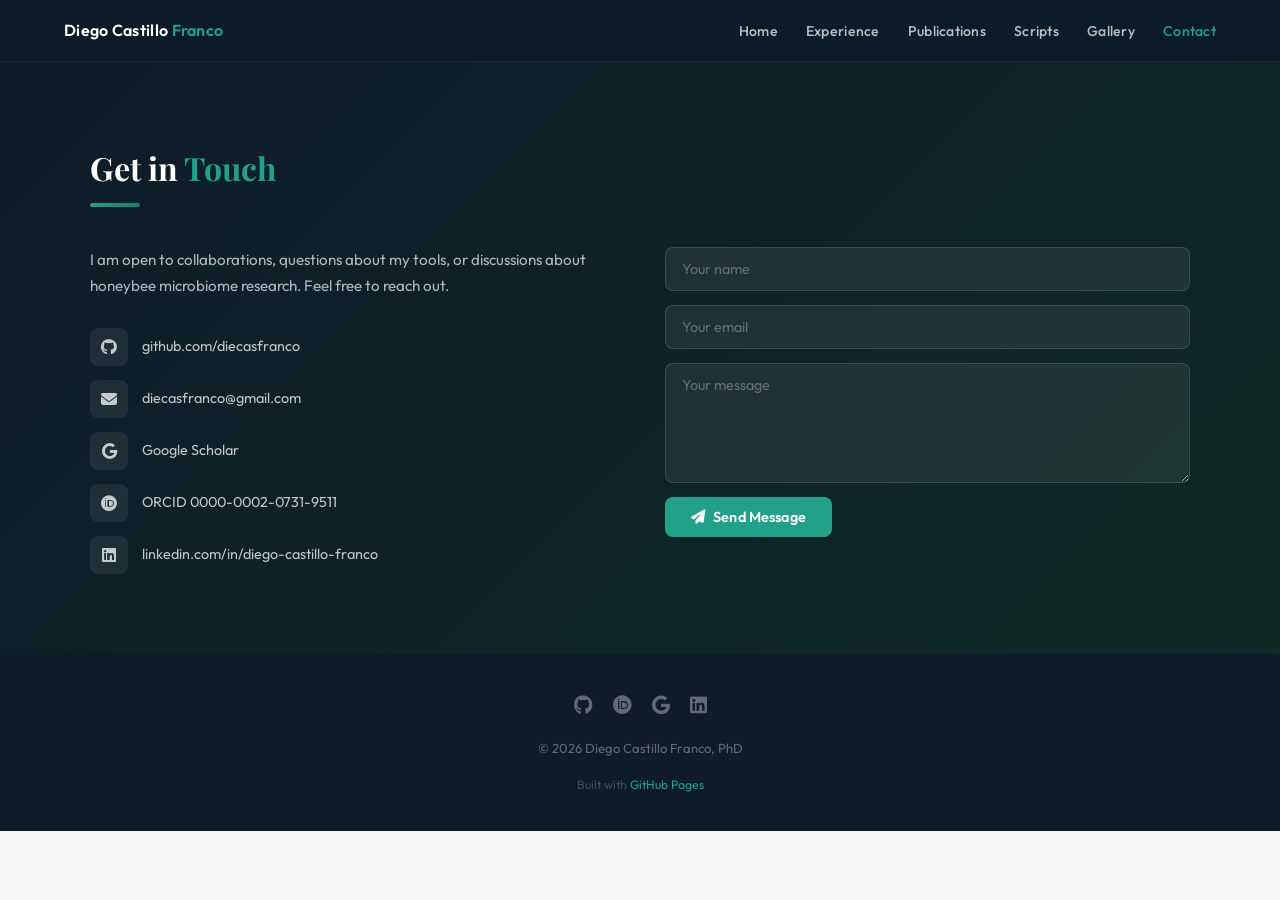
<file: contact.html>
<!DOCTYPE html>
<html lang="en">
<head>
  <meta charset="UTF-8">
  <meta name="viewport" content="width=device-width, initial-scale=1.0">
  <title>Diego Castillo Franco, PhD — Contact</title>
  <link href="https://fonts.googleapis.com/css2?family=Outfit:wght@300;400;500;600;700&family=Playfair+Display:wght@700&display=swap" rel="stylesheet">
  <link rel="stylesheet" href="https://cdnjs.cloudflare.com/ajax/libs/font-awesome/6.5.0/css/all.min.css">
  <link rel="stylesheet" href="style.css">
</head>
<body>

<!-- NAV -->
<nav>
  <a class="nav-logo" href="index.html">Diego Castillo <span>Franco</span></a>
  <ul class="nav-links">
    <li><a href="index.html">Home</a></li>
    <li><a href="experience.html">Experience</a></li>
    <li><a href="publications.html">Publications</a></li>
    <li><a href="scripts.html">Scripts</a></li>
    <li><a href="gallery.html">Gallery</a></li>
    <li><a href="contact.html" class="active">Contact</a></li>
  </ul>
  <button class="hamburger" id="hamburger" aria-label="Toggle menu">
    <span></span><span></span><span></span>
  </button>
</nav>

<!-- CONTACT -->
<section id="contact" class="page-top">
  <div class="section-inner">
    <h2 class="section-title">Get in <span style="color:var(--teal2)">Touch</span></h2>
    <div class="section-line"></div>
    <div class="contact-grid">
      <div class="contact-info">
        <p>I am open to collaborations, questions about my tools, or discussions about honeybee microbiome research. Feel free to reach out.</p>
        <div class="contact-links">
          <a class="contact-link" href="https://github.com/diecasfranco" target="_blank">
            <i class="fa-brands fa-github"></i>
            github.com/diecasfranco
          </a>
          <a class="contact-link" href="mailto:diecasfranco@gmail.com">
            <i class="fa-solid fa-envelope"></i>
            diecasfranco@gmail.com
          </a>
          <a class="contact-link" href="https://scholar.google.com/citations?user=CieheMcAAAAJ&hl=en" target="_blank">
            <i class="fa-brands fa-google"></i>
            Google Scholar
          </a>
          <a class="contact-link" href="https://orcid.org/0000-0002-0731-9511" target="_blank">
            <i class="fa-brands fa-orcid"></i>
            ORCID 0000-0002-0731-9511
          </a>
          <a class="contact-link" href="https://www.linkedin.com/in/diego-castillo-franco-b86414148/" target="_blank">
            <i class="fa-brands fa-linkedin"></i>
            linkedin.com/in/diego-castillo-franco
          </a>
        </div>
      </div>
      <form class="contact-form" onsubmit="return false;">
        <input type="text"  placeholder="Your name">
        <input type="email" placeholder="Your email">
        <textarea placeholder="Your message"></textarea>
        <button class="btn btn-primary" type="submit"><i class="fa-solid fa-paper-plane"></i> Send Message</button>
      </form>
    </div>
  </div>
</section>

<footer>
  <div class="footer-inner">
    <div class="footer-links">
      <a href="https://github.com/diecasfranco" target="_blank" title="GitHub"><i class="fa-brands fa-github"></i></a>
      <a href="https://orcid.org/0000-0002-0731-9511" target="_blank" title="ORCID"><i class="fa-brands fa-orcid"></i></a>
      <a href="https://scholar.google.com/citations?user=CieheMcAAAAJ&hl=en" target="_blank" title="Google Scholar"><i class="fa-brands fa-google"></i></a>
      <a href="https://www.linkedin.com/in/diego-castillo-franco-b86414148/" target="_blank" title="LinkedIn"><i class="fa-brands fa-linkedin"></i></a>
    </div>
    <p>&copy; 2026 Diego Castillo Franco, PhD</p>
    <p class="footer-sub">Built with <a href="https://pages.github.com" target="_blank">GitHub Pages</a></p>
  </div>
</footer>

<button id="scroll-top" aria-label="Back to top"><i class="fa-solid fa-arrow-up"></i></button>
<script src="main.js"></script>
</body>
</html>
</file>
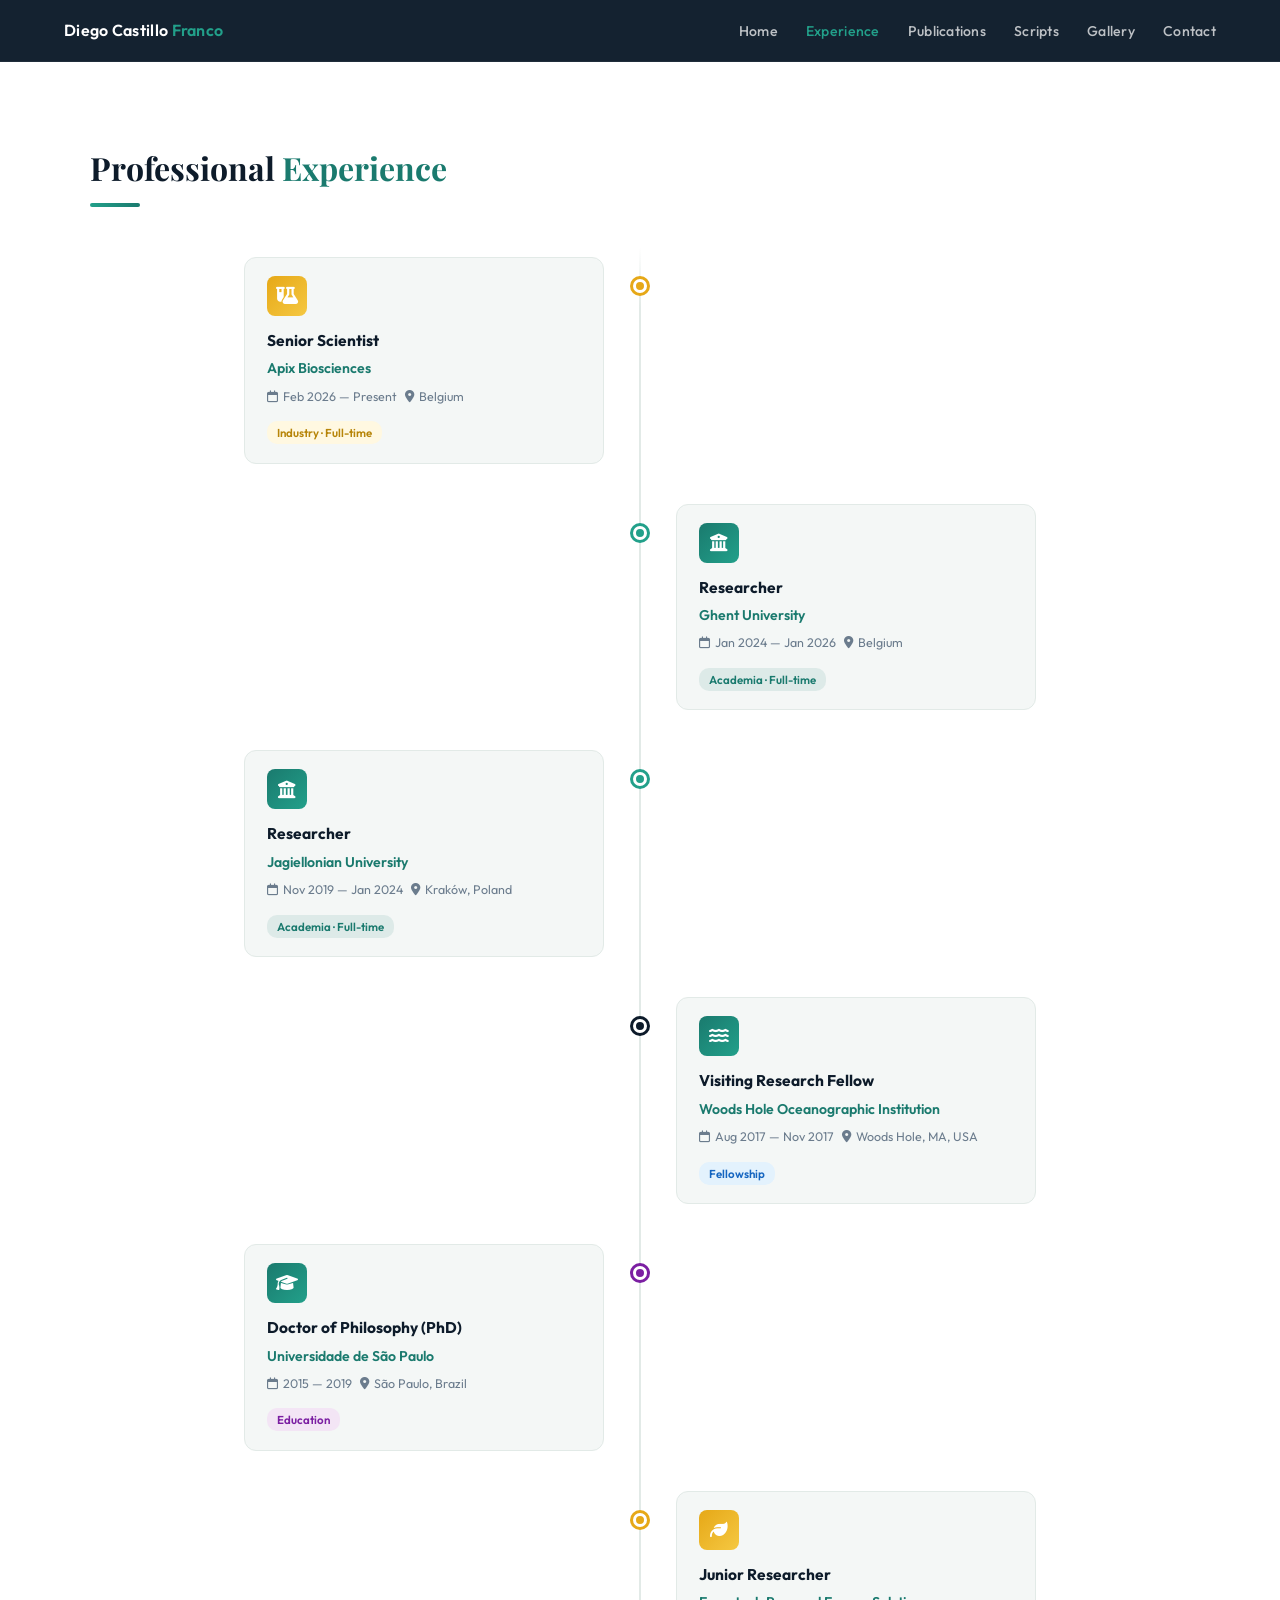
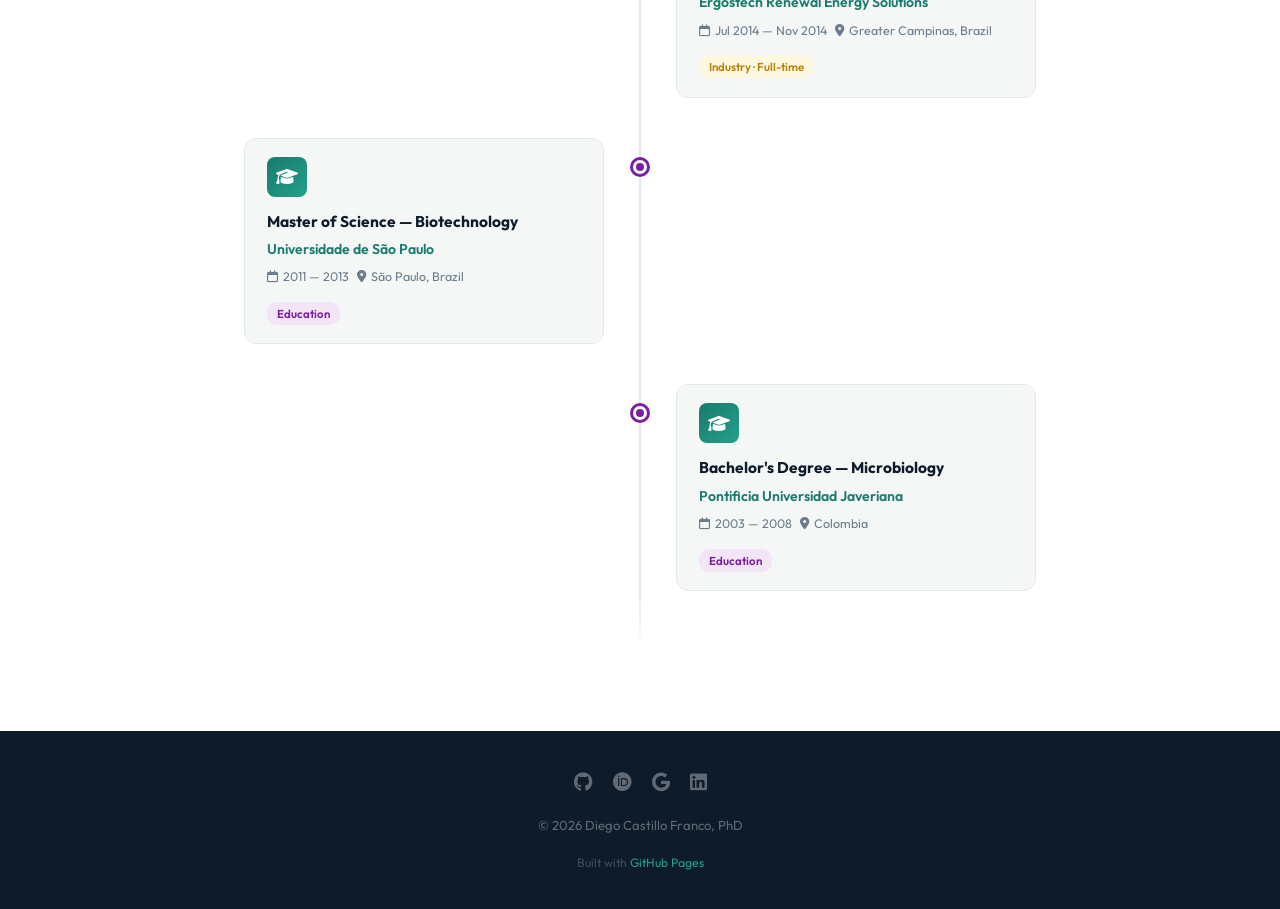
<file: experience.html>
<!DOCTYPE html>
<html lang="en">
<head>
  <meta charset="UTF-8">
  <meta name="viewport" content="width=device-width, initial-scale=1.0">
  <title>Diego Castillo Franco, PhD — Experience</title>
  <link href="https://fonts.googleapis.com/css2?family=Outfit:wght@300;400;500;600;700&family=Playfair+Display:wght@700&display=swap" rel="stylesheet">
  <link rel="stylesheet" href="https://cdnjs.cloudflare.com/ajax/libs/font-awesome/6.5.0/css/all.min.css">
  <link rel="stylesheet" href="style.css">
</head>
<body>

<!-- NAV -->
<nav>
  <a class="nav-logo" href="index.html">Diego Castillo <span>Franco</span></a>
  <ul class="nav-links">
    <li><a href="index.html">Home</a></li>
    <li><a href="experience.html" class="active">Experience</a></li>
    <li><a href="publications.html">Publications</a></li>
    <li><a href="scripts.html">Scripts</a></li>
    <li><a href="gallery.html">Gallery</a></li>
    <li><a href="contact.html">Contact</a></li>
  </ul>
  <button class="hamburger" id="hamburger" aria-label="Toggle menu">
    <span></span><span></span><span></span>
  </button>
</nav>

<!-- EXPERIENCE -->
<section id="experience" class="page-top">
  <div class="section-inner">
    <h2 class="section-title">Professional <span>Experience</span></h2>
    <div class="section-line"></div>
    <div class="timeline">

      <!-- Apix Biosciences -->
      <div class="tl-item">
        <div class="tl-dot gold"></div>
        <div class="tl-card">
          <div class="tl-logo"><div class="tl-logo-icon" style="background:linear-gradient(135deg,#e6a817,#f5c842)"><i class="fa-solid fa-flask-vial"></i></div></div>
          <div class="tl-role">Senior Scientist</div>
          <div class="tl-org">Apix Biosciences</div>
          <div class="tl-meta">
            <span class="tl-date"><i class="fa-regular fa-calendar"></i> Feb 2026 — Present</span>
            <span class="tl-loc"><i class="fa-solid fa-location-dot"></i> Belgium</span>
          </div>
          <span class="tl-type industry">Industry · Full-time</span>
        </div>
      </div>

      <!-- Ghent University -->
      <div class="tl-item right">
        <div class="tl-dot"></div>
        <div class="tl-card">
          <div class="tl-logo"><img src="https://upload.wikimedia.org/wikipedia/commons/6/6a/University_Ghent_logo.svg" alt="Ghent University" onerror="this.parentElement.innerHTML='<div class=\'tl-logo-icon\'><i class=\'fa-solid fa-building-columns\'></i></div>'"></div>
          <div class="tl-role">Researcher</div>
          <div class="tl-org">Ghent University</div>
          <div class="tl-meta">
            <span class="tl-date"><i class="fa-regular fa-calendar"></i> Jan 2024 — Jan 2026</span>
            <span class="tl-loc"><i class="fa-solid fa-location-dot"></i> Belgium</span>
          </div>
          <span class="tl-type academia">Academia · Full-time</span>
        </div>
      </div>

      <!-- Jagiellonian University -->
      <div class="tl-item">
        <div class="tl-dot"></div>
        <div class="tl-card">
          <div class="tl-logo"><img src="https://upload.wikimedia.org/wikipedia/commons/5/50/POL_Jagiellonian_University_logo_BW.svg" alt="Jagiellonian University" onerror="this.parentElement.innerHTML='<div class=\'tl-logo-icon\'><i class=\'fa-solid fa-building-columns\'></i></div>'"></div>
          <div class="tl-role">Researcher</div>
          <div class="tl-org">Jagiellonian University</div>
          <div class="tl-meta">
            <span class="tl-date"><i class="fa-regular fa-calendar"></i> Nov 2019 — Jan 2024</span>
            <span class="tl-loc"><i class="fa-solid fa-location-dot"></i> Kraków, Poland</span>
          </div>
          <span class="tl-type academia">Academia · Full-time</span>
        </div>
      </div>

      <!-- Woods Hole -->
      <div class="tl-item right">
        <div class="tl-dot navy"></div>
        <div class="tl-card">
          <div class="tl-logo"><img src="https://upload.wikimedia.org/wikipedia/en/d/d7/WHOI_logo.png" alt="Woods Hole Oceanographic Institution" onerror="this.parentElement.innerHTML='<div class=\'tl-logo-icon\'><i class=\'fa-solid fa-water\'></i></div>'"></div>
          <div class="tl-role">Visiting Research Fellow</div>
          <div class="tl-org">Woods Hole Oceanographic Institution</div>
          <div class="tl-meta">
            <span class="tl-date"><i class="fa-regular fa-calendar"></i> Aug 2017 — Nov 2017</span>
            <span class="tl-loc"><i class="fa-solid fa-location-dot"></i> Woods Hole, MA, USA</span>
          </div>
          <span class="tl-type fellowship">Fellowship</span>
        </div>
      </div>

      <!-- PhD -->
      <div class="tl-item">
        <div class="tl-dot" style="background:#7b1fa2;box-shadow:0 0 0 3px #7b1fa2"></div>
        <div class="tl-card">
          <div class="tl-logo"><img src="https://upload.wikimedia.org/wikipedia/commons/4/4b/Webysther_20160310_-_Logo_USP.svg" alt="Universidade de São Paulo" onerror="this.parentElement.innerHTML='<div class=\'tl-logo-icon\'><i class=\'fa-solid fa-graduation-cap\'></i></div>'"></div>
          <div class="tl-role">Doctor of Philosophy (PhD)</div>
          <div class="tl-org">Universidade de São Paulo</div>
          <div class="tl-meta">
            <span class="tl-date"><i class="fa-regular fa-calendar"></i> 2015 — 2019</span>
            <span class="tl-loc"><i class="fa-solid fa-location-dot"></i> São Paulo, Brazil</span>
          </div>
          <span class="tl-type" style="background:#f3e5f5;color:#7b1fa2;">Education</span>
        </div>
      </div>

      <!-- Ergostech -->
      <div class="tl-item right">
        <div class="tl-dot gold"></div>
        <div class="tl-card">
          <div class="tl-logo"><div class="tl-logo-icon" style="background:linear-gradient(135deg,#e6a817,#f5c842)"><i class="fa-solid fa-leaf"></i></div></div>
          <div class="tl-role">Junior Researcher</div>
          <div class="tl-org">Ergostech Renewal Energy Solutions</div>
          <div class="tl-meta">
            <span class="tl-date"><i class="fa-regular fa-calendar"></i> Jul 2014 — Nov 2014</span>
            <span class="tl-loc"><i class="fa-solid fa-location-dot"></i> Greater Campinas, Brazil</span>
          </div>
          <span class="tl-type industry">Industry · Full-time</span>
        </div>
      </div>

      <!-- MSc -->
      <div class="tl-item">
        <div class="tl-dot" style="background:#7b1fa2;box-shadow:0 0 0 3px #7b1fa2"></div>
        <div class="tl-card">
          <div class="tl-logo"><img src="https://upload.wikimedia.org/wikipedia/commons/4/4b/Webysther_20160310_-_Logo_USP.svg" alt="Universidade de São Paulo" onerror="this.parentElement.innerHTML='<div class=\'tl-logo-icon\'><i class=\'fa-solid fa-graduation-cap\'></i></div>'"></div>
          <div class="tl-role">Master of Science — Biotechnology</div>
          <div class="tl-org">Universidade de São Paulo</div>
          <div class="tl-meta">
            <span class="tl-date"><i class="fa-regular fa-calendar"></i> 2011 — 2013</span>
            <span class="tl-loc"><i class="fa-solid fa-location-dot"></i> São Paulo, Brazil</span>
          </div>
          <span class="tl-type" style="background:#f3e5f5;color:#7b1fa2;">Education</span>
        </div>
      </div>

      <!-- BSc -->
      <div class="tl-item right">
        <div class="tl-dot" style="background:#7b1fa2;box-shadow:0 0 0 3px #7b1fa2"></div>
        <div class="tl-card">
          <div class="tl-logo"><img src="https://upload.wikimedia.org/wikipedia/commons/5/5a/Logo_Javeriana_Actualizado.svg" alt="Pontificia Universidad Javeriana" onerror="this.parentElement.innerHTML='<div class=\'tl-logo-icon\'><i class=\'fa-solid fa-graduation-cap\'></i></div>'"></div>
          <div class="tl-role">Bachelor's Degree — Microbiology</div>
          <div class="tl-org">Pontificia Universidad Javeriana</div>
          <div class="tl-meta">
            <span class="tl-date"><i class="fa-regular fa-calendar"></i> 2003 — 2008</span>
            <span class="tl-loc"><i class="fa-solid fa-location-dot"></i> Colombia</span>
          </div>
          <span class="tl-type" style="background:#f3e5f5;color:#7b1fa2;">Education</span>
        </div>
      </div>

    </div>
  </div>
</section>

<footer>
  <div class="footer-inner">
    <div class="footer-links">
      <a href="https://github.com/diecasfranco" target="_blank" title="GitHub"><i class="fa-brands fa-github"></i></a>
      <a href="https://orcid.org/0000-0002-0731-9511" target="_blank" title="ORCID"><i class="fa-brands fa-orcid"></i></a>
      <a href="https://scholar.google.com/citations?user=CieheMcAAAAJ&hl=en" target="_blank" title="Google Scholar"><i class="fa-brands fa-google"></i></a>
      <a href="https://www.linkedin.com/in/diego-castillo-franco-b86414148/" target="_blank" title="LinkedIn"><i class="fa-brands fa-linkedin"></i></a>
    </div>
    <p>&copy; 2026 Diego Castillo Franco, PhD</p>
    <p class="footer-sub">Built with <a href="https://pages.github.com" target="_blank">GitHub Pages</a></p>
  </div>
</footer>

<button id="scroll-top" aria-label="Back to top"><i class="fa-solid fa-arrow-up"></i></button>
<script src="main.js"></script>
</body>
</html>
</file>
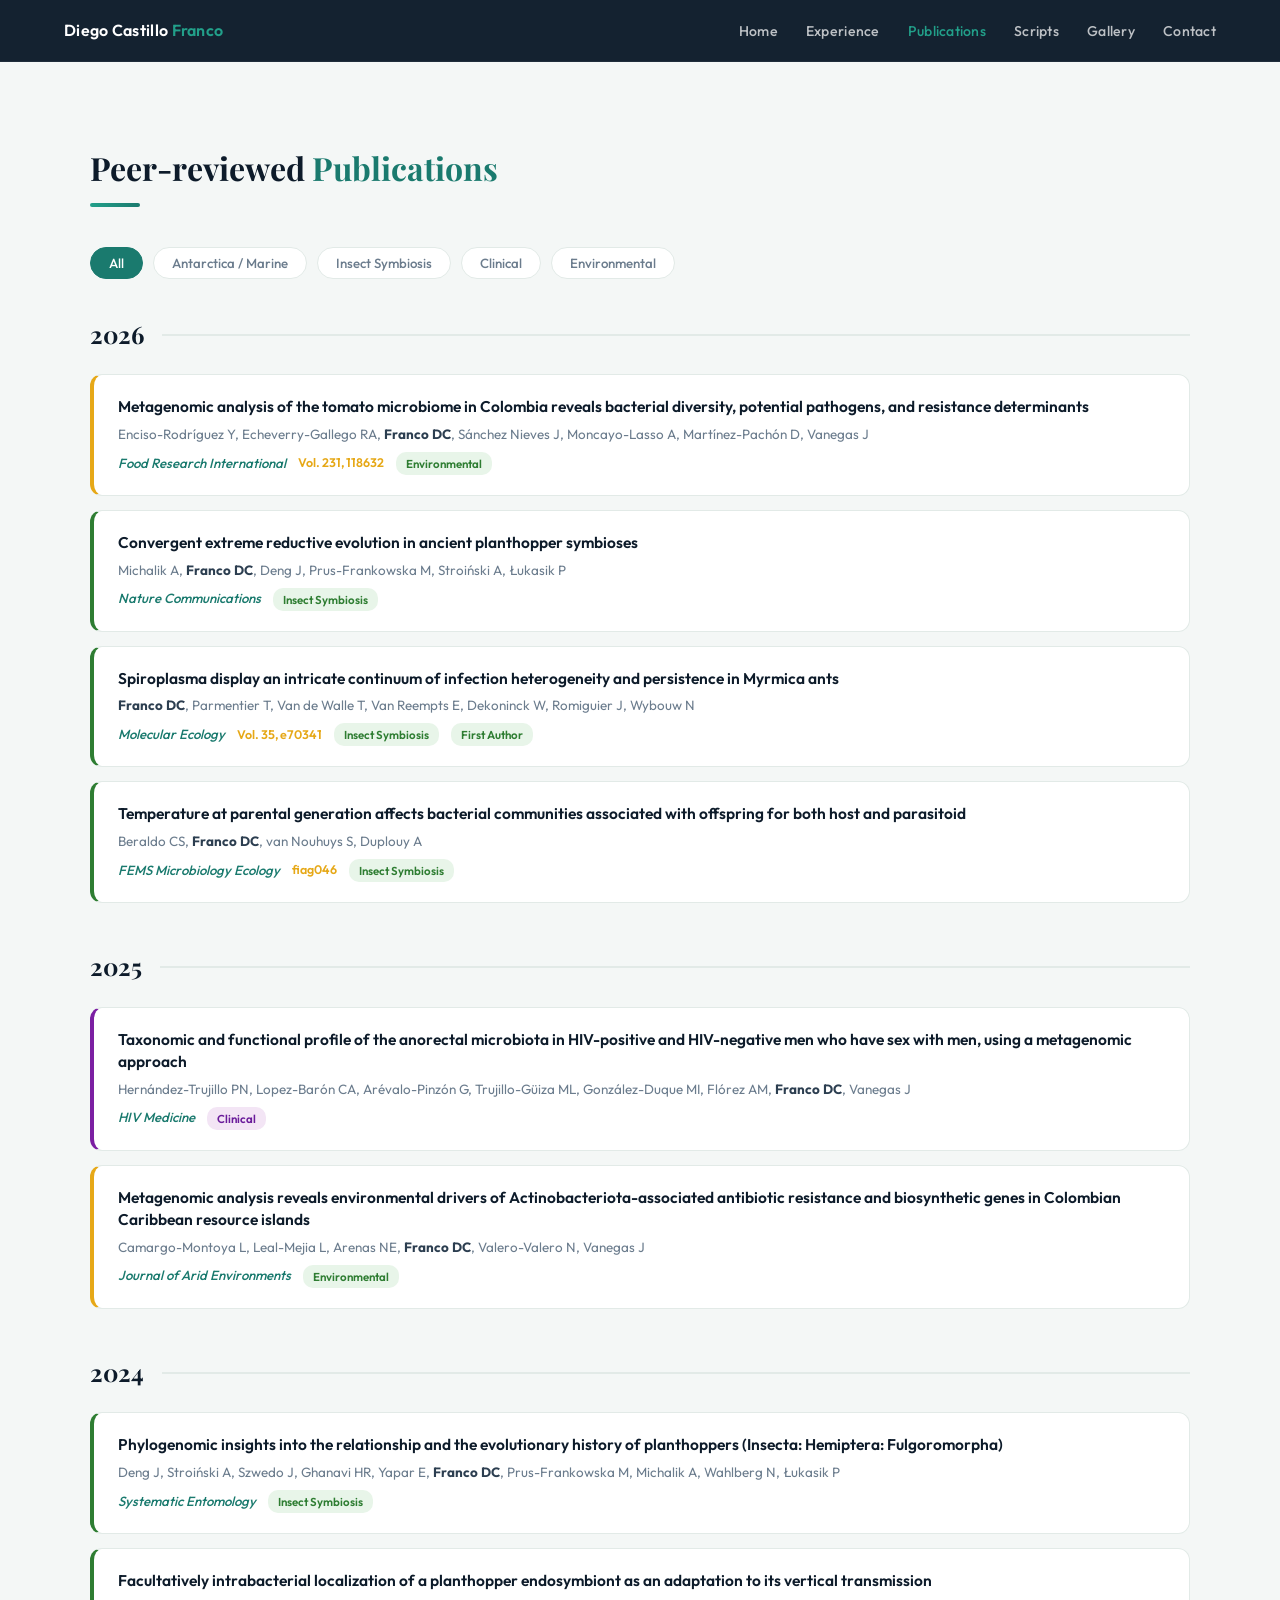
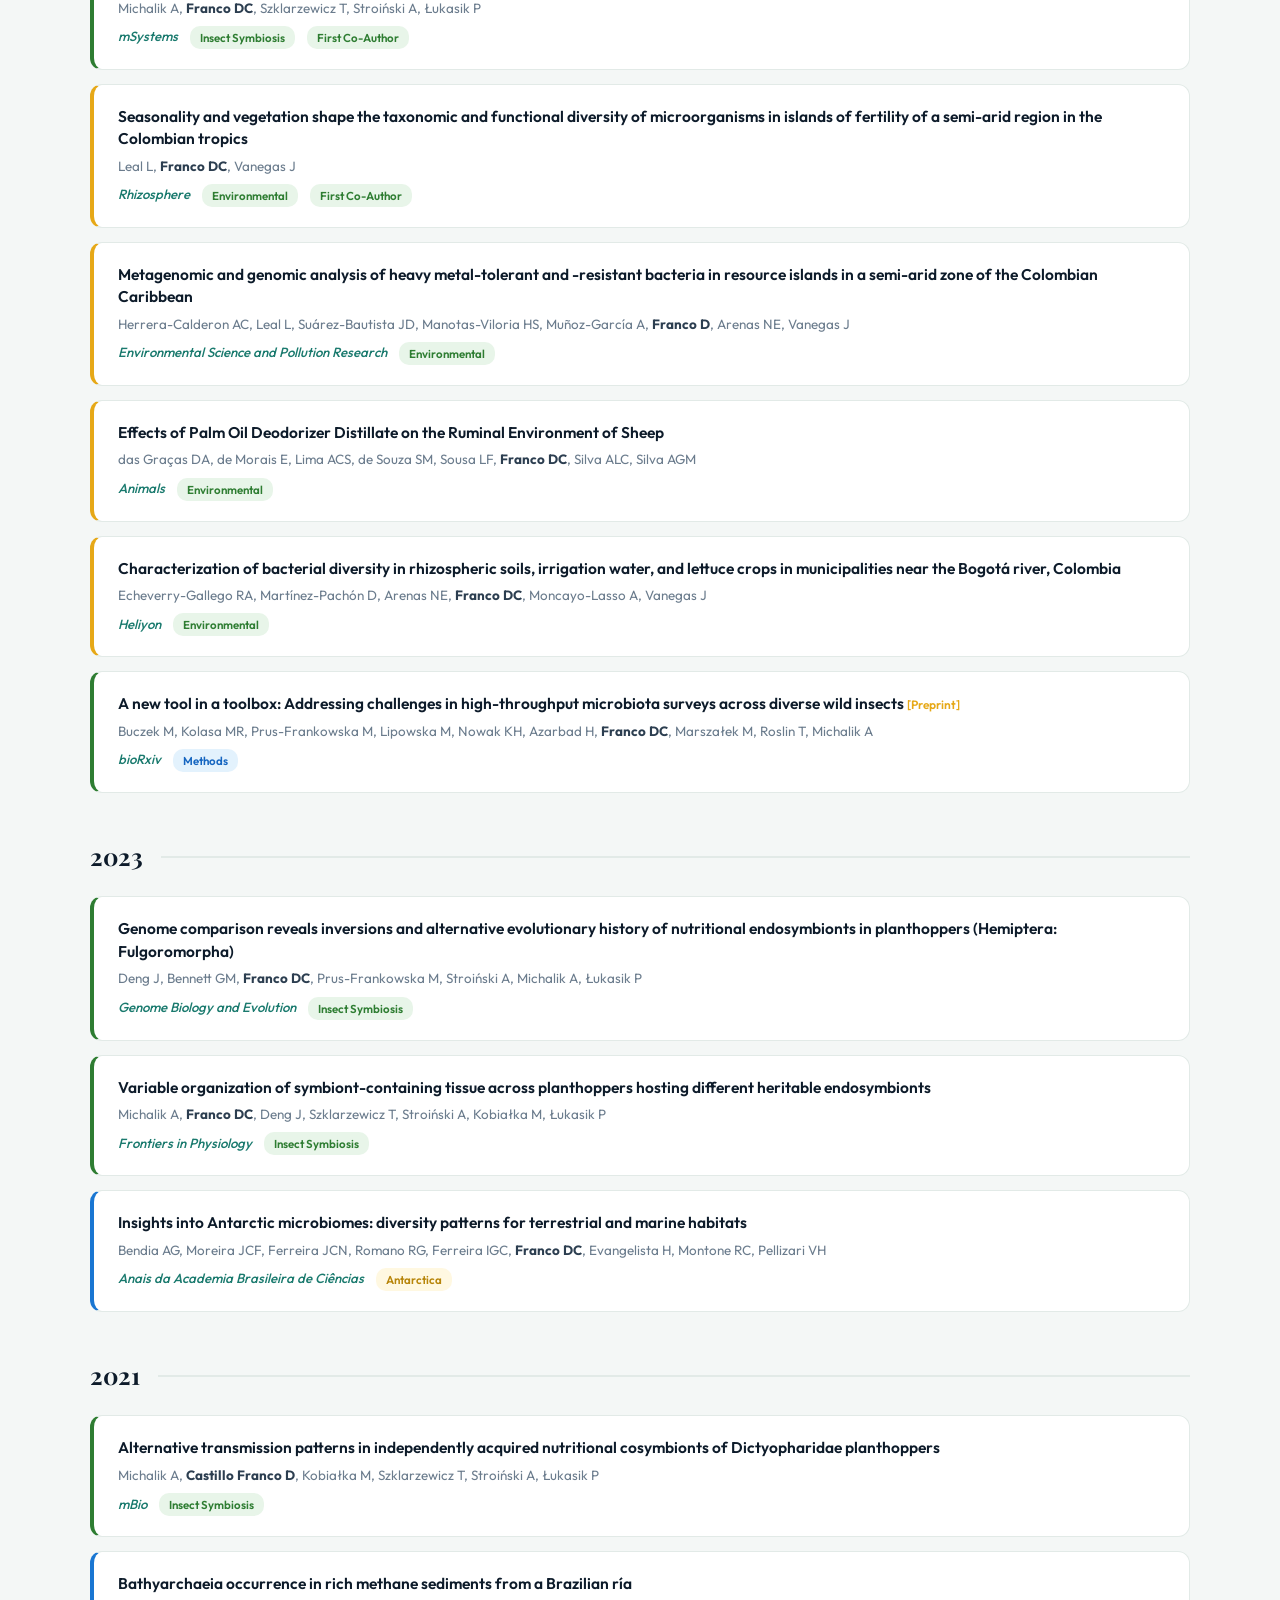
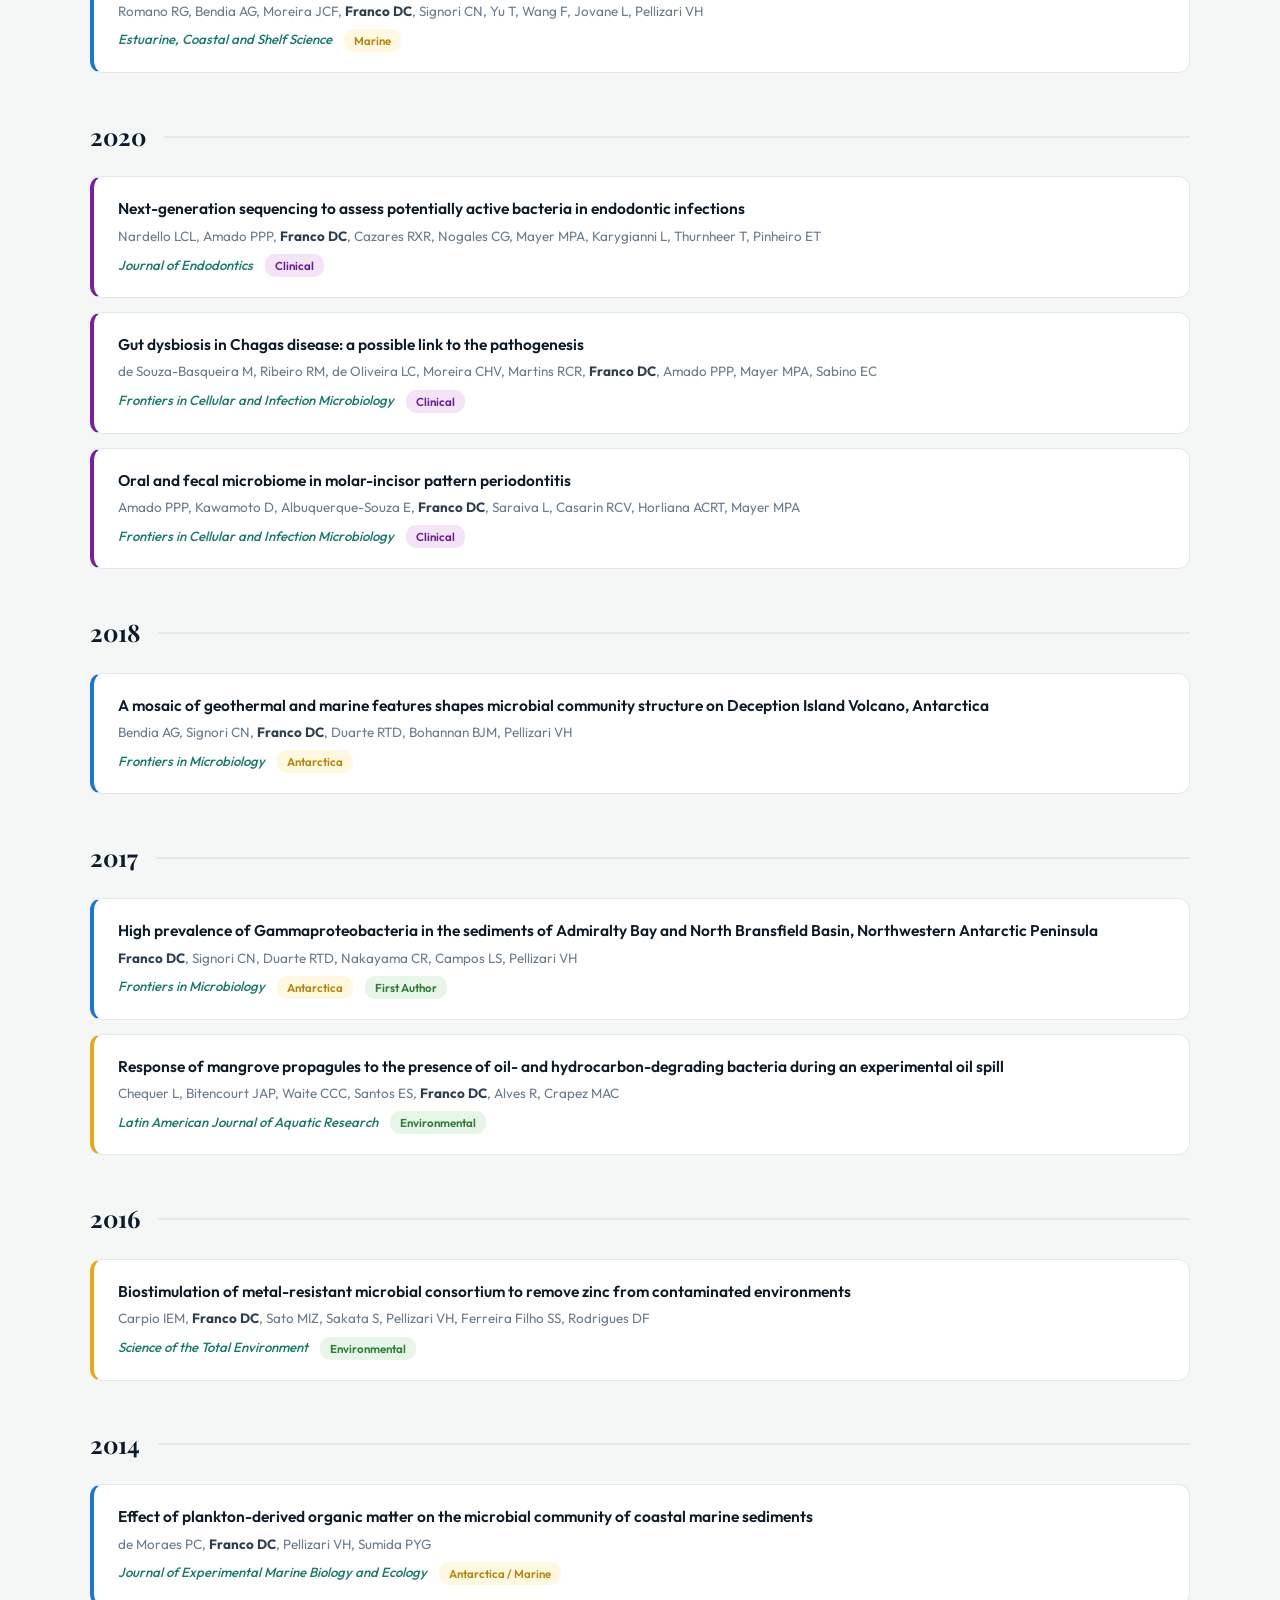
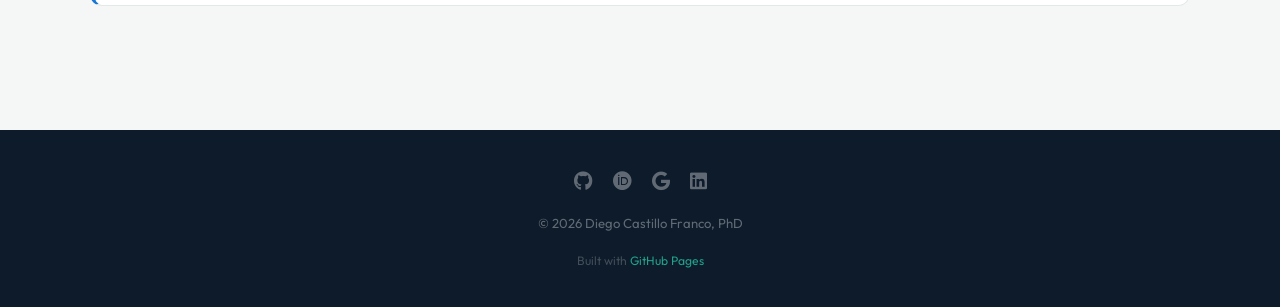
<file: publications.html>
<!DOCTYPE html>
<html lang="en">
<head>
  <meta charset="UTF-8">
  <meta name="viewport" content="width=device-width, initial-scale=1.0">
  <title>Diego Castillo Franco, PhD — Publications</title>
  <link href="https://fonts.googleapis.com/css2?family=Outfit:wght@300;400;500;600;700&family=Playfair+Display:wght@700&display=swap" rel="stylesheet">
  <link rel="stylesheet" href="https://cdnjs.cloudflare.com/ajax/libs/font-awesome/6.5.0/css/all.min.css">
  <link rel="stylesheet" href="style.css">
</head>
<body>

<!-- NAV -->
<nav>
  <a class="nav-logo" href="index.html">Diego Castillo <span>Franco</span></a>
  <ul class="nav-links">
    <li><a href="index.html">Home</a></li>
    <li><a href="experience.html">Experience</a></li>
    <li><a href="publications.html" class="active">Publications</a></li>
    <li><a href="scripts.html">Scripts</a></li>
    <li><a href="gallery.html">Gallery</a></li>
    <li><a href="contact.html">Contact</a></li>
  </ul>
  <button class="hamburger" id="hamburger" aria-label="Toggle menu">
    <span></span><span></span><span></span>
  </button>
</nav>

<!-- PUBLICATIONS -->
<section id="publications" class="page-top">
  <div class="section-inner">
    <h2 class="section-title">Peer-reviewed <span>Publications</span></h2>
    <div class="section-line"></div>
    <div class="pub-filters">
      <button class="filter-btn active" onclick="filterPubs('all',this)">All</button>
      <button class="filter-btn" onclick="filterPubs('antarctica',this)">Antarctica / Marine</button>
      <button class="filter-btn" onclick="filterPubs('symbiosis',this)">Insect Symbiosis</button>
      <button class="filter-btn" onclick="filterPubs('clinical',this)">Clinical</button>
      <button class="filter-btn" onclick="filterPubs('environment',this)">Environmental</button>
    </div>

    <div class="pub-list" id="pub-list">

      <!-- ── 2026 ── -->
      <div class="pub-year-group" data-year="2026">
        <div class="year-banner">
          <span class="year-number">2026</span>
          <div class="year-line"></div>
        </div>
        <div class="year-cards">

          <div class="pub-card" data-topic="environment">
            <div class="pub-card-top">
              <div class="pub-card-main">
                <div class="pub-title"><a href="https://doi.org/10.1016/j.foodres.2026.118632" target="_blank">Metagenomic analysis of the tomato microbiome in Colombia reveals bacterial diversity, potential pathogens, and resistance determinants</a></div>
                <div class="pub-authors">Enciso-Rodríguez Y, Echeverry-Gallego RA, <strong>Franco DC</strong>, Sánchez Nieves J, Moncayo-Lasso A, Martínez-Pachón D, Vanegas J</div>
                <div class="pub-meta">
                  <span class="pub-journal">Food Research International</span>
                  <span class="pub-cited">Vol. 231, 118632</span>
                  <span class="pub-badge badge-micro">Environmental</span>
                </div>
              </div>
              <div class="pub-altmetric">
                <div class="altmetric-embed" data-badge-type="donut" data-doi="10.1016/j.foodres.2026.118632" data-condensed="true" data-badge-popover="left"></div>
              </div>
            </div>
          </div>

          <div class="pub-card" data-topic="symbiosis">
            <div class="pub-card-top">
              <div class="pub-card-main">
                <div class="pub-title"><a href="https://doi.org/10.1038/s41467-026-69238-x" target="_blank">Convergent extreme reductive evolution in ancient planthopper symbioses</a></div>
                <div class="pub-authors">Michalik A, <strong>Franco DC</strong>, Deng J, Prus-Frankowska M, Stroiński A, Łukasik P</div>
                <div class="pub-meta">
                  <span class="pub-journal">Nature Communications</span>
                  <span class="pub-badge badge-micro">Insect Symbiosis</span>
                </div>
              </div>
              <div class="pub-altmetric">
                <div class="altmetric-embed" data-badge-type="donut" data-doi="10.1038/s41467-026-69238-x" data-condensed="true" data-badge-popover="left"></div>
              </div>
            </div>
          </div>

          <div class="pub-card" data-topic="symbiosis">
            <div class="pub-card-top">
              <div class="pub-card-main">
                <div class="pub-title"><a href="https://doi.org/10.1111/mec.70341" target="_blank">Spiroplasma display an intricate continuum of infection heterogeneity and persistence in Myrmica ants</a></div>
                <div class="pub-authors"><strong>Franco DC</strong>, Parmentier T, Van de Walle T, Van Reempts E, Dekoninck W, Romiguier J, Wybouw N</div>
                <div class="pub-meta">
                  <span class="pub-journal">Molecular Ecology</span>
                  <span class="pub-cited">Vol. 35, e70341</span>
                  <span class="pub-badge badge-micro">Insect Symbiosis</span>
                  <span class="pub-badge" style="background:#e8f5e9;color:#2e7d32;">First Author</span>
                </div>
              </div>
              <div class="pub-altmetric">
                <div class="altmetric-embed" data-badge-type="donut" data-doi="10.1111/mec.70341" data-condensed="true" data-badge-popover="left"></div>
              </div>
            </div>
          </div>

          <div class="pub-card" data-topic="symbiosis">
            <div class="pub-card-top">
              <div class="pub-card-main">
                <div class="pub-title"><a href="https://doi.org/10.1093/femsec/fiag046" target="_blank">Temperature at parental generation affects bacterial communities associated with offspring for both host and parasitoid</a></div>
                <div class="pub-authors">Beraldo CS, <strong>Franco DC</strong>, van Nouhuys S, Duplouy A</div>
                <div class="pub-meta">
                  <span class="pub-journal">FEMS Microbiology Ecology</span>
                  <span class="pub-cited">fiag046</span>
                  <span class="pub-badge badge-micro">Insect Symbiosis</span>
                </div>
              </div>
              <div class="pub-altmetric">
                <div class="altmetric-embed" data-badge-type="donut" data-doi="10.1093/femsec/fiag046" data-condensed="true" data-badge-popover="left"></div>
              </div>
            </div>
          </div>

        </div>
      </div>

      <!-- ── 2025 ── -->
      <div class="pub-year-group" data-year="2025">
        <div class="year-banner">
          <span class="year-number">2025</span>
          <div class="year-line"></div>
        </div>
        <div class="year-cards">

          <div class="pub-card" data-topic="clinical">
            <div class="pub-card-top">
              <div class="pub-card-main">
                <div class="pub-title"><a href="https://doi.org/10.1111/hiv.70014" target="_blank">Taxonomic and functional profile of the anorectal microbiota in HIV-positive and HIV-negative men who have sex with men, using a metagenomic approach</a></div>
                <div class="pub-authors">Hernández-Trujillo PN, Lopez-Barón CA, Arévalo-Pinzón G, Trujillo-Güiza ML, González-Duque MI, Flórez AM, <strong>Franco DC</strong>, Vanegas J</div>
                <div class="pub-meta">
                  <span class="pub-journal">HIV Medicine</span>
                  <span class="pub-badge badge-review">Clinical</span>
                </div>
              </div>
              <div class="pub-altmetric">
                <div class="altmetric-embed" data-badge-type="donut" data-doi="10.1111/hiv.70014" data-condensed="true" data-badge-popover="left"></div>
              </div>
            </div>
          </div>

          <div class="pub-card" data-topic="environment">
            <div class="pub-card-top">
              <div class="pub-card-main">
                <div class="pub-title"><a href="https://doi.org/10.1016/j.jaridenv.2025.105431" target="_blank">Metagenomic analysis reveals environmental drivers of Actinobacteriota-associated antibiotic resistance and biosynthetic genes in Colombian Caribbean resource islands</a></div>
                <div class="pub-authors">Camargo-Montoya L, Leal-Mejia L, Arenas NE, <strong>Franco DC</strong>, Valero-Valero N, Vanegas J</div>
                <div class="pub-meta">
                  <span class="pub-journal">Journal of Arid Environments</span>
                  <span class="pub-badge badge-micro">Environmental</span>
                </div>
              </div>
              <div class="pub-altmetric">
                <div class="altmetric-embed" data-badge-type="donut" data-doi="10.1016/j.jaridenv.2025.105431" data-condensed="true" data-badge-popover="left"></div>
              </div>
            </div>
          </div>

        </div>
      </div>

      <!-- ── 2024 ── -->
      <div class="pub-year-group" data-year="2024">
        <div class="year-banner">
          <span class="year-number">2024</span>
          <div class="year-line"></div>
        </div>
        <div class="year-cards">

          <div class="pub-card" data-topic="symbiosis">
            <div class="pub-card-top">
              <div class="pub-card-main">
                <div class="pub-title"><a href="https://doi.org/10.1111/syen.12666" target="_blank">Phylogenomic insights into the relationship and the evolutionary history of planthoppers (Insecta: Hemiptera: Fulgoromorpha)</a></div>
                <div class="pub-authors">Deng J, Stroiński A, Szwedo J, Ghanavi HR, Yapar E, <strong>Franco DC</strong>, Prus-Frankowska M, Michalik A, Wahlberg N, Łukasik P</div>
                <div class="pub-meta">
                  <span class="pub-journal">Systematic Entomology</span>
                  <span class="pub-badge badge-micro">Insect Symbiosis</span>
                </div>
              </div>
              <div class="pub-altmetric">
                <div class="altmetric-embed" data-badge-type="donut" data-doi="10.1111/syen.12666" data-condensed="true" data-badge-popover="left"></div>
              </div>
            </div>
          </div>

          <div class="pub-card" data-topic="symbiosis">
            <div class="pub-card-top">
              <div class="pub-card-main">
                <div class="pub-title"><a href="https://journals.asm.org/doi/10.1128/msystems.00634-24" target="_blank">Facultatively intrabacterial localization of a planthopper endosymbiont as an adaptation to its vertical transmission</a></div>
                <div class="pub-authors">Michalik A, <strong>Franco DC</strong>, Szklarzewicz T, Stroiński A, Łukasik P</div>
                <div class="pub-meta">
                  <span class="pub-journal">mSystems</span>
                  <span class="pub-badge badge-micro">Insect Symbiosis</span>
                  <span class="pub-badge" style="background:#e8f5e9;color:#2e7d32;">First Co-Author</span>
                </div>
              </div>
              <div class="pub-altmetric">
                <div class="altmetric-embed" data-badge-type="donut" data-doi="10.1128/msystems.00634-24" data-condensed="true" data-badge-popover="left"></div>
              </div>
            </div>
          </div>

          <div class="pub-card" data-topic="environment">
            <div class="pub-card-top">
              <div class="pub-card-main">
                <div class="pub-title"><a href="https://doi.org/10.1016/j.rhisph.2024.100894" target="_blank">Seasonality and vegetation shape the taxonomic and functional diversity of microorganisms in islands of fertility of a semi-arid region in the Colombian tropics</a></div>
                <div class="pub-authors">Leal L, <strong>Franco DC</strong>, Vanegas J</div>
                <div class="pub-meta">
                  <span class="pub-journal">Rhizosphere</span>
                  <span class="pub-badge badge-micro">Environmental</span>
                  <span class="pub-badge" style="background:#e8f5e9;color:#2e7d32;">First Co-Author</span>
                </div>
              </div>
              <div class="pub-altmetric">
                <div class="altmetric-embed" data-badge-type="donut" data-doi="10.1016/j.rhisph.2024.100894" data-condensed="true" data-badge-popover="left"></div>
              </div>
            </div>
          </div>

          <div class="pub-card" data-topic="environment">
            <div class="pub-card-top">
              <div class="pub-card-main">
                <div class="pub-title"><a href="https://doi.org/10.1007/s11356-023-30253-w" target="_blank">Metagenomic and genomic analysis of heavy metal-tolerant and -resistant bacteria in resource islands in a semi-arid zone of the Colombian Caribbean</a></div>
                <div class="pub-authors">Herrera-Calderon AC, Leal L, Suárez-Bautista JD, Manotas-Viloria HS, Muñoz-García A, <strong>Franco D</strong>, Arenas NE, Vanegas J</div>
                <div class="pub-meta">
                  <span class="pub-journal">Environmental Science and Pollution Research</span>
                  <span class="pub-badge badge-micro">Environmental</span>
                </div>
              </div>
              <div class="pub-altmetric">
                <div class="altmetric-embed" data-badge-type="donut" data-doi="10.1007/s11356-023-30253-w" data-condensed="true" data-badge-popover="left"></div>
              </div>
            </div>
          </div>

          <div class="pub-card" data-topic="environment">
            <div class="pub-card-top">
              <div class="pub-card-main">
                <div class="pub-title"><a href="https://doi.org/10.3390/ani14091269" target="_blank">Effects of Palm Oil Deodorizer Distillate on the Ruminal Environment of Sheep</a></div>
                <div class="pub-authors">das Graças DA, de Morais E, Lima ACS, de Souza SM, Sousa LF, <strong>Franco DC</strong>, Silva ALC, Silva AGM</div>
                <div class="pub-meta">
                  <span class="pub-journal">Animals</span>
                  <span class="pub-badge badge-micro">Environmental</span>
                </div>
              </div>
              <div class="pub-altmetric">
                <div class="altmetric-embed" data-badge-type="donut" data-doi="10.3390/ani14091269" data-condensed="true" data-badge-popover="left"></div>
              </div>
            </div>
          </div>

          <div class="pub-card" data-topic="environment">
            <div class="pub-card-top">
              <div class="pub-card-main">
                <div class="pub-title"><a href="https://doi.org/10.1016/j.heliyon.2024.e35909" target="_blank">Characterization of bacterial diversity in rhizospheric soils, irrigation water, and lettuce crops in municipalities near the Bogotá river, Colombia</a></div>
                <div class="pub-authors">Echeverry-Gallego RA, Martínez-Pachón D, Arenas NE, <strong>Franco DC</strong>, Moncayo-Lasso A, Vanegas J</div>
                <div class="pub-meta">
                  <span class="pub-journal">Heliyon</span>
                  <span class="pub-badge badge-micro">Environmental</span>
                </div>
              </div>
              <div class="pub-altmetric">
                <div class="altmetric-embed" data-badge-type="donut" data-doi="10.1016/j.heliyon.2024.e35909" data-condensed="true" data-badge-popover="left"></div>
              </div>
            </div>
          </div>

          <div class="pub-card" data-topic="symbiosis">
            <div class="pub-card-top">
              <div class="pub-card-main">
                <div class="pub-title"><a href="https://scholar.google.com/citations?user=CieheMcAAAAJ" target="_blank">A new tool in a toolbox: Addressing challenges in high-throughput microbiota surveys across diverse wild insects <span style="font-size:.75rem;color:#e6a817;font-weight:600;">[Preprint]</span></a></div>
                <div class="pub-authors">Buczek M, Kolasa MR, Prus-Frankowska M, Lipowska M, Nowak KH, Azarbad H, <strong>Franco DC</strong>, Marszałek M, Roslin T, Michalik A</div>
                <div class="pub-meta">
                  <span class="pub-journal">bioRxiv</span>
                  <span class="pub-badge badge-method">Methods</span>
                </div>
              </div>
            </div>
          </div>

        </div>
      </div>

      <!-- ── 2023 ── -->
      <div class="pub-year-group" data-year="2023">
        <div class="year-banner">
          <span class="year-number">2023</span>
          <div class="year-line"></div>
        </div>
        <div class="year-cards">

          <div class="pub-card" data-topic="symbiosis">
            <div class="pub-card-top">
              <div class="pub-card-main">
                <div class="pub-title"><a href="https://academic.oup.com/gbe/article/15/7/evad120/7209680" target="_blank">Genome comparison reveals inversions and alternative evolutionary history of nutritional endosymbionts in planthoppers (Hemiptera: Fulgoromorpha)</a></div>
                <div class="pub-authors">Deng J, Bennett GM, <strong>Franco DC</strong>, Prus-Frankowska M, Stroiński A, Michalik A, Łukasik P</div>
                <div class="pub-meta">
                  <span class="pub-journal">Genome Biology and Evolution</span>
                  <span class="pub-badge badge-micro">Insect Symbiosis</span>
                </div>
              </div>
              <div class="pub-altmetric">
                <div class="altmetric-embed" data-badge-type="donut" data-doi="10.1093/gbe/evad120" data-condensed="true" data-badge-popover="left"></div>
              </div>
            </div>
          </div>

          <div class="pub-card" data-topic="symbiosis">
            <div class="pub-card-top">
              <div class="pub-card-main">
                <div class="pub-title"><a href="https://www.frontiersin.org/articles/10.3389/fphys.2023.1135346" target="_blank">Variable organization of symbiont-containing tissue across planthoppers hosting different heritable endosymbionts</a></div>
                <div class="pub-authors">Michalik A, <strong>Franco DC</strong>, Deng J, Szklarzewicz T, Stroiński A, Kobiałka M, Łukasik P</div>
                <div class="pub-meta">
                  <span class="pub-journal">Frontiers in Physiology</span>
                  <span class="pub-badge badge-micro">Insect Symbiosis</span>
                </div>
              </div>
              <div class="pub-altmetric">
                <div class="altmetric-embed" data-badge-type="donut" data-doi="10.3389/fphys.2023.1135346" data-condensed="true" data-badge-popover="left"></div>
              </div>
            </div>
          </div>

          <div class="pub-card" data-topic="antarctica">
            <div class="pub-card-top">
              <div class="pub-card-main">
                <div class="pub-title"><a href="https://doi.org/10.1590/0001-3765202320211442" target="_blank">Insights into Antarctic microbiomes: diversity patterns for terrestrial and marine habitats</a></div>
                <div class="pub-authors">Bendia AG, Moreira JCF, Ferreira JCN, Romano RG, Ferreira IGC, <strong>Franco DC</strong>, Evangelista H, Montone RC, Pellizari VH</div>
                <div class="pub-meta">
                  <span class="pub-journal">Anais da Academia Brasileira de Ciências</span>
                  <span class="pub-badge badge-bee">Antarctica</span>
                </div>
              </div>
              <div class="pub-altmetric">
                <div class="altmetric-embed" data-badge-type="donut" data-doi="10.1590/0001-3765202320211442" data-condensed="true" data-badge-popover="left"></div>
              </div>
            </div>
          </div>

        </div>
      </div>

      <!-- ── 2021 ── -->
      <div class="pub-year-group" data-year="2021">
        <div class="year-banner">
          <span class="year-number">2021</span>
          <div class="year-line"></div>
        </div>
        <div class="year-cards">

          <div class="pub-card" data-topic="symbiosis">
            <div class="pub-card-top">
              <div class="pub-card-main">
                <div class="pub-title"><a href="https://journals.asm.org/doi/10.1128/mbio.01228-21" target="_blank">Alternative transmission patterns in independently acquired nutritional cosymbionts of Dictyopharidae planthoppers</a></div>
                <div class="pub-authors">Michalik A, <strong>Castillo Franco D</strong>, Kobiałka M, Szklarzewicz T, Stroiński A, Łukasik P</div>
                <div class="pub-meta">
                  <span class="pub-journal">mBio</span>
                  <span class="pub-badge badge-micro">Insect Symbiosis</span>
                </div>
              </div>
              <div class="pub-altmetric">
                <div class="altmetric-embed" data-badge-type="donut" data-doi="10.1128/mbio.01228-21" data-condensed="true" data-badge-popover="left"></div>
              </div>
            </div>
          </div>

          <div class="pub-card" data-topic="antarctica">
            <div class="pub-card-top">
              <div class="pub-card-main">
                <div class="pub-title"><a href="https://doi.org/10.1016/j.ecss.2021.107631" target="_blank">Bathyarchaeia occurrence in rich methane sediments from a Brazilian ría</a></div>
                <div class="pub-authors">Romano RG, Bendia AG, Moreira JCF, <strong>Franco DC</strong>, Signori CN, Yu T, Wang F, Jovane L, Pellizari VH</div>
                <div class="pub-meta">
                  <span class="pub-journal">Estuarine, Coastal and Shelf Science</span>
                  <span class="pub-badge badge-bee">Marine</span>
                </div>
              </div>
              <div class="pub-altmetric">
                <div class="altmetric-embed" data-badge-type="donut" data-doi="10.1016/j.ecss.2021.107631" data-condensed="true" data-badge-popover="left"></div>
              </div>
            </div>
          </div>

        </div>
      </div>

      <!-- ── 2020 ── -->
      <div class="pub-year-group" data-year="2020">
        <div class="year-banner">
          <span class="year-number">2020</span>
          <div class="year-line"></div>
        </div>
        <div class="year-cards">

          <div class="pub-card" data-topic="clinical">
            <div class="pub-card-top">
              <div class="pub-card-main">
                <div class="pub-title"><a href="https://doi.org/10.1016/j.joen.2020.05.004" target="_blank">Next-generation sequencing to assess potentially active bacteria in endodontic infections</a></div>
                <div class="pub-authors">Nardello LCL, Amado PPP, <strong>Franco DC</strong>, Cazares RXR, Nogales CG, Mayer MPA, Karygianni L, Thurnheer T, Pinheiro ET</div>
                <div class="pub-meta">
                  <span class="pub-journal">Journal of Endodontics</span>
                  <span class="pub-badge badge-review">Clinical</span>
                </div>
              </div>
              <div class="pub-altmetric">
                <div class="altmetric-embed" data-badge-type="donut" data-doi="10.1016/j.joen.2020.05.004" data-condensed="true" data-badge-popover="left"></div>
              </div>
            </div>
          </div>

          <div class="pub-card" data-topic="clinical">
            <div class="pub-card-top">
              <div class="pub-card-main">
                <div class="pub-title"><a href="https://www.frontiersin.org/articles/10.3389/fcimb.2020.00402" target="_blank">Gut dysbiosis in Chagas disease: a possible link to the pathogenesis</a></div>
                <div class="pub-authors">de Souza-Basqueira M, Ribeiro RM, de Oliveira LC, Moreira CHV, Martins RCR, <strong>Franco DC</strong>, Amado PPP, Mayer MPA, Sabino EC</div>
                <div class="pub-meta">
                  <span class="pub-journal">Frontiers in Cellular and Infection Microbiology</span>
                  <span class="pub-badge badge-review">Clinical</span>
                </div>
              </div>
              <div class="pub-altmetric">
                <div class="altmetric-embed" data-badge-type="donut" data-doi="10.3389/fcimb.2020.00402" data-condensed="true" data-badge-popover="left"></div>
              </div>
            </div>
          </div>

          <div class="pub-card" data-topic="clinical">
            <div class="pub-card-top">
              <div class="pub-card-main">
                <div class="pub-title"><a href="https://www.frontiersin.org/articles/10.3389/fcimb.2020.583761" target="_blank">Oral and fecal microbiome in molar-incisor pattern periodontitis</a></div>
                <div class="pub-authors">Amado PPP, Kawamoto D, Albuquerque-Souza E, <strong>Franco DC</strong>, Saraiva L, Casarin RCV, Horliana ACRT, Mayer MPA</div>
                <div class="pub-meta">
                  <span class="pub-journal">Frontiers in Cellular and Infection Microbiology</span>
                  <span class="pub-badge badge-review">Clinical</span>
                </div>
              </div>
              <div class="pub-altmetric">
                <div class="altmetric-embed" data-badge-type="donut" data-doi="10.3389/fcimb.2020.583761" data-condensed="true" data-badge-popover="left"></div>
              </div>
            </div>
          </div>

        </div>
      </div>

      <!-- ── 2018 ── -->
      <div class="pub-year-group" data-year="2018">
        <div class="year-banner">
          <span class="year-number">2018</span>
          <div class="year-line"></div>
        </div>
        <div class="year-cards">

          <div class="pub-card" data-topic="antarctica">
            <div class="pub-card-top">
              <div class="pub-card-main">
                <div class="pub-title"><a href="https://www.frontiersin.org/articles/10.3389/fmicb.2018.00899" target="_blank">A mosaic of geothermal and marine features shapes microbial community structure on Deception Island Volcano, Antarctica</a></div>
                <div class="pub-authors">Bendia AG, Signori CN, <strong>Franco DC</strong>, Duarte RTD, Bohannan BJM, Pellizari VH</div>
                <div class="pub-meta">
                  <span class="pub-journal">Frontiers in Microbiology</span>
                  <span class="pub-badge badge-bee">Antarctica</span>
                </div>
              </div>
              <div class="pub-altmetric">
                <div class="altmetric-embed" data-badge-type="donut" data-doi="10.3389/fmicb.2018.00899" data-condensed="true" data-badge-popover="left"></div>
              </div>
            </div>
          </div>

        </div>
      </div>

      <!-- ── 2017 ── -->
      <div class="pub-year-group" data-year="2017">
        <div class="year-banner">
          <span class="year-number">2017</span>
          <div class="year-line"></div>
        </div>
        <div class="year-cards">

          <div class="pub-card" data-topic="antarctica">
            <div class="pub-card-top">
              <div class="pub-card-main">
                <div class="pub-title"><a href="https://www.frontiersin.org/articles/10.3389/fmicb.2017.00153" target="_blank">High prevalence of Gammaproteobacteria in the sediments of Admiralty Bay and North Bransfield Basin, Northwestern Antarctic Peninsula</a></div>
                <div class="pub-authors"><strong>Franco DC</strong>, Signori CN, Duarte RTD, Nakayama CR, Campos LS, Pellizari VH</div>
                <div class="pub-meta">
                  <span class="pub-journal">Frontiers in Microbiology</span>
                  <span class="pub-badge badge-bee">Antarctica</span>
                  <span class="pub-badge" style="background:#e8f5e9;color:#2e7d32;">First Author</span>
                </div>
              </div>
              <div class="pub-altmetric">
                <div class="altmetric-embed" data-badge-type="donut" data-doi="10.3389/fmicb.2017.00153" data-condensed="true" data-badge-popover="left"></div>
              </div>
            </div>
          </div>

          <div class="pub-card" data-topic="environment">
            <div class="pub-card-top">
              <div class="pub-card-main">
                <div class="pub-title"><a href="https://doi.org/10.3856/vol45-issue4-fulltext-17" target="_blank">Response of mangrove propagules to the presence of oil- and hydrocarbon-degrading bacteria during an experimental oil spill</a></div>
                <div class="pub-authors">Chequer L, Bitencourt JAP, Waite CCC, Santos ES, <strong>Franco DC</strong>, Alves R, Crapez MAC</div>
                <div class="pub-meta">
                  <span class="pub-journal">Latin American Journal of Aquatic Research</span>
                  <span class="pub-badge badge-micro">Environmental</span>
                </div>
              </div>
              <div class="pub-altmetric">
                <div class="altmetric-embed" data-badge-type="donut" data-doi="10.3856/vol45-issue4-fulltext-17" data-condensed="true" data-badge-popover="left"></div>
              </div>
            </div>
          </div>

        </div>
      </div>

      <!-- ── 2016 ── -->
      <div class="pub-year-group" data-year="2016">
        <div class="year-banner">
          <span class="year-number">2016</span>
          <div class="year-line"></div>
        </div>
        <div class="year-cards">

          <div class="pub-card" data-topic="environment">
            <div class="pub-card-top">
              <div class="pub-card-main">
                <div class="pub-title"><a href="https://doi.org/10.1016/j.scitotenv.2016.01.149" target="_blank">Biostimulation of metal-resistant microbial consortium to remove zinc from contaminated environments</a></div>
                <div class="pub-authors">Carpio IEM, <strong>Franco DC</strong>, Sato MIZ, Sakata S, Pellizari VH, Ferreira Filho SS, Rodrigues DF</div>
                <div class="pub-meta">
                  <span class="pub-journal">Science of the Total Environment</span>
                  <span class="pub-badge badge-micro">Environmental</span>
                </div>
              </div>
              <div class="pub-altmetric">
                <div class="altmetric-embed" data-badge-type="donut" data-doi="10.1016/j.scitotenv.2016.01.149" data-condensed="true" data-badge-popover="left"></div>
              </div>
            </div>
          </div>

        </div>
      </div>

      <!-- ── 2014 ── -->
      <div class="pub-year-group" data-year="2014">
        <div class="year-banner">
          <span class="year-number">2014</span>
          <div class="year-line"></div>
        </div>
        <div class="year-cards">

          <div class="pub-card" data-topic="antarctica">
            <div class="pub-card-top">
              <div class="pub-card-main">
                <div class="pub-title"><a href="https://doi.org/10.1016/j.jembe.2014.08.017" target="_blank">Effect of plankton-derived organic matter on the microbial community of coastal marine sediments</a></div>
                <div class="pub-authors">de Moraes PC, <strong>Franco DC</strong>, Pellizari VH, Sumida PYG</div>
                <div class="pub-meta">
                  <span class="pub-journal">Journal of Experimental Marine Biology and Ecology</span>
                  <span class="pub-badge badge-bee">Antarctica / Marine</span>
                </div>
              </div>
              <div class="pub-altmetric">
                <div class="altmetric-embed" data-badge-type="donut" data-doi="10.1016/j.jembe.2014.08.017" data-condensed="true" data-badge-popover="left"></div>
              </div>
            </div>
          </div>

        </div>
      </div>

    </div>
  </div>
</section>

<footer>
  <div class="footer-inner">
    <div class="footer-links">
      <a href="https://github.com/diecasfranco" target="_blank" title="GitHub"><i class="fa-brands fa-github"></i></a>
      <a href="https://orcid.org/0000-0002-0731-9511" target="_blank" title="ORCID"><i class="fa-brands fa-orcid"></i></a>
      <a href="https://scholar.google.com/citations?user=CieheMcAAAAJ&hl=en" target="_blank" title="Google Scholar"><i class="fa-brands fa-google"></i></a>
      <a href="https://www.linkedin.com/in/diego-castillo-franco-b86414148/" target="_blank" title="LinkedIn"><i class="fa-brands fa-linkedin"></i></a>
    </div>
    <p>&copy; 2026 Diego Castillo Franco, PhD</p>
    <p class="footer-sub">Built with <a href="https://pages.github.com" target="_blank">GitHub Pages</a></p>
  </div>
</footer>

<button id="scroll-top" aria-label="Back to top"><i class="fa-solid fa-arrow-up"></i></button>
<script src="main.js"></script>
<script>
  function filterPubs(topic, btn) {
    document.querySelectorAll('.filter-btn').forEach(b => b.classList.remove('active'));
    btn.classList.add('active');
    document.querySelectorAll('.pub-card').forEach(card => {
      card.style.display = (topic === 'all' || card.dataset.topic === topic) ? '' : 'none';
    });
    document.querySelectorAll('.pub-year-group').forEach(group => {
      const hasVisible = [...group.querySelectorAll('.pub-card')].some(c => c.style.display !== 'none');
      group.style.display = hasVisible ? '' : 'none';
    });
  }
</script>
<script type="text/javascript" src="https://d1bxh8uas1mnw7.cloudfront.net/assets/embed.js"></script>
</body>
</html>
</file>
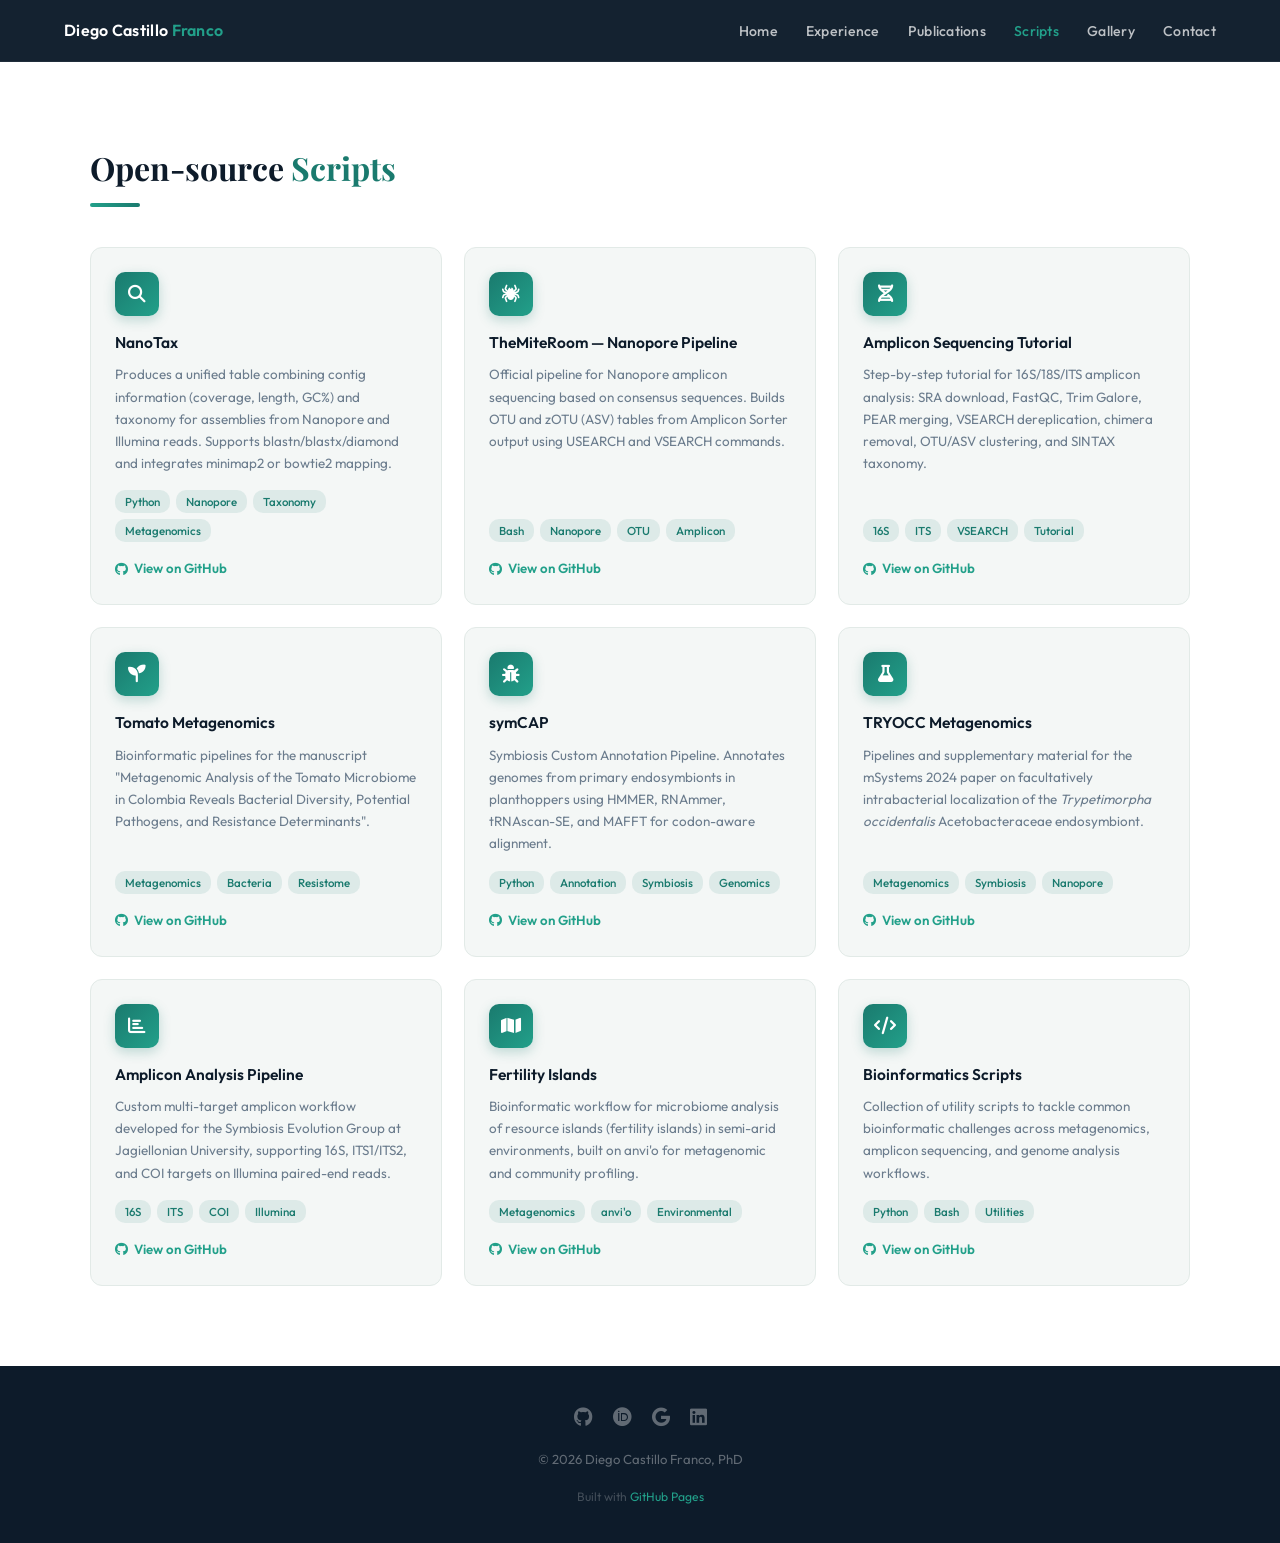
<file: scripts.html>
<!DOCTYPE html>
<html lang="en">
<head>
  <meta charset="UTF-8">
  <meta name="viewport" content="width=device-width, initial-scale=1.0">
  <title>Diego Castillo Franco, PhD — Scripts</title>
  <link href="https://fonts.googleapis.com/css2?family=Outfit:wght@300;400;500;600;700&family=Playfair+Display:wght@700&display=swap" rel="stylesheet">
  <link rel="stylesheet" href="https://cdnjs.cloudflare.com/ajax/libs/font-awesome/6.5.0/css/all.min.css">
  <link rel="stylesheet" href="style.css">
</head>
<body>

<!-- NAV -->
<nav>
  <a class="nav-logo" href="index.html">Diego Castillo <span>Franco</span></a>
  <ul class="nav-links">
    <li><a href="index.html">Home</a></li>
    <li><a href="experience.html">Experience</a></li>
    <li><a href="publications.html">Publications</a></li>
    <li><a href="scripts.html" class="active">Scripts</a></li>
    <li><a href="gallery.html">Gallery</a></li>
    <li><a href="contact.html">Contact</a></li>
  </ul>
  <button class="hamburger" id="hamburger" aria-label="Toggle menu">
    <span></span><span></span><span></span>
  </button>
</nav>

<!-- SCRIPTS -->
<section id="scripts" class="page-top">
  <div class="section-inner">
    <h2 class="section-title">Open-source <span>Scripts</span></h2>
    <div class="section-line"></div>
    <div class="scripts-grid">

      <div class="script-card">
        <div class="script-icon"><i class="fa-solid fa-magnifying-glass"></i></div>
        <h3>NanoTax</h3>
        <p>Produces a unified table combining contig information (coverage, length, GC%) and taxonomy for assemblies from Nanopore and Illumina reads. Supports blastn/blastx/diamond and integrates minimap2 or bowtie2 mapping.</p>
        <div class="script-tags">
          <span class="script-tag">Python</span>
          <span class="script-tag">Nanopore</span>
          <span class="script-tag">Taxonomy</span>
          <span class="script-tag">Metagenomics</span>
        </div>
        <a class="script-link" href="https://github.com/diecasfranco/Nanotax" target="_blank">
          <i class="fa-brands fa-github"></i> View on GitHub
        </a>
      </div>

      <div class="script-card">
        <div class="script-icon"><i class="fa-solid fa-spider"></i></div>
        <h3>TheMiteRoom — Nanopore Pipeline</h3>
        <p>Official pipeline for Nanopore amplicon sequencing based on consensus sequences. Builds OTU and zOTU (ASV) tables from Amplicon Sorter output using USEARCH and VSEARCH commands.</p>
        <div class="script-tags">
          <span class="script-tag">Bash</span>
          <span class="script-tag">Nanopore</span>
          <span class="script-tag">OTU</span>
          <span class="script-tag">Amplicon</span>
        </div>
        <a class="script-link" href="https://github.com/diecasfranco/TheMiteRoom_Nanopore" target="_blank">
          <i class="fa-brands fa-github"></i> View on GitHub
        </a>
      </div>

      <div class="script-card">
        <div class="script-icon"><i class="fa-solid fa-dna"></i></div>
        <h3>Amplicon Sequencing Tutorial</h3>
        <p>Step-by-step tutorial for 16S/18S/ITS amplicon analysis: SRA download, FastQC, Trim Galore, PEAR merging, VSEARCH dereplication, chimera removal, OTU/ASV clustering, and SINTAX taxonomy.</p>
        <div class="script-tags">
          <span class="script-tag">16S</span>
          <span class="script-tag">ITS</span>
          <span class="script-tag">VSEARCH</span>
          <span class="script-tag">Tutorial</span>
        </div>
        <a class="script-link" href="https://github.com/diecasfranco/amplicon_sequencing_tutorial" target="_blank">
          <i class="fa-brands fa-github"></i> View on GitHub
        </a>
      </div>

      <div class="script-card">
        <div class="script-icon"><i class="fa-solid fa-seedling"></i></div>
        <h3>Tomato Metagenomics</h3>
        <p>Bioinformatic pipelines for the manuscript "Metagenomic Analysis of the Tomato Microbiome in Colombia Reveals Bacterial Diversity, Potential Pathogens, and Resistance Determinants".</p>
        <div class="script-tags">
          <span class="script-tag">Metagenomics</span>
          <span class="script-tag">Bacteria</span>
          <span class="script-tag">Resistome</span>
        </div>
        <a class="script-link" href="https://github.com/diecasfranco/tomato_metagenomics" target="_blank">
          <i class="fa-brands fa-github"></i> View on GitHub
        </a>
      </div>

      <div class="script-card">
        <div class="script-icon"><i class="fa-solid fa-bug"></i></div>
        <h3>symCAP</h3>
        <p>Symbiosis Custom Annotation Pipeline. Annotates genomes from primary endosymbionts in planthoppers using HMMER, RNAmmer, tRNAscan-SE, and MAFFT for codon-aware alignment.</p>
        <div class="script-tags">
          <span class="script-tag">Python</span>
          <span class="script-tag">Annotation</span>
          <span class="script-tag">Symbiosis</span>
          <span class="script-tag">Genomics</span>
        </div>
        <a class="script-link" href="https://github.com/diecasfranco/symCAP" target="_blank">
          <i class="fa-brands fa-github"></i> View on GitHub
        </a>
      </div>

      <div class="script-card">
        <div class="script-icon"><i class="fa-solid fa-flask"></i></div>
        <h3>TRYOCC Metagenomics</h3>
        <p>Pipelines and supplementary material for the mSystems 2024 paper on facultatively intrabacterial localization of the <em>Trypetimorpha occidentalis</em> Acetobacteraceae endosymbiont.</p>
        <div class="script-tags">
          <span class="script-tag">Metagenomics</span>
          <span class="script-tag">Symbiosis</span>
          <span class="script-tag">Nanopore</span>
        </div>
        <a class="script-link" href="https://github.com/diecasfranco/TRYOCC_metagenomics" target="_blank">
          <i class="fa-brands fa-github"></i> View on GitHub
        </a>
      </div>

      <div class="script-card">
        <div class="script-icon"><i class="fa-solid fa-chart-bar"></i></div>
        <h3>Amplicon Analysis Pipeline</h3>
        <p>Custom multi-target amplicon workflow developed for the Symbiosis Evolution Group at Jagiellonian University, supporting 16S, ITS1/ITS2, and COI targets on Illumina paired-end reads.</p>
        <div class="script-tags">
          <span class="script-tag">16S</span>
          <span class="script-tag">ITS</span>
          <span class="script-tag">COI</span>
          <span class="script-tag">Illumina</span>
        </div>
        <a class="script-link" href="https://github.com/diecasfranco/amplicon_analysis_pipeline" target="_blank">
          <i class="fa-brands fa-github"></i> View on GitHub
        </a>
      </div>

      <div class="script-card">
        <div class="script-icon"><i class="fa-solid fa-map"></i></div>
        <h3>Fertility Islands</h3>
        <p>Bioinformatic workflow for microbiome analysis of resource islands (fertility islands) in semi-arid environments, built on anvi'o for metagenomic and community profiling.</p>
        <div class="script-tags">
          <span class="script-tag">Metagenomics</span>
          <span class="script-tag">anvi'o</span>
          <span class="script-tag">Environmental</span>
        </div>
        <a class="script-link" href="https://github.com/diecasfranco/fertility_islands" target="_blank">
          <i class="fa-brands fa-github"></i> View on GitHub
        </a>
      </div>

      <div class="script-card">
        <div class="script-icon"><i class="fa-solid fa-code"></i></div>
        <h3>Bioinformatics Scripts</h3>
        <p>Collection of utility scripts to tackle common bioinformatic challenges across metagenomics, amplicon sequencing, and genome analysis workflows.</p>
        <div class="script-tags">
          <span class="script-tag">Python</span>
          <span class="script-tag">Bash</span>
          <span class="script-tag">Utilities</span>
        </div>
        <a class="script-link" href="https://github.com/diecasfranco/scripts" target="_blank">
          <i class="fa-brands fa-github"></i> View on GitHub
        </a>
      </div>

    </div>
  </div>
</section>

<footer>
  <div class="footer-inner">
    <div class="footer-links">
      <a href="https://github.com/diecasfranco" target="_blank" title="GitHub"><i class="fa-brands fa-github"></i></a>
      <a href="https://orcid.org/0000-0002-0731-9511" target="_blank" title="ORCID"><i class="fa-brands fa-orcid"></i></a>
      <a href="https://scholar.google.com/citations?user=CieheMcAAAAJ&hl=en" target="_blank" title="Google Scholar"><i class="fa-brands fa-google"></i></a>
      <a href="https://www.linkedin.com/in/diego-castillo-franco-b86414148/" target="_blank" title="LinkedIn"><i class="fa-brands fa-linkedin"></i></a>
    </div>
    <p>&copy; 2026 Diego Castillo Franco, PhD</p>
    <p class="footer-sub">Built with <a href="https://pages.github.com" target="_blank">GitHub Pages</a></p>
  </div>
</footer>

<button id="scroll-top" aria-label="Back to top"><i class="fa-solid fa-arrow-up"></i></button>
<script src="main.js"></script>
</body>
</html>
</file>
<file: style.css>
/* Fonts imported via Google Fonts in each HTML file */

:root {
  --navy:   #0d1b2a;
  --teal:   #1a7a6e;
  --teal2:  #22a08a;
  --gold:   #e6a817;
  --light:  #f4f7f6;
  --white:  #ffffff;
  --text:   #2c3e50;
  --muted:  #6b7c8d;
  --card:   #ffffff;
  --border: #e2eae7;
}

* { box-sizing: border-box; margin: 0; padding: 0; }
html { scroll-behavior: smooth; }
body {
  font-family: 'Outfit', sans-serif;
  color: var(--text);
  background: var(--light);
  line-height: 1.65;
}

/* ── NAV ── */
nav {
  position: fixed; top: 0; left: 0; right: 0; z-index: 100;
  background: rgba(13,27,42,0.97);
  backdrop-filter: blur(10px);
  display: flex; align-items: center; justify-content: space-between;
  padding: 0 5%;
  height: 62px;
  border-bottom: 1px solid rgba(255,255,255,.05);
}
.nav-logo {
  color: var(--white); font-weight: 600; font-size: 1rem;
  letter-spacing: .3px; text-decoration: none;
}
.nav-logo span { color: var(--teal2); }
.nav-links { display: flex; gap: 28px; list-style: none; }
.nav-links a {
  color: rgba(255,255,255,.72); text-decoration: none; font-size: .88rem;
  font-weight: 500; letter-spacing: .02em; transition: color .2s;
}
.nav-links a:hover, .nav-links a.active { color: var(--teal2); }

/* Hamburger */
.hamburger {
  display: none;
  flex-direction: column;
  justify-content: center;
  gap: 5px;
  background: none;
  border: none;
  cursor: pointer;
  padding: 8px;
  z-index: 101;
}
.hamburger span {
  display: block;
  width: 22px; height: 2px;
  background: var(--white);
  border-radius: 2px;
  transition: transform .3s ease, opacity .3s ease;
}
.hamburger.open span:nth-child(1) { transform: translateY(7px) rotate(45deg); }
.hamburger.open span:nth-child(2) { opacity: 0; transform: scaleX(0); }
.hamburger.open span:nth-child(3) { transform: translateY(-7px) rotate(-45deg); }

/* ── HERO ── */
#hero {
  min-height: 100vh;
  background: url("antartica/DSC_0459.JPG") center center / cover no-repeat;
  display: flex; align-items: center;
  padding: 100px 5% 80px;
  position: relative; overflow: hidden;
}
#hero::before {
  content: "";
  position: absolute; inset: 0;
  background: linear-gradient(
    180deg,
    rgba(13,27,42,0.55) 0%,
    rgba(13,27,42,0.40) 40%,
    rgba(13,27,42,0.75) 80%,
    rgba(13,27,42,0.95) 100%
  );
}
#hero::after {
  content: "";
  position: absolute; inset: 0;
  background-image: url("data:image/svg+xml,%3Csvg viewBox='0 0 200 200' xmlns='http://www.w3.org/2000/svg'%3E%3Cfilter id='n'%3E%3CfeTurbulence type='fractalNoise' baseFrequency='0.75' numOctaves='4' stitchTiles='stitch'/%3E%3C/filter%3E%3Crect width='100%25' height='100%25' filter='url(%23n)'/%3E%3C/svg%3E");
  opacity: 0.03;
  pointer-events: none;
}
.hero-inner {
  max-width: 700px; margin: 0 auto;
  display: flex; flex-direction: column; align-items: center;
  text-align: center;
  position: relative; z-index: 1;
}
.hero-avatar {
  width: 160px; height: 160px;
  border-radius: 50%;
  border: 4px solid var(--teal2);
  background: linear-gradient(135deg, var(--teal) 0%, var(--navy) 100%);
  display: flex; align-items: center; justify-content: center;
  font-size: 4rem; color: rgba(255,255,255,.5);
  box-shadow: 0 0 50px rgba(34,160,138,.28), 0 0 0 8px rgba(34,160,138,.08);
  overflow: hidden;
  margin-bottom: 28px;
}
.hero-avatar img { width: 100%; height: 100%; object-fit: cover; border-radius: 50%; }
.hero-text h1 {
  font-family: 'Playfair Display', serif;
  font-size: clamp(2rem, 4vw, 3.2rem);
  color: var(--white); line-height: 1.2;
}
.hero-text h1 span { color: var(--teal2); }
.hero-subtitle {
  margin-top: 10px;
  font-size: 1.1rem; color: rgba(255,255,255,.68); font-weight: 300; letter-spacing: .03em;
}
.hero-tags { margin-top: 18px; display: flex; flex-wrap: wrap; gap: 10px; justify-content: center; }
.tag {
  background: rgba(34,160,138,.13);
  border: 1px solid rgba(34,160,138,.38);
  color: var(--teal2);
  padding: 5px 14px; border-radius: 20px;
  font-size: .8rem; font-weight: 500; letter-spacing: .02em;
  transition: background .2s, border-color .2s;
}
.tag:hover { background: rgba(34,160,138,.22); border-color: rgba(34,160,138,.6); }
.hero-btns { margin-top: 30px; display: flex; gap: 14px; flex-wrap: wrap; justify-content: center; }

/* Hero stats bar */
.hero-stats-bar {
  position: absolute; bottom: 0; left: 0; right: 0; z-index: 2;
  background: rgba(13,27,42,0.82); backdrop-filter: blur(12px);
  border-top: 1px solid rgba(255,255,255,.07);
  display: flex; justify-content: center;
}
.hstat {
  padding: 16px 44px; text-align: center;
  border-right: 1px solid rgba(255,255,255,.07);
}
.hstat:last-child { border-right: none; }
.hstat.clickable { cursor: pointer; transition: background .2s; }
.hstat.clickable:hover { background: rgba(34,160,138,.08); }
.hstat .num { font-size: 1.65rem; font-weight: 800; color: var(--white); line-height: 1; }
.hstat .lbl { font-size: .6rem; color: rgba(255,255,255,.5); text-transform: uppercase; letter-spacing: .07em; margin-top: 4px; }
#scholar-updated { font-size: .58rem; color: rgba(255,255,255,.35); margin-top: 2px; }
.btn {
  padding: 11px 26px; border-radius: 8px;
  font-size: .9rem; font-weight: 600; letter-spacing: .01em;
  text-decoration: none; transition: all .22s; cursor: pointer;
  display: inline-flex; align-items: center; gap: 8px;
}
.btn-primary { background: var(--teal2); color: var(--white); }
.btn-primary:hover { background: #1d8f7e; transform: translateY(-2px); box-shadow: 0 6px 20px rgba(34,160,138,.35); }
.btn-outline { background: transparent; color: var(--white); border: 1px solid rgba(255,255,255,.3); }
.btn-outline:hover { border-color: var(--teal2); color: var(--teal2); transform: translateY(-2px); }

/* Hero scroll indicator */
.hero-scroll {
  position: absolute;
  bottom: 36px; left: 50%;
  transform: translateX(-50%);
  display: flex; flex-direction: column; align-items: center; gap: 6px;
  color: rgba(255,255,255,.42);
  font-size: .72rem; letter-spacing: .14em; text-transform: uppercase;
  animation: heroScrollBounce 2.4s ease-in-out infinite;
  z-index: 1; text-decoration: none;
}
.hero-scroll i { font-size: .82rem; }
@keyframes heroScrollBounce {
  0%, 100% { transform: translateX(-50%) translateY(0);  opacity: .45; }
  50%       { transform: translateX(-50%) translateY(8px); opacity: .85; }
}

/* ── SECTIONS ── */
section { padding: 80px 5%; }
section.page-top { padding-top: 142px; }
.section-inner { max-width: 1100px; margin: 0 auto; }
.section-title {
  font-family: 'Playfair Display', serif;
  font-size: 2rem; color: var(--navy); margin-bottom: 8px;
}
.section-title span { color: var(--teal); }
.section-line {
  width: 50px; height: 4px;
  background: linear-gradient(90deg, var(--teal2), var(--teal));
  border-radius: 2px; margin-bottom: 40px;
}

/* ── SCROLL REVEAL ── */
.reveal {
  opacity: 0;
  transform: translateY(22px);
  transition: opacity .58s ease, transform .58s ease;
}
.reveal.revealed { opacity: 1; transform: translateY(0); }
.script-card:nth-child(2).reveal, .tl-item:nth-child(2).reveal { transition-delay: .07s; }
.script-card:nth-child(3).reveal, .tl-item:nth-child(3).reveal { transition-delay: .14s; }
.script-card:nth-child(4).reveal, .tl-item:nth-child(4).reveal { transition-delay: .21s; }
.script-card:nth-child(5).reveal, .tl-item:nth-child(5).reveal { transition-delay: .28s; }
.script-card:nth-child(6).reveal                               { transition-delay: .35s; }

/* ── ABOUT ── */
#about { background: var(--white); }
.about-text { max-width: 800px; margin: 0 auto; }
.about-text p {
  color: var(--muted); margin-bottom: 14px; font-size: .97rem;
  text-align: justify; line-height: 1.78;
}

/* ── TIMELINE ── */
#experience { background: var(--white); }
.timeline {
  position: relative; max-width: 860px; margin: 0 auto;
  padding: 10px 0 20px;
}
.timeline::before {
  content: ""; position: absolute;
  left: 50%; top: 0; bottom: 0;
  width: 2px;
  background: linear-gradient(to bottom,
    transparent,
    var(--border) 60px,
    var(--border) calc(100% - 60px),
    transparent);
  transform: translateX(-50%);
}
.tl-item {
  display: flex; justify-content: flex-end;
  padding-right: calc(50% + 36px);
  margin-bottom: 40px; position: relative;
}
.tl-item.right {
  justify-content: flex-start;
  padding-right: 0; padding-left: calc(50% + 36px);
}
.tl-dot {
  position: absolute; left: 50%; top: 22px;
  width: 14px; height: 14px; border-radius: 50%;
  background: var(--teal2); border: 3px solid var(--white);
  box-shadow: 0 0 0 3px var(--teal2);
  transform: translateX(-50%); z-index: 1;
}
.tl-dot.gold  { background: var(--gold);  box-shadow: 0 0 0 3px var(--gold); }
.tl-dot.navy  { background: var(--navy);  box-shadow: 0 0 0 3px var(--navy); }
.tl-card {
  background: var(--light); border: 1px solid var(--border);
  border-radius: 12px; padding: 18px 22px;
  max-width: 360px; width: 100%;
  transition: box-shadow .22s, transform .22s, border-color .22s;
}
.tl-card:hover {
  box-shadow: 0 6px 24px rgba(0,0,0,.08);
  transform: translateY(-2px);
  border-color: rgba(34,160,138,.3);
}
.tl-card .tl-role  { font-weight: 700; color: var(--navy); font-size: .97rem; margin-bottom: 4px; }
.tl-card .tl-org   { font-size: .88rem; color: var(--teal); font-weight: 600; margin-bottom: 6px; }
.tl-card .tl-meta  { display: flex; flex-wrap: wrap; gap: 8px; margin-bottom: 8px; }
.tl-card .tl-date  { font-size: .78rem; color: var(--muted); display: flex; align-items: center; gap: 5px; }
.tl-card .tl-loc   { font-size: .78rem; color: var(--muted); display: flex; align-items: center; gap: 5px; }
.tl-type {
  display: inline-block; font-size: .72rem; font-weight: 600;
  padding: 2px 10px; border-radius: 10px; margin-top: 6px;
}
.tl-type.academia  { background: rgba(26,122,110,.1); color: var(--teal); }
.tl-type.industry  { background: #fff8e1; color: #b7850a; }
.tl-type.fellowship{ background: #e3f2fd; color: #1565c0; }
.tl-logo { height: 40px; margin-bottom: 12px; display: flex; align-items: center; }
.tl-logo img { max-height: 40px; max-width: 160px; object-fit: contain; }
.tl-logo .tl-logo-icon {
  width: 40px; height: 40px; border-radius: 8px;
  background: linear-gradient(135deg, var(--teal) 0%, var(--teal2) 100%);
  display: flex; align-items: center; justify-content: center;
  color: white; font-size: 1.1rem;
}

/* ── PUBLICATIONS ── */
#publications { background: var(--light); }
.pub-filters { display: flex; gap: 10px; flex-wrap: wrap; margin-bottom: 36px; }
.filter-btn {
  padding: 7px 18px; border-radius: 20px; border: 1px solid var(--border);
  background: var(--white); color: var(--muted); font-size: .83rem; font-weight: 500;
  cursor: pointer; transition: all .2s; font-family: inherit;
}
.filter-btn.active, .filter-btn:hover {
  background: var(--teal); color: var(--white); border-color: var(--teal);
}
.pub-list { display: flex; flex-direction: column; gap: 0; }

/* Year groups */
.pub-year-group { margin-bottom: 44px; }
.year-banner { display: flex; align-items: center; gap: 18px; margin-bottom: 20px; }
.year-number {
  font-family: 'Playfair Display', serif;
  font-size: 1.5rem; font-weight: 700;
  color: var(--navy); flex-shrink: 0;
}
.year-line { flex: 1; height: 2px; background: var(--border); }
.year-cards { display: flex; flex-direction: column; gap: 14px; }

/* Pub card */
.pub-card {
  background: var(--card); border-radius: 12px;
  padding: 20px 24px;
  border: 1px solid var(--border);
  border-left: 4px solid var(--border);
  transition: box-shadow .22s, transform .22s;
}
.pub-card:hover { box-shadow: 0 6px 24px rgba(0,0,0,.08); transform: translateY(-2px); }

/* Topic accent borders */
.pub-card[data-topic="antarctica"]  { border-left-color: #1976D2; }
.pub-card[data-topic="symbiosis"]   { border-left-color: #2e7d32; }
.pub-card[data-topic="clinical"]    { border-left-color: #7b1fa2; }
.pub-card[data-topic="environment"] { border-left-color: var(--gold); }

.pub-card-top { display: flex; align-items: flex-start; gap: 20px; justify-content: space-between; }
.pub-card-main { flex: 1; min-width: 0; }
.pub-altmetric { flex-shrink: 0; padding-top: 2px; }
.pub-card .pub-title {
  font-weight: 600; color: var(--navy); font-size: .97rem;
  margin-bottom: 6px; line-height: 1.45;
}
.pub-card .pub-title a { color: inherit; text-decoration: none; }
.pub-card .pub-title a:hover { color: var(--teal); }
.pub-card .pub-authors { font-size: .84rem; color: var(--muted); margin-bottom: 8px; line-height: 1.5; }
.pub-card .pub-authors strong { color: var(--text); }
.pub-card .pub-meta { display: flex; align-items: center; gap: 12px; flex-wrap: wrap; }
.pub-journal  { font-size: .83rem; color: var(--teal); font-weight: 500; font-style: italic; }
.pub-year     { font-size: .78rem; background: var(--light); padding: 2px 10px; border-radius: 10px; color: var(--muted); }
.pub-cited    { font-size: .78rem; color: var(--gold); font-weight: 600; }
.pub-cited i  { margin-right: 4px; }
.pub-badge    { font-size: .72rem; padding: 2px 10px; border-radius: 10px; font-weight: 600; }
.badge-bee    { background: #fff8e1; color: #b7850a; }
.badge-micro  { background: #e8f5e9; color: #2e7d32; }
.badge-method { background: #e3f2fd; color: #1565c0; }
.badge-review { background: #f3e5f5; color: #6a1b9a; }

/* ── SCRIPTS ── */
#scripts { background: var(--white); }
.scripts-grid {
  display: grid; grid-template-columns: repeat(auto-fill, minmax(300px, 1fr));
  gap: 22px;
}
.script-card {
  background: var(--light); border-radius: 12px;
  padding: 24px; border: 1px solid var(--border);
  transition: box-shadow .22s, transform .22s, border-color .22s;
  display: flex; flex-direction: column;
}
.script-card:hover {
  box-shadow: 0 6px 24px rgba(0,0,0,.08);
  transform: translateY(-3px);
  border-color: rgba(34,160,138,.35);
}
.script-icon {
  width: 44px; height: 44px; border-radius: 10px;
  background: linear-gradient(135deg, var(--teal) 0%, var(--teal2) 100%);
  display: flex; align-items: center; justify-content: center;
  color: white; font-size: 1.1rem; margin-bottom: 14px;
  box-shadow: 0 4px 12px rgba(26,122,110,.25);
}
.script-card h3 { font-size: .97rem; font-weight: 600; color: var(--navy); margin-bottom: 8px; }
.script-card p  { font-size: .84rem; color: var(--muted); flex: 1; margin-bottom: 16px; line-height: 1.65; }
.script-tags    { display: flex; gap: 6px; flex-wrap: wrap; margin-bottom: 16px; }
.script-tag {
  font-size: .72rem; padding: 2px 10px; border-radius: 10px;
  background: rgba(26,122,110,.1); color: var(--teal); font-weight: 500;
}
.script-link {
  font-size: .83rem; font-weight: 600; color: var(--teal2);
  text-decoration: none; display: flex; align-items: center; gap: 6px;
  margin-top: auto;
}
.script-link:hover { color: var(--teal); }

/* ── CONTACT ── */
#contact {
  background: linear-gradient(135deg, var(--navy) 0%, #0e2a25 100%);
  color: var(--white);
}
#contact .section-title { color: var(--white); }
.contact-grid { display: grid; grid-template-columns: 1fr 1fr; gap: 50px; align-items: start; }
.contact-info p { color: rgba(255,255,255,.68); font-size: .95rem; margin-bottom: 28px; line-height: 1.75; }
.contact-links  { display: flex; flex-direction: column; gap: 14px; }
.contact-link {
  display: flex; align-items: center; gap: 14px;
  color: rgba(255,255,255,.75); text-decoration: none;
  font-size: .9rem; transition: color .2s, transform .2s;
}
.contact-link:hover { color: var(--teal2); transform: translateX(4px); }
.contact-link i {
  width: 38px; height: 38px; border-radius: 8px;
  background: rgba(255,255,255,.07);
  display: flex; align-items: center; justify-content: center;
  font-size: 1rem; flex-shrink: 0;
  transition: background .2s;
}
.contact-link:hover i { background: rgba(34,160,138,.2); }
.contact-form { display: flex; flex-direction: column; gap: 14px; }
.contact-form input, .contact-form textarea {
  background: rgba(255,255,255,.07);
  border: 1px solid rgba(255,255,255,.13);
  border-radius: 8px; padding: 12px 16px;
  color: var(--white); font-family: inherit; font-size: .9rem;
  outline: none; transition: border-color .2s, background .2s;
}
.contact-form input::placeholder,
.contact-form textarea::placeholder { color: rgba(255,255,255,.3); }
.contact-form input:focus,
.contact-form textarea:focus { border-color: var(--teal2); background: rgba(255,255,255,.1); }
.contact-form textarea { resize: vertical; min-height: 120px; }
.contact-form .btn-primary { align-self: flex-start; border: none; font-family: inherit; }

/* ── GALLERY ── */
#gallery { background: var(--navy); }
#gallery .section-title { color: var(--white); }
#gallery .section-line  { background: var(--teal2); }
#gallery .section-subtitle {
  color: rgba(255,255,255,.55); margin-top: -28px;
  margin-bottom: 36px; font-size: .92rem;
}
.gallery-grid { columns: 4 200px; column-gap: 10px; }
.gallery-item {
  break-inside: avoid; margin-bottom: 10px;
  cursor: pointer; overflow: hidden; border-radius: 8px;
  position: relative;
}
.gallery-item img {
  width: 100%; display: block;
  transition: transform .35s ease, filter .35s ease;
  filter: brightness(.82);
}
.gallery-item:hover img { transform: scale(1.05); filter: brightness(1.02); }

/* lightbox */
#lightbox {
  display: none; position: fixed; inset: 0; z-index: 999;
  background: rgba(0,0,0,.93);
  align-items: center; justify-content: center;
}
#lightbox.open { display: flex; }
#lightbox img {
  max-width: 90vw; max-height: 90vh;
  border-radius: 6px; box-shadow: 0 0 80px rgba(0,0,0,.9);
}
#lb-close {
  position: absolute; top: 20px; right: 28px;
  color: white; font-size: 2rem; cursor: pointer; line-height: 1;
  background: none; border: none; opacity: .65; transition: opacity .2s;
}
#lb-close:hover { opacity: 1; }
#lb-prev, #lb-next {
  position: absolute; top: 50%; transform: translateY(-50%);
  color: white; font-size: 2rem; cursor: pointer;
  background: rgba(255,255,255,.1); border: none;
  padding: 12px 18px; border-radius: 6px; transition: background .2s;
}
#lb-prev { left: 16px; }
#lb-next { right: 16px; }
#lb-prev:hover, #lb-next:hover { background: rgba(255,255,255,.22); }

/* ── SCROLL-TO-TOP ── */
#scroll-top {
  position: fixed;
  bottom: 28px; right: 28px;
  width: 46px; height: 46px;
  border-radius: 50%;
  background: var(--teal2);
  color: white;
  border: none; cursor: pointer;
  display: flex; align-items: center; justify-content: center;
  font-size: 1rem;
  opacity: 0;
  transform: translateY(16px);
  transition: opacity .3s, transform .3s, background .2s;
  z-index: 200;
  box-shadow: 0 4px 18px rgba(34,160,138,.4);
}
#scroll-top.visible { opacity: 1; transform: translateY(0); }
#scroll-top:hover   { background: var(--teal); }

/* ── FOOTER ── */
footer {
  background: var(--navy);
  padding: 36px 5%;
}
.footer-inner {
  max-width: 1100px; margin: 0 auto;
  display: flex; flex-direction: column;
  align-items: center; gap: 16px;
}
.footer-links { display: flex; gap: 20px; }
.footer-links a {
  color: rgba(255,255,255,.35);
  font-size: 1.2rem;
  text-decoration: none;
  transition: color .2s, transform .2s;
}
.footer-links a:hover { color: var(--teal2); transform: translateY(-3px); }
.footer-inner > p { color: rgba(255,255,255,.35); font-size: .82rem; }
.footer-sub { font-size: .76rem !important; color: rgba(255,255,255,.22) !important; }
.footer-sub a { color: var(--teal2); text-decoration: none; }
.footer-sub a:hover { color: var(--teal); }

/* ── RESPONSIVE ── */
@media (max-width: 768px) {
  /* Mobile nav */
  .hamburger { display: flex; }
  .nav-links {
    display: none;
    position: fixed;
    top: 62px; left: 0; right: 0;
    background: rgba(13,27,42,.98);
    backdrop-filter: blur(12px);
    flex-direction: column;
    padding: 16px 5% 24px;
    gap: 4px;
    border-top: 1px solid rgba(255,255,255,.07);
    box-shadow: 0 16px 40px rgba(0,0,0,.4);
  }
  .nav-links.open { display: flex; }
  .nav-links li { width: 100%; }
  .nav-links a {
    display: block;
    padding: 11px 14px;
    font-size: .95rem;
    border-radius: 8px;
  }
  .nav-links a:hover, .nav-links a.active { background: rgba(34,160,138,.1); }

  /* Hero */
  .hero-inner { gap: 20px; }
  .hstat { padding: 12px 18px; }
  .hstat .num { font-size: 1.3rem; }

  /* Sections */
  .contact-grid { grid-template-columns: 1fr; }
  .about-text p { font-size: 1rem; }
  .pub-card-top { flex-direction: column; }

  /* Timeline */
  .timeline::before { left: 18px; }
  .tl-item, .tl-item.right {
    justify-content: flex-start;
    padding-right: 0; padding-left: 50px;
  }
  .tl-dot { left: 18px; }
  .tl-card { max-width: 100%; }
}
</file>
